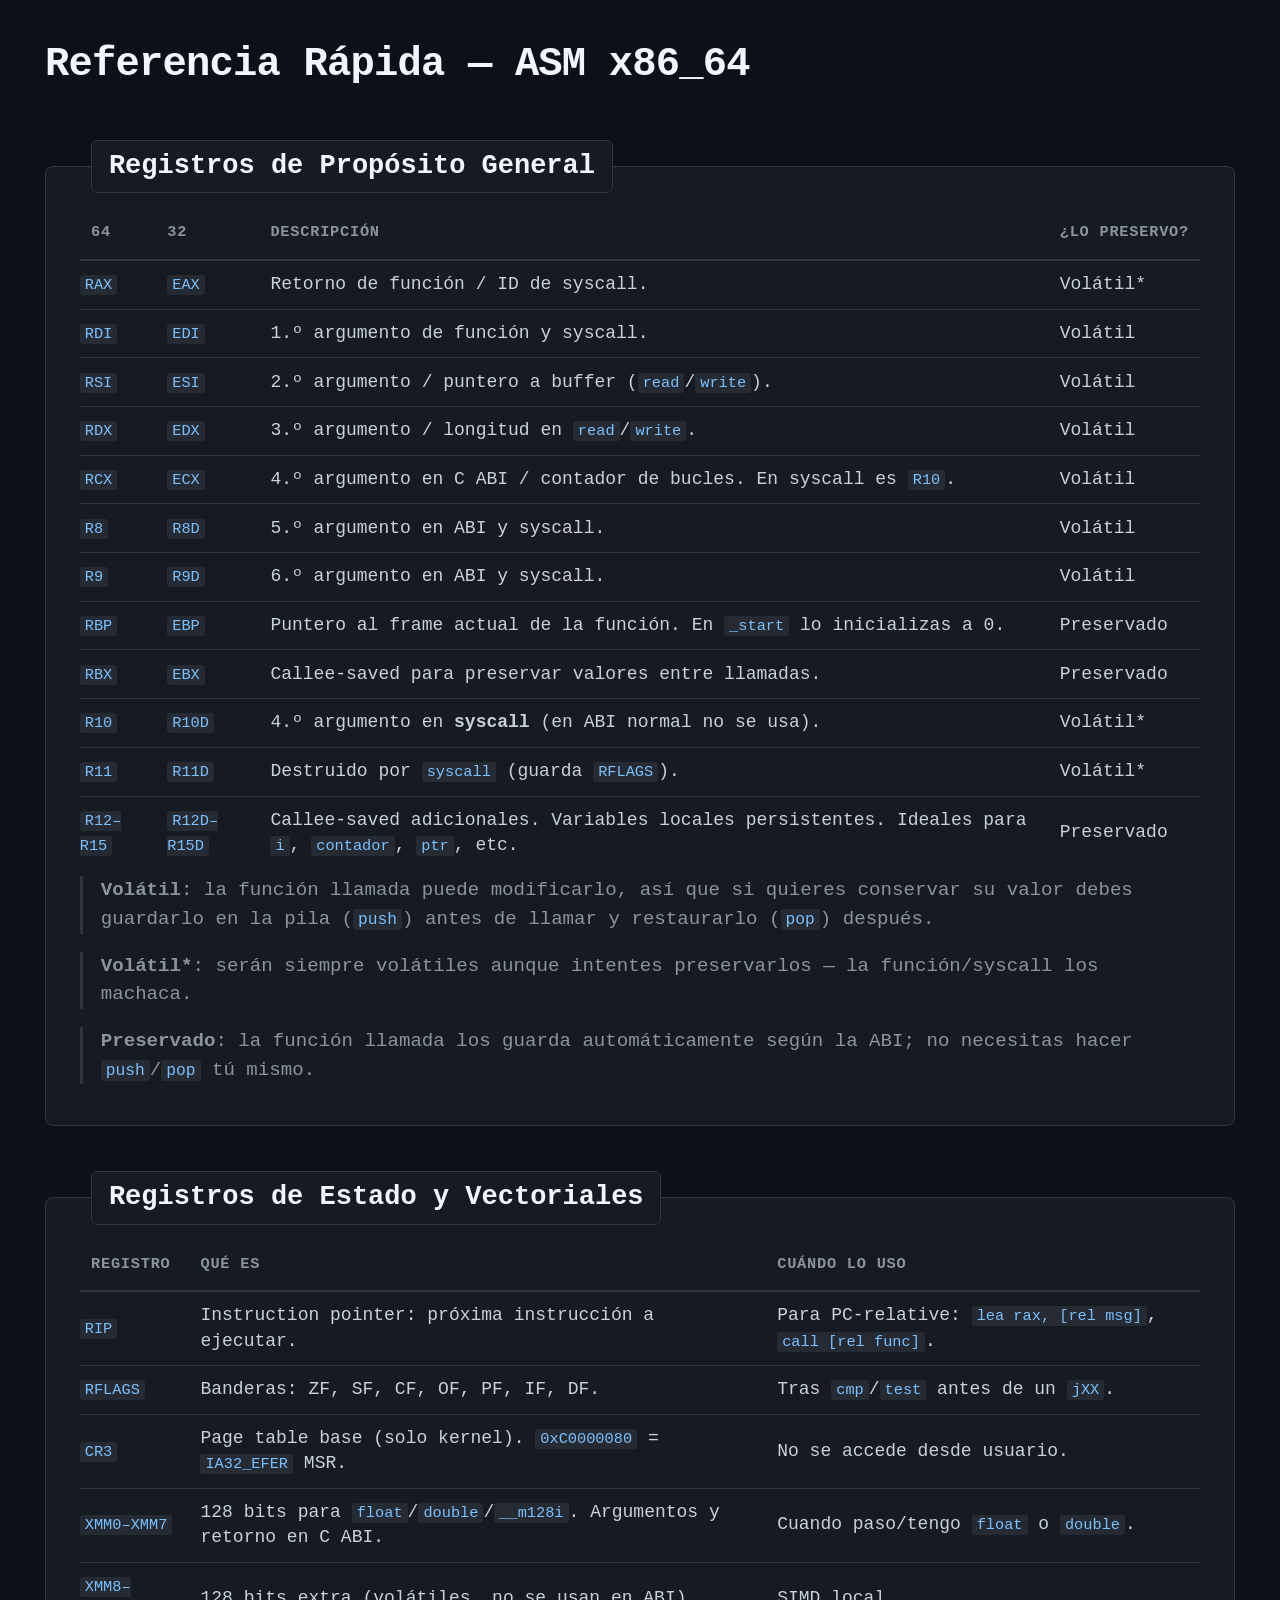
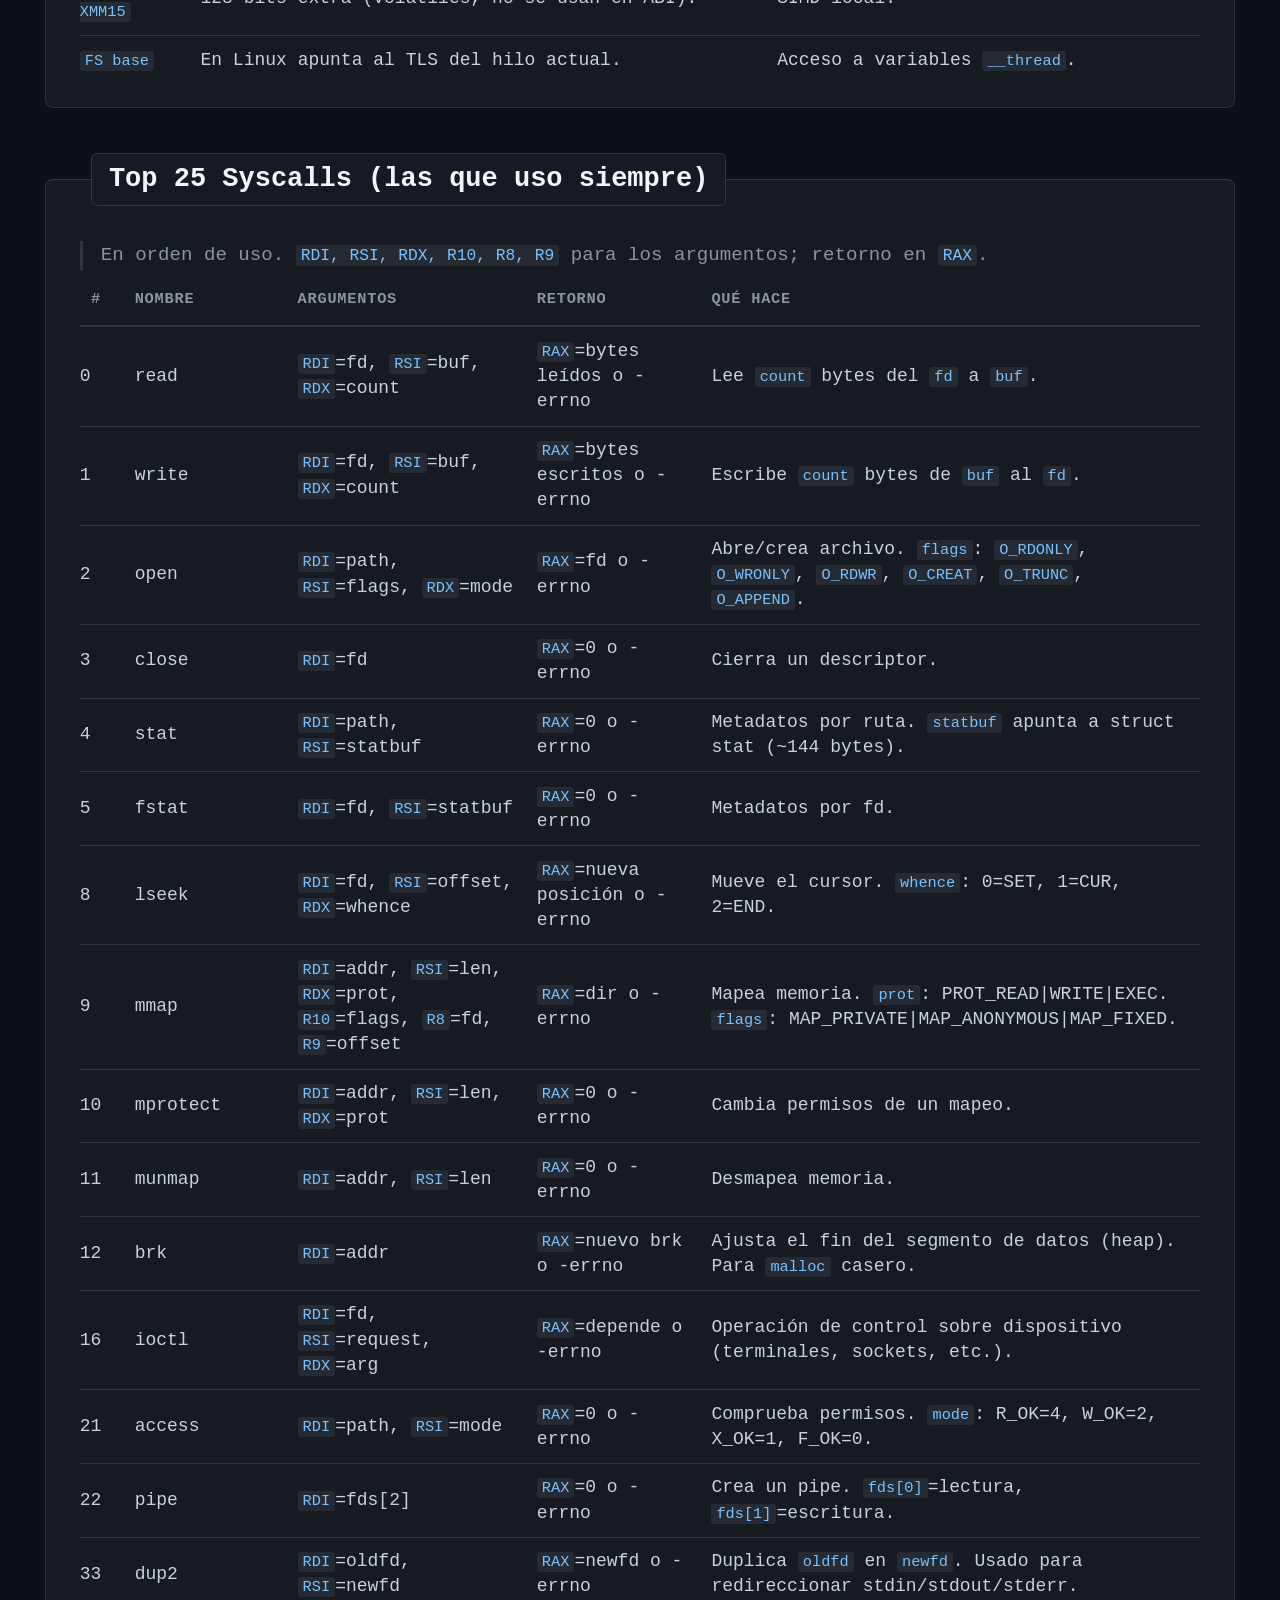
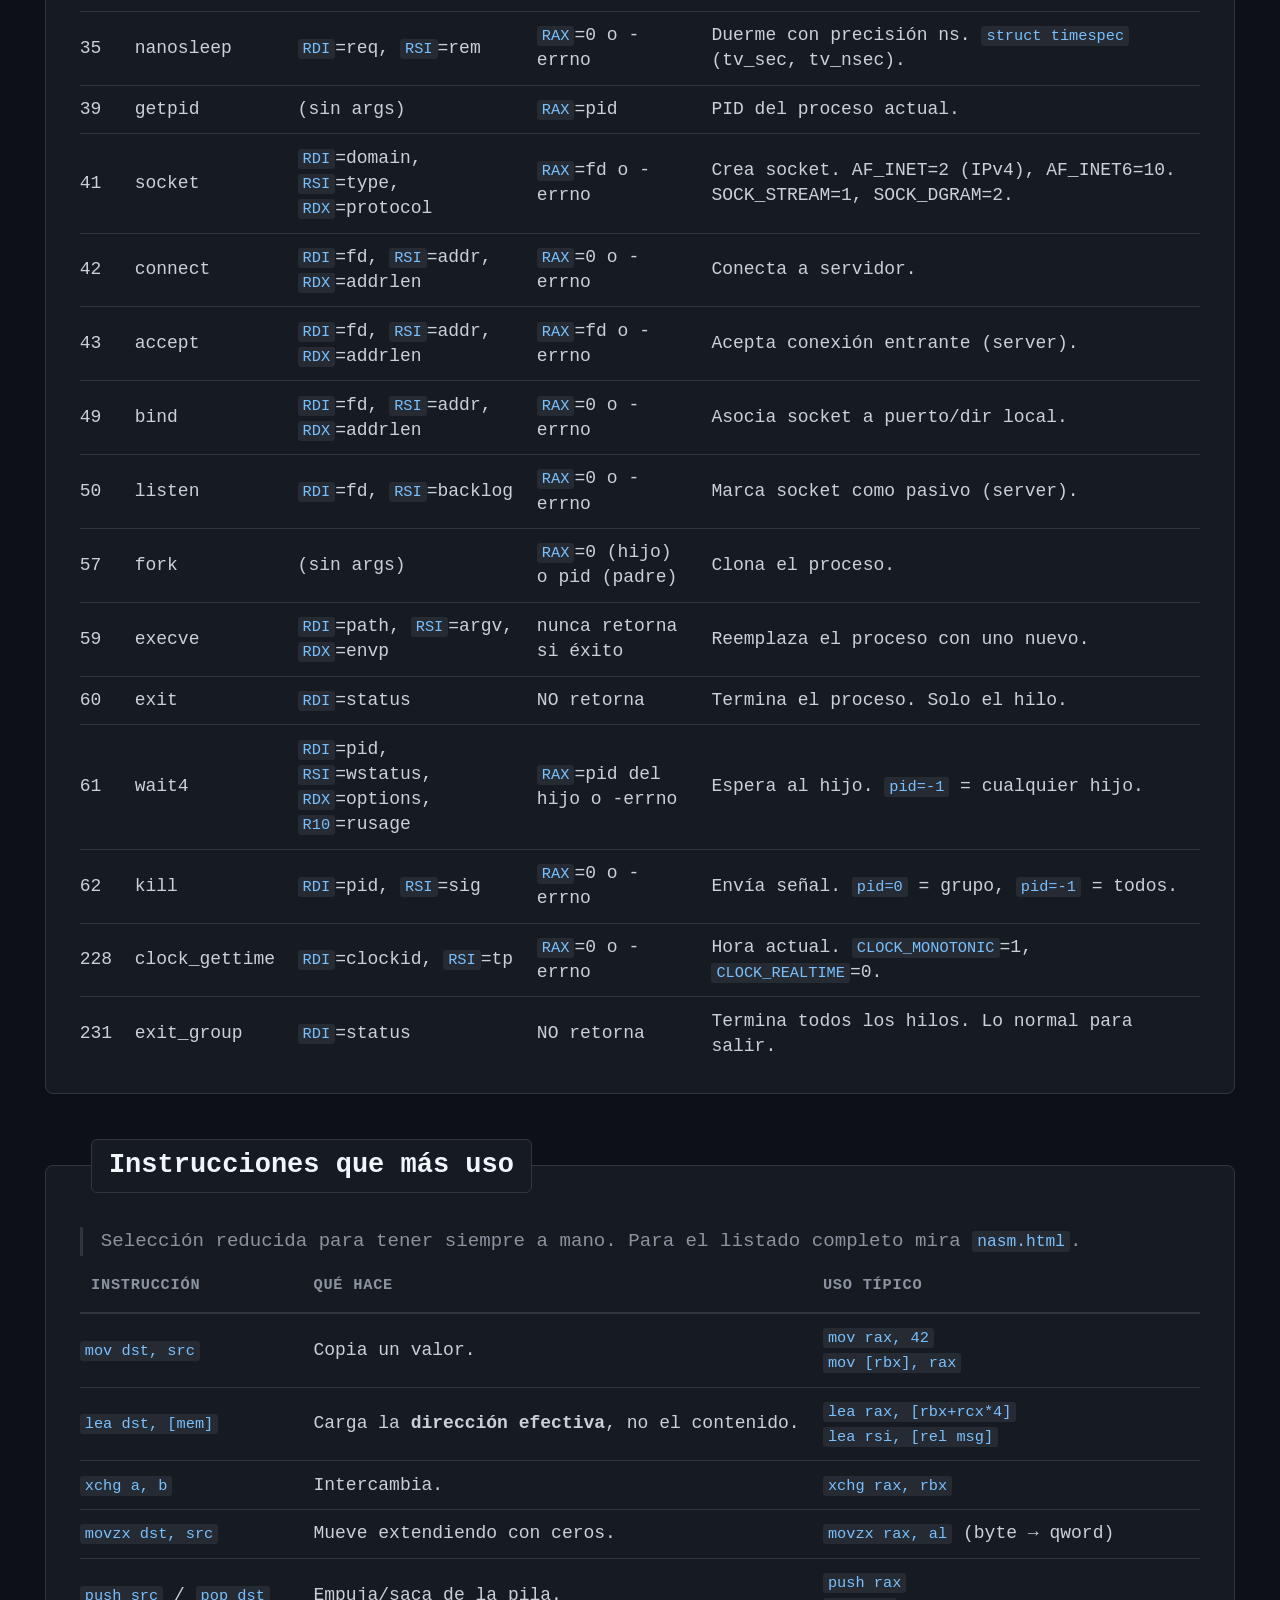
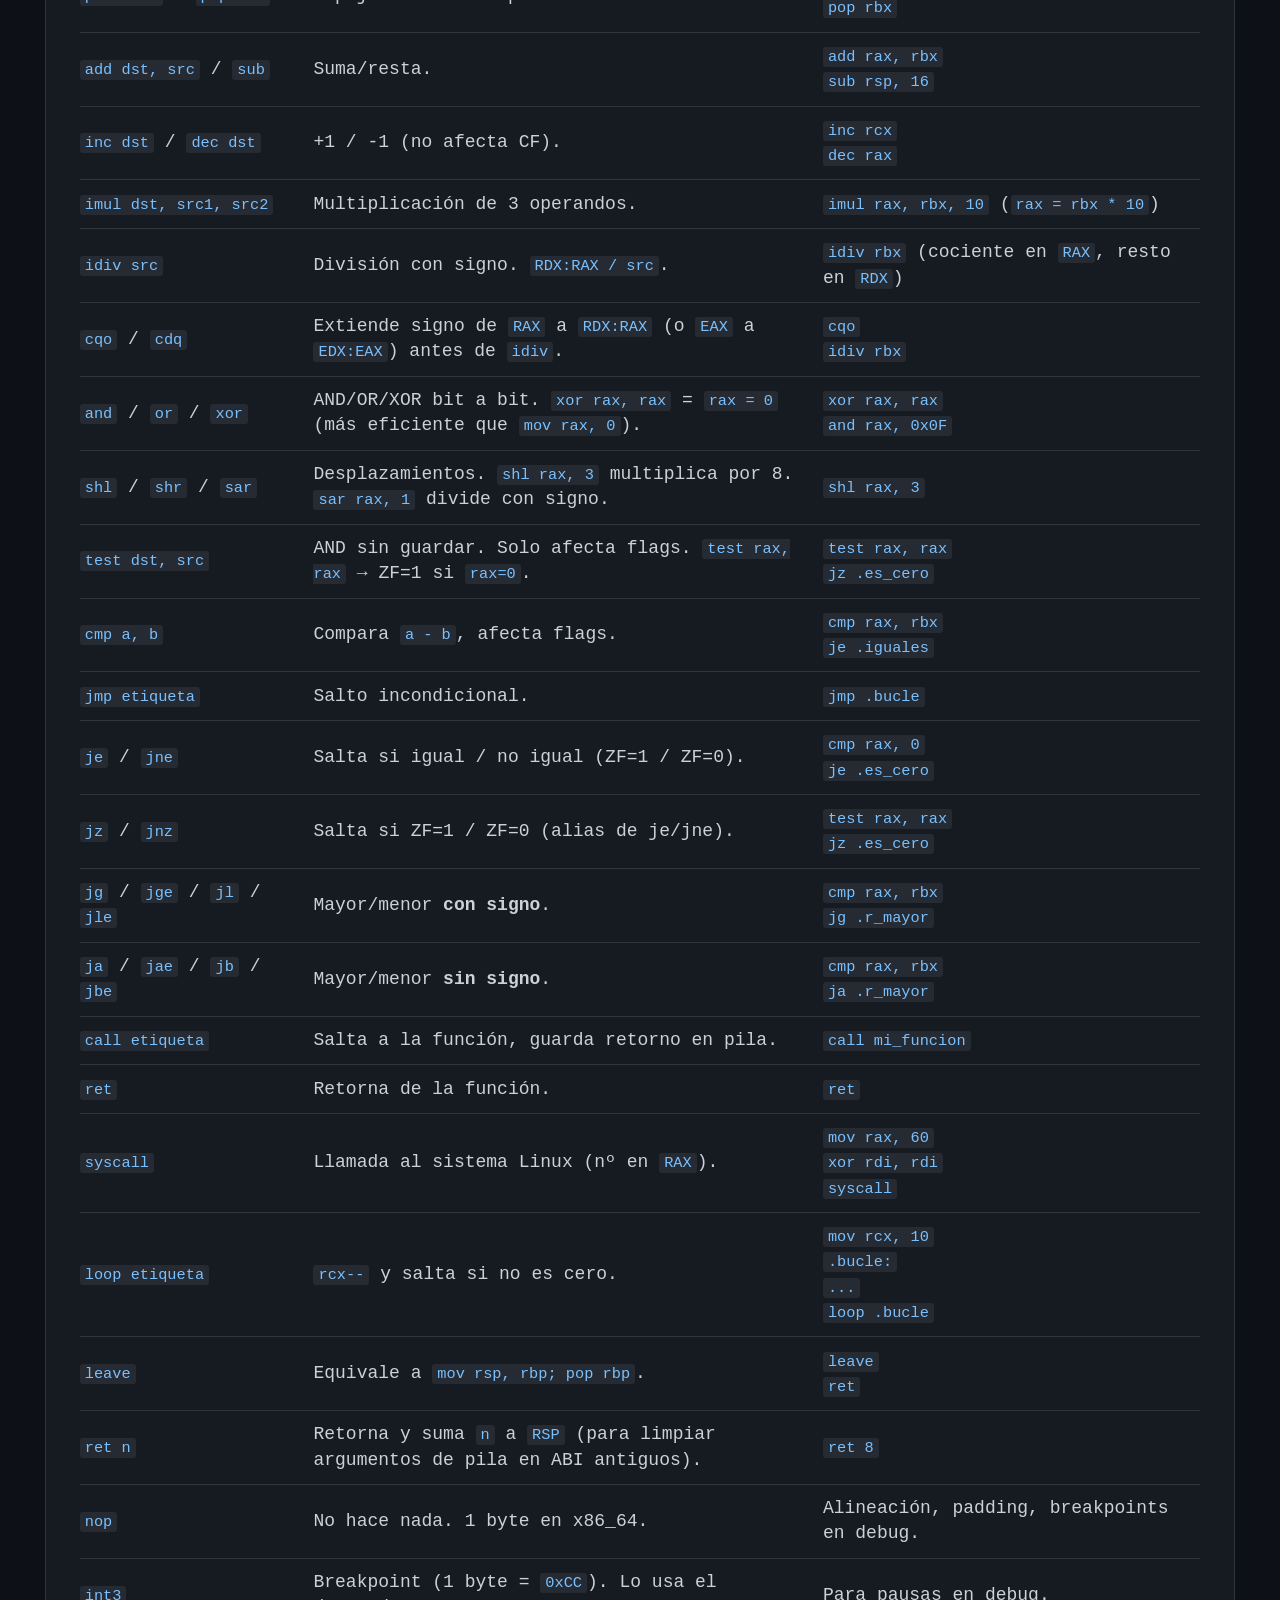
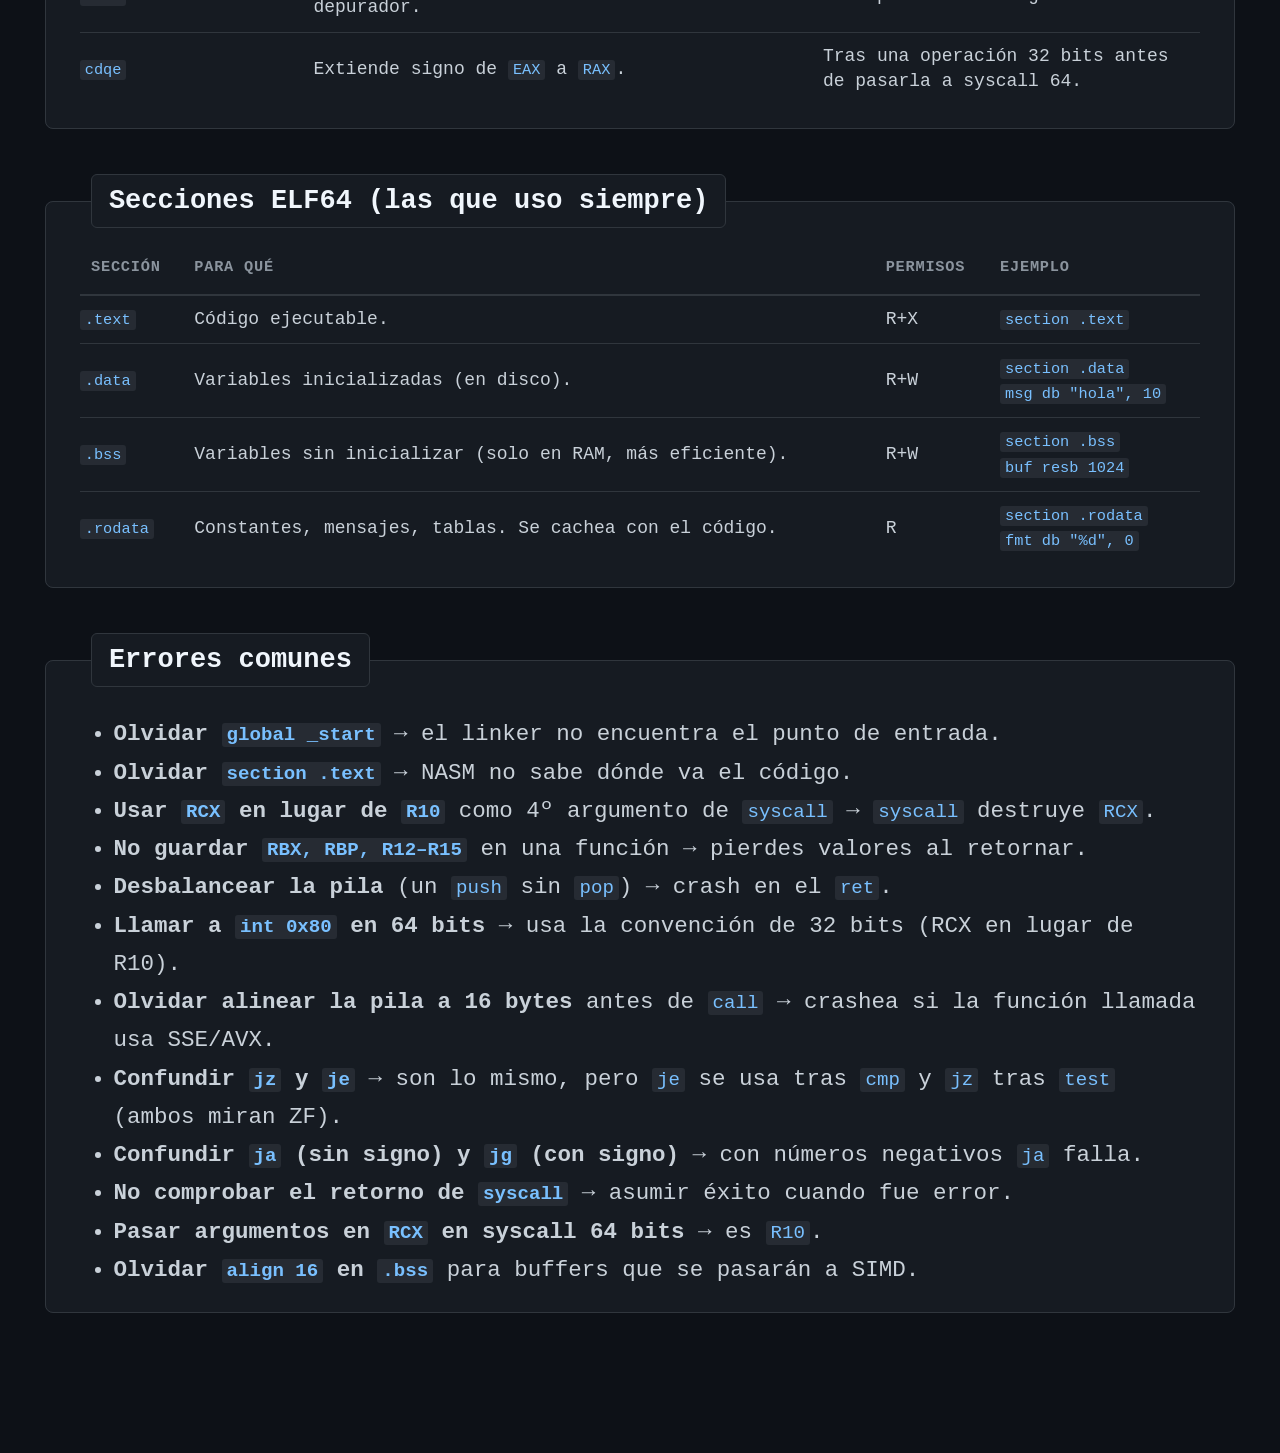
<file: common.html>
<!DOCTYPE html>
<html lang="es">
	<head>
		<meta charset="UTF-8">
		<meta name="viewport" content="width=device-width, initial-scale=1.0">
		<title>Referencia Rápida — ASM x86_64</title>
		<link rel="stylesheet" href="register_styles.css">
	</head>
	<body>

		<header id="header-main">
			<h1 id="title-main">Referencia Rápida — ASM x86_64</h1>
		</header>

		<main id="main-content">
			<fieldset id="section-regs" class="register-section">
				<legend id="legend-regs">Registros de Propósito General</legend>
				<table id="table-regs">
					<thead>
						<tr id="thead-regs">
							<th>64</th>
							<th>32</th>
							<th>Descripción</th>
							<th>¿Lo preservo?</th>
						</tr>
					</thead>
					<tbody>
						<tr><td><code>RAX</code></td><td><code>EAX</code></td><td>Retorno de función / ID de syscall.</td><td>Volátil*</td></tr>
						<tr><td><code>RDI</code></td><td><code>EDI</code></td><td>1.º argumento de función y syscall.</td><td>Volátil</td></tr>
						<tr><td><code>RSI</code></td><td><code>ESI</code></td><td>2.º argumento / puntero a buffer (<code>read</code>/<code>write</code>).</td><td>Volátil</td></tr>
						<tr><td><code>RDX</code></td><td><code>EDX</code></td><td>3.º argumento / longitud en <code>read</code>/<code>write</code>.</td><td>Volátil</td></tr>
						<tr><td><code>RCX</code></td><td><code>ECX</code></td><td>4.º argumento en C ABI / contador de bucles. En syscall es <code>R10</code>.</td><td>Volátil</td></tr>
						<tr><td><code>R8</code></td><td><code>R8D</code></td><td>5.º argumento en ABI y syscall.</td><td>Volátil</td></tr>
						<tr><td><code>R9</code></td><td><code>R9D</code></td><td>6.º argumento en ABI y syscall.</td><td>Volátil</td></tr>
						<tr><td><code>RBP</code></td><td><code>EBP</code></td><td>Puntero al frame actual de la función. En <code>_start</code> lo inicializas a 0.</td><td>Preservado</td></tr>
						<tr><td><code>RBX</code></td><td><code>EBX</code></td><td>Callee-saved para preservar valores entre llamadas.</td><td>Preservado</td></tr>
						<tr><td><code>R10</code></td><td><code>R10D</code></td><td>4.º argumento en <strong>syscall</strong> (en ABI normal no se usa).</td><td>Volátil*</td></tr>
						<tr><td><code>R11</code></td><td><code>R11D</code></td><td>Destruido por <code>syscall</code> (guarda <code>RFLAGS</code>).</td><td>Volátil*</td></tr>
						<tr><td><code>R12–R15</code></td><td><code>R12D–R15D</code></td><td>Callee-saved adicionales. Variables locales persistentes. Ideales para <code>i</code>, <code>contador</code>, <code>ptr</code>, etc.</td><td>Preservado</td></tr>
					</tbody>
				</table>
				<p class="nasm-note">
					<strong>Volátil</strong>: la función llamada puede modificarlo, así que si quieres conservar su valor debes guardarlo en la pila (<code>push</code>) antes de llamar y restaurarlo (<code>pop</code>) después.
				</p>
				<p class="nasm-note">
					<strong>Volátil*</strong>: serán siempre volátiles aunque intentes preservarlos — la función/syscall los machaca.
				</p>
				<p class="nasm-note">
					<strong>Preservado</strong>: la función llamada los guarda automáticamente según la ABI; no necesitas hacer <code>push</code>/<code>pop</code> tú mismo.
				</p>
			</fieldset>
			<fieldset id="section-special" class="register-section">
				<legend id="legend-special">Registros de Estado y Vectoriales</legend>
				<table id="table-special">
					<thead><tr><th>Registro</th><th>Qué es</th><th>Cuándo lo uso</th></tr></thead>
					<tbody>
						<tr><td><code>RIP</code></td><td>Instruction pointer: próxima instrucción a ejecutar.</td><td>Para PC-relative: <code>lea rax, [rel msg]</code>, <code>call [rel func]</code>.</td></tr>
						<tr><td><code>RFLAGS</code></td><td>Banderas: ZF, SF, CF, OF, PF, IF, DF.</td><td>Tras <code>cmp</code>/<code>test</code> antes de un <code>jXX</code>.</td></tr>
						<tr><td><code>CR3</code></td><td>Page table base (solo kernel). <code>0xC0000080</code> = <code>IA32_EFER</code> MSR.</td><td>No se accede desde usuario.</td></tr>
						<tr><td><code>XMM0–XMM7</code></td><td>128 bits para <code>float</code>/<code>double</code>/<code>__m128i</code>. Argumentos y retorno en C ABI.</td><td>Cuando paso/tengo <code>float</code> o <code>double</code>.</td></tr>
						<tr><td><code>XMM8–XMM15</code></td><td>128 bits extra (volátiles, no se usan en ABI).</td><td>SIMD local.</td></tr>
						<tr><td><code>FS base</code></td><td>En Linux apunta al TLS del hilo actual.</td><td>Acceso a variables <code>__thread</code>.</td></tr>
					</tbody>
				</table>
			</fieldset>
			<fieldset id="section-syscalls" class="register-section">
				<legend id="legend-sys">Top 25 Syscalls (las que uso siempre)</legend>
				<p class="nasm-note">En orden de uso. <code>RDI, RSI, RDX, R10, R8, R9</code> para los argumentos; retorno en <code>RAX</code>.</p>
				<table id="table-sys">
					<thead>
						<tr id="thead-sys">
							<th>#</th><th>Nombre</th><th>Argumentos</th><th>Retorno</th><th>Qué hace</th>
						</tr>
					</thead>
					<tbody>
						<tr id="sys-0"><td>0</td><td>read</td><td><code>RDI</code>=fd, <code>RSI</code>=buf, <code>RDX</code>=count</td><td><code>RAX</code>=bytes leídos o -errno</td><td>Lee <code>count</code> bytes del <code>fd</code> a <code>buf</code>.</td></tr>
						<tr id="sys-1"><td>1</td><td>write</td><td><code>RDI</code>=fd, <code>RSI</code>=buf, <code>RDX</code>=count</td><td><code>RAX</code>=bytes escritos o -errno</td><td>Escribe <code>count</code> bytes de <code>buf</code> al <code>fd</code>.</td></tr>
						<tr id="sys-2"><td>2</td><td>open</td><td><code>RDI</code>=path, <code>RSI</code>=flags, <code>RDX</code>=mode</td><td><code>RAX</code>=fd o -errno</td><td>Abre/crea archivo. <code>flags</code>: <code>O_RDONLY</code>, <code>O_WRONLY</code>, <code>O_RDWR</code>, <code>O_CREAT</code>, <code>O_TRUNC</code>, <code>O_APPEND</code>.</td></tr>
						<tr id="sys-3"><td>3</td><td>close</td><td><code>RDI</code>=fd</td><td><code>RAX</code>=0 o -errno</td><td>Cierra un descriptor.</td></tr>
						<tr id="sys-4"><td>4</td><td>stat</td><td><code>RDI</code>=path, <code>RSI</code>=statbuf</td><td><code>RAX</code>=0 o -errno</td><td>Metadatos por ruta. <code>statbuf</code> apunta a struct stat (~144 bytes).</td></tr>
						<tr id="sys-5"><td>5</td><td>fstat</td><td><code>RDI</code>=fd, <code>RSI</code>=statbuf</td><td><code>RAX</code>=0 o -errno</td><td>Metadatos por fd.</td></tr>
						<tr id="sys-8"><td>8</td><td>lseek</td><td><code>RDI</code>=fd, <code>RSI</code>=offset, <code>RDX</code>=whence</td><td><code>RAX</code>=nueva posición o -errno</td><td>Mueve el cursor. <code>whence</code>: 0=SET, 1=CUR, 2=END.</td></tr>
						<tr id="sys-9"><td>9</td><td>mmap</td><td><code>RDI</code>=addr, <code>RSI</code>=len, <code>RDX</code>=prot, <code>R10</code>=flags, <code>R8</code>=fd, <code>R9</code>=offset</td><td><code>RAX</code>=dir o -errno</td><td>Mapea memoria. <code>prot</code>: PROT_READ|WRITE|EXEC. <code>flags</code>: MAP_PRIVATE|MAP_ANONYMOUS|MAP_FIXED.</td></tr>
						<tr id="sys-10"><td>10</td><td>mprotect</td><td><code>RDI</code>=addr, <code>RSI</code>=len, <code>RDX</code>=prot</td><td><code>RAX</code>=0 o -errno</td><td>Cambia permisos de un mapeo.</td></tr>
						<tr id="sys-11"><td>11</td><td>munmap</td><td><code>RDI</code>=addr, <code>RSI</code>=len</td><td><code>RAX</code>=0 o -errno</td><td>Desmapea memoria.</td></tr>
						<tr id="sys-12"><td>12</td><td>brk</td><td><code>RDI</code>=addr</td><td><code>RAX</code>=nuevo brk o -errno</td><td>Ajusta el fin del segmento de datos (heap). Para <code>malloc</code> casero.</td></tr>
						<tr id="sys-16"><td>16</td><td>ioctl</td><td><code>RDI</code>=fd, <code>RSI</code>=request, <code>RDX</code>=arg</td><td><code>RAX</code>=depende o -errno</td><td>Operación de control sobre dispositivo (terminales, sockets, etc.).</td></tr>
						<tr id="sys-21"><td>21</td><td>access</td><td><code>RDI</code>=path, <code>RSI</code>=mode</td><td><code>RAX</code>=0 o -errno</td><td>Comprueba permisos. <code>mode</code>: R_OK=4, W_OK=2, X_OK=1, F_OK=0.</td></tr>
						<tr id="sys-22"><td>22</td><td>pipe</td><td><code>RDI</code>=fds[2]</td><td><code>RAX</code>=0 o -errno</td><td>Crea un pipe. <code>fds[0]</code>=lectura, <code>fds[1]</code>=escritura.</td></tr>
						<tr id="sys-33"><td>33</td><td>dup2</td><td><code>RDI</code>=oldfd, <code>RSI</code>=newfd</td><td><code>RAX</code>=newfd o -errno</td><td>Duplica <code>oldfd</code> en <code>newfd</code>. Usado para redireccionar stdin/stdout/stderr.</td></tr>
						<tr id="sys-35"><td>35</td><td>nanosleep</td><td><code>RDI</code>=req, <code>RSI</code>=rem</td><td><code>RAX</code>=0 o -errno</td><td>Duerme con precisión ns. <code>struct timespec</code> (tv_sec, tv_nsec).</td></tr>
						<tr id="sys-39"><td>39</td><td>getpid</td><td>(sin args)</td><td><code>RAX</code>=pid</td><td>PID del proceso actual.</td></tr>
						<tr id="sys-41"><td>41</td><td>socket</td><td><code>RDI</code>=domain, <code>RSI</code>=type, <code>RDX</code>=protocol</td><td><code>RAX</code>=fd o -errno</td><td>Crea socket. AF_INET=2 (IPv4), AF_INET6=10. SOCK_STREAM=1, SOCK_DGRAM=2.</td></tr>
						<tr id="sys-42"><td>42</td><td>connect</td><td><code>RDI</code>=fd, <code>RSI</code>=addr, <code>RDX</code>=addrlen</td><td><code>RAX</code>=0 o -errno</td><td>Conecta a servidor.</td></tr>
						<tr id="sys-43"><td>43</td><td>accept</td><td><code>RDI</code>=fd, <code>RSI</code>=addr, <code>RDX</code>=addrlen</td><td><code>RAX</code>=fd o -errno</td><td>Acepta conexión entrante (server).</td></tr>
						<tr id="sys-49"><td>49</td><td>bind</td><td><code>RDI</code>=fd, <code>RSI</code>=addr, <code>RDX</code>=addrlen</td><td><code>RAX</code>=0 o -errno</td><td>Asocia socket a puerto/dir local.</td></tr>
						<tr id="sys-50"><td>50</td><td>listen</td><td><code>RDI</code>=fd, <code>RSI</code>=backlog</td><td><code>RAX</code>=0 o -errno</td><td>Marca socket como pasivo (server).</td></tr>
						<tr id="sys-57"><td>57</td><td>fork</td><td>(sin args)</td><td><code>RAX</code>=0 (hijo) o pid (padre)</td><td>Clona el proceso.</td></tr>
						<tr id="sys-59"><td>59</td><td>execve</td><td><code>RDI</code>=path, <code>RSI</code>=argv, <code>RDX</code>=envp</td><td>nunca retorna si éxito</td><td>Reemplaza el proceso con uno nuevo.</td></tr>
						<tr id="sys-60"><td>60</td><td>exit</td><td><code>RDI</code>=status</td><td>NO retorna</td><td>Termina el proceso. Solo el hilo.</td></tr>
						<tr id="sys-61"><td>61</td><td>wait4</td><td><code>RDI</code>=pid, <code>RSI</code>=wstatus, <code>RDX</code>=options, <code>R10</code>=rusage</td><td><code>RAX</code>=pid del hijo o -errno</td><td>Espera al hijo. <code>pid=-1</code> = cualquier hijo.</td></tr>
						<tr id="sys-62"><td>62</td><td>kill</td><td><code>RDI</code>=pid, <code>RSI</code>=sig</td><td><code>RAX</code>=0 o -errno</td><td>Envía señal. <code>pid=0</code> = grupo, <code>pid=-1</code> = todos.</td></tr>
						<tr id="sys-228"><td>228</td><td>clock_gettime</td><td><code>RDI</code>=clockid, <code>RSI</code>=tp</td><td><code>RAX</code>=0 o -errno</td><td>Hora actual. <code>CLOCK_MONOTONIC</code>=1, <code>CLOCK_REALTIME</code>=0.</td></tr>
						<tr id="sys-231"><td>231</td><td>exit_group</td><td><code>RDI</code>=status</td><td>NO retorna</td><td>Termina todos los hilos. Lo normal para salir.</td></tr>
					</tbody>
				</table>
			</fieldset>
			<fieldset id="section-instr" class="register-section">
				<legend id="legend-instr">Instrucciones que más uso</legend>
				<p class="nasm-note">Selección reducida para tener siempre a mano. Para el listado completo mira <code>nasm.html</code>.</p>
				<table id="table-instr">
					<thead><tr><th>Instrucción</th><th>Qué hace</th><th>Uso típico</th></tr></thead>
					<tbody>
						<tr><td><code>mov dst, src</code></td><td>Copia un valor.</td><td><code>mov rax, 42</code><br><code>mov [rbx], rax</code></td></tr>
						<tr><td><code>lea dst, [mem]</code></td><td>Carga la <strong>dirección efectiva</strong>, no el contenido.</td><td><code>lea rax, [rbx+rcx*4]</code><br><code>lea rsi, [rel msg]</code></td></tr>
						<tr><td><code>xchg a, b</code></td><td>Intercambia.</td><td><code>xchg rax, rbx</code></td></tr>
						<tr><td><code>movzx dst, src</code></td><td>Mueve extendiendo con ceros.</td><td><code>movzx rax, al</code> (byte → qword)</td></tr>
						<tr><td><code>push src</code> / <code>pop dst</code></td><td>Empuja/saca de la pila.</td><td><code>push rax</code><br><code>pop rbx</code></td></tr>
						<tr><td><code>add dst, src</code> / <code>sub</code></td><td>Suma/resta.</td><td><code>add rax, rbx</code><br><code>sub rsp, 16</code></td></tr>
						<tr><td><code>inc dst</code> / <code>dec dst</code></td><td>+1 / -1 (no afecta CF).</td><td><code>inc rcx</code><br><code>dec rax</code></td></tr>
						<tr><td><code>imul dst, src1, src2</code></td><td>Multiplicación de 3 operandos.</td><td><code>imul rax, rbx, 10</code> (<code>rax = rbx * 10</code>)</td></tr>
						<tr><td><code>idiv src</code></td><td>División con signo. <code>RDX:RAX / src</code>.</td><td><code>idiv rbx</code> (cociente en <code>RAX</code>, resto en <code>RDX</code>)</td></tr>
						<tr><td><code>cqo</code> / <code>cdq</code></td><td>Extiende signo de <code>RAX</code> a <code>RDX:RAX</code> (o <code>EAX</code> a <code>EDX:EAX</code>) antes de <code>idiv</code>.</td><td><code>cqo</code><br><code>idiv rbx</code></td></tr>
						<tr><td><code>and</code> / <code>or</code> / <code>xor</code></td><td>AND/OR/XOR bit a bit. <code>xor rax, rax</code> = <code>rax = 0</code> (más eficiente que <code>mov rax, 0</code>).</td><td><code>xor rax, rax</code><br><code>and rax, 0x0F</code></td></tr>
						<tr><td><code>shl</code> / <code>shr</code> / <code>sar</code></td><td>Desplazamientos. <code>shl rax, 3</code> multiplica por 8. <code>sar rax, 1</code> divide con signo.</td><td><code>shl rax, 3</code></td></tr>
						<tr><td><code>test dst, src</code></td><td>AND sin guardar. Solo afecta flags. <code>test rax, rax</code> → ZF=1 si <code>rax=0</code>.</td><td><code>test rax, rax</code><br><code>jz .es_cero</code></td></tr>
						<tr><td><code>cmp a, b</code></td><td>Compara <code>a - b</code>, afecta flags.</td><td><code>cmp rax, rbx</code><br><code>je .iguales</code></td></tr>
						<tr><td><code>jmp etiqueta</code></td><td>Salto incondicional.</td><td><code>jmp .bucle</code></td></tr>
						<tr><td><code>je</code> / <code>jne</code></td><td>Salta si igual / no igual (ZF=1 / ZF=0).</td><td><code>cmp rax, 0</code><br><code>je .es_cero</code></td></tr>
						<tr><td><code>jz</code> / <code>jnz</code></td><td>Salta si ZF=1 / ZF=0 (alias de je/jne).</td><td><code>test rax, rax</code><br><code>jz .es_cero</code></td></tr>
						<tr><td><code>jg</code> / <code>jge</code> / <code>jl</code> / <code>jle</code></td><td>Mayor/menor <strong>con signo</strong>.</td><td><code>cmp rax, rbx</code><br><code>jg .r_mayor</code></td></tr>
						<tr><td><code>ja</code> / <code>jae</code> / <code>jb</code> / <code>jbe</code></td><td>Mayor/menor <strong>sin signo</strong>.</td><td><code>cmp rax, rbx</code><br><code>ja .r_mayor</code></td></tr>
						<tr><td><code>call etiqueta</code></td><td>Salta a la función, guarda retorno en pila.</td><td><code>call mi_funcion</code></td></tr>
						<tr><td><code>ret</code></td><td>Retorna de la función.</td><td><code>ret</code></td></tr>
						<tr><td><code>syscall</code></td><td>Llamada al sistema Linux (nº en <code>RAX</code>).</td><td><code>mov rax, 60</code><br><code>xor rdi, rdi</code><br><code>syscall</code></td></tr>
						<tr><td><code>loop etiqueta</code></td><td><code>rcx--</code> y salta si no es cero.</td><td><code>mov rcx, 10</code><br><code>.bucle:</code><br><code>...</code><br><code>loop .bucle</code></td></tr>
						<tr><td><code>leave</code></td><td>Equivale a <code>mov rsp, rbp; pop rbp</code>.</td><td><code>leave</code><br><code>ret</code></td></tr>
						<tr><td><code>ret n</code></td><td>Retorna y suma <code>n</code> a <code>RSP</code> (para limpiar argumentos de pila en ABI antiguos).</td><td><code>ret 8</code></td></tr>
						<tr><td><code>nop</code></td><td>No hace nada. 1 byte en x86_64.</td><td>Alineación, padding, breakpoints en debug.</td></tr>
						<tr><td><code>int3</code></td><td>Breakpoint (1 byte = <code>0xCC</code>). Lo usa el depurador.</td><td>Para pausas en debug.</td></tr>
						<tr><td><code>cdqe</code></td><td>Extiende signo de <code>EAX</code> a <code>RAX</code>.</td><td>Tras una operación 32 bits antes de pasarla a syscall 64.</td></tr>
					</tbody>
				</table>
			</fieldset>
			<fieldset id="section-elf" class="register-section">
				<legend id="legend-elf">Secciones ELF64 (las que uso siempre)</legend>
				<table id="table-elf">
					<thead><tr><th>Sección</th><th>Para qué</th><th>Permisos</th><th>Ejemplo</th></tr></thead>
					<tbody>
						<tr><td><code>.text</code></td><td>Código ejecutable.</td><td>R+X</td><td><code>section .text</code></td></tr>
						<tr><td><code>.data</code></td><td>Variables inicializadas (en disco).</td><td>R+W</td><td><code>section .data</code><br><code>msg db "hola", 10</code></td></tr>
						<tr><td><code>.bss</code></td><td>Variables sin inicializar (solo en RAM, más eficiente).</td><td>R+W</td><td><code>section .bss</code><br><code>buf resb 1024</code></td></tr>
						<tr><td><code>.rodata</code></td><td>Constantes, mensajes, tablas. Se cachea con el código.</td><td>R</td><td><code>section .rodata</code><br><code>fmt db "%d", 0</code></td></tr>
					</tbody>
				</table>
			</fieldset>
			<fieldset id="section-pit" class="register-section">
				<legend id="legend-pit">Errores comunes</legend>
				<ul style="padding-left:1.5rem;line-height:1.7">
					<li><strong>Olvidar <code>global _start</code></strong> → el linker no encuentra el punto de entrada.</li>
					<li><strong>Olvidar <code>section .text</code></strong> → NASM no sabe dónde va el código.</li>
					<li><strong>Usar <code>RCX</code> en lugar de <code>R10</code></strong> como 4º argumento de <code>syscall</code> → <code>syscall</code> destruye <code>RCX</code>.</li>
					<li><strong>No guardar <code>RBX, RBP, R12–R15</code></strong> en una función → pierdes valores al retornar.</li>
					<li><strong>Desbalancear la pila</strong> (un <code>push</code> sin <code>pop</code>) → crash en el <code>ret</code>.</li>
					<li><strong>Llamar a <code>int 0x80</code> en 64 bits</strong> → usa la convención de 32 bits (RCX en lugar de R10).</li>
					<li><strong>Olvidar alinear la pila a 16 bytes</strong> antes de <code>call</code> → crashea si la función llamada usa SSE/AVX.</li>
					<li><strong>Confundir <code>jz</code> y <code>je</code></strong> → son lo mismo, pero <code>je</code> se usa tras <code>cmp</code> y <code>jz</code> tras <code>test</code> (ambos miran ZF).</li>
					<li><strong>Confundir <code>ja</code> (sin signo) y <code>jg</code> (con signo)</strong> → con números negativos <code>ja</code> falla.</li>
					<li><strong>No comprobar el retorno de <code>syscall</code></strong> → asumir éxito cuando fue error.</li>
					<li><strong>Pasar argumentos en <code>RCX</code> en syscall 64 bits</strong> → es <code>R10</code>.</li>
					<li><strong>Olvidar <code>align 16</code> en <code>.bss</code></strong> para buffers que se pasarán a SIMD.</li>
				</ul>
			</fieldset>
		</main>
	</body>
</html>
</file>
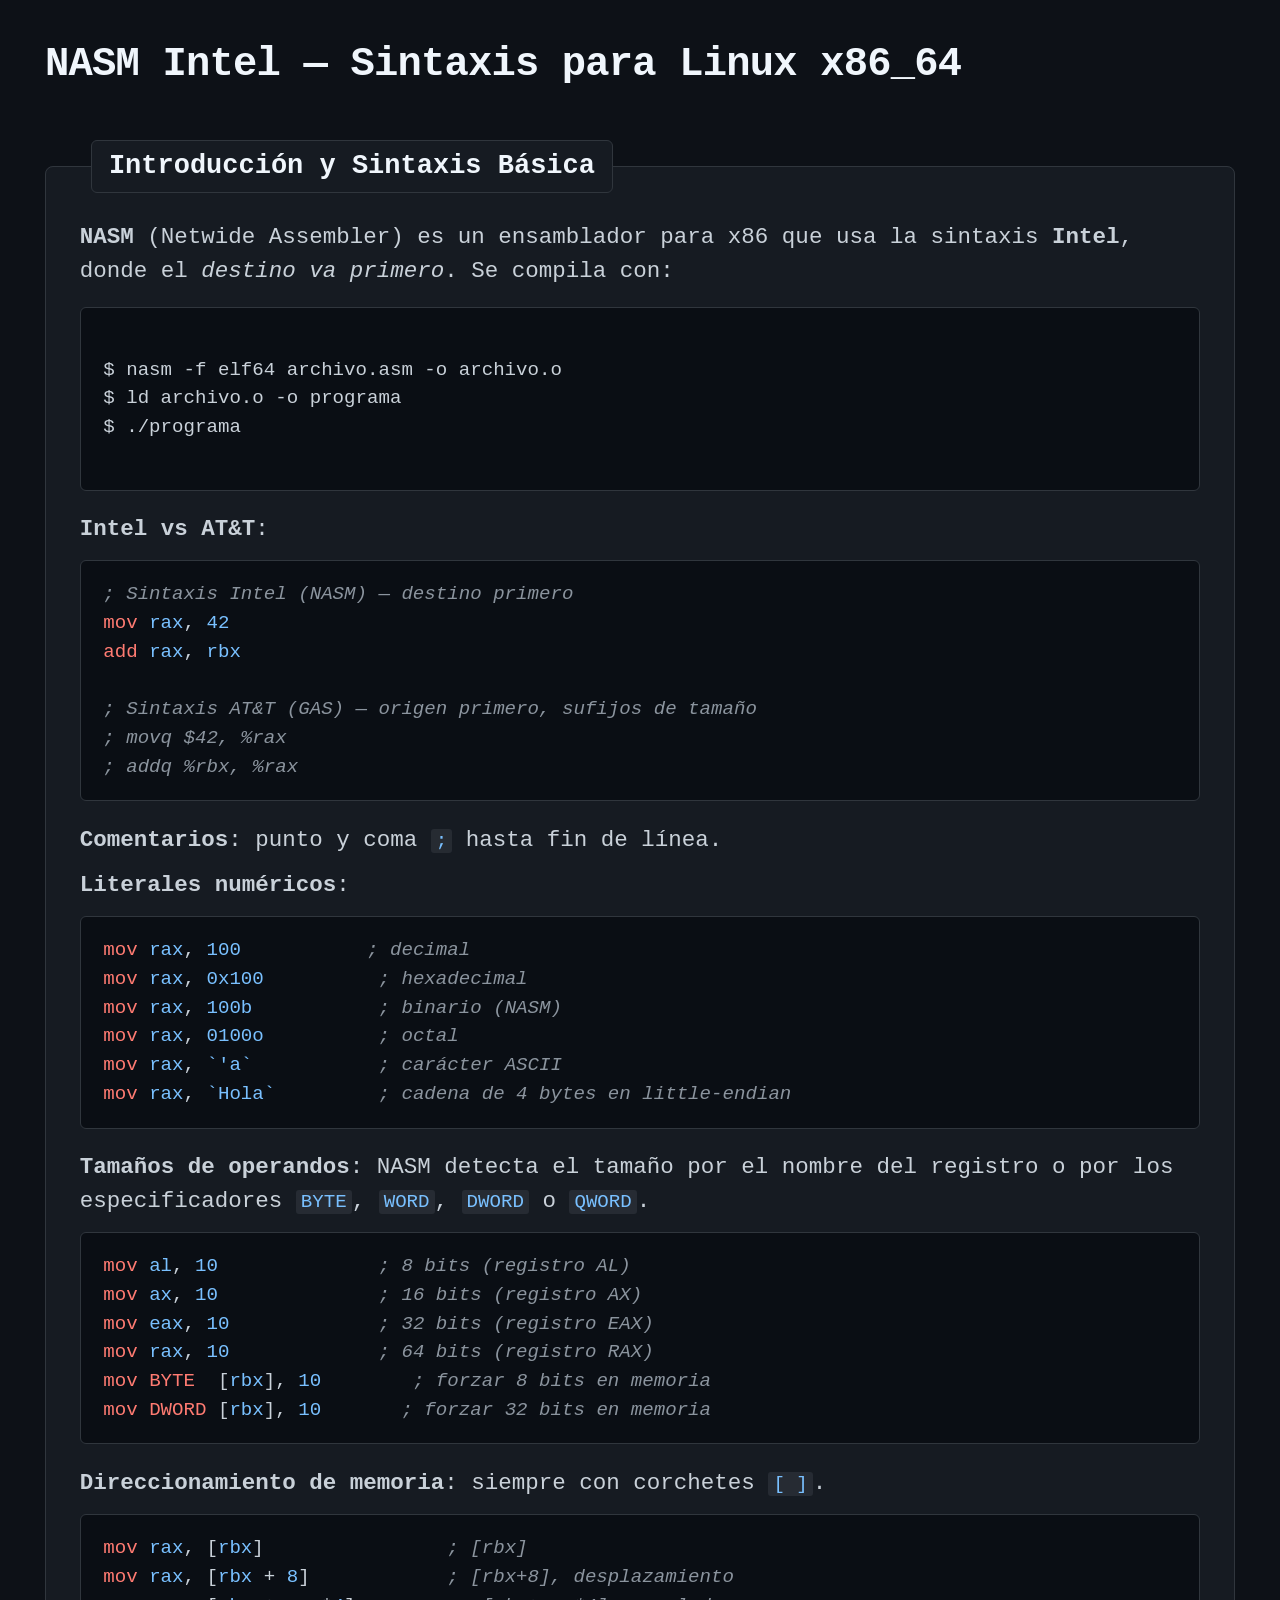
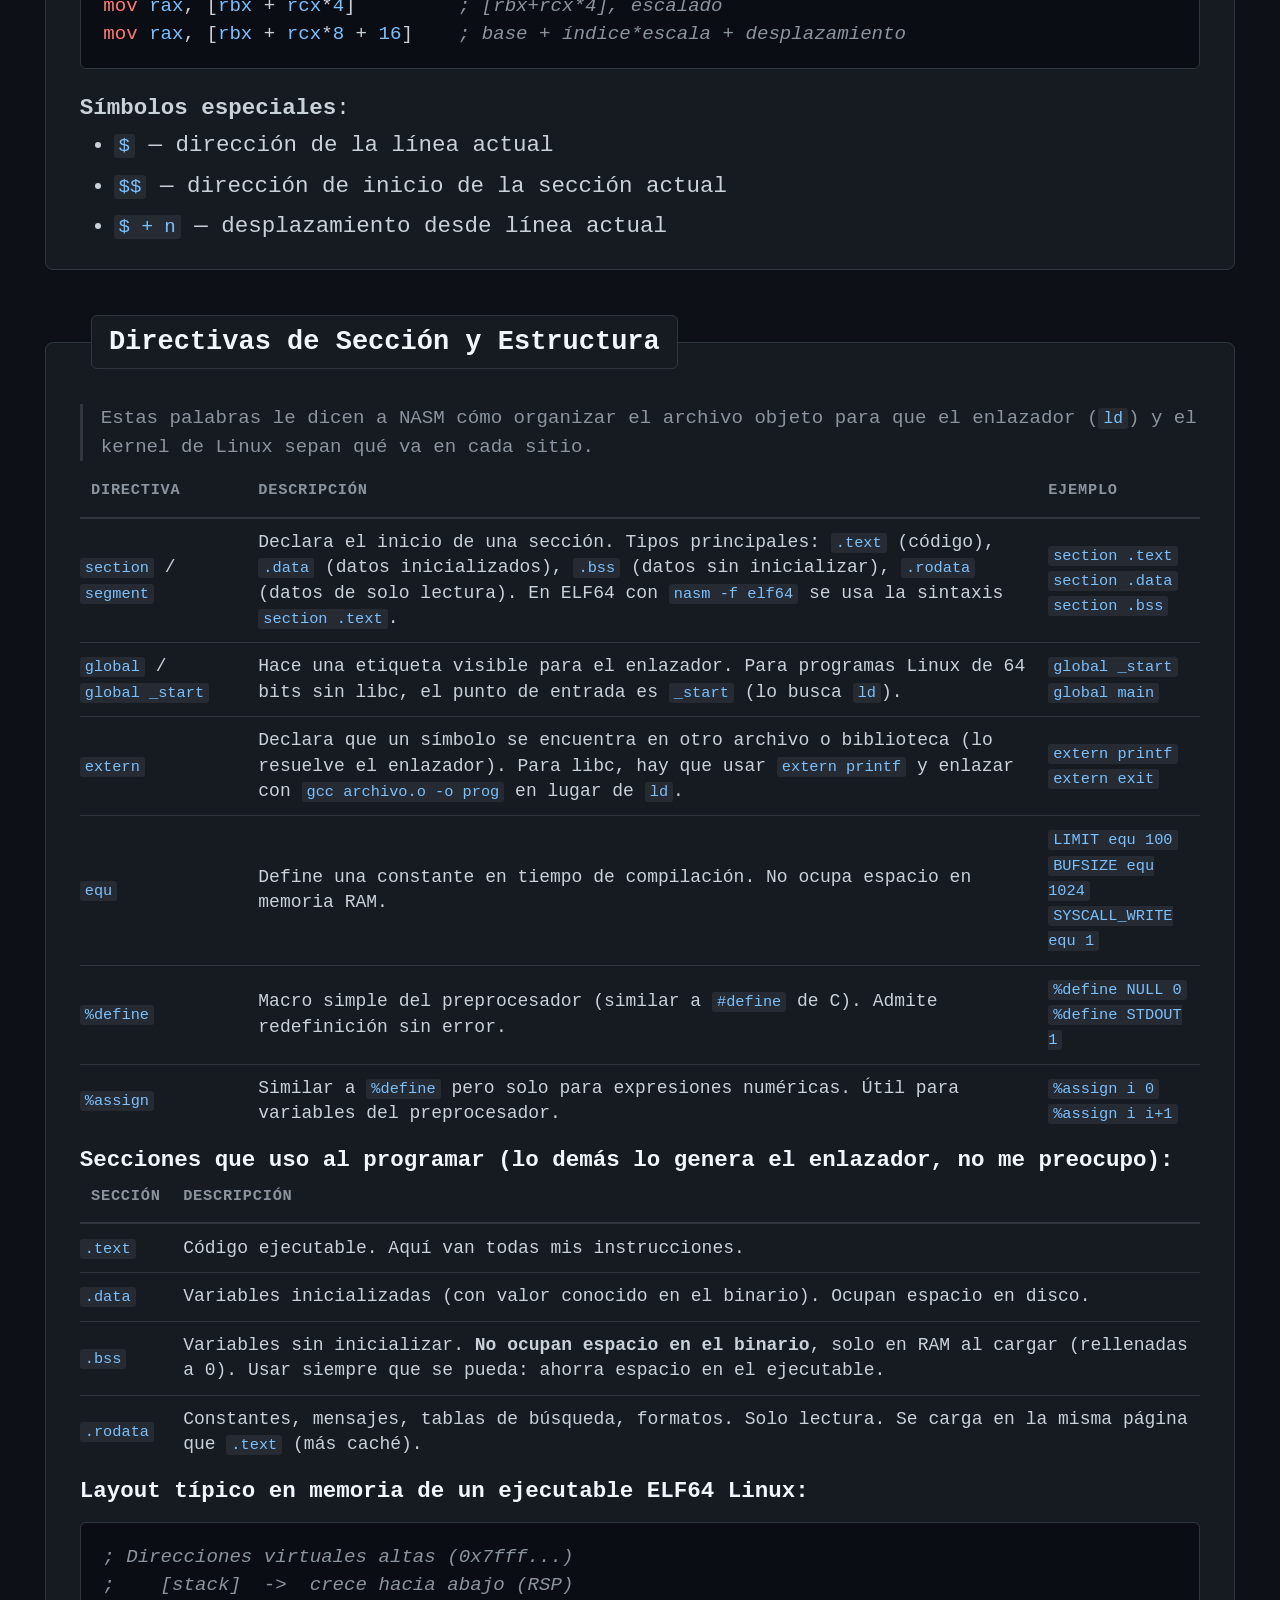
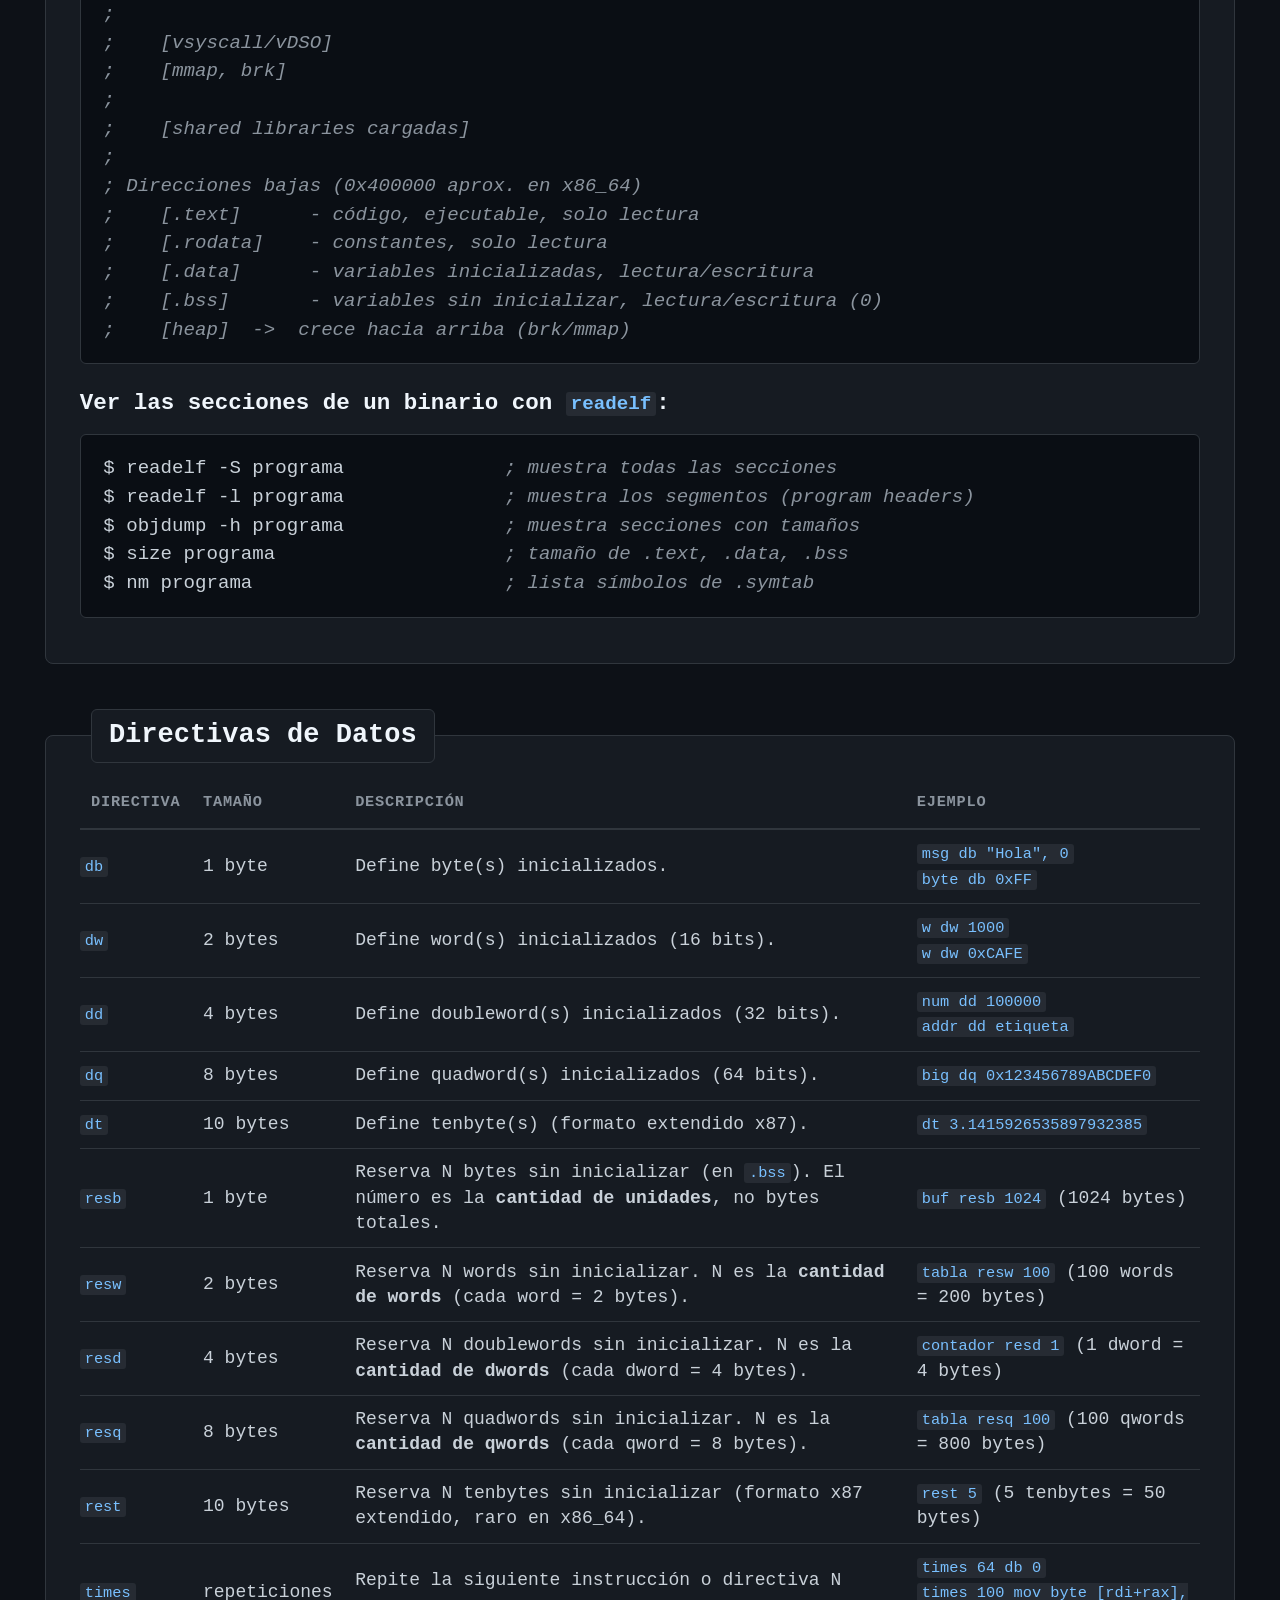
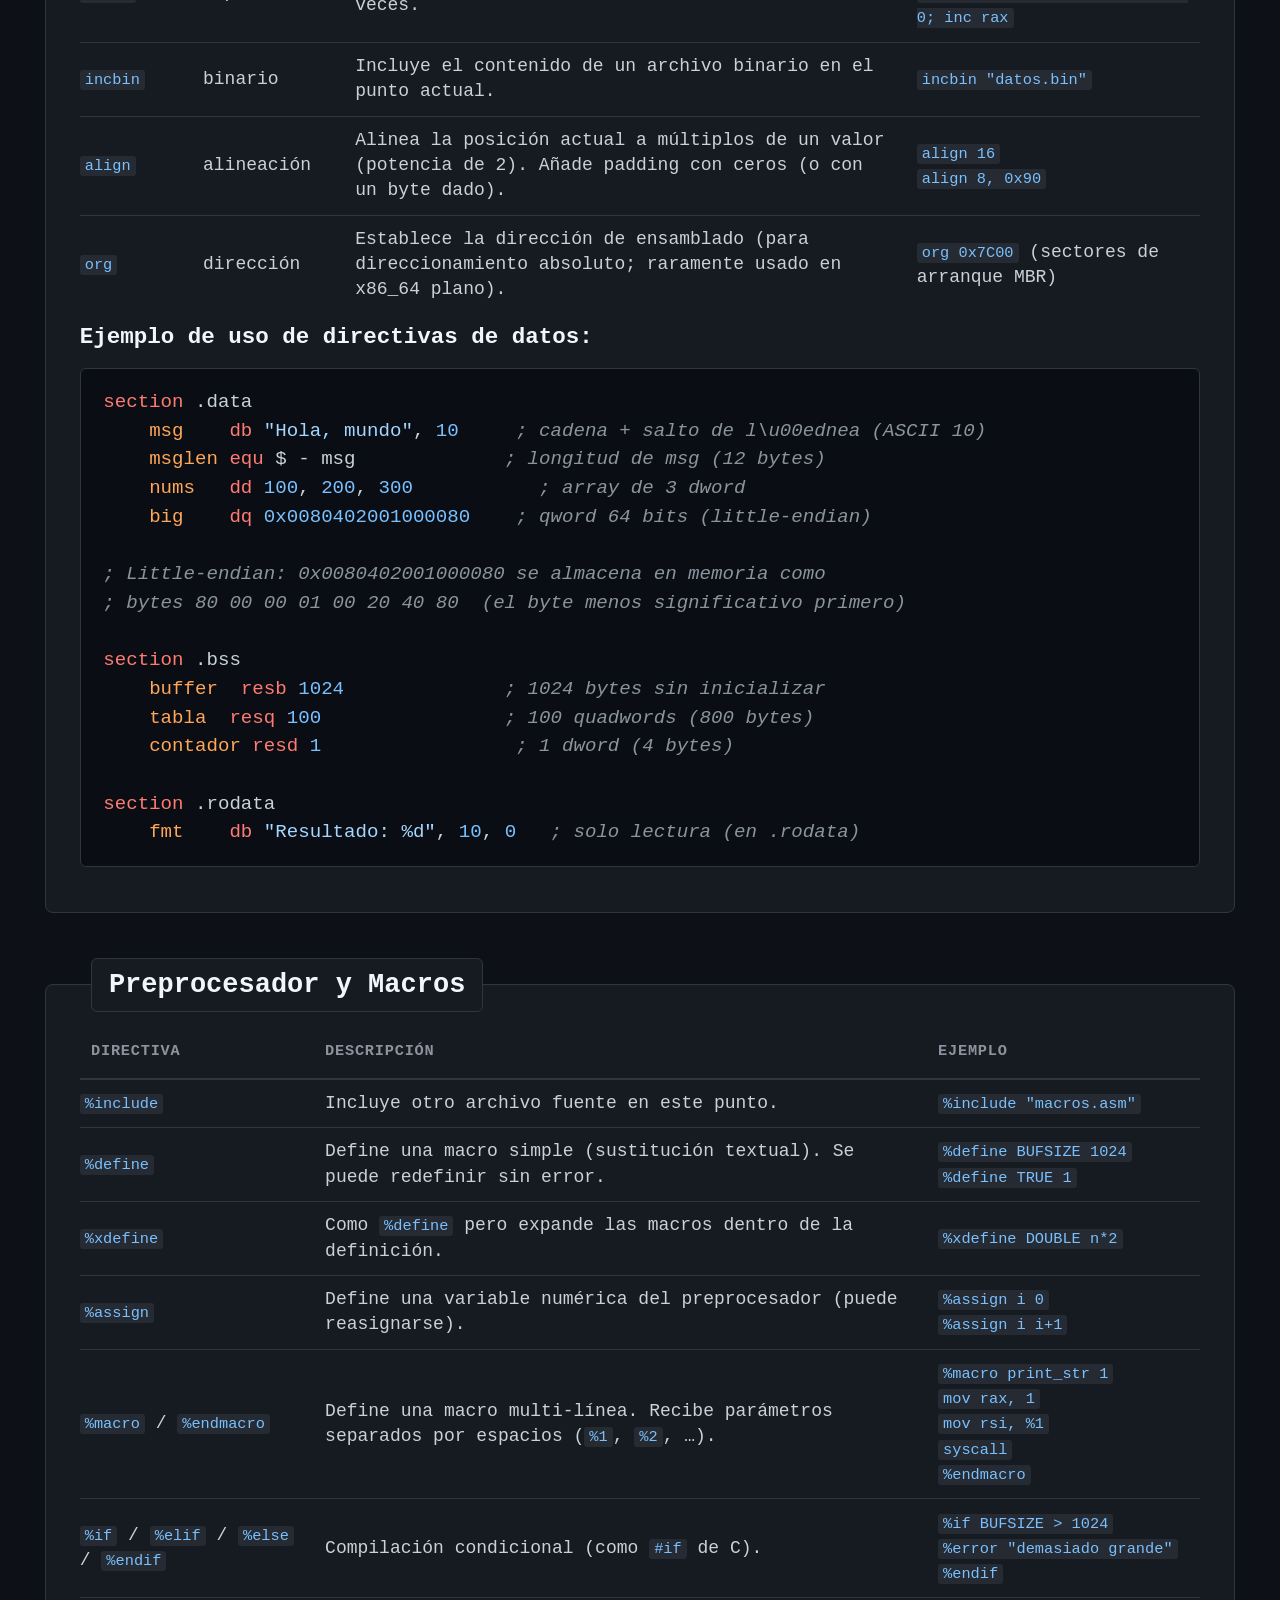
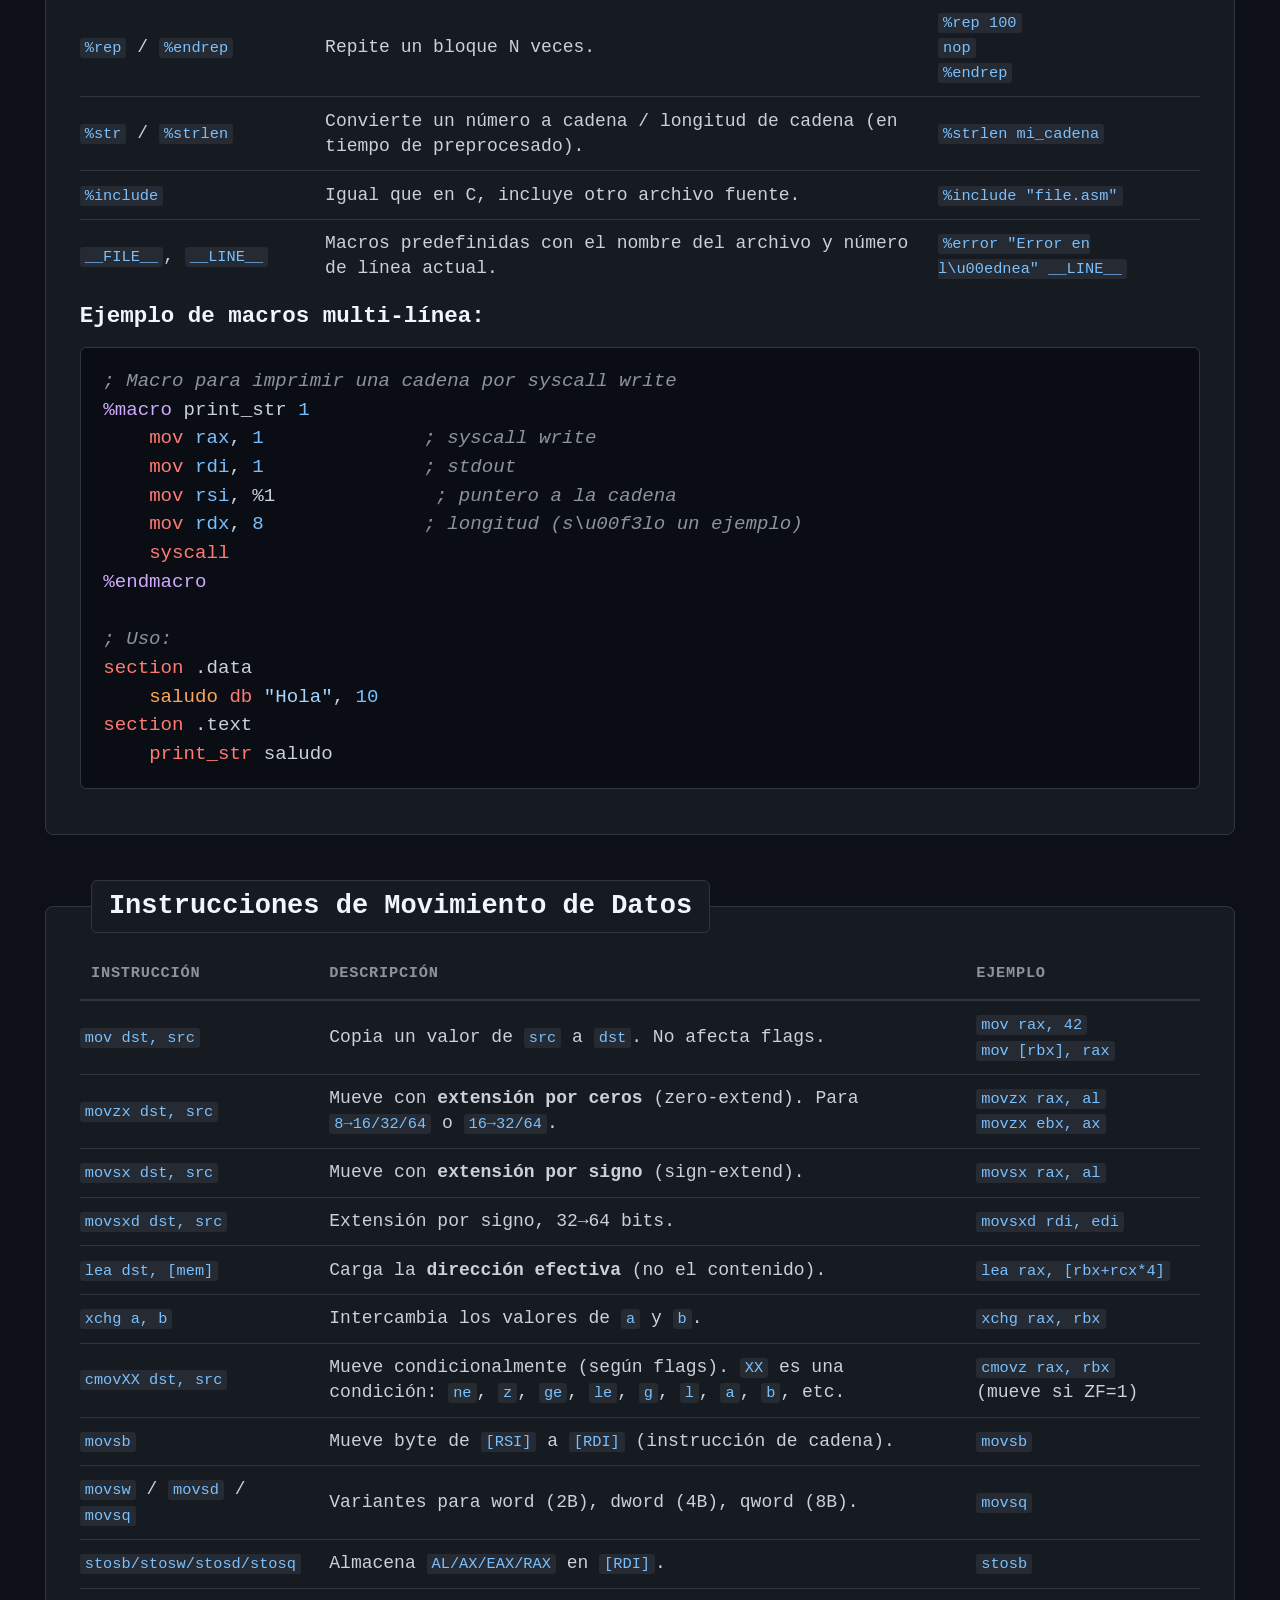
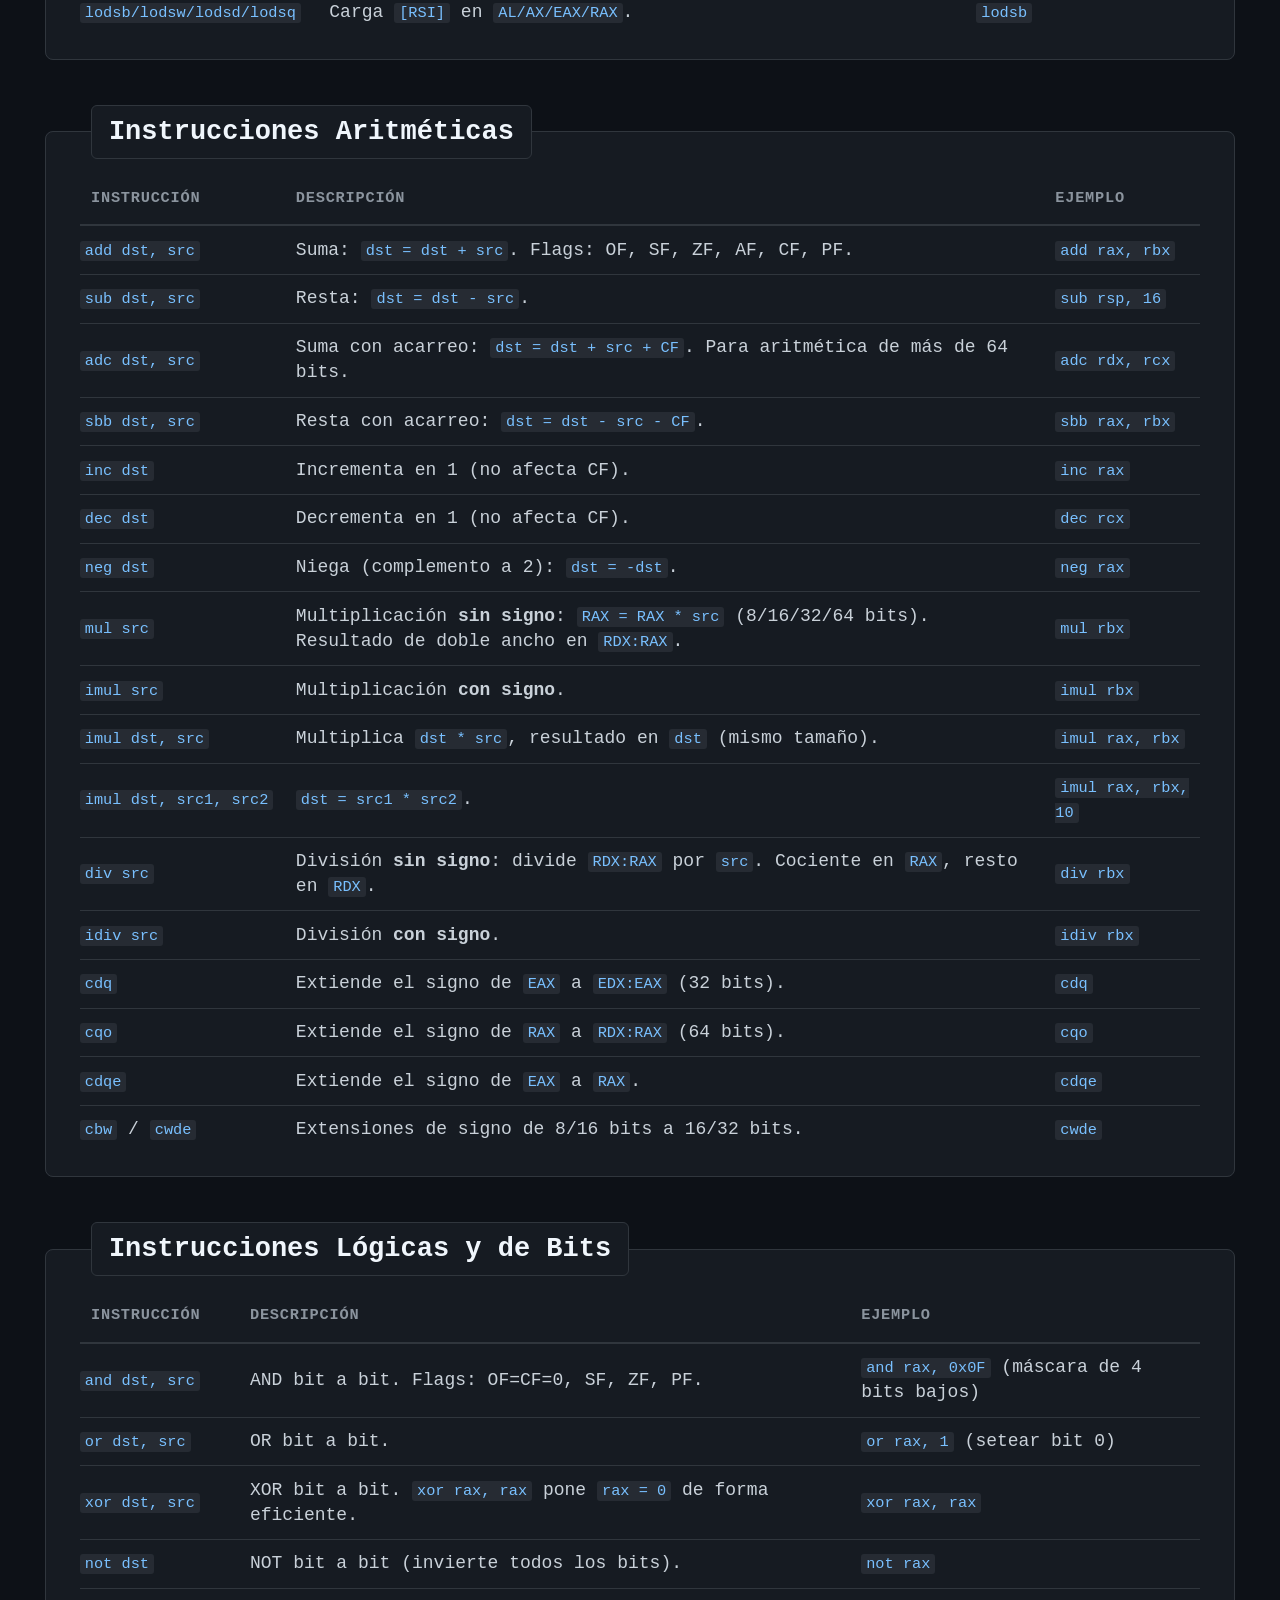
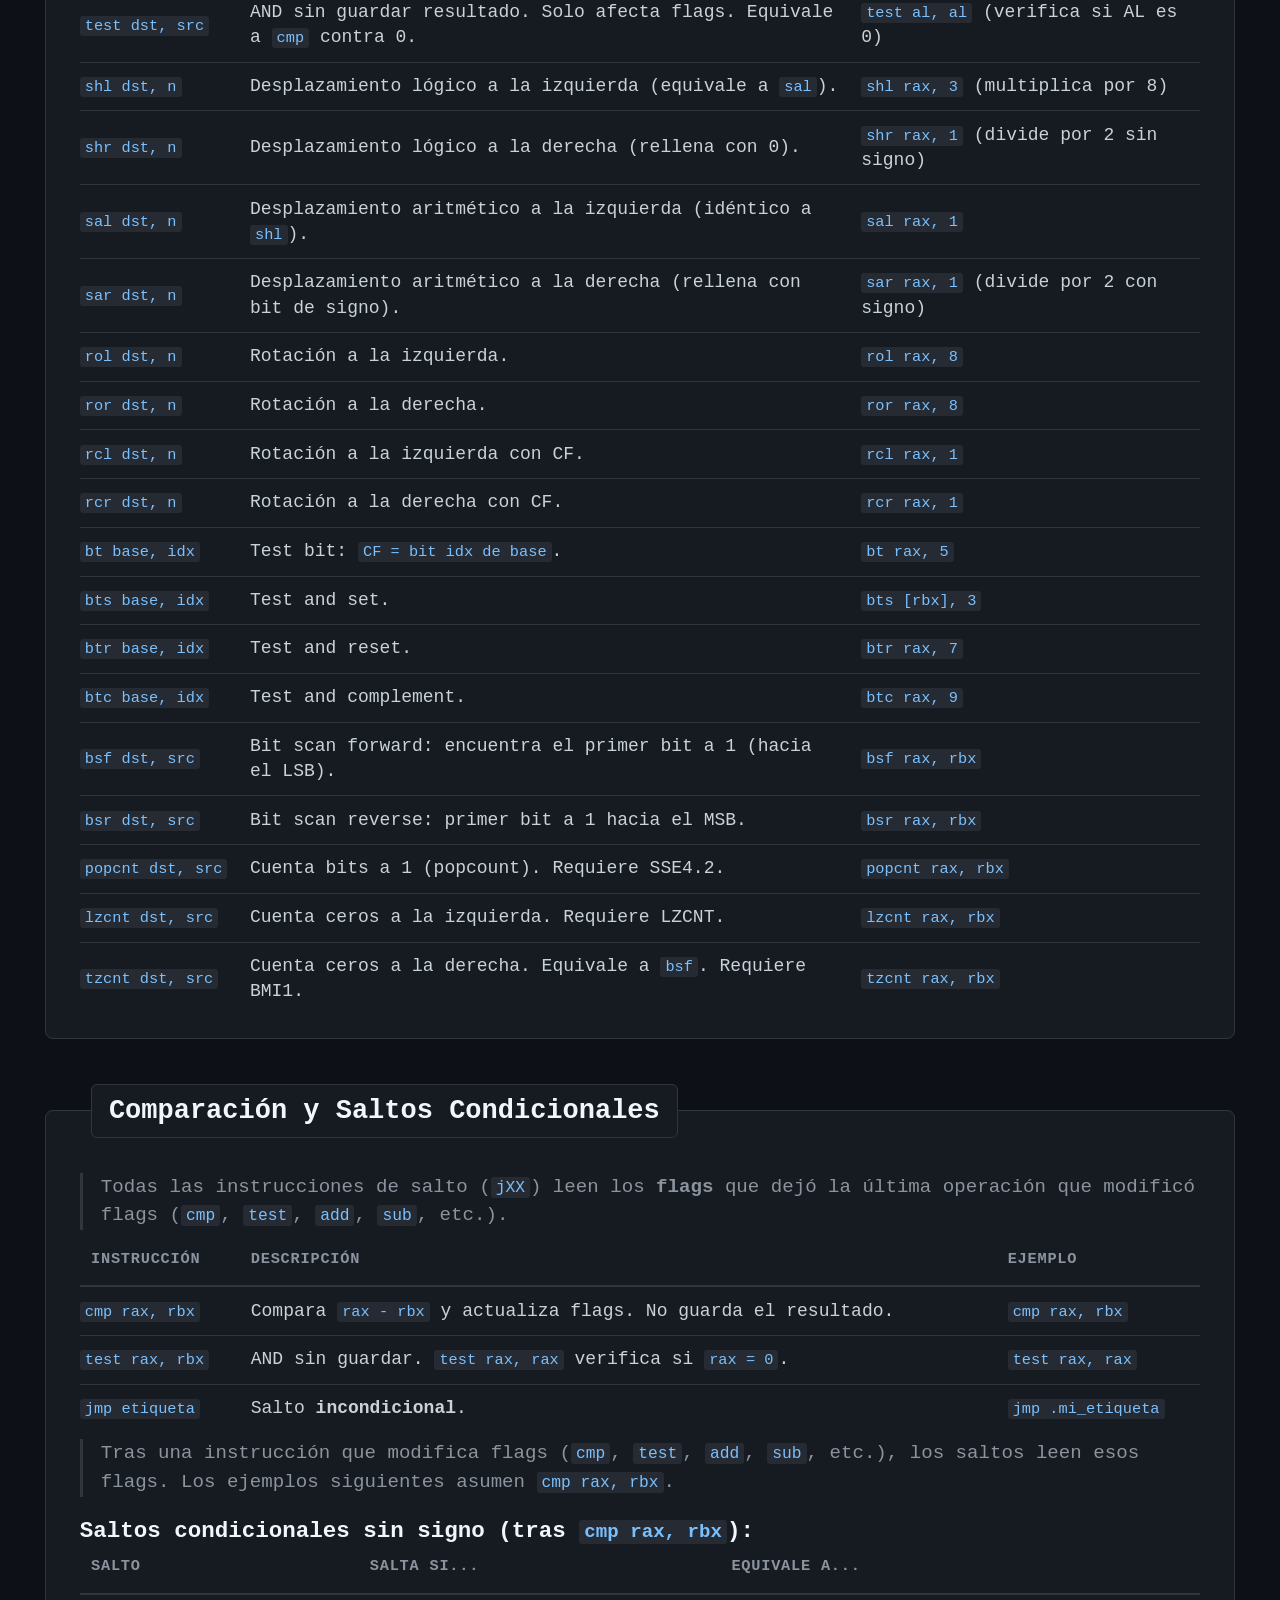
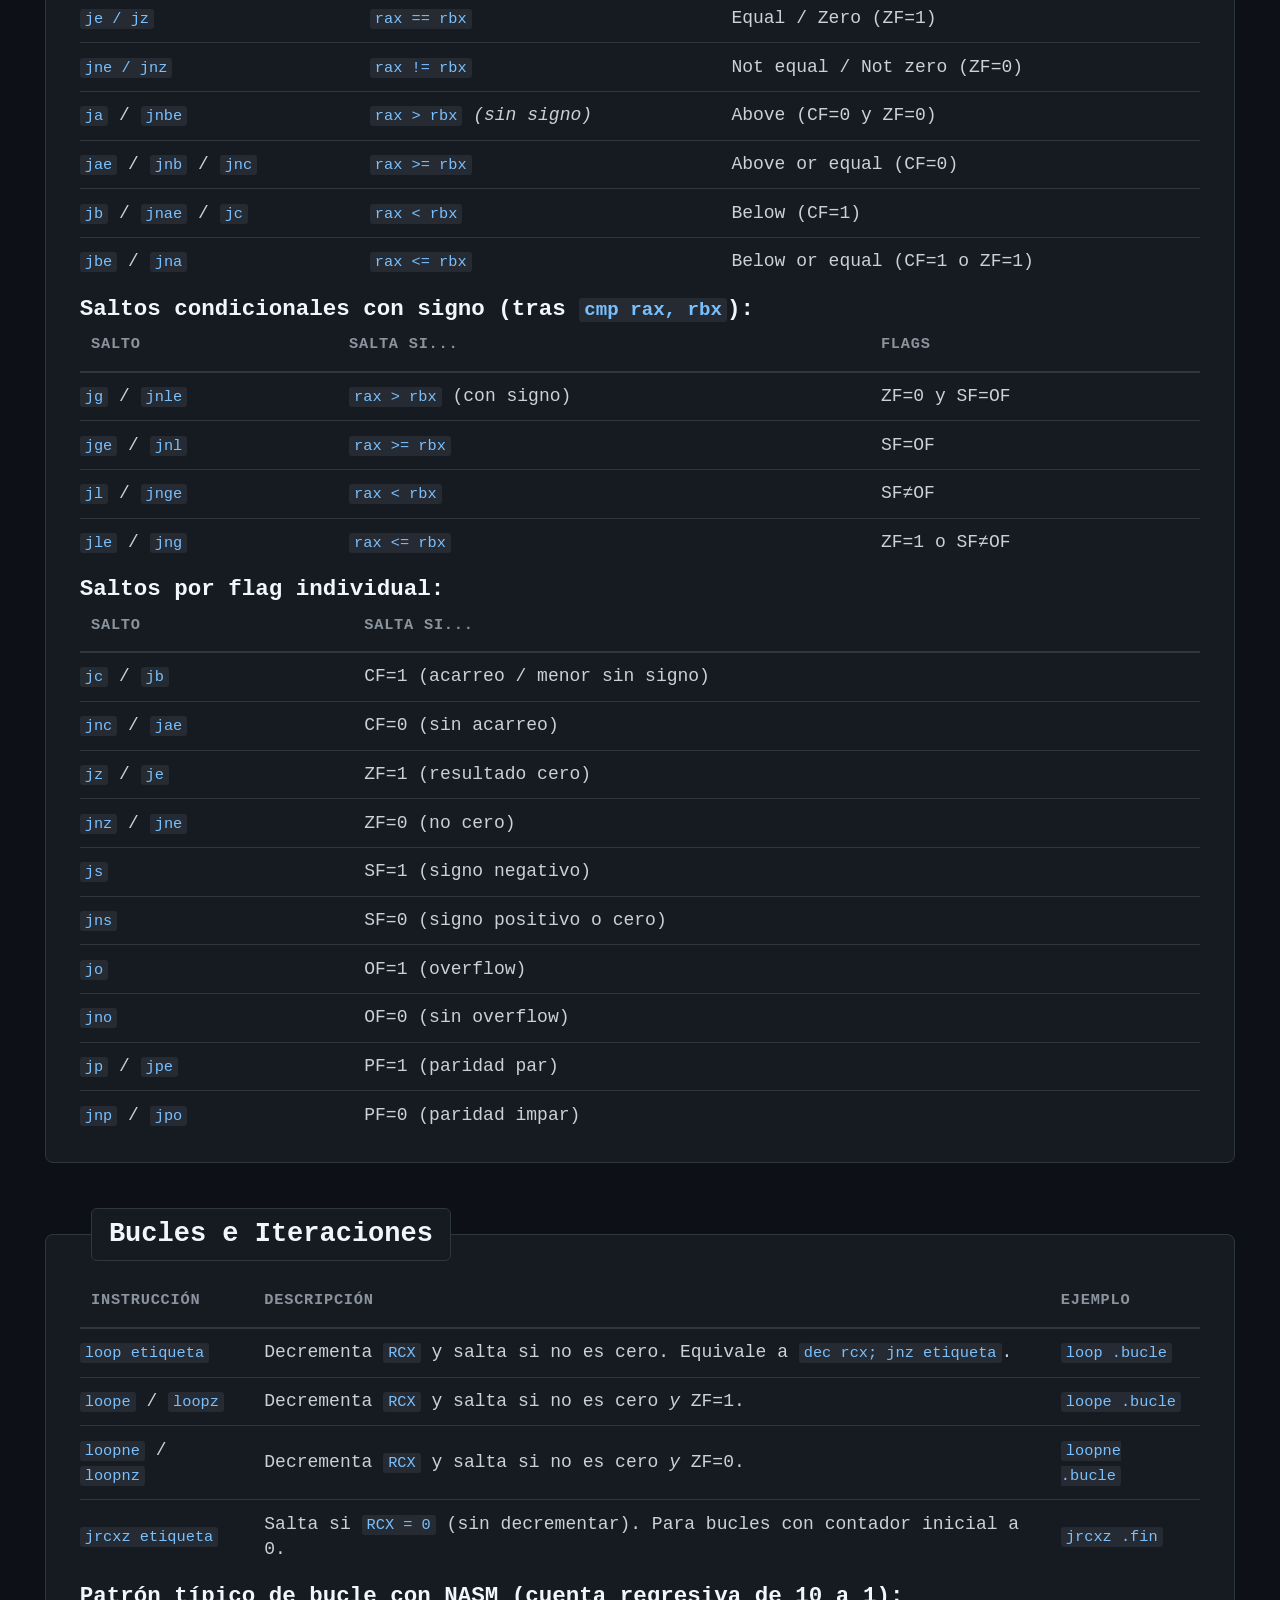
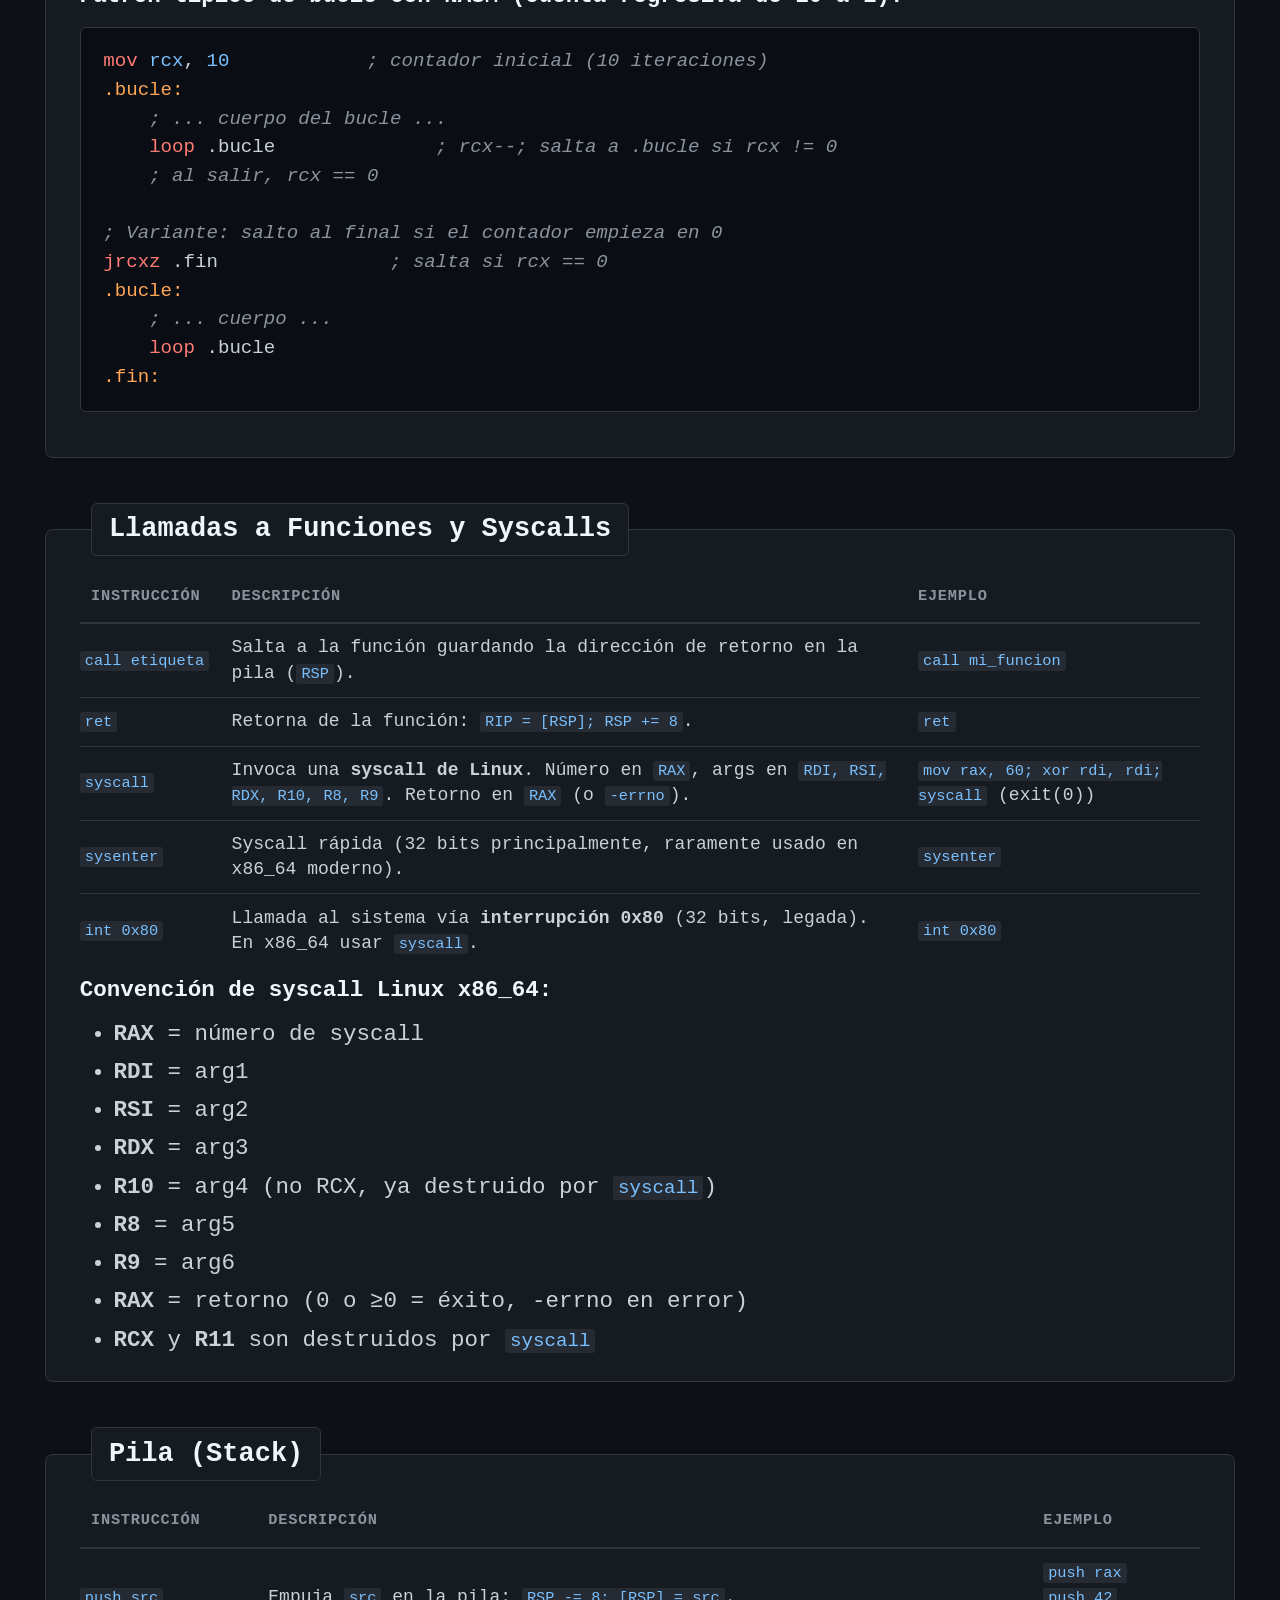
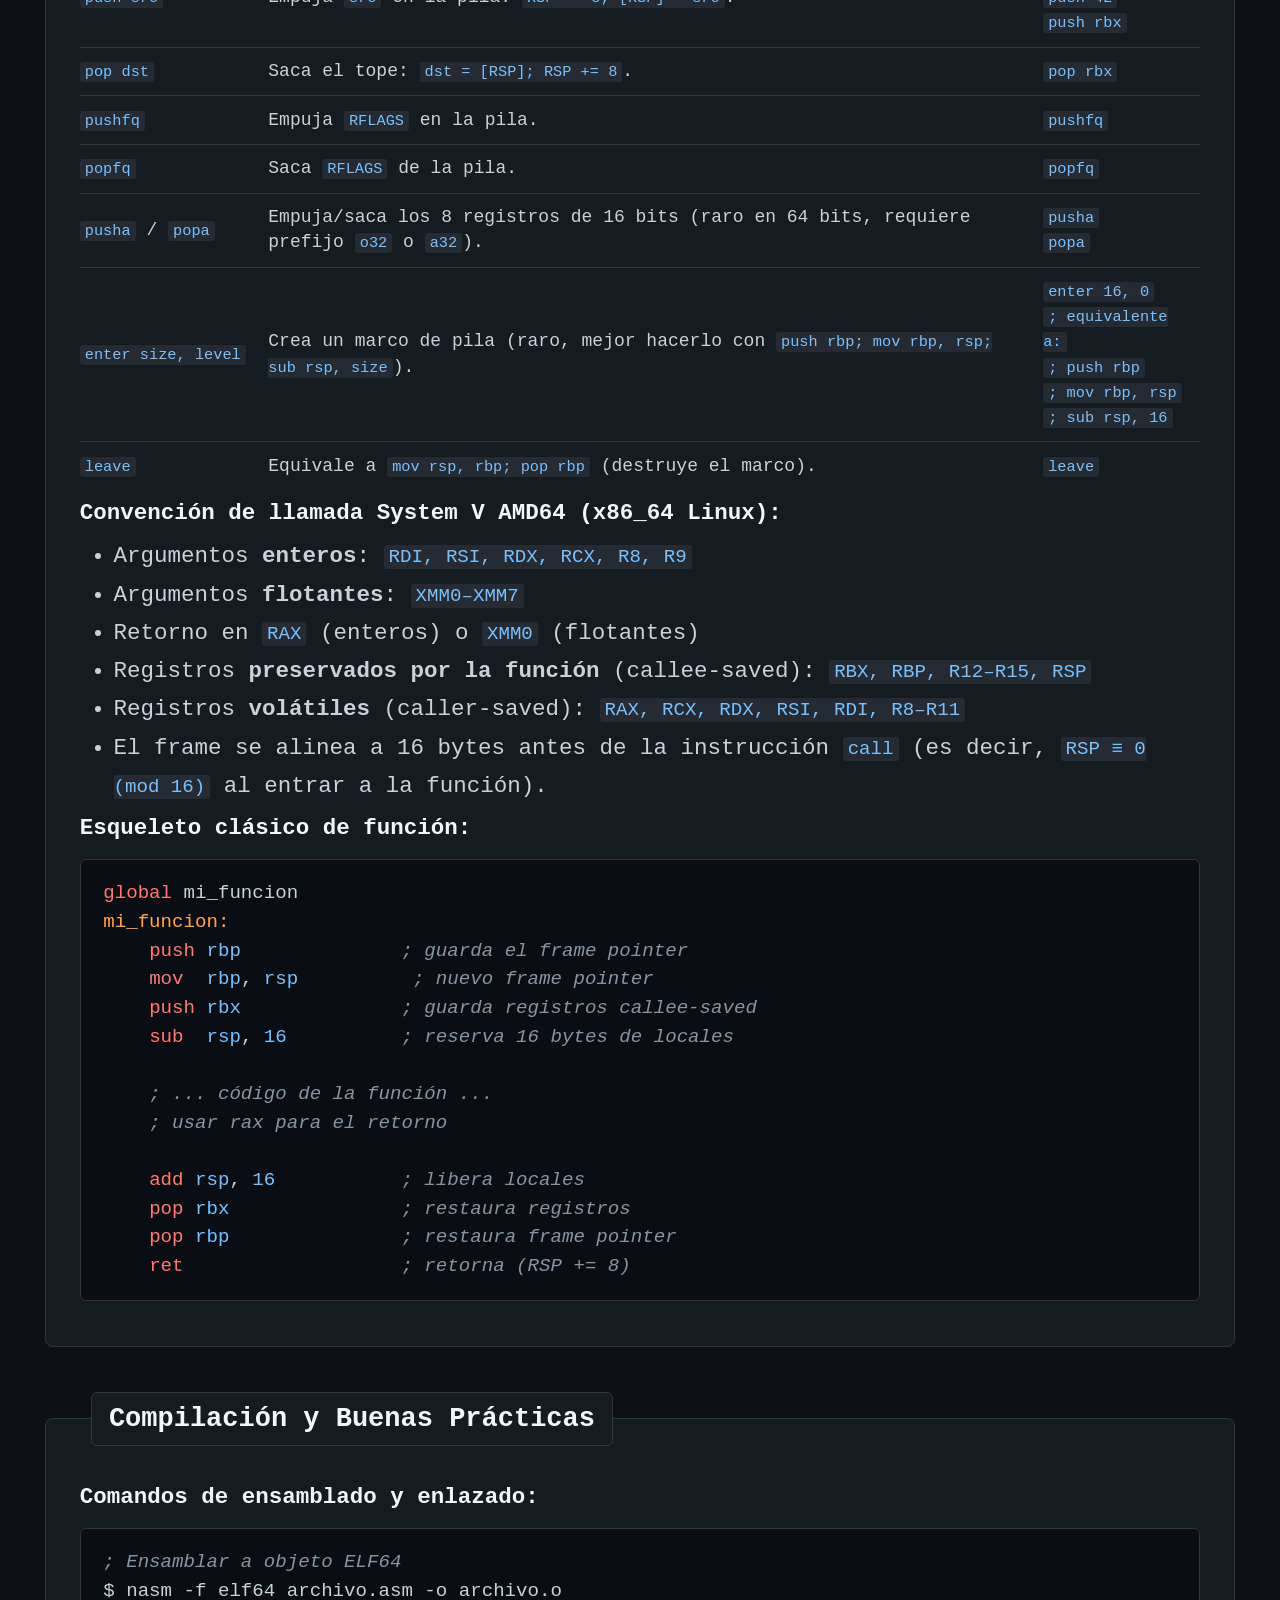
<file: nasm.html>
<!DOCTYPE html>
<html lang="es">
	<head>
		<meta charset="UTF-8">
		<meta name="viewport" content="width=device-width, initial-scale=1.0">
		<title>NASM Intel — Sintaxis para Linux x86_64</title>
		<link rel="stylesheet" href="register_styles.css">
	</head>
	<body>

		<header id="header-main">
			<h1 id="title-main">NASM Intel — Sintaxis para Linux x86_64</h1>
		</header>
		<main id="main-content">
			<fieldset id="section-intro" class="register-section">
				<legend id="legend-intro">Introducción y Sintaxis Básica</legend>
				<p style="margin-bottom:0.8rem"><strong>NASM</strong> (Netwide Assembler) es un ensamblador para x86 que usa la sintaxis <strong>Intel</strong>, donde el <em>destino va primero</em>. Se compila con:</p>
<pre>
<code>
$ nasm -f elf64 archivo.asm -o archivo.o
$ ld archivo.o -o programa
$ ./programa
</code>
</pre>

				<p style="margin-top:0.5rem"><strong>Intel vs AT&amp;T</strong>:</p>
				<pre><code><span class="cm">; Sintaxis Intel (NASM) — destino primero</span>
<span class="kw">mov</span> <span class="reg">rax</span>, <span class="num">42</span>
<span class="kw">add</span> <span class="reg">rax</span>, <span class="reg">rbx</span>

<span class="cm">; Sintaxis AT&T (GAS) — origen primero, sufijos de tamaño</span>
<span class="cm">; movq $42, %rax</span>
<span class="cm">; addq %rbx, %rax</span></code></pre>

				<p style="margin-top:0.5rem"><strong>Comentarios</strong>: punto y coma <code>;</code> hasta fin de línea.</p>
				<p style="margin-top:0.5rem"><strong>Literales numéricos</strong>:</p>
				<pre><code><span class="kw">mov</span> <span class="reg">rax</span>, <span class="num">100</span>           <span class="cm">; decimal</span>
<span class="kw">mov</span> <span class="reg">rax</span>, <span class="num">0x100</span>          <span class="cm">; hexadecimal</span>
<span class="kw">mov</span> <span class="reg">rax</span>, <span class="num">100b</span>           <span class="cm">; binario (NASM)</span>
<span class="kw">mov</span> <span class="reg">rax</span>, <span class="num">0100o</span>          <span class="cm">; octal</span>
<span class="kw">mov</span> <span class="reg">rax</span>, <span class="num">`'a`</span>           <span class="cm">; carácter ASCII</span>
<span class="kw">mov</span> <span class="reg">rax</span>, <span class="num">`Hola`</span>         <span class="cm">; cadena de 4 bytes en little-endian</span></code></pre>

				<p style="margin-top:0.5rem"><strong>Tamaños de operandos</strong>: NASM detecta el tamaño por el nombre del registro o por los especificadores <code>BYTE</code>, <code>WORD</code>, <code>DWORD</code> o <code>QWORD</code>.</p>
				<pre><code><span class="kw">mov</span> <span class="reg">al</span>, <span class="num">10</span>              <span class="cm">; 8 bits (registro AL)</span>
<span class="kw">mov</span> <span class="reg">ax</span>, <span class="num">10</span>              <span class="cm">; 16 bits (registro AX)</span>
<span class="kw">mov</span> <span class="reg">eax</span>, <span class="num">10</span>             <span class="cm">; 32 bits (registro EAX)</span>
<span class="kw">mov</span> <span class="reg">rax</span>, <span class="num">10</span>             <span class="cm">; 64 bits (registro RAX)</span>
<span class="kw">mov</span> <span class="kw">BYTE</span>  [<span class="reg">rbx</span>], <span class="num">10</span>        <span class="cm">; forzar 8 bits en memoria</span>
<span class="kw">mov</span> <span class="kw">DWORD</span> [<span class="reg">rbx</span>], <span class="num">10</span>       <span class="cm">; forzar 32 bits en memoria</span></code></pre>

				<p style="margin-top:0.5rem"><strong>Direccionamiento de memoria</strong>: siempre con corchetes <code>[ ]</code>.</p>
				<pre><code><span class="kw">mov</span> <span class="reg">rax</span>, [<span class="reg">rbx</span>]                <span class="cm">; [rbx]</span>
<span class="kw">mov</span> <span class="reg">rax</span>, [<span class="reg">rbx</span> + <span class="num">8</span>]            <span class="cm">; [rbx+8], desplazamiento</span>
<span class="kw">mov</span> <span class="reg">rax</span>, [<span class="reg">rbx</span> + <span class="reg">rcx</span>*<span class="num">4</span>]         <span class="cm">; [rbx+rcx*4], escalado</span>
<span class="kw">mov</span> <span class="reg">rax</span>, [<span class="reg">rbx</span> + <span class="reg">rcx</span>*<span class="num">8</span> + <span class="num">16</span>]    <span class="cm">; base + índice*escala + desplazamiento</span></code></pre>

				<p style="margin-top:0.5rem"><strong>Símbolos especiales</strong>:</p>
				<ul style="padding-left:1.5rem;line-height:1.8">
					<li><code>$</code> — dirección de la línea actual</li>
					<li><code>$$</code> — dirección de inicio de la sección actual</li>
					<li><code>$ + n</code> — desplazamiento desde línea actual</li>
				</ul>
			</fieldset>

			<!-- ============================================================
			SECCIÓN 2: Directivas de Sección y Estructura
			============================================================ -->
			<fieldset id="section-section" class="register-section">
				<legend id="legend-section">Directivas de Sección y Estructura</legend>

				<p class="nasm-note">Estas palabras le dicen a NASM cómo organizar el archivo objeto para que el enlazador (<code>ld</code>) y el kernel de Linux sepan qué va en cada sitio.</p>

				<table id="table-section">
					<thead><tr><th>Directiva</th><th>Descripción</th><th>Ejemplo</th></tr></thead>
					<tbody>
						<tr><td><code>section</code> / <code>segment</code></td><td>Declara el inicio de una sección. Tipos principales: <code>.text</code> (código), <code>.data</code> (datos inicializados), <code>.bss</code> (datos sin inicializar), <code>.rodata</code> (datos de solo lectura). En ELF64 con <code>nasm -f elf64</code> se usa la sintaxis <code>section .text</code>.</td><td><code>section .text</code><br><code>section .data</code><br><code>section .bss</code></td></tr>
						<tr><td><code>global</code> / <code>global _start</code></td><td>Hace una etiqueta visible para el enlazador. Para programas Linux de 64 bits sin libc, el punto de entrada es <code>_start</code> (lo busca <code>ld</code>).</td><td><code>global _start</code><br><code>global main</code></td></tr>
						<tr><td><code>extern</code></td><td>Declara que un símbolo se encuentra en otro archivo o biblioteca (lo resuelve el enlazador). Para libc, hay que usar <code>extern printf</code> y enlazar con <code>gcc archivo.o -o prog</code> en lugar de <code>ld</code>.</td><td><code>extern printf</code><br><code>extern exit</code></td></tr>
						<tr><td><code>equ</code></td><td>Define una constante en tiempo de compilación. No ocupa espacio en memoria RAM.</td><td><code>LIMIT equ 100</code><br><code>BUFSIZE equ 1024</code><br><code>SYSCALL_WRITE equ 1</code></td></tr>
						<tr><td><code>%define</code></td><td>Macro simple del preprocesador (similar a <code>#define</code> de C). Admite redefinición sin error.</td><td><code>%define NULL 0</code><br><code>%define STDOUT 1</code></td></tr>
						<tr><td><code>%assign</code></td><td>Similar a <code>%define</code> pero solo para expresiones numéricas. Útil para variables del preprocesador.</td><td><code>%assign i 0</code><br><code>%assign i i+1</code></td></tr>
					</tbody>
				</table>
				<p class="nasm-section">Secciones que uso al programar (lo demás lo genera el enlazador, no me preocupo):</p>

				<table>
					<thead><tr><th>Sección</th><th>Descripción</th></tr></thead>
					<tbody>
						<tr><td><code>.text</code></td><td>Código ejecutable. Aquí van todas mis instrucciones.</td></tr>
						<tr><td><code>.data</code></td><td>Variables inicializadas (con valor conocido en el binario). Ocupan espacio en disco.</td></tr>
						<tr><td><code>.bss</code></td><td>Variables sin inicializar. <strong>No ocupan espacio en el binario</strong>, solo en RAM al cargar (rellenadas a 0). Usar siempre que se pueda: ahorra espacio en el ejecutable.</td></tr>
						<tr><td><code>.rodata</code></td><td>Constantes, mensajes, tablas de búsqueda, formatos. Solo lectura. Se carga en la misma página que <code>.text</code> (más caché).</td></tr>
					</tbody>
				</table>
				<p class="nasm-section">Layout típico en memoria de un ejecutable ELF64 Linux:</p>
				<pre><code><span class="cm">; Direcciones virtuales altas (0x7fff...)</span>
<span class="cm">;    [stack]  -&gt;  crece hacia abajo (RSP)</span>
<span class="cm">;</span>
<span class="cm">;    [vsyscall/vDSO]</span>
<span class="cm">;    [mmap, brk]</span>
<span class="cm">;</span>
<span class="cm">;    [shared libraries cargadas]</span>
<span class="cm">;</span>
<span class="cm">; Direcciones bajas (0x400000 aprox. en x86_64)</span>
<span class="cm">;    [.text]      - código, ejecutable, solo lectura</span>
<span class="cm">;    [.rodata]    - constantes, solo lectura</span>
<span class="cm">;    [.data]      - variables inicializadas, lectura/escritura</span>
<span class="cm">;    [.bss]       - variables sin inicializar, lectura/escritura (0)</span>
<span class="cm">;    [heap]  -&gt;  crece hacia arriba (brk/mmap)</span></code></pre>

				<p class="nasm-section">Ver las secciones de un binario con <code>readelf</code>:</p>
				<pre><code>$ readelf -S programa              <span class="cm">; muestra todas las secciones</span>
$ readelf -l programa              <span class="cm">; muestra los segmentos (program headers)</span>
$ objdump -h programa              <span class="cm">; muestra secciones con tamaños</span>
$ size programa                    <span class="cm">; tamaño de .text, .data, .bss</span>
$ nm programa                      <span class="cm">; lista símbolos de .symtab</span></code></pre>
			</fieldset>

			<!-- ============================================================
			SECCIÓN 3: Directivas de Datos
			============================================================ -->
			<fieldset id="section-data" class="register-section">
				<legend id="legend-data">Directivas de Datos</legend>

				<table id="table-data">
					<thead><tr><th>Directiva</th><th>Tamaño</th><th>Descripción</th><th>Ejemplo</th></tr></thead>
					<tbody>
						<tr><td><code>db</code></td><td>1 byte</td><td>Define byte(s) inicializados.</td><td><code>msg db "Hola", 0</code><br><code>byte db 0xFF</code></td></tr>
						<tr><td><code>dw</code></td><td>2 bytes</td><td>Define word(s) inicializados (16 bits).</td><td><code>w dw 1000</code><br><code>w dw 0xCAFE</code></td></tr>
						<tr><td><code>dd</code></td><td>4 bytes</td><td>Define doubleword(s) inicializados (32 bits).</td><td><code>num dd 100000</code><br><code>addr dd etiqueta</code></td></tr>
						<tr><td><code>dq</code></td><td>8 bytes</td><td>Define quadword(s) inicializados (64 bits).</td><td><code>big dq 0x123456789ABCDEF0</code></td></tr>
						<tr><td><code>dt</code></td><td>10 bytes</td><td>Define tenbyte(s) (formato extendido x87).</td><td><code>dt 3.1415926535897932385</code></td></tr>
						<tr><td><code>resb</code></td><td>1 byte</td><td>Reserva N bytes sin inicializar (en <code>.bss</code>). El número es la <strong>cantidad de unidades</strong>, no bytes totales.</td><td><code>buf resb 1024</code> (1024 bytes)</td></tr>
						<tr><td><code>resw</code></td><td>2 bytes</td><td>Reserva N words sin inicializar. N es la <strong>cantidad de words</strong> (cada word = 2 bytes).</td><td><code>tabla resw 100</code> (100 words = 200 bytes)</td></tr>
						<tr><td><code>resd</code></td><td>4 bytes</td><td>Reserva N doublewords sin inicializar. N es la <strong>cantidad de dwords</strong> (cada dword = 4 bytes).</td><td><code>contador resd 1</code> (1 dword = 4 bytes)</td></tr>
						<tr><td><code>resq</code></td><td>8 bytes</td><td>Reserva N quadwords sin inicializar. N es la <strong>cantidad de qwords</strong> (cada qword = 8 bytes).</td><td><code>tabla resq 100</code> (100 qwords = 800 bytes)</td></tr>
						<tr><td><code>rest</code></td><td>10 bytes</td><td>Reserva N tenbytes sin inicializar (formato x87 extendido, raro en x86_64).</td><td><code>rest 5</code> (5 tenbytes = 50 bytes)</td></tr>
						<tr><td><code>times</code></td><td>repeticiones</td><td>Repite la siguiente instrucción o directiva N veces.</td><td><code>times 64 db 0</code><br><code>times 100 mov byte [rdi+rax], 0; inc rax</code></td></tr>
						<tr><td><code>incbin</code></td><td>binario</td><td>Incluye el contenido de un archivo binario en el punto actual.</td><td><code>incbin "datos.bin"</code></td></tr>
						<tr><td><code>align</code></td><td>alineación</td><td>Alinea la posición actual a múltiplos de un valor (potencia de 2). Añade padding con ceros (o con un byte dado).</td><td><code>align 16</code><br><code>align 8, 0x90</code></td></tr>
						<tr><td><code>org</code></td><td>dirección</td><td>Establece la dirección de ensamblado (para direccionamiento absoluto; raramente usado en x86_64 plano).</td><td><code>org 0x7C00</code> (sectores de arranque MBR)</td></tr>
					</tbody>
				</table>

				<p class="nasm-section">Ejemplo de uso de directivas de datos:</p>
				<pre><code><span class="kw">section</span> .data
    <span class="lab">msg</span>    <span class="kw">db</span> <span class="str">"Hola, mundo"</span>, <span class="num">10</span>     <span class="cm">; cadena + salto de l\u00ednea (ASCII 10)</span>
    <span class="lab">msglen</span> <span class="kw">equ</span> $ - msg             <span class="cm">; longitud de msg (12 bytes)</span>
    <span class="lab">nums</span>   <span class="kw">dd</span> <span class="num">100</span>, <span class="num">200</span>, <span class="num">300</span>           <span class="cm">; array de 3 dword</span>
    <span class="lab">big</span>    <span class="kw">dq</span> <span class="num">0x0080402001000080</span>    <span class="cm">; qword 64 bits (little-endian)</span>

<span class="cm">; Little-endian: 0x0080402001000080 se almacena en memoria como</span>
<span class="cm">; bytes 80 00 00 01 00 20 40 80  (el byte menos significativo primero)</span>

<span class="kw">section</span> .bss
    <span class="lab">buffer</span>  <span class="kw">resb</span> <span class="num">1024</span>              <span class="cm">; 1024 bytes sin inicializar</span>
    <span class="lab">tabla</span>  <span class="kw">resq</span> <span class="num">100</span>                <span class="cm">; 100 quadwords (800 bytes)</span>
    <span class="lab">contador</span> <span class="kw">resd</span> <span class="num">1</span>                 <span class="cm">; 1 dword (4 bytes)</span>

<span class="kw">section</span> .rodata
    <span class="lab">fmt</span>    <span class="kw">db</span> <span class="str">"Resultado: %d"</span>, <span class="num">10</span>, <span class="num">0</span>   <span class="cm">; solo lectura (en .rodata)</span></code></pre>
			</fieldset>

			<!-- ============================================================
			SECCIÓN 4: Preprocesador y Macros
			============================================================ -->
			<fieldset id="section-prep" class="register-section">
				<legend id="legend-prep">Preprocesador y Macros</legend>

				<table id="table-prep">
					<thead><tr><th>Directiva</th><th>Descripción</th><th>Ejemplo</th></tr></thead>
					<tbody>
						<tr><td><code>%include</code></td><td>Incluye otro archivo fuente en este punto.</td><td><code>%include "macros.asm"</code></td></tr>
						<tr><td><code>%define</code></td><td>Define una macro simple (sustitución textual). Se puede redefinir sin error.</td><td><code>%define BUFSIZE 1024</code><br><code>%define TRUE 1</code></td></tr>
						<tr><td><code>%xdefine</code></td><td>Como <code>%define</code> pero expande las macros dentro de la definición.</td><td><code>%xdefine DOUBLE n*2</code></td></tr>
						<tr><td><code>%assign</code></td><td>Define una variable numérica del preprocesador (puede reasignarse).</td><td><code>%assign i 0</code><br><code>%assign i i+1</code></td></tr>
						<tr><td><code>%macro</code> / <code>%endmacro</code></td><td>Define una macro multi-línea. Recibe parámetros separados por espacios (<code>%1</code>, <code>%2</code>, …).</td><td><code>%macro print_str 1</code><br><code>    mov rax, 1</code><br><code>    mov rsi, %1</code><br><code>    syscall</code><br><code>%endmacro</code></td></tr>
						<tr><td><code>%if</code> / <code>%elif</code> / <code>%else</code> / <code>%endif</code></td><td>Compilación condicional (como <code>#if</code> de C).</td><td><code>%if BUFSIZE &gt; 1024</code><br><code>    %error "demasiado grande"</code><br><code>%endif</code></td></tr>
						<tr><td><code>%rep</code> / <code>%endrep</code></td><td>Repite un bloque N veces.</td><td><code>%rep 100</code><br><code>    nop</code><br><code>%endrep</code></td></tr>
						<tr><td><code>%str</code> / <code>%strlen</code></td><td>Convierte un número a cadena / longitud de cadena (en tiempo de preprocesado).</td><td><code>%strlen mi_cadena</code></td></tr>
						<tr><td><code>%include</code></td><td>Igual que en C, incluye otro archivo fuente.</td><td><code>%include "file.asm"</code></td></tr>
						<tr><td><code>__FILE__</code>, <code>__LINE__</code></td><td>Macros predefinidas con el nombre del archivo y número de línea actual.</td><td><code>%error "Error en l\u00ednea" __LINE__</code></td></tr>
					</tbody>
				</table>

				<p class="nasm-section">Ejemplo de macros multi-línea:</p>
				<pre><code><span class="cm">; Macro para imprimir una cadena por syscall write</span>
<span class="dir">%macro</span> print_str <span class="num">1</span>
    <span class="kw">mov</span> <span class="reg">rax</span>, <span class="num">1</span>              <span class="cm">; syscall write</span>
    <span class="kw">mov</span> <span class="reg">rdi</span>, <span class="num">1</span>              <span class="cm">; stdout</span>
    <span class="kw">mov</span> <span class="reg">rsi</span>, %1              <span class="cm">; puntero a la cadena</span>
    <span class="kw">mov</span> <span class="reg">rdx</span>, <span class="num">8</span>              <span class="cm">; longitud (s\u00f3lo un ejemplo)</span>
    <span class="kw">syscall</span>
<span class="dir">%endmacro</span>

<span class="cm">; Uso:</span>
<span class="kw">section</span> .data
    <span class="lab">saludo</span> <span class="kw">db</span> <span class="str">"Hola"</span>, <span class="num">10</span>
<span class="kw">section</span> .text
    <span class="kw">print_str</span> saludo</code></pre>
			</fieldset>

			<!-- ============================================================
			SECCIÓN 5: Instrucciones de Movimiento
			============================================================ -->
			<fieldset id="section-mov" class="register-section">
				<legend id="legend-mov">Instrucciones de Movimiento de Datos</legend>

				<table id="table-mov">
					<thead><tr><th>Instrucción</th><th>Descripción</th><th>Ejemplo</th></tr></thead>
					<tbody>
						<tr><td><code>mov dst, src</code></td><td>Copia un valor de <code>src</code> a <code>dst</code>. No afecta flags.</td><td><code>mov rax, 42</code><br><code>mov [rbx], rax</code></td></tr>
						<tr><td><code>movzx dst, src</code></td><td>Mueve con <strong>extensión por ceros</strong> (zero-extend). Para <code>8→16/32/64</code> o <code>16→32/64</code>.</td><td><code>movzx rax, al</code><br><code>movzx ebx, ax</code></td></tr>
						<tr><td><code>movsx dst, src</code></td><td>Mueve con <strong>extensión por signo</strong> (sign-extend).</td><td><code>movsx rax, al</code></td></tr>
						<tr><td><code>movsxd dst, src</code></td><td>Extensión por signo, 32→64 bits.</td><td><code>movsxd rdi, edi</code></td></tr>
						<tr><td><code>lea dst, [mem]</code></td><td>Carga la <strong>dirección efectiva</strong> (no el contenido).</td><td><code>lea rax, [rbx+rcx*4]</code></td></tr>
						<tr><td><code>xchg a, b</code></td><td>Intercambia los valores de <code>a</code> y <code>b</code>.</td><td><code>xchg rax, rbx</code></td></tr>
						<tr><td><code>cmovXX dst, src</code></td><td>Mueve condicionalmente (según flags). <code>XX</code> es una condición: <code>ne</code>, <code>z</code>, <code>ge</code>, <code>le</code>, <code>g</code>, <code>l</code>, <code>a</code>, <code>b</code>, etc.</td><td><code>cmovz rax, rbx</code> (mueve si ZF=1)</td></tr>
						<tr><td><code>movsb</code></td><td>Mueve byte de <code>[RSI]</code> a <code>[RDI]</code> (instrucción de cadena).</td><td><code>movsb</code></td></tr>
						<tr><td><code>movsw</code> / <code>movsd</code> / <code>movsq</code></td><td>Variantes para word (2B), dword (4B), qword (8B).</td><td><code>movsq</code></td></tr>
						<tr><td><code>stosb/stosw/stosd/stosq</code></td><td>Almacena <code>AL/AX/EAX/RAX</code> en <code>[RDI]</code>.</td><td><code>stosb</code></td></tr>
						<tr><td><code>lodsb/lodsw/lodsd/lodsq</code></td><td>Carga <code>[RSI]</code> en <code>AL/AX/EAX/RAX</code>.</td><td><code>lodsb</code></td></tr>
					</tbody>
				</table>
			</fieldset>

			<!-- ============================================================
			SECCIÓN 6: Instrucciones Aritméticas
			============================================================ -->
			<fieldset id="section-arith" class="register-section">
				<legend id="legend-arith">Instrucciones Aritméticas</legend>

				<table id="table-arith">
					<thead><tr><th>Instrucción</th><th>Descripción</th><th>Ejemplo</th></tr></thead>
					<tbody>
						<tr><td><code>add dst, src</code></td><td>Suma: <code>dst = dst + src</code>. Flags: OF, SF, ZF, AF, CF, PF.</td><td><code>add rax, rbx</code></td></tr>
						<tr><td><code>sub dst, src</code></td><td>Resta: <code>dst = dst - src</code>.</td><td><code>sub rsp, 16</code></td></tr>
						<tr><td><code>adc dst, src</code></td><td>Suma con acarreo: <code>dst = dst + src + CF</code>. Para aritmética de más de 64 bits.</td><td><code>adc rdx, rcx</code></td></tr>
						<tr><td><code>sbb dst, src</code></td><td>Resta con acarreo: <code>dst = dst - src - CF</code>.</td><td><code>sbb rax, rbx</code></td></tr>
						<tr><td><code>inc dst</code></td><td>Incrementa en 1 (no afecta CF).</td><td><code>inc rax</code></td></tr>
						<tr><td><code>dec dst</code></td><td>Decrementa en 1 (no afecta CF).</td><td><code>dec rcx</code></td></tr>
						<tr><td><code>neg dst</code></td><td>Niega (complemento a 2): <code>dst = -dst</code>.</td><td><code>neg rax</code></td></tr>
						<tr><td><code>mul src</code></td><td>Multiplicación <strong>sin signo</strong>: <code>RAX = RAX * src</code> (8/16/32/64 bits). Resultado de doble ancho en <code>RDX:RAX</code>.</td><td><code>mul rbx</code></td></tr>
						<tr><td><code>imul src</code></td><td>Multiplicación <strong>con signo</strong>.</td><td><code>imul rbx</code></td></tr>
						<tr><td><code>imul dst, src</code></td><td>Multiplica <code>dst * src</code>, resultado en <code>dst</code> (mismo tamaño).</td><td><code>imul rax, rbx</code></td></tr>
						<tr><td><code>imul dst, src1, src2</code></td><td><code>dst = src1 * src2</code>.</td><td><code>imul rax, rbx, 10</code></td></tr>
						<tr><td><code>div src</code></td><td>División <strong>sin signo</strong>: divide <code>RDX:RAX</code> por <code>src</code>. Cociente en <code>RAX</code>, resto en <code>RDX</code>.</td><td><code>div rbx</code></td></tr>
						<tr><td><code>idiv src</code></td><td>División <strong>con signo</strong>.</td><td><code>idiv rbx</code></td></tr>
						<tr><td><code>cdq</code></td><td>Extiende el signo de <code>EAX</code> a <code>EDX:EAX</code> (32 bits).</td><td><code>cdq</code></td></tr>
						<tr><td><code>cqo</code></td><td>Extiende el signo de <code>RAX</code> a <code>RDX:RAX</code> (64 bits).</td><td><code>cqo</code></td></tr>
						<tr><td><code>cdqe</code></td><td>Extiende el signo de <code>EAX</code> a <code>RAX</code>.</td><td><code>cdqe</code></td></tr>
						<tr><td><code>cbw</code> / <code>cwde</code></td><td>Extensiones de signo de 8/16 bits a 16/32 bits.</td><td><code>cwde</code></td></tr>
					</tbody>
				</table>
			</fieldset>

			<!-- ============================================================
			SECCIÓN 7: Instrucciones Lógicas y de Bits
			============================================================ -->
			<fieldset id="section-logic" class="register-section">
				<legend id="legend-logic">Instrucciones Lógicas y de Bits</legend>

				<table id="table-logic">
					<thead><tr><th>Instrucción</th><th>Descripción</th><th>Ejemplo</th></tr></thead>
					<tbody>
						<tr><td><code>and dst, src</code></td><td>AND bit a bit. Flags: OF=CF=0, SF, ZF, PF.</td><td><code>and rax, 0x0F</code> (máscara de 4 bits bajos)</td></tr>
						<tr><td><code>or dst, src</code></td><td>OR bit a bit.</td><td><code>or rax, 1</code> (setear bit 0)</td></tr>
						<tr><td><code>xor dst, src</code></td><td>XOR bit a bit. <code>xor rax, rax</code> pone <code>rax = 0</code> de forma eficiente.</td><td><code>xor rax, rax</code></td></tr>
						<tr><td><code>not dst</code></td><td>NOT bit a bit (invierte todos los bits).</td><td><code>not rax</code></td></tr>
						<tr><td><code>test dst, src</code></td><td>AND sin guardar resultado. Solo afecta flags. Equivale a <code>cmp</code> contra 0.</td><td><code>test al, al</code> (verifica si AL es 0)</td></tr>
						<tr><td><code>shl dst, n</code></td><td>Desplazamiento lógico a la izquierda (equivale a <code>sal</code>).</td><td><code>shl rax, 3</code> (multiplica por 8)</td></tr>
						<tr><td><code>shr dst, n</code></td><td>Desplazamiento lógico a la derecha (rellena con 0).</td><td><code>shr rax, 1</code> (divide por 2 sin signo)</td></tr>
						<tr><td><code>sal dst, n</code></td><td>Desplazamiento aritmético a la izquierda (idéntico a <code>shl</code>).</td><td><code>sal rax, 1</code></td></tr>
						<tr><td><code>sar dst, n</code></td><td>Desplazamiento aritmético a la derecha (rellena con bit de signo).</td><td><code>sar rax, 1</code> (divide por 2 con signo)</td></tr>
						<tr><td><code>rol dst, n</code></td><td>Rotación a la izquierda.</td><td><code>rol rax, 8</code></td></tr>
						<tr><td><code>ror dst, n</code></td><td>Rotación a la derecha.</td><td><code>ror rax, 8</code></td></tr>
						<tr><td><code>rcl dst, n</code></td><td>Rotación a la izquierda con CF.</td><td><code>rcl rax, 1</code></td></tr>
						<tr><td><code>rcr dst, n</code></td><td>Rotación a la derecha con CF.</td><td><code>rcr rax, 1</code></td></tr>
						<tr><td><code>bt base, idx</code></td><td>Test bit: <code>CF = bit idx de base</code>.</td><td><code>bt rax, 5</code></td></tr>
						<tr><td><code>bts base, idx</code></td><td>Test and set.</td><td><code>bts [rbx], 3</code></td></tr>
						<tr><td><code>btr base, idx</code></td><td>Test and reset.</td><td><code>btr rax, 7</code></td></tr>
						<tr><td><code>btc base, idx</code></td><td>Test and complement.</td><td><code>btc rax, 9</code></td></tr>
						<tr><td><code>bsf dst, src</code></td><td>Bit scan forward: encuentra el primer bit a 1 (hacia el LSB).</td><td><code>bsf rax, rbx</code></td></tr>
						<tr><td><code>bsr dst, src</code></td><td>Bit scan reverse: primer bit a 1 hacia el MSB.</td><td><code>bsr rax, rbx</code></td></tr>
						<tr><td><code>popcnt dst, src</code></td><td>Cuenta bits a 1 (popcount). Requiere SSE4.2.</td><td><code>popcnt rax, rbx</code></td></tr>
						<tr><td><code>lzcnt dst, src</code></td><td>Cuenta ceros a la izquierda. Requiere LZCNT.</td><td><code>lzcnt rax, rbx</code></td></tr>
						<tr><td><code>tzcnt dst, src</code></td><td>Cuenta ceros a la derecha. Equivale a <code>bsf</code>. Requiere BMI1.</td><td><code>tzcnt rax, rbx</code></td></tr>
					</tbody>
				</table>
			</fieldset>

			<!-- ============================================================
			SECCIÓN 8: Comparación y Saltos Condicionales
			============================================================ -->
			<fieldset id="section-cmp" class="register-section">
				<legend id="legend-cmp">Comparación y Saltos Condicionales</legend>

				<p class="nasm-note">Todas las instrucciones de salto (<code>jXX</code>) leen los <strong>flags</strong> que dejó la última operación que modificó flags (<code>cmp</code>, <code>test</code>, <code>add</code>, <code>sub</code>, etc.).</p>

				<table id="table-cmp">
					<thead><tr><th>Instrucción</th><th>Descripción</th><th>Ejemplo</th></tr></thead>
					<tbody>
						<tr><td><code>cmp rax, rbx</code></td><td>Compara <code>rax - rbx</code> y actualiza flags. No guarda el resultado.</td><td><code>cmp rax, rbx</code></td></tr>
						<tr><td><code>test rax, rbx</code></td><td>AND sin guardar. <code>test rax, rax</code> verifica si <code>rax = 0</code>.</td><td><code>test rax, rax</code></td></tr>
						<tr><td><code>jmp etiqueta</code></td><td>Salto <strong>incondicional</strong>.</td><td><code>jmp .mi_etiqueta</code></td></tr>
					</tbody>
				</table>

				<p class="nasm-note">Tras una instrucción que modifica flags (<code>cmp</code>, <code>test</code>, <code>add</code>, <code>sub</code>, etc.), los saltos leen esos flags. Los ejemplos siguientes asumen <code>cmp rax, rbx</code>.</p>

				<p class="nasm-section">Saltos condicionales <strong>sin signo</strong> (tras <code>cmp rax, rbx</code>):</p>
				<table>
					<thead><tr><th>Salto</th><th>Salta si...</th><th>Equivale a...</th></tr></thead>
					<tbody>
						<tr><td><code>je / jz</code></td><td><code>rax == rbx</code></td><td>Equal / Zero (ZF=1)</td></tr>
						<tr><td><code>jne / jnz</code></td><td><code>rax != rbx</code></td><td>Not equal / Not zero (ZF=0)</td></tr>
						<tr><td><code>ja</code> / <code>jnbe</code></td><td><code>rax &gt; rbx</code> <em>(sin signo)</em></td><td>Above (CF=0 y ZF=0)</td></tr>
						<tr><td><code>jae</code> / <code>jnb</code> / <code>jnc</code></td><td><code>rax &gt;= rbx</code></td><td>Above or equal (CF=0)</td></tr>
						<tr><td><code>jb</code> / <code>jnae</code> / <code>jc</code></td><td><code>rax &lt; rbx</code></td><td>Below (CF=1)</td></tr>
						<tr><td><code>jbe</code> / <code>jna</code></td><td><code>rax &lt;= rbx</code></td><td>Below or equal (CF=1 o ZF=1)</td></tr>
					</tbody>
				</table>

				<p class="nasm-section">Saltos condicionales <strong>con signo</strong> (tras <code>cmp rax, rbx</code>):</p>
				<table>
					<thead><tr><th>Salto</th><th>Salta si...</th><th>Flags</th></tr></thead>
					<tbody>
						<tr><td><code>jg</code> / <code>jnle</code></td><td><code>rax &gt; rbx</code> (con signo)</td><td>ZF=0 y SF=OF</td></tr>
						<tr><td><code>jge</code> / <code>jnl</code></td><td><code>rax &gt;= rbx</code></td><td>SF=OF</td></tr>
						<tr><td><code>jl</code> / <code>jnge</code></td><td><code>rax &lt; rbx</code></td><td>SF≠OF</td></tr>
						<tr><td><code>jle</code> / <code>jng</code></td><td><code>rax &lt;= rbx</code></td><td>ZF=1 o SF≠OF</td></tr>
					</tbody>
				</table>

				<p class="nasm-section">Saltos por flag individual:</p>
				<table>
					<thead><tr><th>Salto</th><th>Salta si...</th></tr></thead>
					<tbody>
						<tr><td><code>jc</code> / <code>jb</code></td><td>CF=1 (acarreo / menor sin signo)</td></tr>
						<tr><td><code>jnc</code> / <code>jae</code></td><td>CF=0 (sin acarreo)</td></tr>
						<tr><td><code>jz</code> / <code>je</code></td><td>ZF=1 (resultado cero)</td></tr>
						<tr><td><code>jnz</code> / <code>jne</code></td><td>ZF=0 (no cero)</td></tr>
						<tr><td><code>js</code></td><td>SF=1 (signo negativo)</td></tr>
						<tr><td><code>jns</code></td><td>SF=0 (signo positivo o cero)</td></tr>
						<tr><td><code>jo</code></td><td>OF=1 (overflow)</td></tr>
						<tr><td><code>jno</code></td><td>OF=0 (sin overflow)</td></tr>
						<tr><td><code>jp</code> / <code>jpe</code></td><td>PF=1 (paridad par)</td></tr>
						<tr><td><code>jnp</code> / <code>jpo</code></td><td>PF=0 (paridad impar)</td></tr>
					</tbody>
				</table>
			</fieldset>

			<!-- ============================================================
			SECCIÓN 9: Bucles
			============================================================ -->
			<fieldset id="section-loop" class="register-section">
				<legend id="legend-loop">Bucles e Iteraciones</legend>

				<table id="table-loop">
					<thead><tr><th>Instrucción</th><th>Descripción</th><th>Ejemplo</th></tr></thead>
					<tbody>
						<tr><td><code>loop etiqueta</code></td><td>Decrementa <code>RCX</code> y salta si no es cero. Equivale a <code>dec rcx; jnz etiqueta</code>.</td><td><code>loop .bucle</code></td></tr>
						<tr><td><code>loope</code> / <code>loopz</code></td><td>Decrementa <code>RCX</code> y salta si no es cero <em>y</em> ZF=1.</td><td><code>loope .bucle</code></td></tr>
						<tr><td><code>loopne</code> / <code>loopnz</code></td><td>Decrementa <code>RCX</code> y salta si no es cero <em>y</em> ZF=0.</td><td><code>loopne .bucle</code></td></tr>
						<tr><td><code>jrcxz etiqueta</code></td><td>Salta si <code>RCX = 0</code> (sin decrementar). Para bucles con contador inicial a 0.</td><td><code>jrcxz .fin</code></td></tr>
					</tbody>
				</table>

				<p class="nasm-section">Patrón típico de bucle con NASM (cuenta regresiva de 10 a 1):</p>
				<pre><code><span class="kw">mov</span> <span class="reg">rcx</span>, <span class="num">10</span>            <span class="cm">; contador inicial (10 iteraciones)</span>
<span class="lab">.bucle:</span>
    <span class="cm">; ... cuerpo del bucle ...</span>
    <span class="kw">loop</span> .bucle              <span class="cm">; rcx--; salta a .bucle si rcx != 0</span>
    <span class="cm">; al salir, rcx == 0</span>

<span class="cm">; Variante: salto al final si el contador empieza en 0</span>
<span class="kw">jrcxz</span> .fin               <span class="cm">; salta si rcx == 0</span>
<span class="lab">.bucle:</span>
    <span class="cm">; ... cuerpo ...</span>
    <span class="kw">loop</span> .bucle
<span class="lab">.fin:</span></code></pre>
			</fieldset>

			<!-- ============================================================
			SECCIÓN 10: Llamadas a Funciones y Syscalls
			============================================================ -->
			<fieldset id="section-call" class="register-section">
				<legend id="legend-call">Llamadas a Funciones y Syscalls</legend>

				<table id="table-call">
					<thead><tr><th>Instrucción</th><th>Descripción</th><th>Ejemplo</th></tr></thead>
					<tbody>
						<tr><td><code>call etiqueta</code></td><td>Salta a la función guardando la dirección de retorno en la pila (<code>RSP</code>).</td><td><code>call mi_funcion</code></td></tr>
						<tr><td><code>ret</code></td><td>Retorna de la función: <code>RIP = [RSP]; RSP += 8</code>.</td><td><code>ret</code></td></tr>
						<tr><td><code>syscall</code></td><td>Invoca una <strong>syscall de Linux</strong>. Número en <code>RAX</code>, args en <code>RDI, RSI, RDX, R10, R8, R9</code>. Retorno en <code>RAX</code> (o <code>-errno</code>).</td><td><code>mov rax, 60; xor rdi, rdi; syscall</code> (exit(0))</td></tr>
						<tr><td><code>sysenter</code></td><td>Syscall rápida (32 bits principalmente, raramente usado en x86_64 moderno).</td><td><code>sysenter</code></td></tr>
						<tr><td><code>int 0x80</code></td><td>Llamada al sistema vía <strong>interrupción 0x80</strong> (32 bits, legada). En x86_64 usar <code>syscall</code>.</td><td><code>int 0x80</code></td></tr>
					</tbody>
				</table>

				<p class="nasm-section">Convención de syscall Linux x86_64:</p>
				<ul style="padding-left:1.5rem;line-height:1.7">
					<li><strong>RAX</strong> = número de syscall</li>
					<li><strong>RDI</strong> = arg1</li>
					<li><strong>RSI</strong> = arg2</li>
					<li><strong>RDX</strong> = arg3</li>
					<li><strong>R10</strong> = arg4 (no RCX, ya destruido por <code>syscall</code>)</li>
					<li><strong>R8</strong> = arg5</li>
					<li><strong>R9</strong> = arg6</li>
					<li><strong>RAX</strong> = retorno (0 o ≥0 = éxito, -errno en error)</li>
					<li><strong>RCX</strong> y <strong>R11</strong> son destruidos por <code>syscall</code></li>
				</ul>
			</fieldset>

			<!-- ============================================================
			SECCIÓN 11: Pila
			============================================================ -->
			<fieldset id="section-stack" class="register-section">
				<legend id="legend-stack">Pila (Stack)</legend>

				<table id="table-stack">
					<thead><tr><th>Instrucción</th><th>Descripción</th><th>Ejemplo</th></tr></thead>
					<tbody>
						<tr><td><code>push src</code></td><td>Empuja <code>src</code> en la pila: <code>RSP -= 8; [RSP] = src</code>.</td><td><code>push rax</code><br><code>push 42</code><br><code>push rbx</code></td></tr>
						<tr><td><code>pop dst</code></td><td>Saca el tope: <code>dst = [RSP]; RSP += 8</code>.</td><td><code>pop rbx</code></td></tr>
						<tr><td><code>pushfq</code></td><td>Empuja <code>RFLAGS</code> en la pila.</td><td><code>pushfq</code></td></tr>
						<tr><td><code>popfq</code></td><td>Saca <code>RFLAGS</code> de la pila.</td><td><code>popfq</code></td></tr>
						<tr><td><code>pusha</code> / <code>popa</code></td><td>Empuja/saca los 8 registros de 16 bits (raro en 64 bits, requiere prefijo <code>o32</code> o <code>a32</code>).</td><td><code>pusha</code><br><code>popa</code></td></tr>
						<tr><td><code>enter size, level</code></td><td>Crea un marco de pila (raro, mejor hacerlo con <code>push rbp; mov rbp, rsp; sub rsp, size</code>).</td><td><code>enter 16, 0</code><br><code>; equivalente a:</code><br><code>; push rbp</code><br><code>; mov rbp, rsp</code><br><code>; sub rsp, 16</code></td></tr>
						<tr><td><code>leave</code></td><td>Equivale a <code>mov rsp, rbp; pop rbp</code> (destruye el marco).</td><td><code>leave</code></td></tr>
					</tbody>
				</table>

				<p class="nasm-section">Convención de llamada System V AMD64 (x86_64 Linux):</p>
				<ul style="padding-left:1.5rem;line-height:1.7">
					<li>Argumentos <strong>enteros</strong>: <code>RDI, RSI, RDX, RCX, R8, R9</code></li>
					<li>Argumentos <strong>flotantes</strong>: <code>XMM0–XMM7</code></li>
					<li>Retorno en <code>RAX</code> (enteros) o <code>XMM0</code> (flotantes)</li>
					<li>Registros <strong>preservados por la función</strong> (callee-saved): <code>RBX, RBP, R12–R15, RSP</code></li>
					<li>Registros <strong>volátiles</strong> (caller-saved): <code>RAX, RCX, RDX, RSI, RDI, R8–R11</code></li>
					<li>El frame se alinea a 16 bytes antes de la instrucción <code>call</code> (es decir, <code>RSP ≡ 0 (mod 16)</code> al entrar a la función).</li>
				</ul>

				<p class="nasm-section">Esqueleto clásico de función:</p>
				<pre><code><span class="kw">global</span> mi_funcion
<span class="lab">mi_funcion:</span>
    <span class="kw">push</span> <span class="reg">rbp</span>              <span class="cm">; guarda el frame pointer</span>
    <span class="kw">mov</span>  <span class="reg">rbp</span>, <span class="reg">rsp</span>          <span class="cm">; nuevo frame pointer</span>
    <span class="kw">push</span> <span class="reg">rbx</span>              <span class="cm">; guarda registros callee-saved</span>
    <span class="kw">sub</span>  <span class="reg">rsp</span>, <span class="num">16</span>          <span class="cm">; reserva 16 bytes de locales</span>

    <span class="cm">; ... código de la función ...</span>
    <span class="cm">; usar rax para el retorno</span>

    <span class="kw">add</span> <span class="reg">rsp</span>, <span class="num">16</span>           <span class="cm">; libera locales</span>
    <span class="kw">pop</span> <span class="reg">rbx</span>               <span class="cm">; restaura registros</span>
    <span class="kw">pop</span> <span class="reg">rbp</span>               <span class="cm">; restaura frame pointer</span>
    <span class="kw">ret</span>                   <span class="cm">; retorna (RSP += 8)</span></code></pre>
			</fieldset>

			<!-- ============================================================
			SECCIÓN 13: Compilación y Buenas Prácticas
			============================================================ -->
			<fieldset id="section-tips" class="register-section">
				<legend id="legend-tips">Compilación y Buenas Prácticas</legend>

				<p class="nasm-section">Comandos de ensamblado y enlazado:</p>
				<pre><code><span class="cm">; Ensamblar a objeto ELF64</span>
$ nasm -f elf64 archivo.asm -o archivo.o

<span class="cm">; Enlazar a ejecutable (solo _start, sin libc)</span>
$ ld archivo.o -o programa

<span class="cm">; O con gcc (permite usar extern, printf, etc.)</span>
$ gcc archivo.o -o programa

<span class="cm">; Ensamblar, enlazar y ejecutar</span>
$ nasm -f elf64 archivo.asm -o archivo.o &amp;&amp; ld archivo.o -o prog &amp;&amp; ./prog

<span class="cm">; Debugging con GDB</span>
$ nasm -f elf64 -g archivo.asm -o archivo.o
$ ld archivo.o -o prog
$ gdb ./prog</code></pre>

				<p class="nasm-section">Buenas prácticas:</p>
				<ul style="padding-left:1.5rem;line-height:1.7">
					<li><strong>Documenta</strong> con <code>;</code> cada sección, cada syscall y cada lógica no trivial.</li>
					<li><strong>Usa <code>equ</code></strong> para números mágicos: <code>STDIN equ 0</code>, <code>STDOUT equ 1</code>, <code>SYSCALL_WRITE equ 1</code>.</li>
					<li><strong>Guarda y restaura</strong> registros callee-saved (<code>RBX, RBP, R12–R15</code>) en funciones.</li>
					<li><strong>Alinea la pila</strong> a 16 bytes antes de <code>call</code> en x86_64 System V (importante para SSE/AVX).</li>
					<li><strong>Verifica retornos</strong> de syscall: si <code>RAX</code> es negativo (≥ <code>0x8000000000000000</code>), es un error; el valor absoluto es <code>errno</code>.</li>
					<li><strong>Evita <code>int 0x80</code></strong> en x86_64; usa <code>syscall</code> (es más rápido y la convención de argumentos es <code>R10</code> en vez de <code>RCX</code>).</li>
					<li><strong><code>xor reg, reg</code></strong> es más eficiente que <code>mov reg, 0</code> (ocupa menos bytes).</li>
					<li><strong>Usa <code>syscall</code> solo en núcleo</strong>: para programas con libc, usa las funciones de C (<code>printf</code>, <code>scanf</code>, etc.) y enlaza con <code>gcc</code>.</li>
				</ul>

			</fieldset>

		</main>

	</body>
</html>
</file>
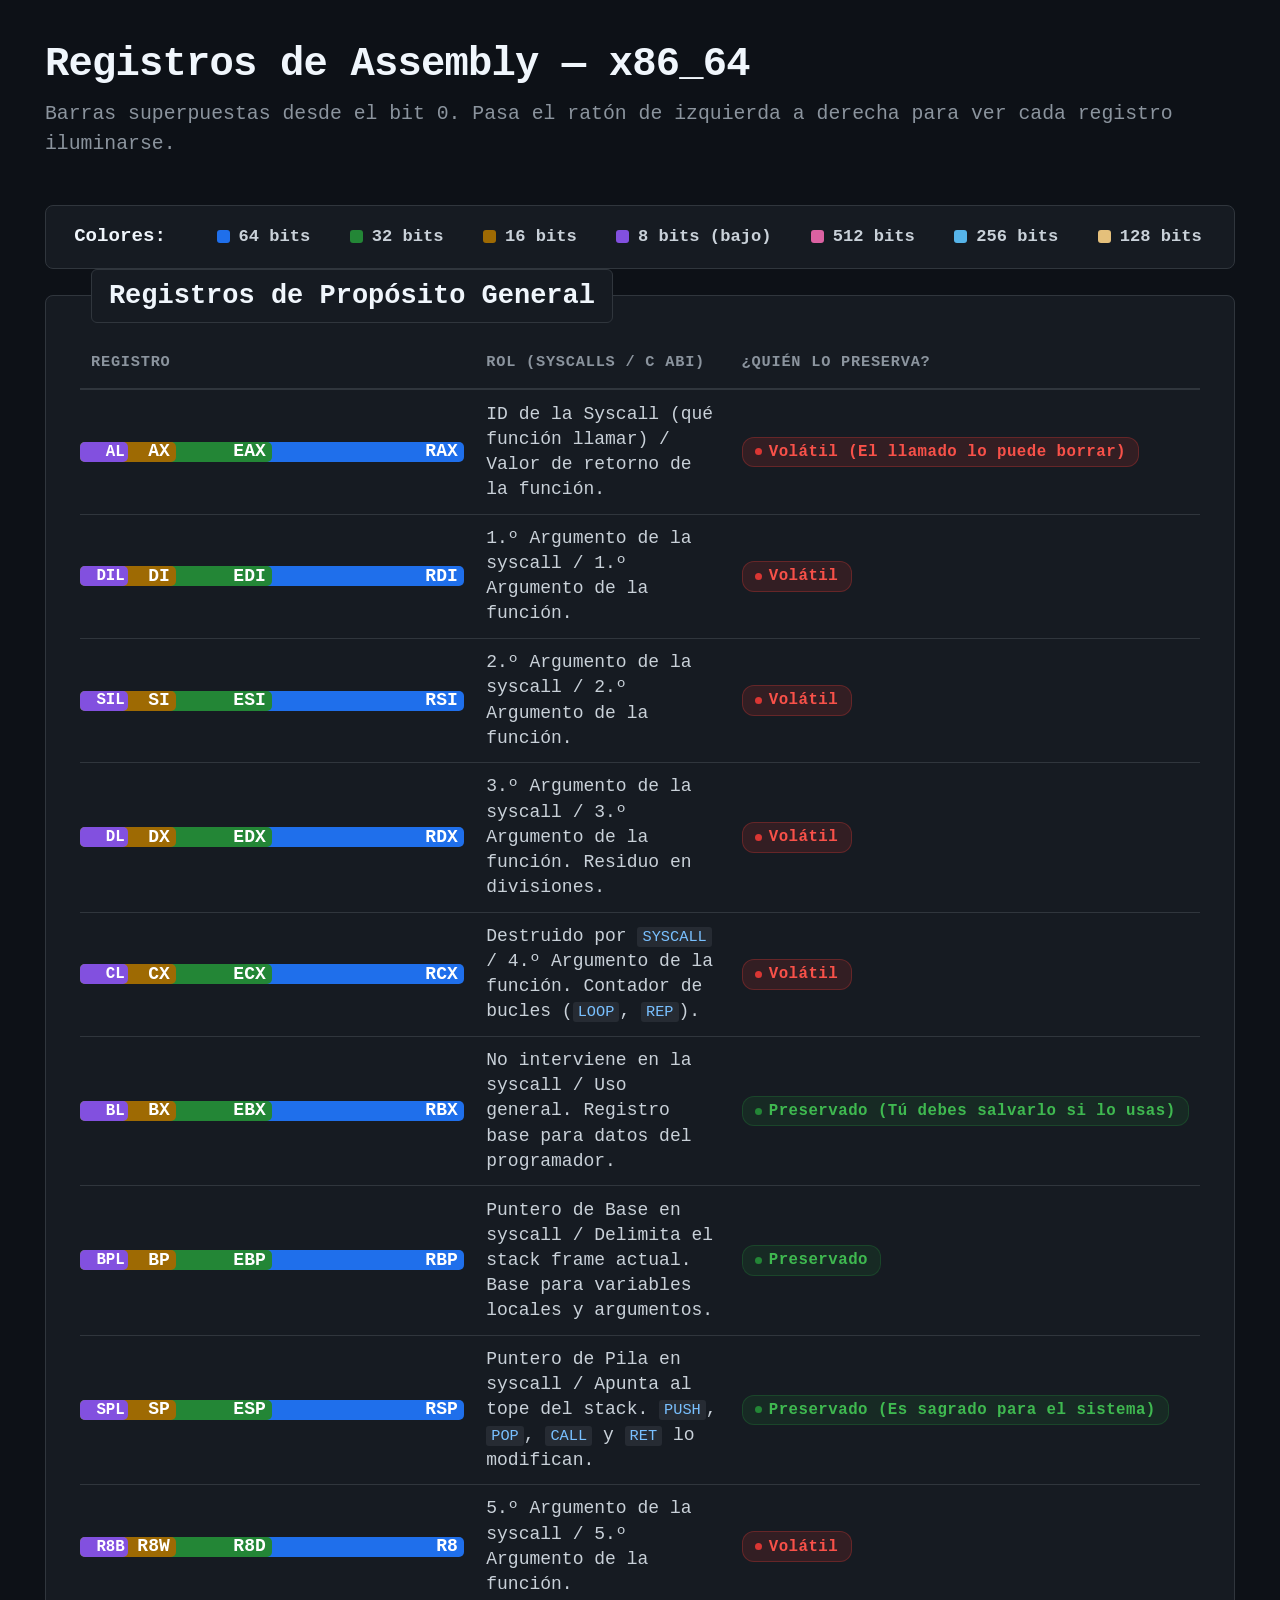
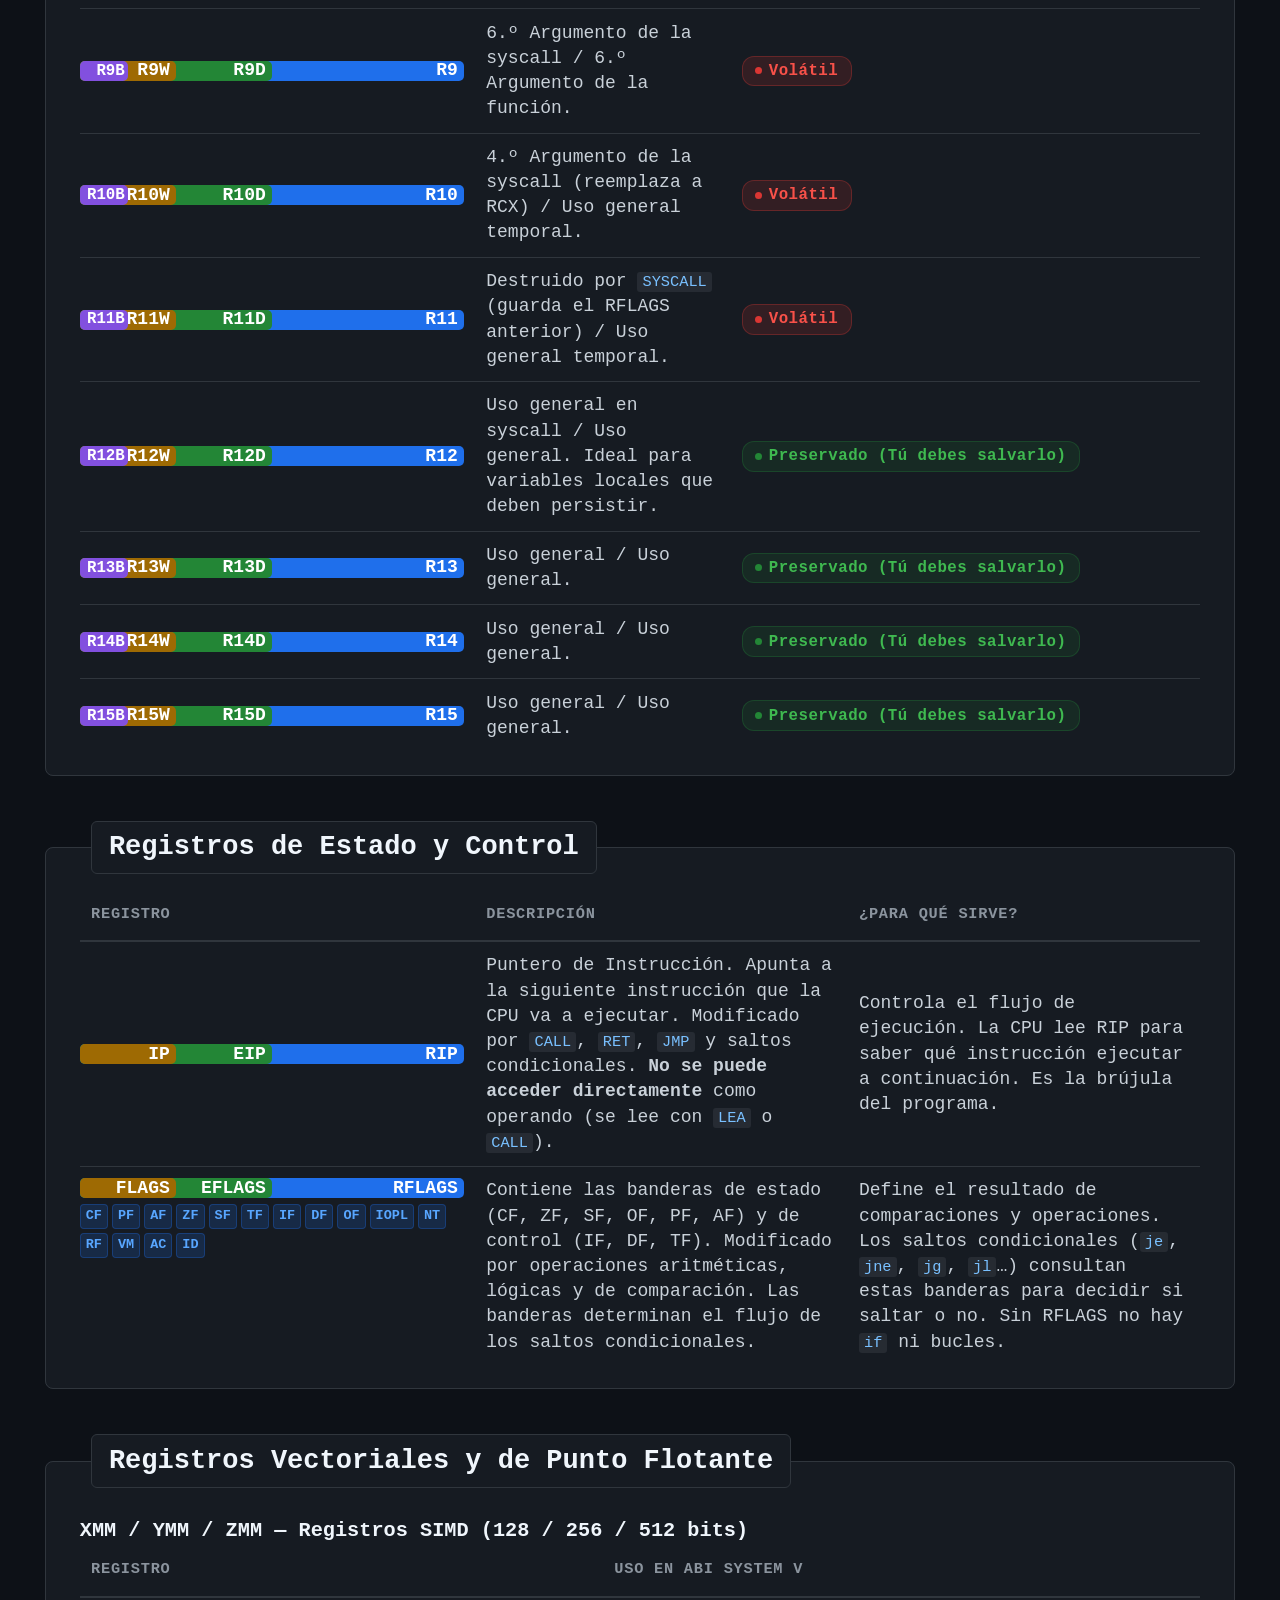
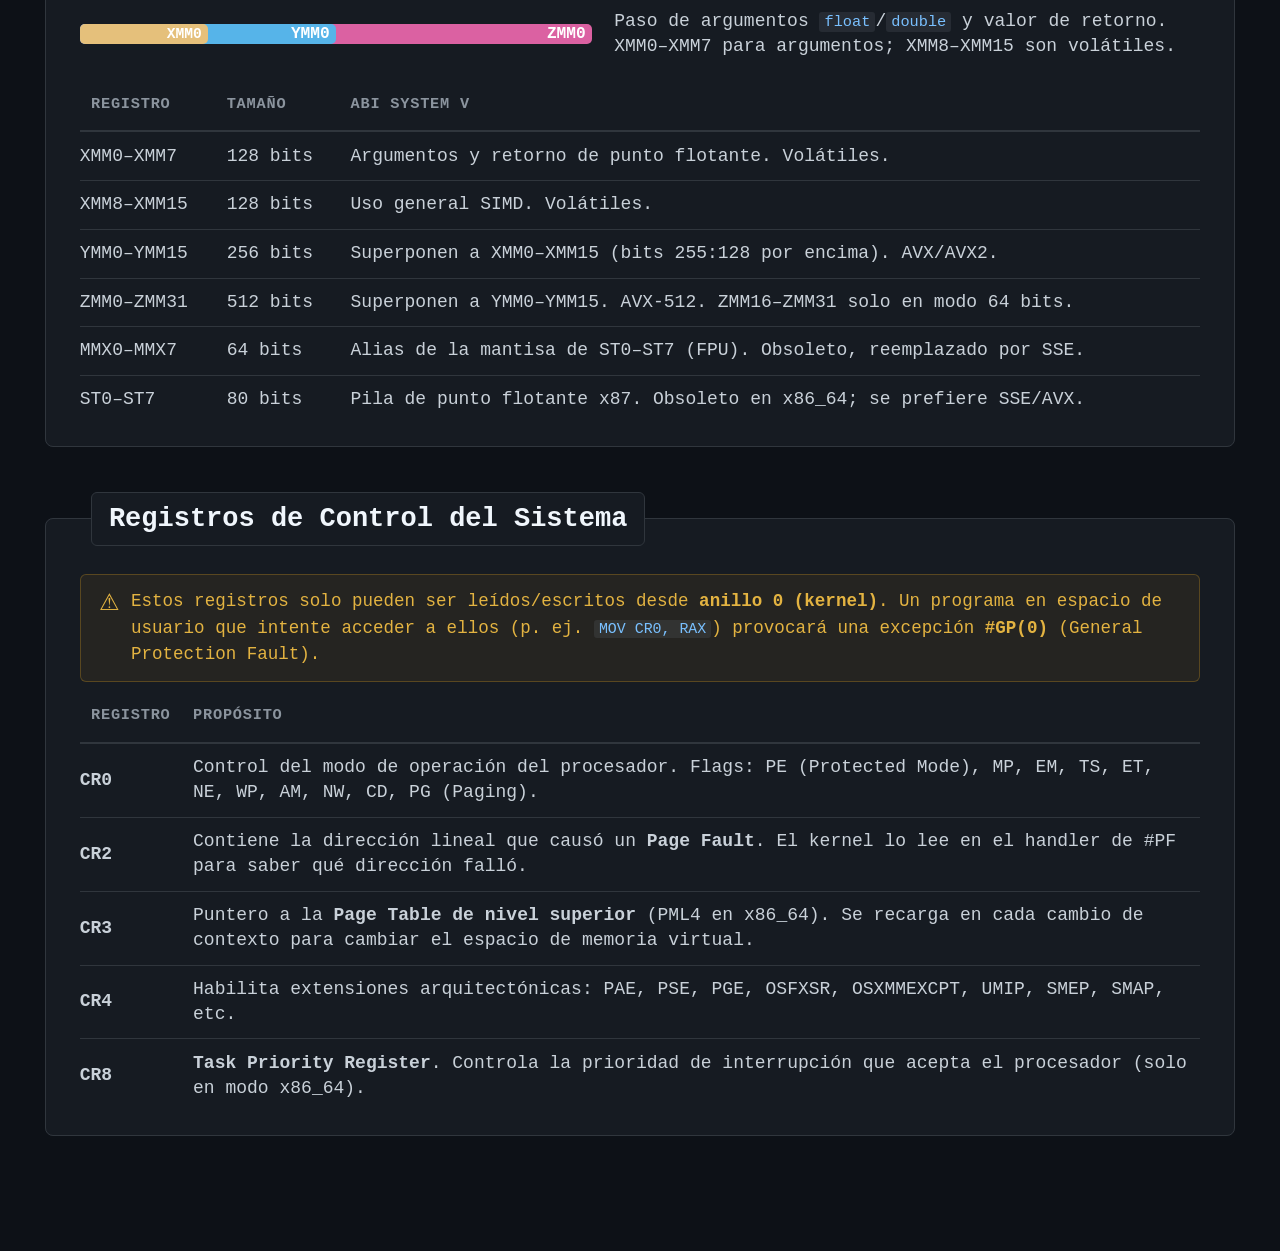
<file: registers.html>
<!DOCTYPE html>
<html lang="es">
	<head>
		<meta charset="UTF-8">
		<meta name="viewport" content="width=device-width, initial-scale=1.0">
		<title>Registros x86_64 — Assembly</title>
		<link rel="stylesheet" href="register_styles.css">
	</head>
	<body>

		<header id="header-main">
			<h1 id="title-main">Registros de Assembly — x86_64</h1>
			<p id="subtitle-main">Barras superpuestas desde el bit 0. Pasa el ratón de izquierda a derecha para ver cada registro iluminarse.</p>
		</header>

		<!-- ============================================================
		Leyenda de colores (arriba del todo)
		============================================================ -->
		<div id="leyenda-colores">
			<h3 id="leyenda-title">Colores:</h3>
			<span class="leyenda-item"><span class="leyenda-swatch c64"></span> 64 bits</span>
			<span class="leyenda-item"><span class="leyenda-swatch c32"></span> 32 bits</span>
			<span class="leyenda-item"><span class="leyenda-swatch c16"></span> 16 bits</span>
			<span class="leyenda-item"><span class="leyenda-swatch c8l"></span> 8 bits (bajo)</span>
			<span class="leyenda-item"><span class="leyenda-swatch c512"></span> 512 bits</span>
			<span class="leyenda-item"><span class="leyenda-swatch c256"></span> 256 bits</span>
			<span class="leyenda-item"><span class="leyenda-swatch c128"></span> 128 bits</span>
		</div>

		<main id="main-content">

			<!-- ============================================================
			SECCIÓN 1: Registros de Propósito General
			============================================================ -->
			<fieldset id="section-gpr" class="register-section">
				<legend id="legend-gpr">Registros de Propósito General</legend>

				<table id="table-gpr">
					<thead>
						<tr id="thead-gpr">
							<th id="th-gpr-reg">Registro</th>
							<th id="th-gpr-rol">Rol (Syscalls / C ABI)</th>
							<th id="th-gpr-preserve">¿Quién lo preserva?</th>
						</tr>
					</thead>
					<tbody>

						<!-- RAX -->
						<tr id="row-rax">
							<td id="cell-vis-rax">
								<div id="vis-rax" class="register-visual">
									<div id="rax-64" class="reg-bar reg-64" data-reg="RAX" data-bits="64">RAX</div>
									<div id="rax-32" class="reg-bar reg-32" data-reg="EAX" data-bits="32">EAX</div>
									<div id="rax-16" class="reg-bar reg-16" data-reg="AX"  data-bits="16">AX</div>
									<div id="rax-8l" class="reg-bar reg-8l" data-reg="AL"  data-bits="8">AL</div>
								</div>
							</td>
							<td>ID de la Syscall (qué función llamar) / Valor de retorno de la función.</td>
							<td><span id="preserve-rax" class="info-preserve volatil">Volátil (El llamado lo puede borrar)</span></td>
						</tr>
						<!-- RDI -->
						<tr id="row-rdi">
							<td id="cell-vis-rdi">
								<div id="vis-rdi" class="register-visual">
									<div id="rdi-64" class="reg-bar reg-64" data-reg="RDI" data-bits="64">RDI</div>
									<div id="rdi-32" class="reg-bar reg-32" data-reg="EDI" data-bits="32">EDI</div>
									<div id="rdi-16" class="reg-bar reg-16" data-reg="DI"  data-bits="16">DI</div>
									<div id="rdi-8l" class="reg-bar reg-8l" data-reg="DIL" data-bits="8">DIL</div>
								</div>
							</td>
							<td>1.º Argumento de la syscall / 1.º Argumento de la función.</td>
							<td><span id="preserve-rdi" class="info-preserve volatil">Volátil</span></td>
						</tr>
						<!-- RSI -->
						<tr id="row-rsi">
							<td id="cell-vis-rsi">
								<div id="vis-rsi" class="register-visual">
									<div id="rsi-64" class="reg-bar reg-64" data-reg="RSI" data-bits="64">RSI</div>
									<div id="rsi-32" class="reg-bar reg-32" data-reg="ESI" data-bits="32">ESI</div>
									<div id="rsi-16" class="reg-bar reg-16" data-reg="SI"  data-bits="16">SI</div>
									<div id="rsi-8l" class="reg-bar reg-8l" data-reg="SIL" data-bits="8">SIL</div>
								</div>
							</td>
							<td>2.º Argumento de la syscall / 2.º Argumento de la función.</td>
							<td><span id="preserve-rsi" class="info-preserve volatil">Volátil</span></td>
						</tr>
						<!-- RDX -->
						<tr id="row-rdx">
							<td id="cell-vis-rdx">
								<div id="vis-rdx" class="register-visual">
									<div id="rdx-64" class="reg-bar reg-64" data-reg="RDX" data-bits="64">RDX</div>
									<div id="rdx-32" class="reg-bar reg-32" data-reg="EDX" data-bits="32">EDX</div>
									<div id="rdx-16" class="reg-bar reg-16" data-reg="DX"  data-bits="16">DX</div>
									<div id="rdx-8l" class="reg-bar reg-8l" data-reg="DL"  data-bits="8">DL</div>
								</div>
							</td>
							<td>3.º Argumento de la syscall / 3.º Argumento de la función. Residuo en divisiones.</td>
							<td><span id="preserve-rdx" class="info-preserve volatil">Volátil</span></td>
						</tr>
						<!-- RCX -->
						<tr id="row-rcx">
							<td id="cell-vis-rcx">
								<div id="vis-rcx" class="register-visual">
									<div id="rcx-64" class="reg-bar reg-64" data-reg="RCX" data-bits="64">RCX</div>
									<div id="rcx-32" class="reg-bar reg-32" data-reg="ECX" data-bits="32">ECX</div>
									<div id="rcx-16" class="reg-bar reg-16" data-reg="CX"  data-bits="16">CX</div>
									<div id="rcx-8l" class="reg-bar reg-8l" data-reg="CL"  data-bits="8">CL</div>
								</div>
							</td>
							<td>Destruido por <code>SYSCALL</code> / 4.º Argumento de la función. Contador de bucles (<code>LOOP</code>, <code>REP</code>).</td>
							<td><span id="preserve-rcx" class="info-preserve volatil">Volátil</span></td>
						</tr>
						<!-- RBX -->
						<tr id="row-rbx">
							<td id="cell-vis-rbx">
								<div id="vis-rbx" class="register-visual">
									<div id="rbx-64" class="reg-bar reg-64" data-reg="RBX" data-bits="64">RBX</div>
									<div id="rbx-32" class="reg-bar reg-32" data-reg="EBX" data-bits="32">EBX</div>
									<div id="rbx-16" class="reg-bar reg-16" data-reg="BX"  data-bits="16">BX</div>
									<div id="rbx-8l" class="reg-bar reg-8l" data-reg="BL"  data-bits="8">BL</div>
								</div>
							</td>
							<td>No interviene en la syscall / Uso general. Registro base para datos del programador.</td>
							<td><span id="preserve-rbx" class="info-preserve preservado">Preservado (Tú debes salvarlo si lo usas)</span></td>
						</tr>
						<!-- RBP -->
						<tr id="row-rbp">
							<td id="cell-vis-rbp">
								<div id="vis-rbp" class="register-visual">
									<div id="rbp-64" class="reg-bar reg-64" data-reg="RBP" data-bits="64">RBP</div>
									<div id="rbp-32" class="reg-bar reg-32" data-reg="EBP" data-bits="32">EBP</div>
									<div id="rbp-16" class="reg-bar reg-16" data-reg="BP"  data-bits="16">BP</div>
									<div id="rbp-8l" class="reg-bar reg-8l" data-reg="BPL" data-bits="8">BPL</div>
								</div>
							</td>
							<td>Puntero de Base en syscall / Delimita el stack frame actual. Base para variables locales y argumentos.</td>
							<td><span id="preserve-rbp" class="info-preserve preservado">Preservado</span></td>
						</tr>
						<!-- RSP -->
						<tr id="row-rsp">
							<td id="cell-vis-rsp">
								<div id="vis-rsp" class="register-visual">
									<div id="rsp-64" class="reg-bar reg-64" data-reg="RSP" data-bits="64">RSP</div>
									<div id="rsp-32" class="reg-bar reg-32" data-reg="ESP" data-bits="32">ESP</div>
									<div id="rsp-16" class="reg-bar reg-16" data-reg="SP"  data-bits="16">SP</div>
									<div id="rsp-8l" class="reg-bar reg-8l" data-reg="SPL" data-bits="8">SPL</div>
								</div>
							</td>
							<td>Puntero de Pila en syscall / Apunta al tope del stack. <code>PUSH</code>, <code>POP</code>, <code>CALL</code> y <code>RET</code> lo modifican.</td>
							<td><span id="preserve-rsp" class="info-preserve preservado">Preservado (Es sagrado para el sistema)</span></td>
						</tr>
						<!-- R8 -->
						<tr id="row-r8">
							<td id="cell-vis-r8">
								<div id="vis-r8" class="register-visual">
									<div id="r8-64" class="reg-bar reg-64" data-reg="R8"  data-bits="64">R8</div>
									<div id="r8-32" class="reg-bar reg-32" data-reg="R8D" data-bits="32">R8D</div>
									<div id="r8-16" class="reg-bar reg-16" data-reg="R8W" data-bits="16">R8W</div>
									<div id="r8-8l" class="reg-bar reg-8l" data-reg="R8B" data-bits="8">R8B</div>
								</div>
							</td>
							<td>5.º Argumento de la syscall / 5.º Argumento de la función.</td>
							<td><span id="preserve-r8" class="info-preserve volatil">Volátil</span></td>
						</tr>
						<!-- R9 -->
						<tr id="row-r9">
							<td id="cell-vis-r9">
								<div id="vis-r9" class="register-visual">
									<div id="r9-64" class="reg-bar reg-64" data-reg="R9"  data-bits="64">R9</div>
									<div id="r9-32" class="reg-bar reg-32" data-reg="R9D" data-bits="32">R9D</div>
									<div id="r9-16" class="reg-bar reg-16" data-reg="R9W" data-bits="16">R9W</div>
									<div id="r9-8l" class="reg-bar reg-8l" data-reg="R9B" data-bits="8">R9B</div>
								</div>
							</td>
							<td>6.º Argumento de la syscall / 6.º Argumento de la función.</td>
							<td><span id="preserve-r9" class="info-preserve volatil">Volátil</span></td>
						</tr>
						<!-- R10 -->
						<tr id="row-r10">
							<td id="cell-vis-r10">
								<div id="vis-r10" class="register-visual">
									<div id="r10-64" class="reg-bar reg-64" data-reg="R10"  data-bits="64">R10</div>
									<div id="r10-32" class="reg-bar reg-32" data-reg="R10D" data-bits="32">R10D</div>
									<div id="r10-16" class="reg-bar reg-16" data-reg="R10W" data-bits="16">R10W</div>
									<div id="r10-8l" class="reg-bar reg-8l" data-reg="R10B" data-bits="8">R10B</div>
								</div>
							</td>
							<td>4.º Argumento de la syscall (reemplaza a RCX) / Uso general temporal.</td>
							<td><span id="preserve-r10" class="info-preserve volatil">Volátil</span></td>
						</tr>
						<!-- R11 -->
						<tr id="row-r11">
							<td id="cell-vis-r11">
								<div id="vis-r11" class="register-visual">
									<div id="r11-64" class="reg-bar reg-64" data-reg="R11"  data-bits="64">R11</div>
									<div id="r11-32" class="reg-bar reg-32" data-reg="R11D" data-bits="32">R11D</div>
									<div id="r11-16" class="reg-bar reg-16" data-reg="R11W" data-bits="16">R11W</div>
									<div id="r11-8l" class="reg-bar reg-8l" data-reg="R11B" data-bits="8">R11B</div>
								</div>
							</td>
							<td>Destruido por <code>SYSCALL</code> (guarda el RFLAGS anterior) / Uso general temporal.</td>
							<td><span id="preserve-r11" class="info-preserve volatil">Volátil</span></td>
						</tr>
						<!-- R12 -->
						<tr id="row-r12">
							<td id="cell-vis-r12">
								<div id="vis-r12" class="register-visual">
									<div id="r12-64" class="reg-bar reg-64" data-reg="R12"  data-bits="64">R12</div>
									<div id="r12-32" class="reg-bar reg-32" data-reg="R12D" data-bits="32">R12D</div>
									<div id="r12-16" class="reg-bar reg-16" data-reg="R12W" data-bits="16">R12W</div>
									<div id="r12-8l" class="reg-bar reg-8l" data-reg="R12B" data-bits="8">R12B</div>
								</div>
							</td>
							<td>Uso general en syscall / Uso general. Ideal para variables locales que deben persistir.</td>
							<td><span id="preserve-r12" class="info-preserve preservado">Preservado (Tú debes salvarlo)</span></td>
						</tr>
						<!-- R13 -->
						<tr id="row-r13">
							<td id="cell-vis-r13">
								<div id="vis-r13" class="register-visual">
									<div id="r13-64" class="reg-bar reg-64" data-reg="R13"  data-bits="64">R13</div>
									<div id="r13-32" class="reg-bar reg-32" data-reg="R13D" data-bits="32">R13D</div>
									<div id="r13-16" class="reg-bar reg-16" data-reg="R13W" data-bits="16">R13W</div>
									<div id="r13-8l" class="reg-bar reg-8l" data-reg="R13B" data-bits="8">R13B</div>
								</div>
							</td>
							<td>Uso general / Uso general.</td>
							<td><span id="preserve-r13" class="info-preserve preservado">Preservado (Tú debes salvarlo)</span></td>
						</tr>
						<!-- R14 -->
						<tr id="row-r14">
							<td id="cell-vis-r14">
								<div id="vis-r14" class="register-visual">
									<div id="r14-64" class="reg-bar reg-64" data-reg="R14"  data-bits="64">R14</div>
									<div id="r14-32" class="reg-bar reg-32" data-reg="R14D" data-bits="32">R14D</div>
									<div id="r14-16" class="reg-bar reg-16" data-reg="R14W" data-bits="16">R14W</div>
									<div id="r14-8l" class="reg-bar reg-8l" data-reg="R14B" data-bits="8">R14B</div>
								</div>
							</td>
							<td>Uso general / Uso general.</td>
							<td><span id="preserve-r14" class="info-preserve preservado">Preservado (Tú debes salvarlo)</span></td>
						</tr>
						<!-- R15 -->
						<tr id="row-r15">
							<td id="cell-vis-r15">
								<div id="vis-r15" class="register-visual">
									<div id="r15-64" class="reg-bar reg-64" data-reg="R15"  data-bits="64">R15</div>
									<div id="r15-32" class="reg-bar reg-32" data-reg="R15D" data-bits="32">R15D</div>
									<div id="r15-16" class="reg-bar reg-16" data-reg="R15W" data-bits="16">R15W</div>
									<div id="r15-8l" class="reg-bar reg-8l" data-reg="R15B" data-bits="8">R15B</div>
								</div>
							</td>
							<td>Uso general / Uso general.</td>
							<td><span id="preserve-r15" class="info-preserve preservado">Preservado (Tú debes salvarlo)</span></td>
						</tr>

					</tbody>
				</table>
			</fieldset>

			<!-- ============================================================
			SECCIÓN 2: Registros de Estado y Control
			============================================================ -->
			<fieldset id="section-status" class="register-section">
				<legend id="legend-status">Registros de Estado y Control</legend>

				<table id="table-status">
					<thead>
						<tr id="thead-status">
							<th id="th-status-reg">Registro</th>
							<th id="th-status-desc">Descripción</th>
							<th id="th-status-uso">¿Para qué sirve?</th>
						</tr>
					</thead>
					<tbody>

						<!-- ── RIP ── -->
						<tr id="row-rip">
							<td id="cell-vis-rip">
								<div id="vis-rip" class="register-visual">
									<div id="rip-64" class="reg-bar reg-64" data-reg="RIP" data-bits="64">RIP</div>
									<div id="rip-32" class="reg-bar reg-32" data-reg="EIP" data-bits="32">EIP</div>
									<div id="rip-16" class="reg-bar reg-16" data-reg="IP"  data-bits="16">IP</div>
								</div>
							</td>
							<td>Puntero de Instrucción. Apunta a la siguiente instrucción que la CPU va a ejecutar. Modificado por <code>CALL</code>, <code>RET</code>, <code>JMP</code> y saltos condicionales. <strong>No se puede acceder directamente</strong> como operando (se lee con <code>LEA</code> o <code>CALL</code>).</td>
							<td>Controla el flujo de ejecución. La CPU lee RIP para saber qué instrucción ejecutar a continuación. Es la brújula del programa.</td>
						</tr>

						<!-- ── RFLAGS ── -->
						<tr id="row-rflags">
							<td id="cell-vis-rflags" style="vertical-align:top">
								<div id="vis-rflags" class="register-visual vis-rf" style="margin-bottom:6px;">
									<div id="rflags-64" class="reg-bar reg-rf" data-reg="RFLAGS" data-bits="64">RFLAGS</div>
									<div id="rflags-32" class="reg-bar reg-32" data-reg="EFLAGS" data-bits="32">EFLAGS</div>
									<div id="rflags-16" class="reg-bar reg-16" data-reg="FLAGS" data-bits="16">FLAGS</div>
								</div>
								<div id="flags-strip" class="flags-strip">
									<span id="badge-cf"   class="flag-badge" data-flag="Carry — bit 0">CF</span>
									<span id="badge-pf"   class="flag-badge" data-flag="Parity — bit 2">PF</span>
									<span id="badge-af"   class="flag-badge" data-flag="Auxiliary Carry — bit 4">AF</span>
									<span id="badge-zf"   class="flag-badge" data-flag="Zero — bit 6">ZF</span>
									<span id="badge-sf"   class="flag-badge" data-flag="Sign — bit 7">SF</span>
									<span id="badge-tf"   class="flag-badge" data-flag="Trap / Single-step — bit 8">TF</span>
									<span id="badge-if"   class="flag-badge" data-flag="Interrupt Enable — bit 9">IF</span>
									<span id="badge-df"   class="flag-badge" data-flag="Direction — bit 10">DF</span>
									<span id="badge-of"   class="flag-badge" data-flag="Overflow — bit 11">OF</span>
									<span id="badge-iopl" class="flag-badge" data-flag="I/O Privilege Level — bits 12-13">IOPL</span>
									<span id="badge-nt"   class="flag-badge" data-flag="Nested Task — bit 14">NT</span>
									<span id="badge-rf"   class="flag-badge" data-flag="Resume — bit 16">RF</span>
									<span id="badge-vm"   class="flag-badge" data-flag="Virtual 8086 Mode — bit 17">VM</span>
									<span id="badge-ac"   class="flag-badge" data-flag="Alignment Check — bit 18">AC</span>
									<span id="badge-id"   class="flag-badge" data-flag="CPUID Available — bit 21">ID</span>
								</div>
							</td>
							<td>Contiene las banderas de estado (CF, ZF, SF, OF, PF, AF) y de control (IF, DF, TF). Modificado por operaciones aritméticas, lógicas y de comparación. Las banderas determinan el flujo de los saltos condicionales.</td>
							<td>Define el resultado de comparaciones y operaciones. Los saltos condicionales (<code>je</code>, <code>jne</code>, <code>jg</code>, <code>jl</code>…) consultan estas banderas para decidir si saltar o no. Sin RFLAGS no hay <code>if</code> ni bucles.</td>
						</tr>

					</tbody>
				</table>
			</fieldset>

			<!-- ============================================================
			SECCIÓN 3: Registros Vectoriales y de Punto Flotante
			============================================================ -->
			<fieldset id="section-vector" class="register-section">
				<legend id="legend-vector">Registros Vectoriales y de Punto Flotante</legend>

				<h3 id="title-ymm" style="font-size:0.9rem;color:var(--text-bright);margin-bottom:0.5rem;">XMM / YMM / ZMM — Registros SIMD (128 / 256 / 512 bits)</h3>
				<table id="table-vector-example">
					<thead>
						<tr>
							<th style="width:512px">Registro</th>
							<th>Uso en ABI System V</th>
						</tr>
					</thead>
					<tbody>
						<tr id="row-zmm0">
							<td id="cell-vis-zmm0">
								<div id="vis-zmm0" class="register-visual vis-512">
									<div id="zmm0-512" class="reg-bar reg-512" data-reg="ZMM0" data-bits="512">ZMM0</div>
									<div id="ymm0-256" class="reg-bar reg-256" data-reg="YMM0" data-bits="256">YMM0</div>
									<div id="xmm0-128" class="reg-bar reg-128" data-reg="XMM0" data-bits="128">XMM0</div>
								</div>
							</td>
							<td>Paso de argumentos <code>float</code>/<code>double</code> y valor de retorno. XMM0–XMM7 para argumentos; XMM8–XMM15 son volátiles.</td>
						</tr>
					</tbody>
				</table>

				<table id="table-vector" style="margin-top:1rem;">
					<thead>
						<tr id="thead-vector">
							<th>Registro</th>
							<th>Tamaño</th>
							<th>ABI System V</th>
						</tr>
					</thead>
					<tbody>
						<tr id="row-xmm0"><td>XMM0–XMM7</td><td>128 bits</td><td>Argumentos y retorno de punto flotante. Volátiles.</td></tr>
						<tr id="row-xmm8"><td>XMM8–XMM15</td><td>128 bits</td><td>Uso general SIMD. Volátiles.</td></tr>
						<tr id="row-ymm"><td>YMM0–YMM15</td><td>256 bits</td><td>Superponen a XMM0–XMM15 (bits 255:128 por encima). AVX/AVX2.</td></tr>
						<tr id="row-zmm"><td>ZMM0–ZMM31</td><td>512 bits</td><td>Superponen a YMM0–YMM15. AVX-512. ZMM16–ZMM31 solo en modo 64 bits.</td></tr>
						<tr id="row-mmx"><td>MMX0–MMX7</td><td>64 bits</td><td>Alias de la mantisa de ST0–ST7 (FPU). Obsoleto, reemplazado por SSE.</td></tr>
						<tr id="row-fpu"><td>ST0–ST7</td><td>80 bits</td><td>Pila de punto flotante x87. Obsoleto en x86_64; se prefiere SSE/AVX.</td></tr>
					</tbody>
				</table>
			</fieldset>

			<!-- ============================================================
			SECCIÓN 4: Registros de Control del Sistema
			============================================================ -->
			<fieldset id="section-cr" class="register-section">
				<legend id="legend-cr">Registros de Control del Sistema</legend>

				<div id="note-kernel" class="section-note">
					<span>Estos registros solo pueden ser leídos/escritos desde <strong>anillo 0 (kernel)</strong>. Un programa en espacio de usuario que intente acceder a ellos (p. ej. <code>MOV CR0, RAX</code>) provocará una excepción <strong>#GP(0)</strong> (General Protection Fault).</span>
				</div>

				<table id="table-cr">
					<thead>
						<tr id="thead-cr">
							<th>Registro</th>
							<th>Propósito</th>
						</tr>
					</thead>
					<tbody>
						<tr id="row-cr0">
							<td style="font-family:monospace;font-weight:700">CR0</td>
							<td>Control del modo de operación del procesador. Flags: PE (Protected Mode), MP, EM, TS, ET, NE, WP, AM, NW, CD, PG (Paging).</td>
						</tr>
						<tr id="row-cr2">
							<td style="font-family:monospace;font-weight:700">CR2</td>
							<td>Contiene la dirección lineal que causó un <strong>Page Fault</strong>. El kernel lo lee en el handler de #PF para saber qué dirección falló.</td>
						</tr>
						<tr id="row-cr3">
							<td style="font-family:monospace;font-weight:700">CR3</td>
							<td>Puntero a la <strong>Page Table de nivel superior</strong> (PML4 en x86_64). Se recarga en cada cambio de contexto para cambiar el espacio de memoria virtual.</td>
						</tr>
						<tr id="row-cr4">
							<td style="font-family:monospace;font-weight:700">CR4</td>
							<td>Habilita extensiones arquitectónicas: PAE, PSE, PGE, OSFXSR, OSXMMEXCPT, UMIP, SMEP, SMAP, etc.</td>
						</tr>
						<tr id="row-cr8">
							<td style="font-family:monospace;font-weight:700">CR8</td>
							<td><strong>Task Priority Register</strong>. Controla la prioridad de interrupción que acepta el procesador (solo en modo x86_64).</td>
						</tr>
					</tbody>
				</table>
			</fieldset>

		</main>

	</body>
</html>
</file>
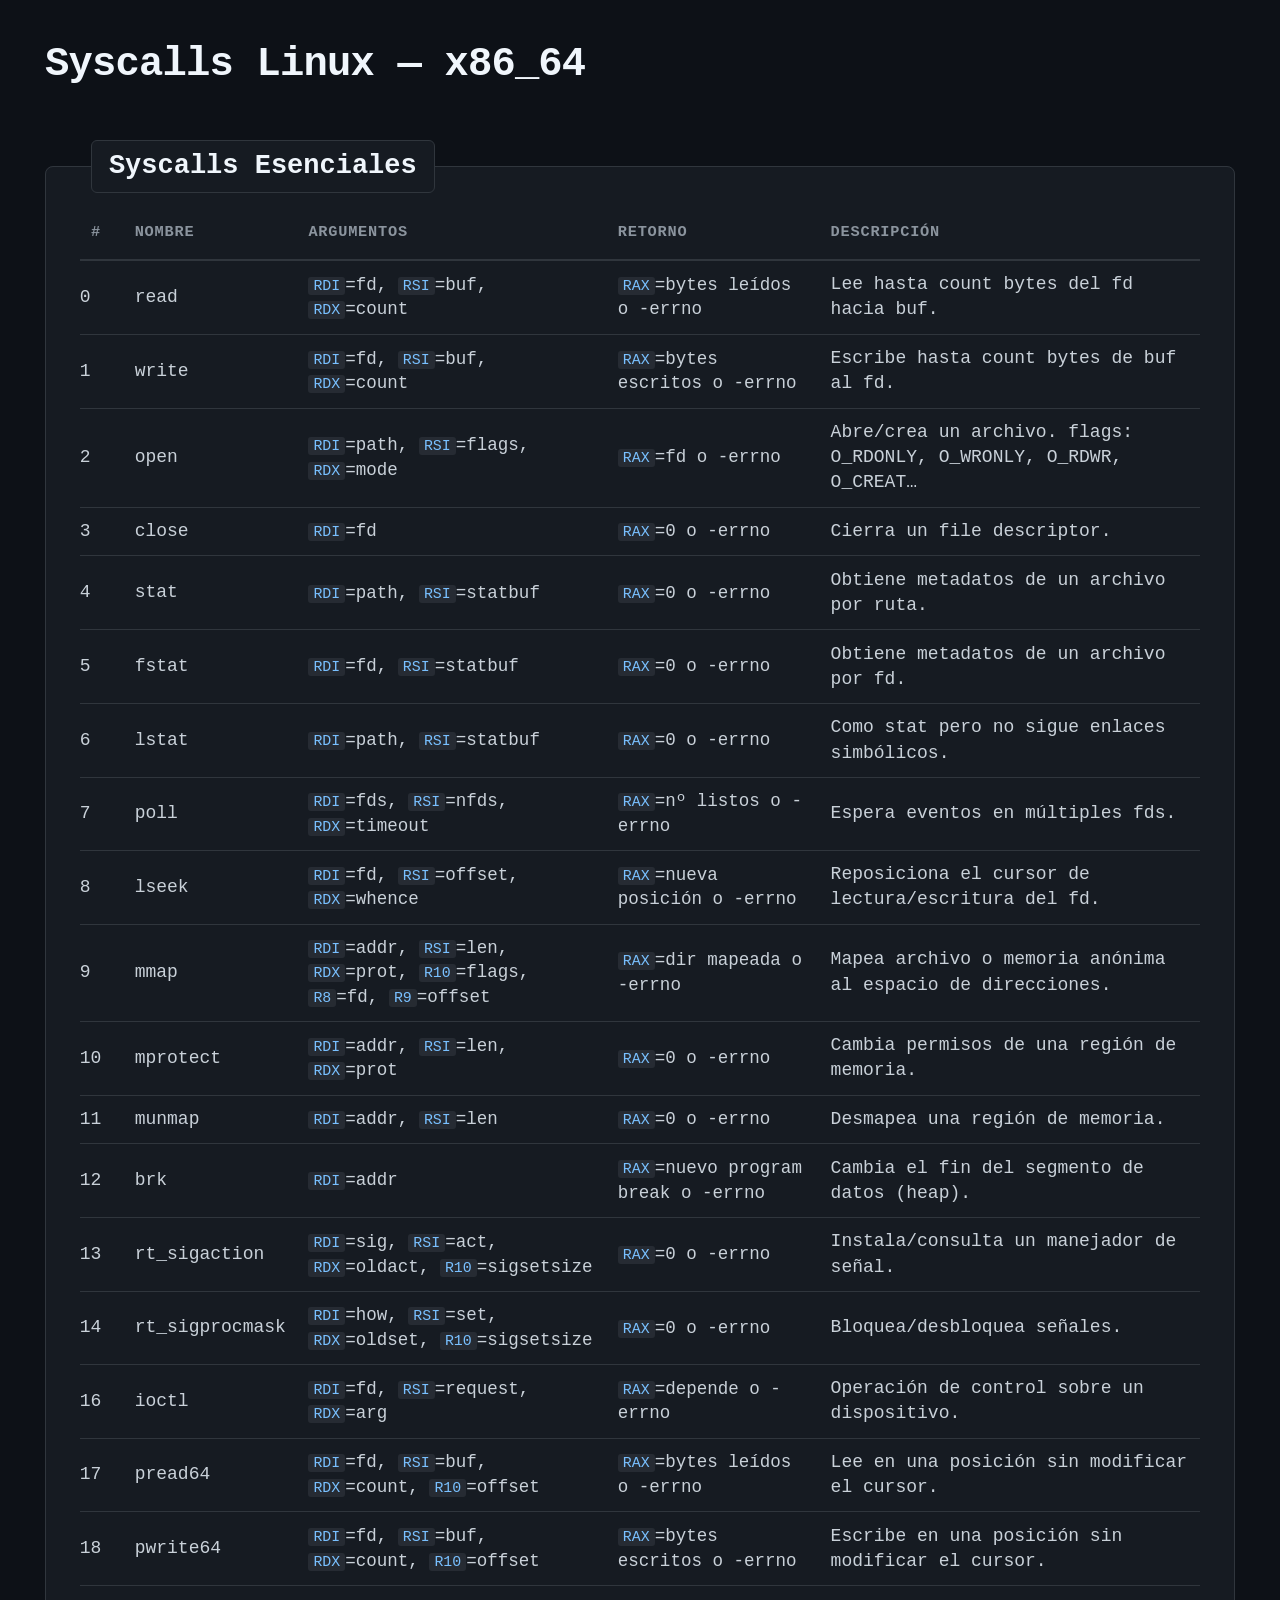
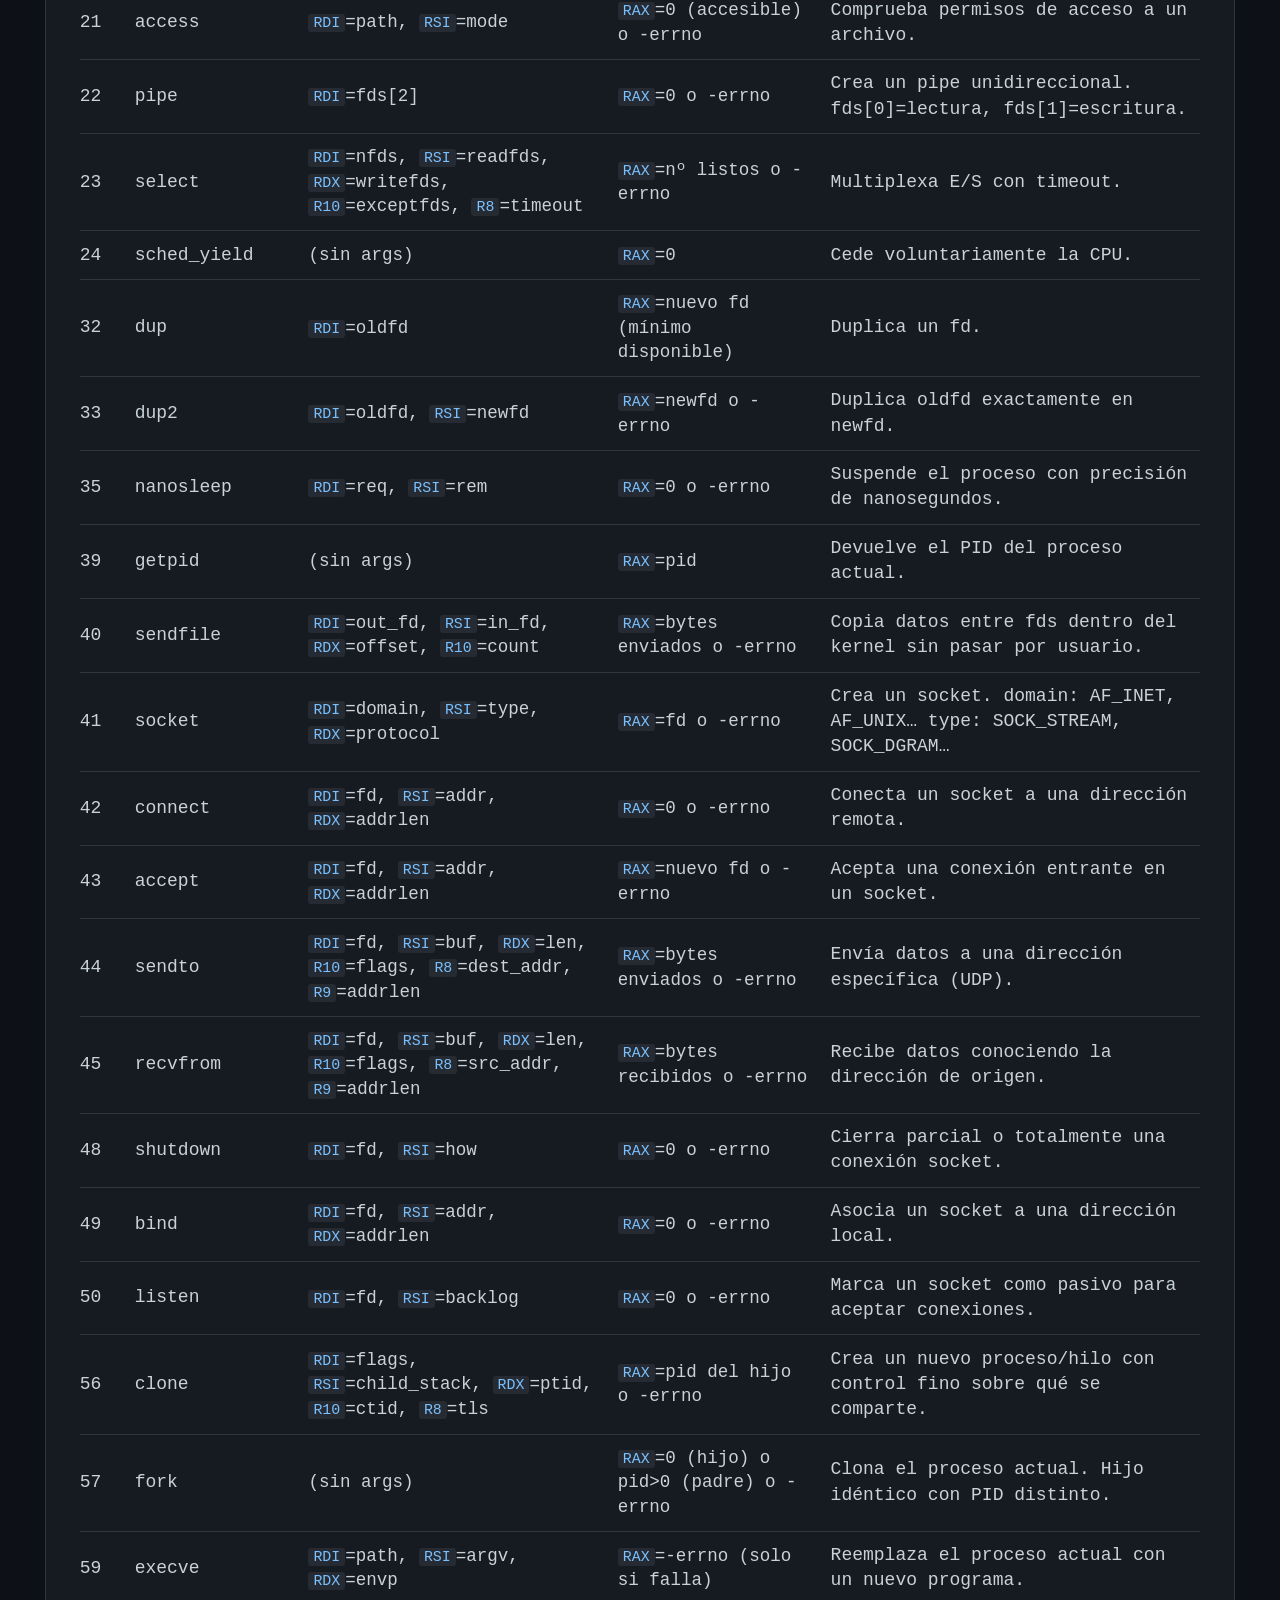
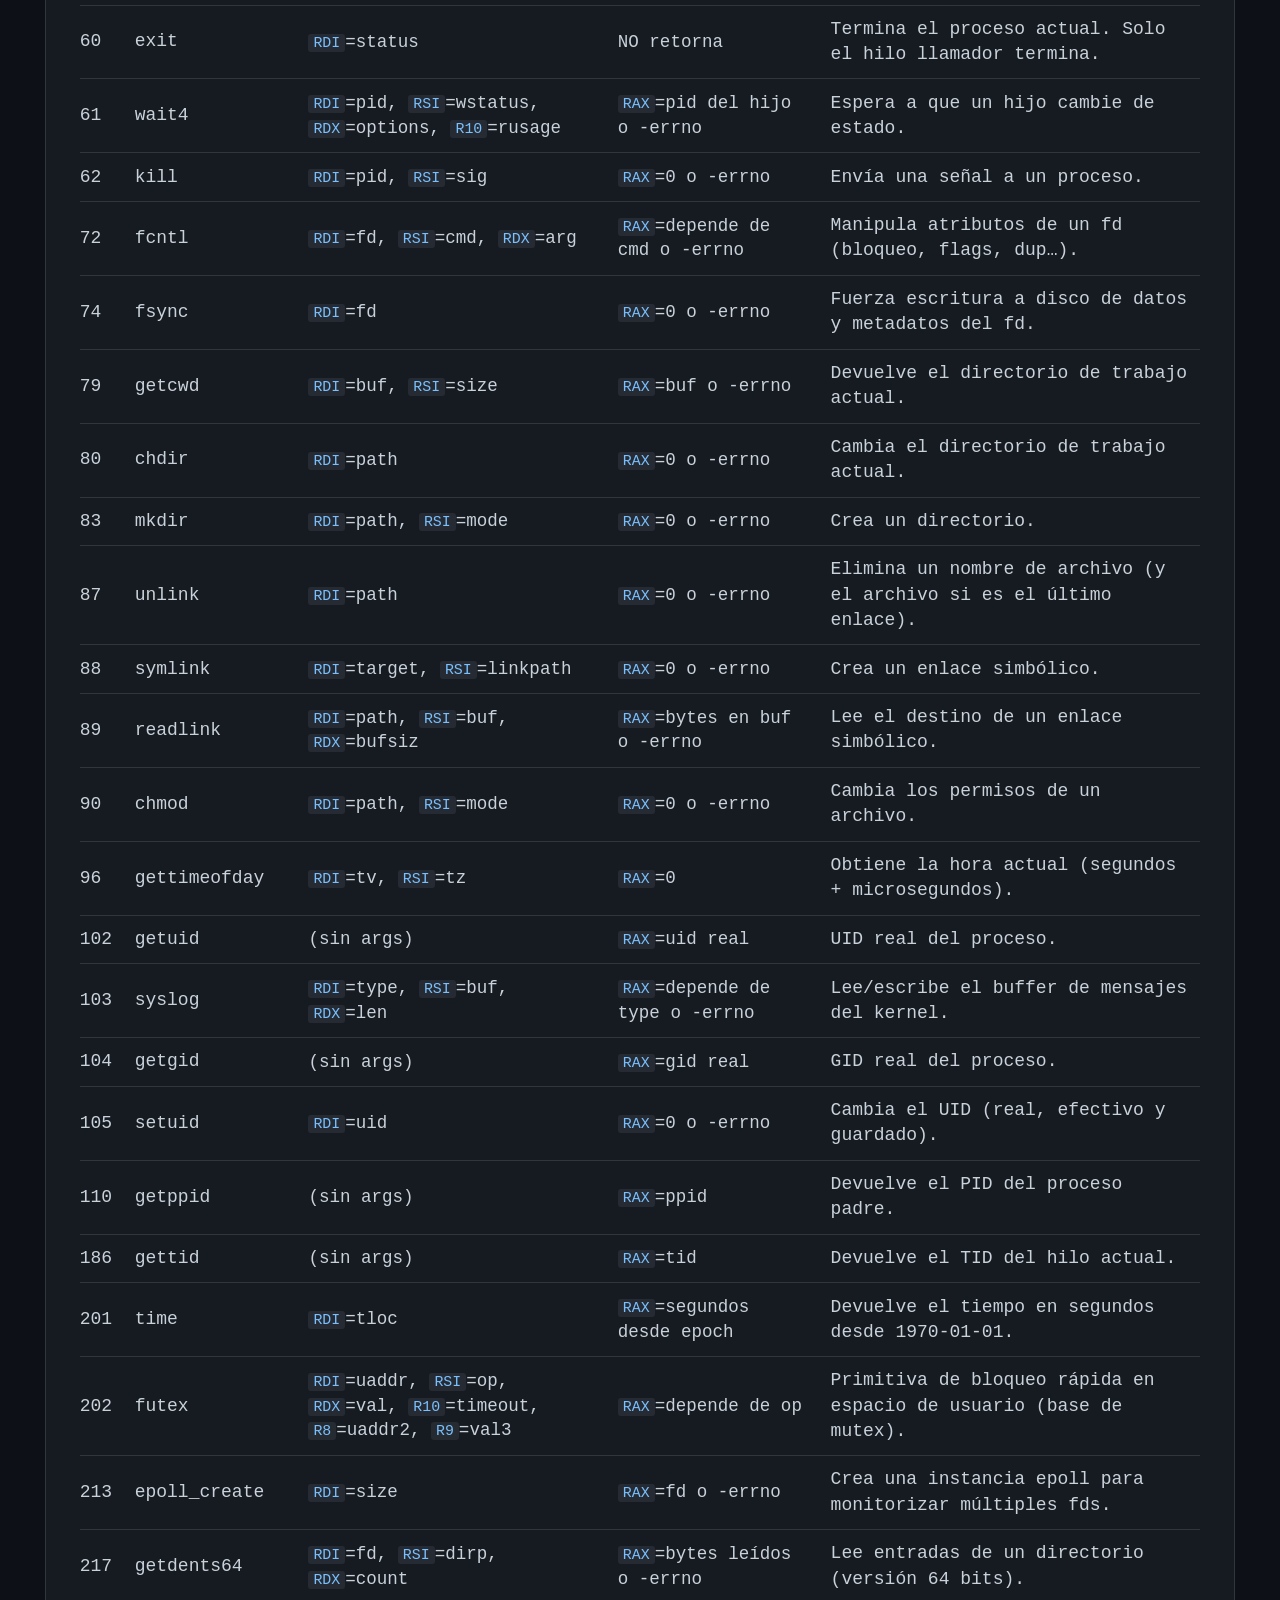
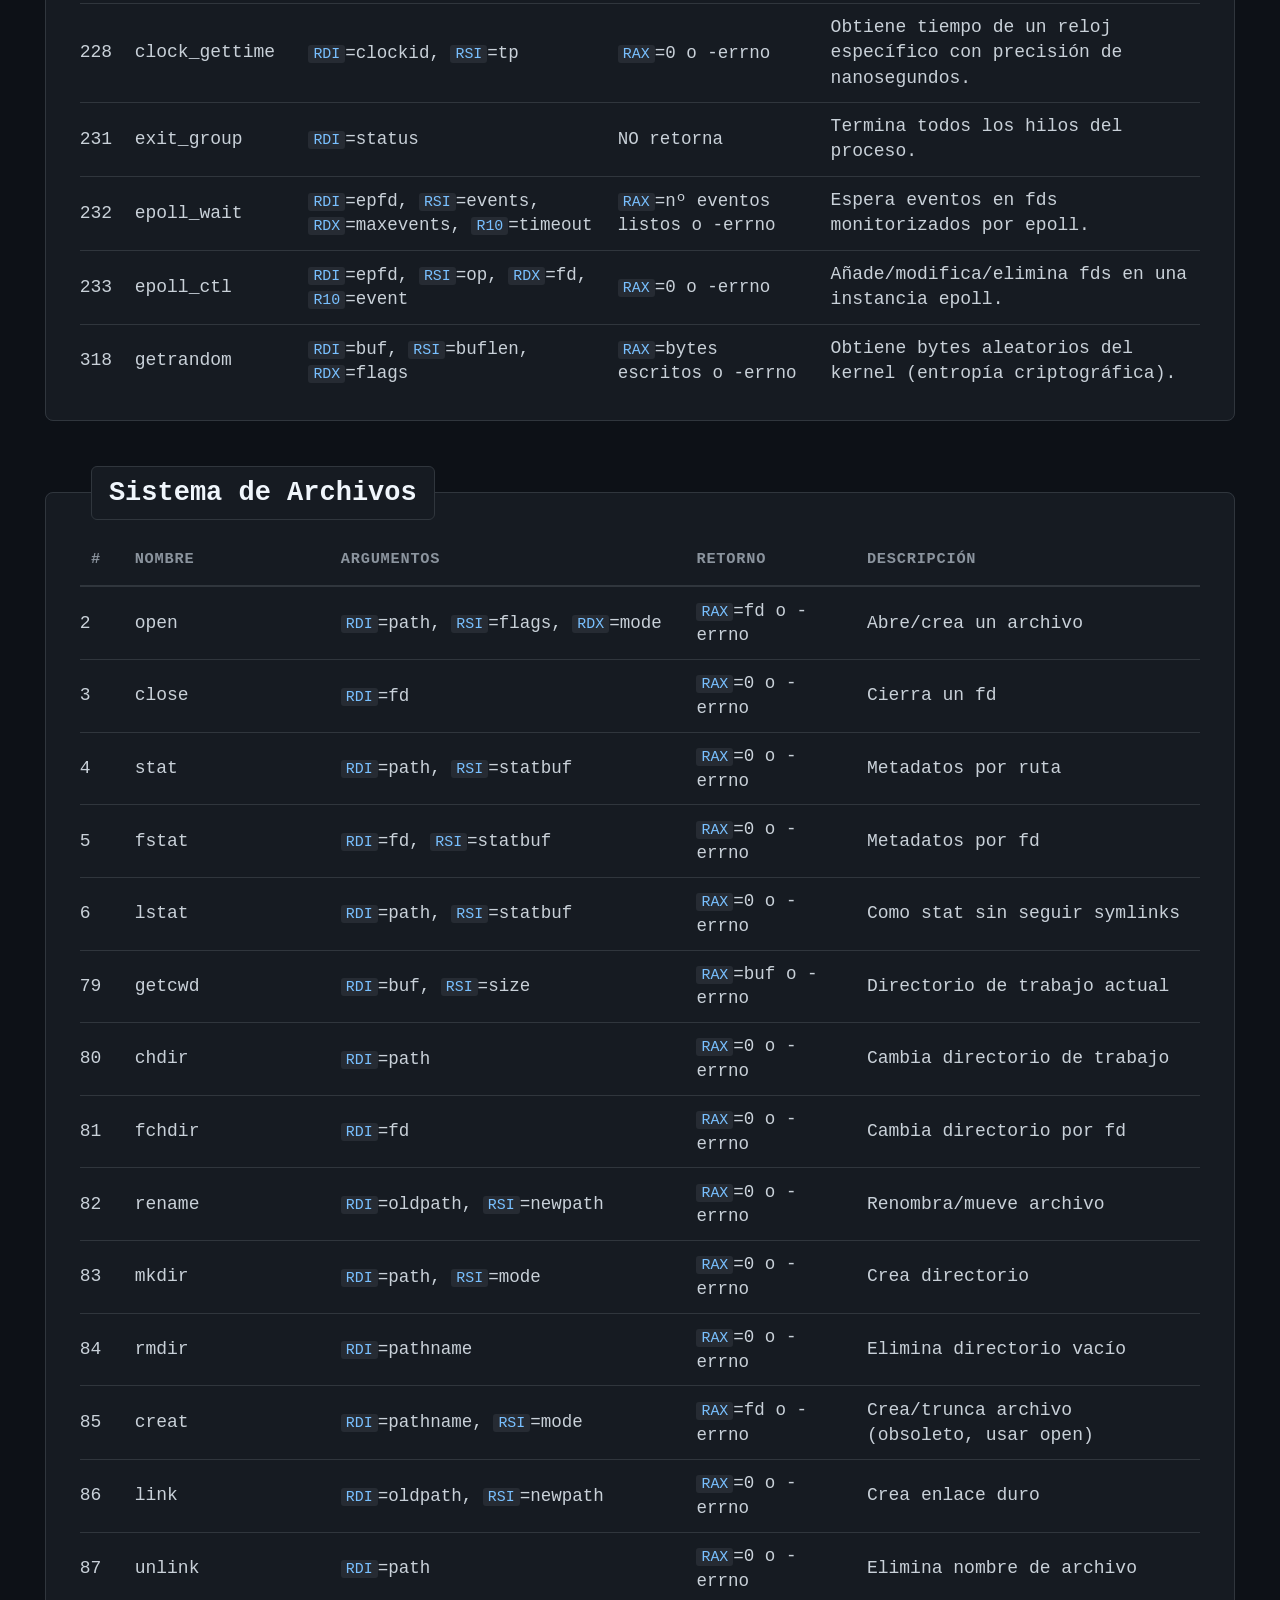
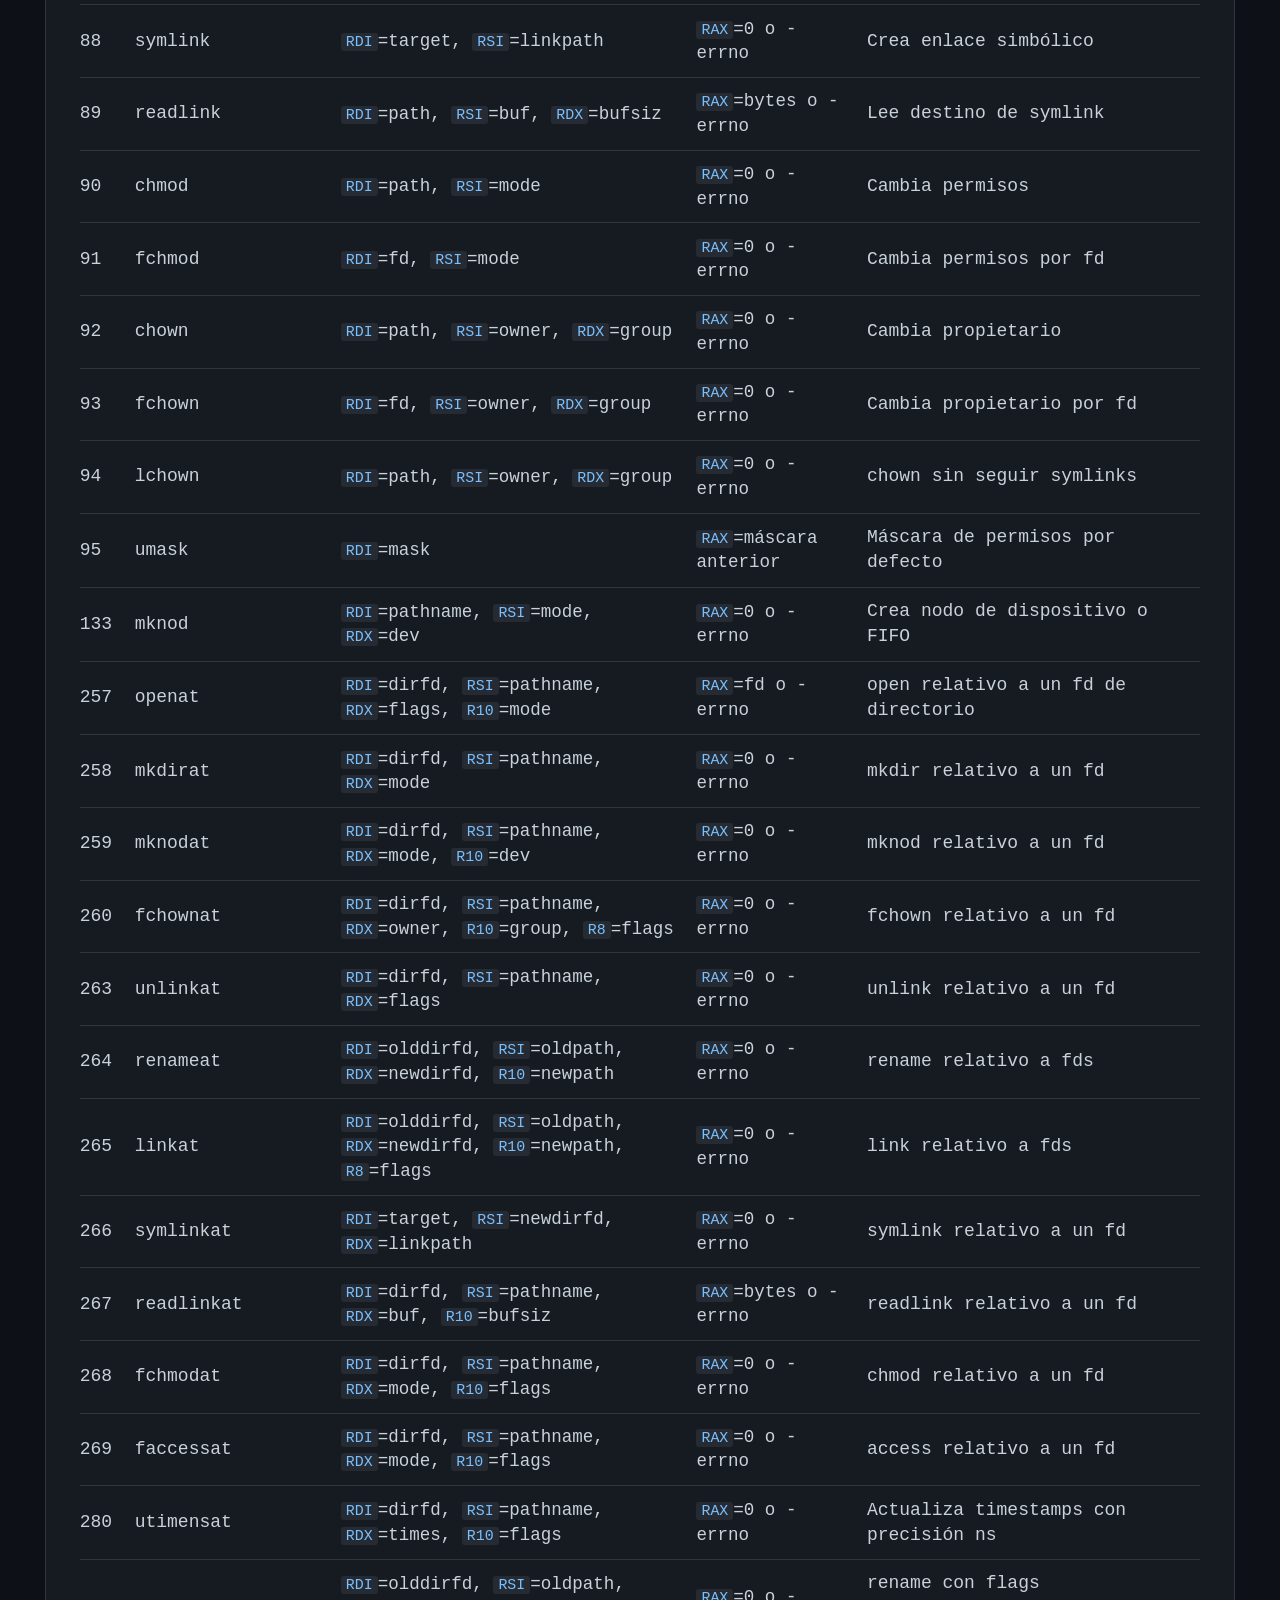
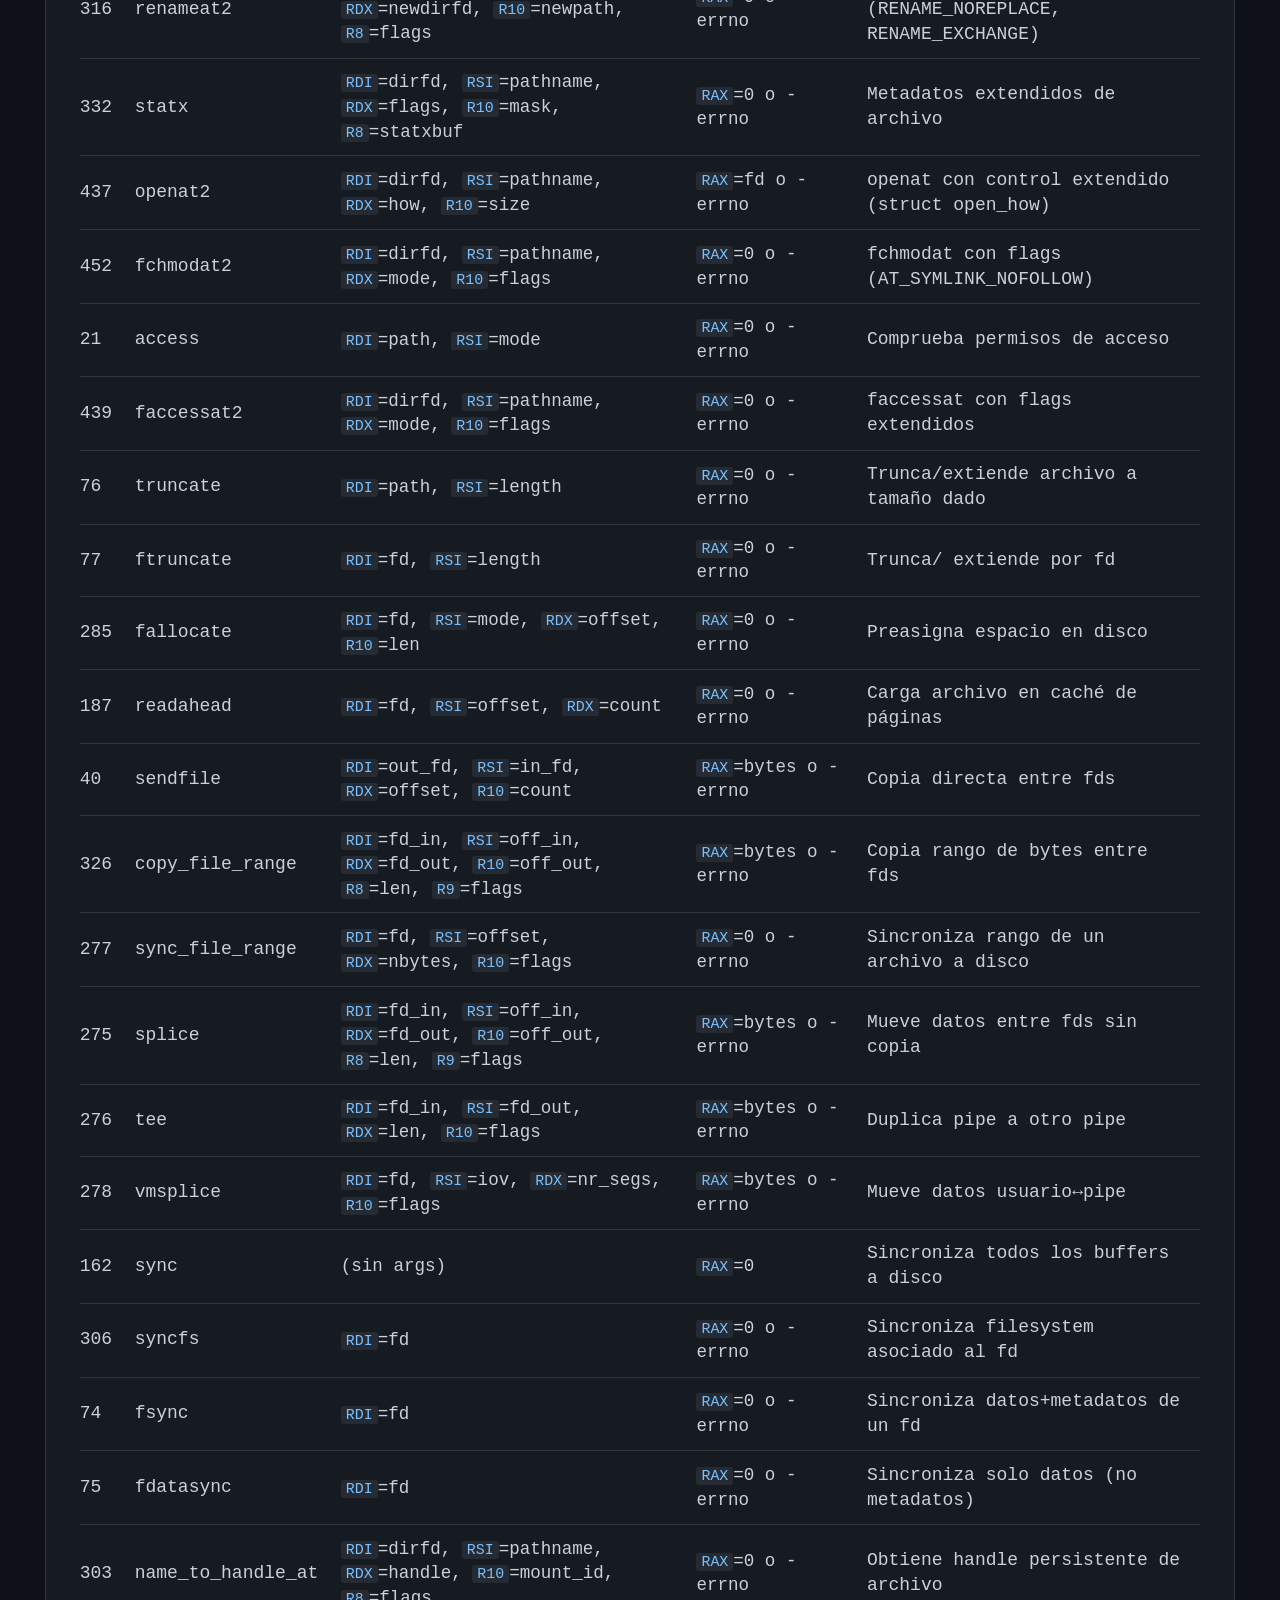
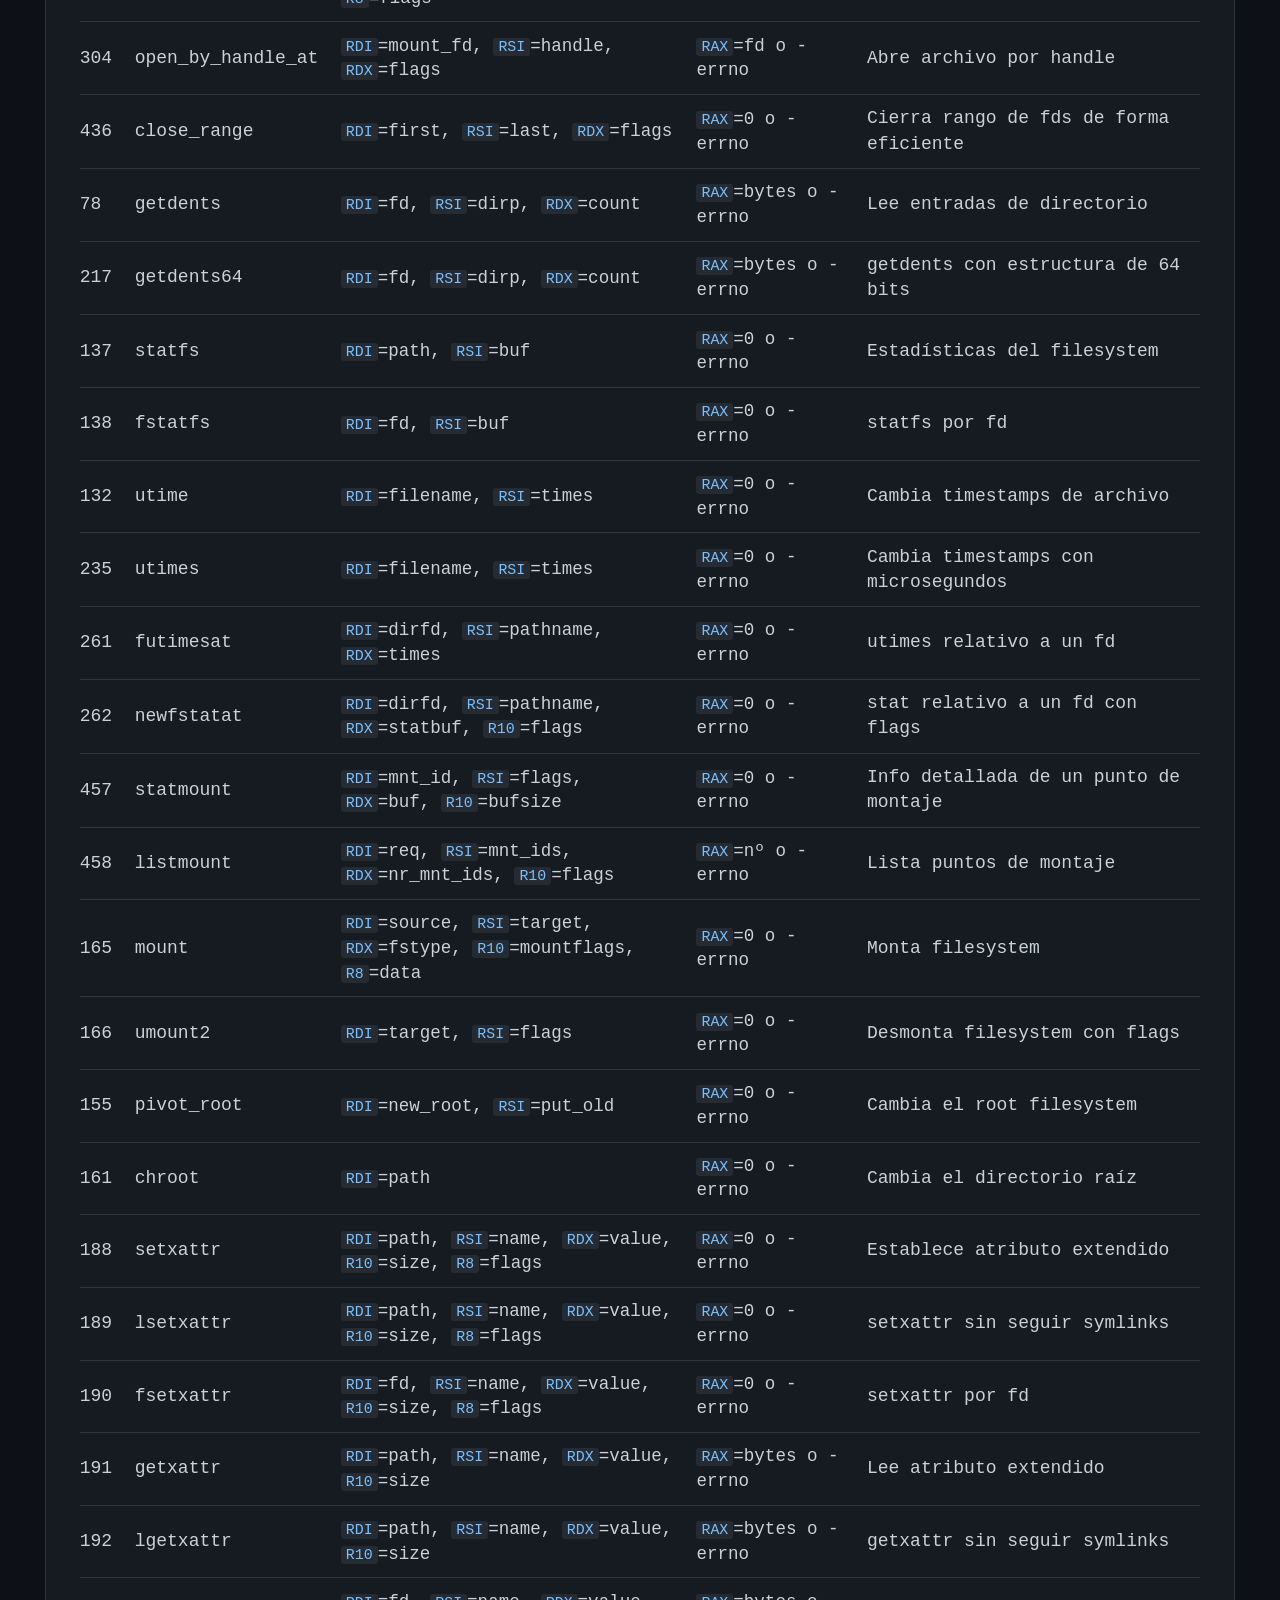
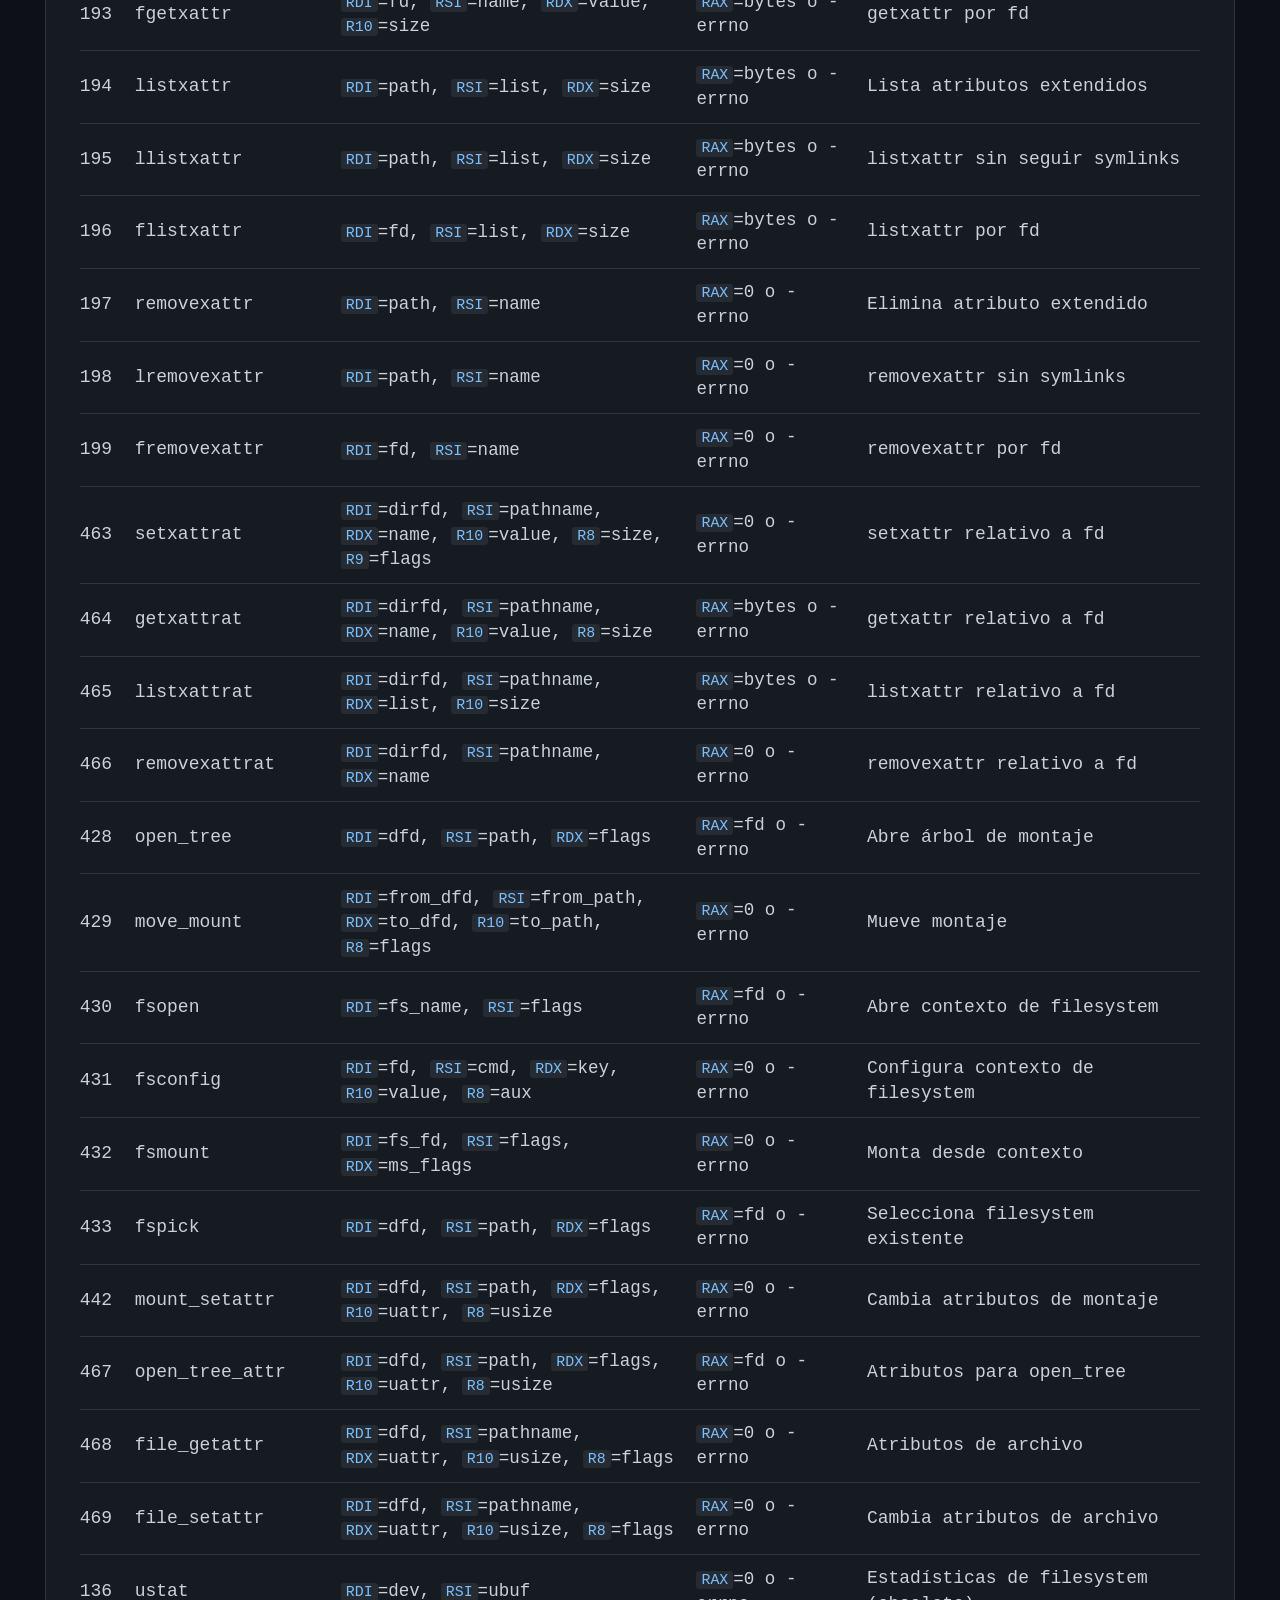
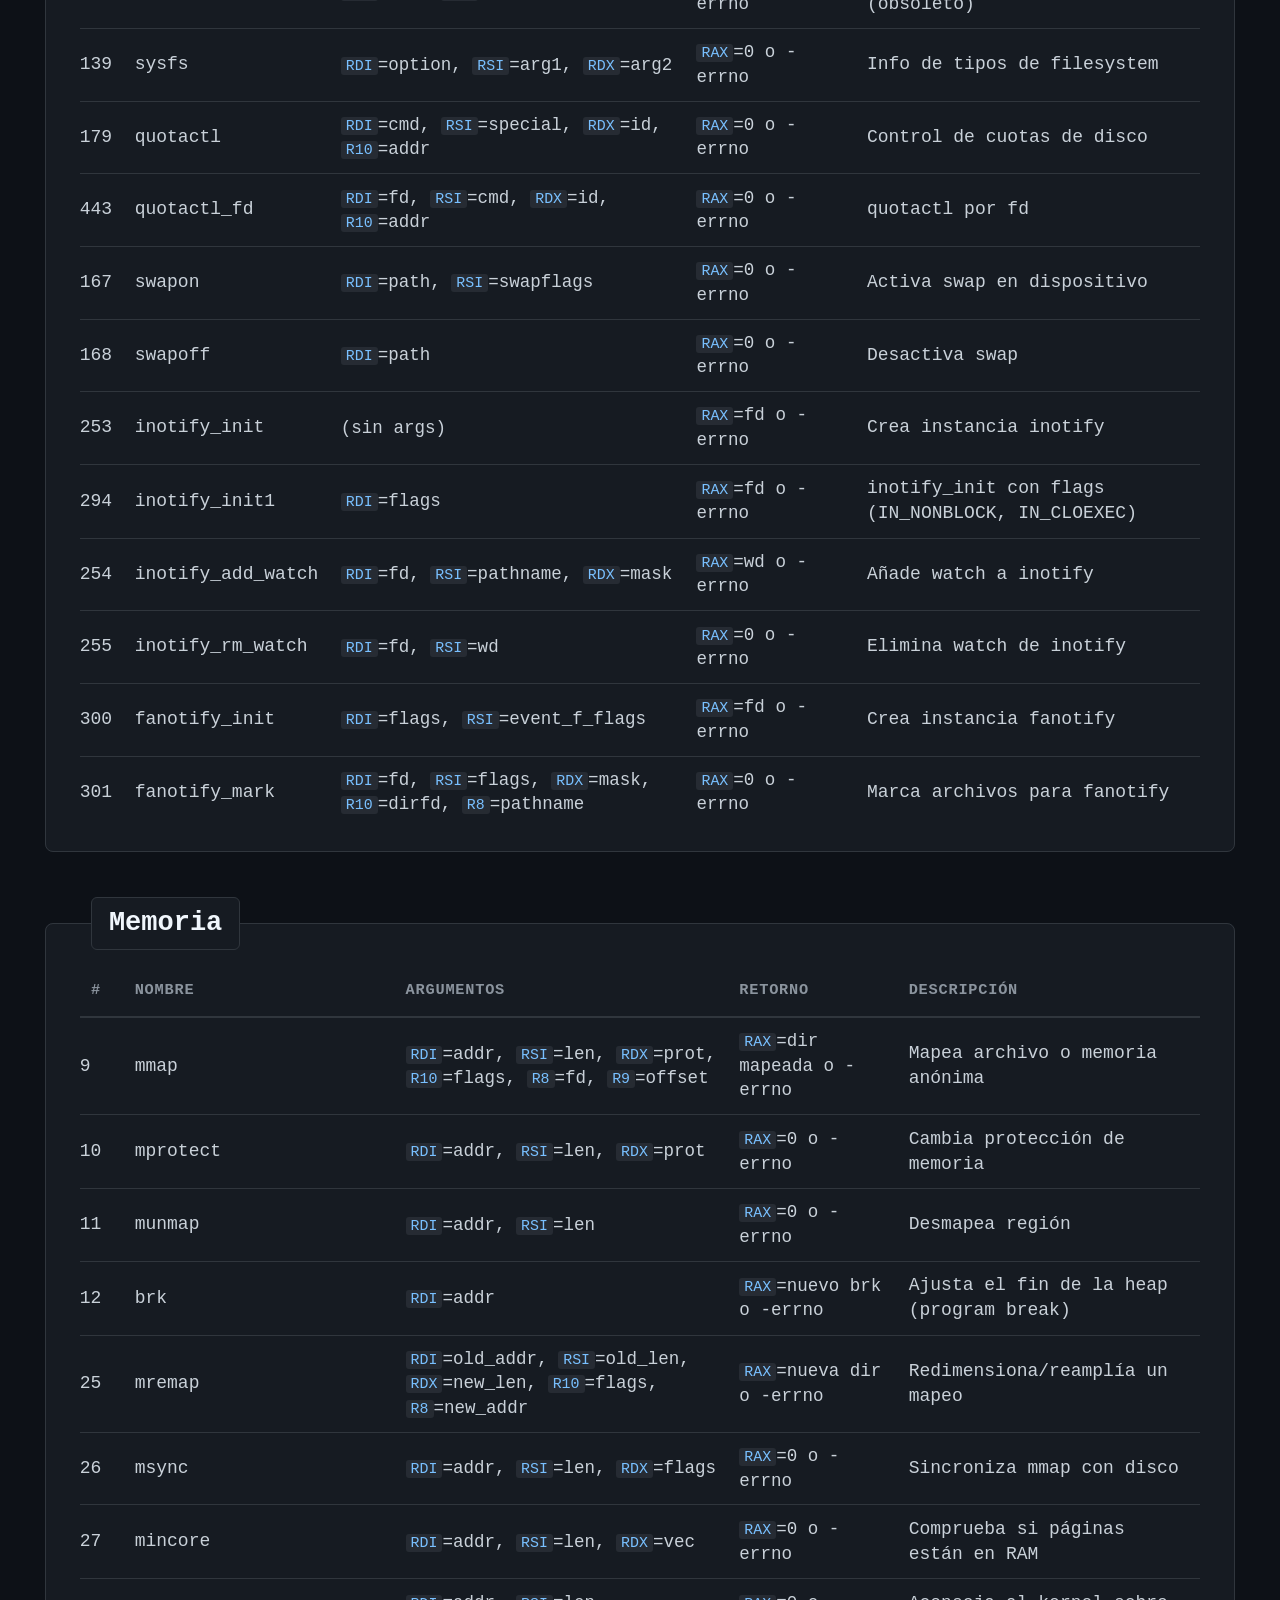
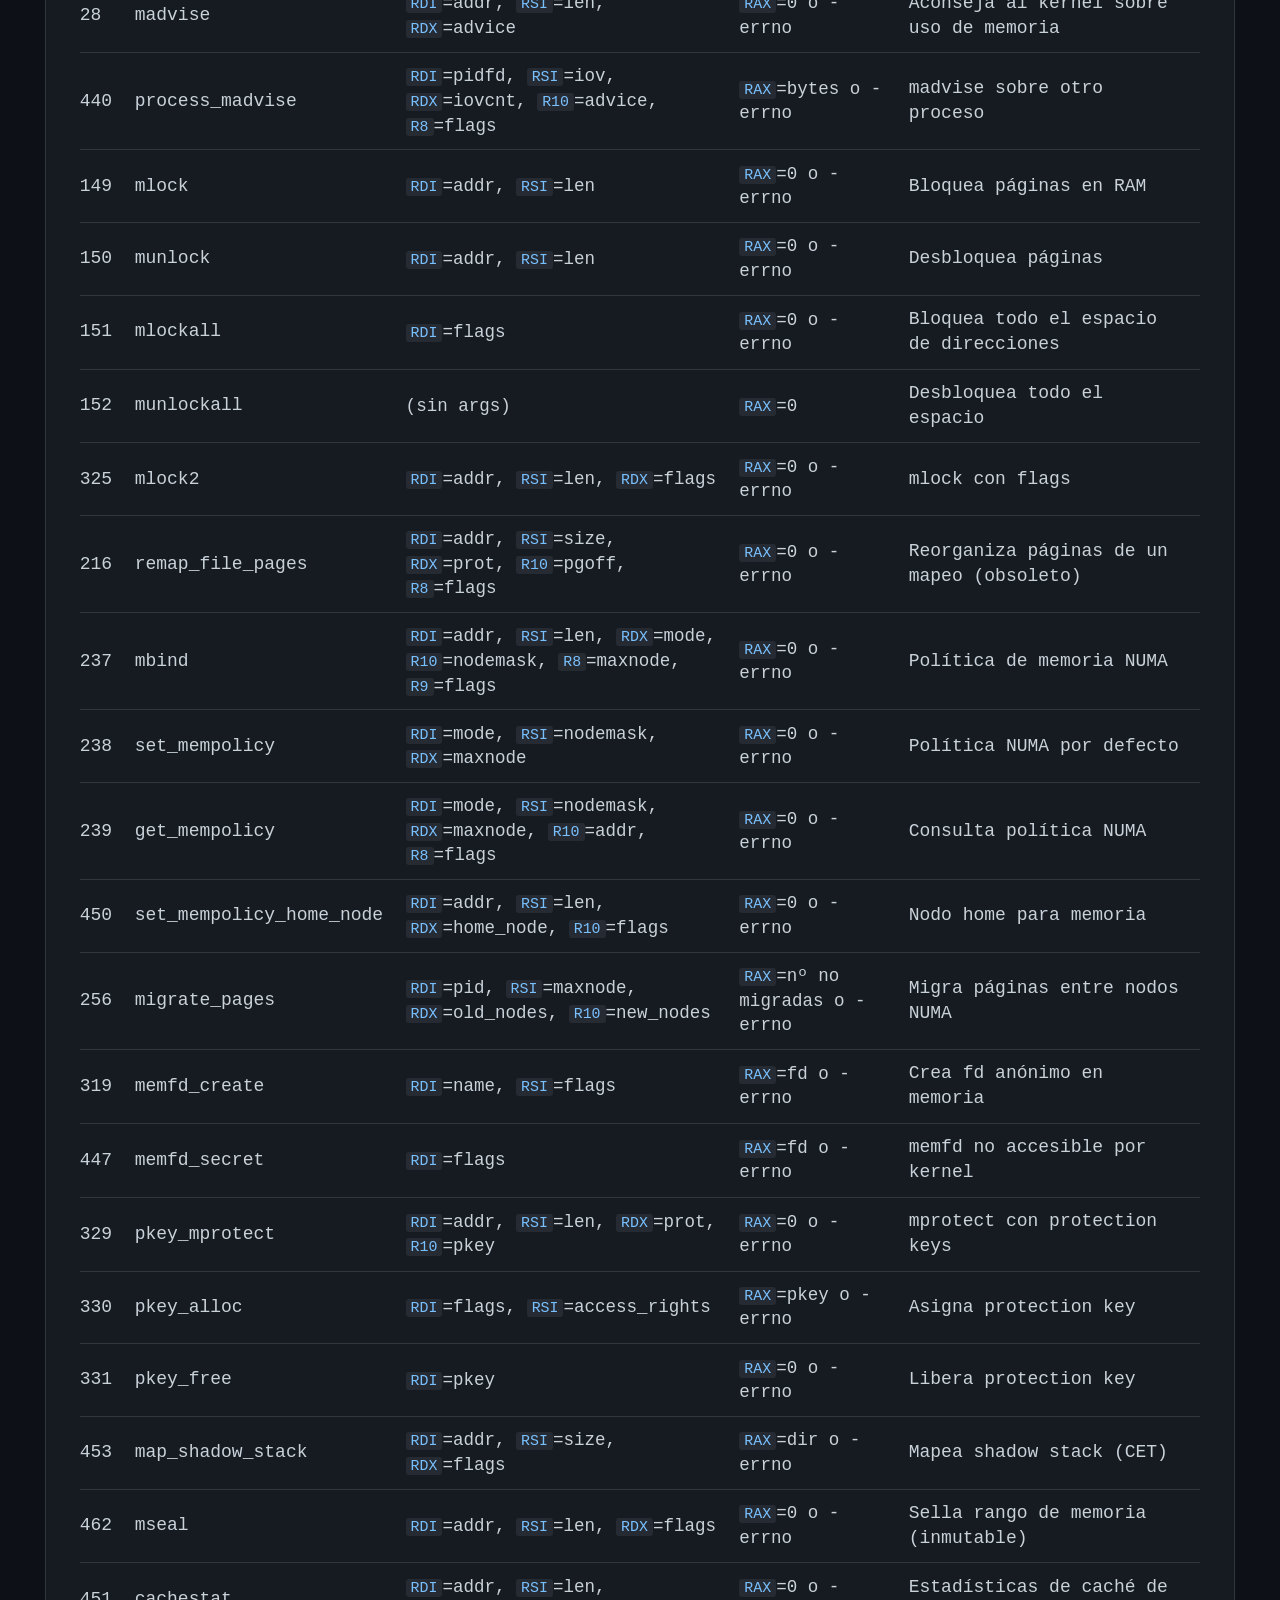
<file: syscalls.html>
<!DOCTYPE html>
<html lang="es">
	<head>
		<meta charset="UTF-8">
		<meta name="viewport" content="width=device-width, initial-scale=1.0">
		<title>Syscalls Linux — x86_64</title>
		<link rel="stylesheet" href="register_styles.css">
	</head>
	<body>
		<header id="header-main">
			<h1 id="title-main">Syscalls Linux — x86_64</h1>
		</header>

		<main id="main-content">
			<fieldset id="section-essential" class="register-section">
				<legend id="legend-essential">Syscalls Esenciales</legend>
				<table id="table-essential">
					<thead><tr><th>#</th><th>Nombre</th><th>Argumentos</th><th>Retorno</th><th>Descripción</th></tr></thead>
					<tbody>
						<tr id="sys-0"><td>0</td><td>read</td><td style="font-size:0.78rem"><code>RDI</code>=fd, <code>RSI</code>=buf, <code>RDX</code>=count</td><td style="font-size:0.78rem"><code>RAX</code>=bytes leídos o -errno</td><td>Lee hasta count bytes del fd hacia buf.</td></tr>
						<tr id="sys-1"><td>1</td><td>write</td><td style="font-size:0.78rem"><code>RDI</code>=fd, <code>RSI</code>=buf, <code>RDX</code>=count</td><td style="font-size:0.78rem"><code>RAX</code>=bytes escritos o -errno</td><td>Escribe hasta count bytes de buf al fd.</td></tr>
						<tr id="sys-2"><td>2</td><td>open</td><td style="font-size:0.78rem"><code>RDI</code>=path, <code>RSI</code>=flags, <code>RDX</code>=mode</td><td style="font-size:0.78rem"><code>RAX</code>=fd o -errno</td><td>Abre/crea un archivo. flags: O_RDONLY, O_WRONLY, O_RDWR, O_CREAT…</td></tr>
						<tr id="sys-3"><td>3</td><td>close</td><td style="font-size:0.78rem"><code>RDI</code>=fd</td><td style="font-size:0.78rem"><code>RAX</code>=0 o -errno</td><td>Cierra un file descriptor.</td></tr>
						<tr id="sys-4"><td>4</td><td>stat</td><td style="font-size:0.78rem"><code>RDI</code>=path, <code>RSI</code>=statbuf</td><td style="font-size:0.78rem"><code>RAX</code>=0 o -errno</td><td>Obtiene metadatos de un archivo por ruta.</td></tr>
						<tr id="sys-5"><td>5</td><td>fstat</td><td style="font-size:0.78rem"><code>RDI</code>=fd, <code>RSI</code>=statbuf</td><td style="font-size:0.78rem"><code>RAX</code>=0 o -errno</td><td>Obtiene metadatos de un archivo por fd.</td></tr>
						<tr id="sys-6"><td>6</td><td>lstat</td><td style="font-size:0.78rem"><code>RDI</code>=path, <code>RSI</code>=statbuf</td><td style="font-size:0.78rem"><code>RAX</code>=0 o -errno</td><td>Como stat pero no sigue enlaces simbólicos.</td></tr>
						<tr id="sys-7"><td>7</td><td>poll</td><td style="font-size:0.78rem"><code>RDI</code>=fds, <code>RSI</code>=nfds, <code>RDX</code>=timeout</td><td style="font-size:0.78rem"><code>RAX</code>=nº listos o -errno</td><td>Espera eventos en múltiples fds.</td></tr>
						<tr id="sys-8"><td>8</td><td>lseek</td><td style="font-size:0.78rem"><code>RDI</code>=fd, <code>RSI</code>=offset, <code>RDX</code>=whence</td><td style="font-size:0.78rem"><code>RAX</code>=nueva posición o -errno</td><td>Reposiciona el cursor de lectura/escritura del fd.</td></tr>
						<tr id="sys-9"><td>9</td><td>mmap</td><td style="font-size:0.78rem"><code>RDI</code>=addr, <code>RSI</code>=len, <code>RDX</code>=prot, <code>R10</code>=flags, <code>R8</code>=fd, <code>R9</code>=offset</td><td style="font-size:0.78rem"><code>RAX</code>=dir mapeada o -errno</td><td>Mapea archivo o memoria anónima al espacio de direcciones.</td></tr>
						<tr id="sys-10"><td>10</td><td>mprotect</td><td style="font-size:0.78rem"><code>RDI</code>=addr, <code>RSI</code>=len, <code>RDX</code>=prot</td><td style="font-size:0.78rem"><code>RAX</code>=0 o -errno</td><td>Cambia permisos de una región de memoria.</td></tr>
						<tr id="sys-11"><td>11</td><td>munmap</td><td style="font-size:0.78rem"><code>RDI</code>=addr, <code>RSI</code>=len</td><td style="font-size:0.78rem"><code>RAX</code>=0 o -errno</td><td>Desmapea una región de memoria.</td></tr>
						<tr id="sys-12"><td>12</td><td>brk</td><td style="font-size:0.78rem"><code>RDI</code>=addr</td><td style="font-size:0.78rem"><code>RAX</code>=nuevo program break o -errno</td><td>Cambia el fin del segmento de datos (heap).</td></tr>
						<tr id="sys-13"><td>13</td><td>rt_sigaction</td><td style="font-size:0.78rem"><code>RDI</code>=sig, <code>RSI</code>=act, <code>RDX</code>=oldact, <code>R10</code>=sigsetsize</td><td style="font-size:0.78rem"><code>RAX</code>=0 o -errno</td><td>Instala/consulta un manejador de señal.</td></tr>
						<tr id="sys-14"><td>14</td><td>rt_sigprocmask</td><td style="font-size:0.78rem"><code>RDI</code>=how, <code>RSI</code>=set, <code>RDX</code>=oldset, <code>R10</code>=sigsetsize</td><td style="font-size:0.78rem"><code>RAX</code>=0 o -errno</td><td>Bloquea/desbloquea señales.</td></tr>
						<tr id="sys-16"><td>16</td><td>ioctl</td><td style="font-size:0.78rem"><code>RDI</code>=fd, <code>RSI</code>=request, <code>RDX</code>=arg</td><td style="font-size:0.78rem"><code>RAX</code>=depende o -errno</td><td>Operación de control sobre un dispositivo.</td></tr>
						<tr id="sys-17"><td>17</td><td>pread64</td><td style="font-size:0.78rem"><code>RDI</code>=fd, <code>RSI</code>=buf, <code>RDX</code>=count, <code>R10</code>=offset</td><td style="font-size:0.78rem"><code>RAX</code>=bytes leídos o -errno</td><td>Lee en una posición sin modificar el cursor.</td></tr>
						<tr id="sys-18"><td>18</td><td>pwrite64</td><td style="font-size:0.78rem"><code>RDI</code>=fd, <code>RSI</code>=buf, <code>RDX</code>=count, <code>R10</code>=offset</td><td style="font-size:0.78rem"><code>RAX</code>=bytes escritos o -errno</td><td>Escribe en una posición sin modificar el cursor.</td></tr>
						<tr id="sys-21"><td>21</td><td>access</td><td style="font-size:0.78rem"><code>RDI</code>=path, <code>RSI</code>=mode</td><td style="font-size:0.78rem"><code>RAX</code>=0 (accesible) o -errno</td><td>Comprueba permisos de acceso a un archivo.</td></tr>
						<tr id="sys-22"><td>22</td><td>pipe</td><td style="font-size:0.78rem"><code>RDI</code>=fds[2]</td><td style="font-size:0.78rem"><code>RAX</code>=0 o -errno</td><td>Crea un pipe unidireccional. fds[0]=lectura, fds[1]=escritura.</td></tr>
						<tr id="sys-23"><td>23</td><td>select</td><td style="font-size:0.78rem"><code>RDI</code>=nfds, <code>RSI</code>=readfds, <code>RDX</code>=writefds, <code>R10</code>=exceptfds, <code>R8</code>=timeout</td><td style="font-size:0.78rem"><code>RAX</code>=nº listos o -errno</td><td>Multiplexa E/S con timeout.</td></tr>
						<tr id="sys-24"><td>24</td><td>sched_yield</td><td style="font-size:0.78rem">(sin args)</td><td style="font-size:0.78rem"><code>RAX</code>=0</td><td>Cede voluntariamente la CPU.</td></tr>
						<tr id="sys-32"><td>32</td><td>dup</td><td style="font-size:0.78rem"><code>RDI</code>=oldfd</td><td style="font-size:0.78rem"><code>RAX</code>=nuevo fd (mínimo disponible)</td><td>Duplica un fd.</td></tr>
						<tr id="sys-33"><td>33</td><td>dup2</td><td style="font-size:0.78rem"><code>RDI</code>=oldfd, <code>RSI</code>=newfd</td><td style="font-size:0.78rem"><code>RAX</code>=newfd o -errno</td><td>Duplica oldfd exactamente en newfd.</td></tr>
						<tr id="sys-35"><td>35</td><td>nanosleep</td><td style="font-size:0.78rem"><code>RDI</code>=req, <code>RSI</code>=rem</td><td style="font-size:0.78rem"><code>RAX</code>=0 o -errno</td><td>Suspende el proceso con precisión de nanosegundos.</td></tr>
						<tr id="sys-39"><td>39</td><td>getpid</td><td style="font-size:0.78rem">(sin args)</td><td style="font-size:0.78rem"><code>RAX</code>=pid</td><td>Devuelve el PID del proceso actual.</td></tr>
						<tr id="sys-40"><td>40</td><td>sendfile</td><td style="font-size:0.78rem"><code>RDI</code>=out_fd, <code>RSI</code>=in_fd, <code>RDX</code>=offset, <code>R10</code>=count</td><td style="font-size:0.78rem"><code>RAX</code>=bytes enviados o -errno</td><td>Copia datos entre fds dentro del kernel sin pasar por usuario.</td></tr>
						<tr id="sys-41"><td>41</td><td>socket</td><td style="font-size:0.78rem"><code>RDI</code>=domain, <code>RSI</code>=type, <code>RDX</code>=protocol</td><td style="font-size:0.78rem"><code>RAX</code>=fd o -errno</td><td>Crea un socket. domain: AF_INET, AF_UNIX… type: SOCK_STREAM, SOCK_DGRAM…</td></tr>
						<tr id="sys-42"><td>42</td><td>connect</td><td style="font-size:0.78rem"><code>RDI</code>=fd, <code>RSI</code>=addr, <code>RDX</code>=addrlen</td><td style="font-size:0.78rem"><code>RAX</code>=0 o -errno</td><td>Conecta un socket a una dirección remota.</td></tr>
						<tr id="sys-43"><td>43</td><td>accept</td><td style="font-size:0.78rem"><code>RDI</code>=fd, <code>RSI</code>=addr, <code>RDX</code>=addrlen</td><td style="font-size:0.78rem"><code>RAX</code>=nuevo fd o -errno</td><td>Acepta una conexión entrante en un socket.</td></tr>
						<tr id="sys-44"><td>44</td><td>sendto</td><td style="font-size:0.78rem"><code>RDI</code>=fd, <code>RSI</code>=buf, <code>RDX</code>=len, <code>R10</code>=flags, <code>R8</code>=dest_addr, <code>R9</code>=addrlen</td><td style="font-size:0.78rem"><code>RAX</code>=bytes enviados o -errno</td><td>Envía datos a una dirección específica (UDP).</td></tr>
						<tr id="sys-45"><td>45</td><td>recvfrom</td><td style="font-size:0.78rem"><code>RDI</code>=fd, <code>RSI</code>=buf, <code>RDX</code>=len, <code>R10</code>=flags, <code>R8</code>=src_addr, <code>R9</code>=addrlen</td><td style="font-size:0.78rem"><code>RAX</code>=bytes recibidos o -errno</td><td>Recibe datos conociendo la dirección de origen.</td></tr>
						<tr id="sys-48"><td>48</td><td>shutdown</td><td style="font-size:0.78rem"><code>RDI</code>=fd, <code>RSI</code>=how</td><td style="font-size:0.78rem"><code>RAX</code>=0 o -errno</td><td>Cierra parcial o totalmente una conexión socket.</td></tr>
						<tr id="sys-49"><td>49</td><td>bind</td><td style="font-size:0.78rem"><code>RDI</code>=fd, <code>RSI</code>=addr, <code>RDX</code>=addrlen</td><td style="font-size:0.78rem"><code>RAX</code>=0 o -errno</td><td>Asocia un socket a una dirección local.</td></tr>
						<tr id="sys-50"><td>50</td><td>listen</td><td style="font-size:0.78rem"><code>RDI</code>=fd, <code>RSI</code>=backlog</td><td style="font-size:0.78rem"><code>RAX</code>=0 o -errno</td><td>Marca un socket como pasivo para aceptar conexiones.</td></tr>
						<tr id="sys-56"><td>56</td><td>clone</td><td style="font-size:0.78rem"><code>RDI</code>=flags, <code>RSI</code>=child_stack, <code>RDX</code>=ptid, <code>R10</code>=ctid, <code>R8</code>=tls</td><td style="font-size:0.78rem"><code>RAX</code>=pid del hijo o -errno</td><td>Crea un nuevo proceso/hilo con control fino sobre qué se comparte.</td></tr>
						<tr id="sys-57"><td>57</td><td>fork</td><td style="font-size:0.78rem">(sin args)</td><td style="font-size:0.78rem"><code>RAX</code>=0 (hijo) o pid&gt;0 (padre) o -errno</td><td>Clona el proceso actual. Hijo idéntico con PID distinto.</td></tr>
						<tr id="sys-59"><td>59</td><td>execve</td><td style="font-size:0.78rem"><code>RDI</code>=path, <code>RSI</code>=argv, <code>RDX</code>=envp</td><td style="font-size:0.78rem"><code>RAX</code>=-errno (solo si falla)</td><td>Reemplaza el proceso actual con un nuevo programa.</td></tr>
						<tr id="sys-60"><td>60</td><td>exit</td><td style="font-size:0.78rem"><code>RDI</code>=status</td><td style="font-size:0.78rem">NO retorna</td><td>Termina el proceso actual. Solo el hilo llamador termina.</td></tr>
						<tr id="sys-61"><td>61</td><td>wait4</td><td style="font-size:0.78rem"><code>RDI</code>=pid, <code>RSI</code>=wstatus, <code>RDX</code>=options, <code>R10</code>=rusage</td><td style="font-size:0.78rem"><code>RAX</code>=pid del hijo o -errno</td><td>Espera a que un hijo cambie de estado.</td></tr>
						<tr id="sys-62"><td>62</td><td>kill</td><td style="font-size:0.78rem"><code>RDI</code>=pid, <code>RSI</code>=sig</td><td style="font-size:0.78rem"><code>RAX</code>=0 o -errno</td><td>Envía una señal a un proceso.</td></tr>
						<tr id="sys-72"><td>72</td><td>fcntl</td><td style="font-size:0.78rem"><code>RDI</code>=fd, <code>RSI</code>=cmd, <code>RDX</code>=arg</td><td style="font-size:0.78rem"><code>RAX</code>=depende de cmd o -errno</td><td>Manipula atributos de un fd (bloqueo, flags, dup…).</td></tr>
						<tr id="sys-74"><td>74</td><td>fsync</td><td style="font-size:0.78rem"><code>RDI</code>=fd</td><td style="font-size:0.78rem"><code>RAX</code>=0 o -errno</td><td>Fuerza escritura a disco de datos y metadatos del fd.</td></tr>
						<tr id="sys-79"><td>79</td><td>getcwd</td><td style="font-size:0.78rem"><code>RDI</code>=buf, <code>RSI</code>=size</td><td style="font-size:0.78rem"><code>RAX</code>=buf o -errno</td><td>Devuelve el directorio de trabajo actual.</td></tr>
						<tr id="sys-80"><td>80</td><td>chdir</td><td style="font-size:0.78rem"><code>RDI</code>=path</td><td style="font-size:0.78rem"><code>RAX</code>=0 o -errno</td><td>Cambia el directorio de trabajo actual.</td></tr>
						<tr id="sys-83"><td>83</td><td>mkdir</td><td style="font-size:0.78rem"><code>RDI</code>=path, <code>RSI</code>=mode</td><td style="font-size:0.78rem"><code>RAX</code>=0 o -errno</td><td>Crea un directorio.</td></tr>
						<tr id="sys-87"><td>87</td><td>unlink</td><td style="font-size:0.78rem"><code>RDI</code>=path</td><td style="font-size:0.78rem"><code>RAX</code>=0 o -errno</td><td>Elimina un nombre de archivo (y el archivo si es el último enlace).</td></tr>
						<tr id="sys-88"><td>88</td><td>symlink</td><td style="font-size:0.78rem"><code>RDI</code>=target, <code>RSI</code>=linkpath</td><td style="font-size:0.78rem"><code>RAX</code>=0 o -errno</td><td>Crea un enlace simbólico.</td></tr>
						<tr id="sys-89"><td>89</td><td>readlink</td><td style="font-size:0.78rem"><code>RDI</code>=path, <code>RSI</code>=buf, <code>RDX</code>=bufsiz</td><td style="font-size:0.78rem"><code>RAX</code>=bytes en buf o -errno</td><td>Lee el destino de un enlace simbólico.</td></tr>
						<tr id="sys-90"><td>90</td><td>chmod</td><td style="font-size:0.78rem"><code>RDI</code>=path, <code>RSI</code>=mode</td><td style="font-size:0.78rem"><code>RAX</code>=0 o -errno</td><td>Cambia los permisos de un archivo.</td></tr>
						<tr id="sys-96"><td>96</td><td>gettimeofday</td><td style="font-size:0.78rem"><code>RDI</code>=tv, <code>RSI</code>=tz</td><td style="font-size:0.78rem"><code>RAX</code>=0</td><td>Obtiene la hora actual (segundos + microsegundos).</td></tr>
						<tr id="sys-102"><td>102</td><td>getuid</td><td style="font-size:0.78rem">(sin args)</td><td style="font-size:0.78rem"><code>RAX</code>=uid real</td><td>UID real del proceso.</td></tr>
						<tr id="sys-103"><td>103</td><td>syslog</td><td style="font-size:0.78rem"><code>RDI</code>=type, <code>RSI</code>=buf, <code>RDX</code>=len</td><td style="font-size:0.78rem"><code>RAX</code>=depende de type o -errno</td><td>Lee/escribe el buffer de mensajes del kernel.</td></tr>
						<tr id="sys-104"><td>104</td><td>getgid</td><td style="font-size:0.78rem">(sin args)</td><td style="font-size:0.78rem"><code>RAX</code>=gid real</td><td>GID real del proceso.</td></tr>
						<tr id="sys-105"><td>105</td><td>setuid</td><td style="font-size:0.78rem"><code>RDI</code>=uid</td><td style="font-size:0.78rem"><code>RAX</code>=0 o -errno</td><td>Cambia el UID (real, efectivo y guardado).</td></tr>
						<tr id="sys-110"><td>110</td><td>getppid</td><td style="font-size:0.78rem">(sin args)</td><td style="font-size:0.78rem"><code>RAX</code>=ppid</td><td>Devuelve el PID del proceso padre.</td></tr>
						<tr id="sys-186"><td>186</td><td>gettid</td><td style="font-size:0.78rem">(sin args)</td><td style="font-size:0.78rem"><code>RAX</code>=tid</td><td>Devuelve el TID del hilo actual.</td></tr>
						<tr id="sys-201"><td>201</td><td>time</td><td style="font-size:0.78rem"><code>RDI</code>=tloc</td><td style="font-size:0.78rem"><code>RAX</code>=segundos desde epoch</td><td>Devuelve el tiempo en segundos desde 1970-01-01.</td></tr>
						<tr id="sys-202"><td>202</td><td>futex</td><td style="font-size:0.78rem"><code>RDI</code>=uaddr, <code>RSI</code>=op, <code>RDX</code>=val, <code>R10</code>=timeout, <code>R8</code>=uaddr2, <code>R9</code>=val3</td><td style="font-size:0.78rem"><code>RAX</code>=depende de op</td><td>Primitiva de bloqueo rápida en espacio de usuario (base de mutex).</td></tr>
						<tr id="sys-213"><td>213</td><td>epoll_create</td><td style="font-size:0.78rem"><code>RDI</code>=size</td><td style="font-size:0.78rem"><code>RAX</code>=fd o -errno</td><td>Crea una instancia epoll para monitorizar múltiples fds.</td></tr>
						<tr id="sys-217"><td>217</td><td>getdents64</td><td style="font-size:0.78rem"><code>RDI</code>=fd, <code>RSI</code>=dirp, <code>RDX</code>=count</td><td style="font-size:0.78rem"><code>RAX</code>=bytes leídos o -errno</td><td>Lee entradas de un directorio (versión 64 bits).</td></tr>
						<tr id="sys-228"><td>228</td><td>clock_gettime</td><td style="font-size:0.78rem"><code>RDI</code>=clockid, <code>RSI</code>=tp</td><td style="font-size:0.78rem"><code>RAX</code>=0 o -errno</td><td>Obtiene tiempo de un reloj específico con precisión de nanosegundos.</td></tr>
						<tr id="sys-231"><td>231</td><td>exit_group</td><td style="font-size:0.78rem"><code>RDI</code>=status</td><td style="font-size:0.78rem">NO retorna</td><td>Termina todos los hilos del proceso.</td></tr>
						<tr id="sys-232"><td>232</td><td>epoll_wait</td><td style="font-size:0.78rem"><code>RDI</code>=epfd, <code>RSI</code>=events, <code>RDX</code>=maxevents, <code>R10</code>=timeout</td><td style="font-size:0.78rem"><code>RAX</code>=nº eventos listos o -errno</td><td>Espera eventos en fds monitorizados por epoll.</td></tr>
						<tr id="sys-233"><td>233</td><td>epoll_ctl</td><td style="font-size:0.78rem"><code>RDI</code>=epfd, <code>RSI</code>=op, <code>RDX</code>=fd, <code>R10</code>=event</td><td style="font-size:0.78rem"><code>RAX</code>=0 o -errno</td><td>Añade/modifica/elimina fds en una instancia epoll.</td></tr>
						<tr id="sys-318"><td>318</td><td>getrandom</td><td style="font-size:0.78rem"><code>RDI</code>=buf, <code>RSI</code>=buflen, <code>RDX</code>=flags</td><td style="font-size:0.78rem"><code>RAX</code>=bytes escritos o -errno</td><td>Obtiene bytes aleatorios del kernel (entropía criptográfica).</td></tr>
					</tbody>
				</table>
			</fieldset>
			<fieldset id="section-fs" class="register-section">
				<legend id="legend-fs">Sistema de Archivos</legend>
				<table id="table-fs">
					<thead><tr><th>#</th><th>Nombre</th><th>Argumentos</th><th>Retorno</th><th>Descripción</th></tr></thead>
					<tbody>
						<tr id="sys-2"><td>2</td><td>open</td><td style="font-size:0.78rem"><code>RDI</code>=path, <code>RSI</code>=flags, <code>RDX</code>=mode</td><td style="font-size:0.78rem"><code>RAX</code>=fd o -errno</td><td>Abre/crea un archivo</td></tr>
						<tr id="sys-3"><td>3</td><td>close</td><td style="font-size:0.78rem"><code>RDI</code>=fd</td><td style="font-size:0.78rem"><code>RAX</code>=0 o -errno</td><td>Cierra un fd</td></tr>
						<tr id="sys-4"><td>4</td><td>stat</td><td style="font-size:0.78rem"><code>RDI</code>=path, <code>RSI</code>=statbuf</td><td style="font-size:0.78rem"><code>RAX</code>=0 o -errno</td><td>Metadatos por ruta</td></tr>
						<tr id="sys-5"><td>5</td><td>fstat</td><td style="font-size:0.78rem"><code>RDI</code>=fd, <code>RSI</code>=statbuf</td><td style="font-size:0.78rem"><code>RAX</code>=0 o -errno</td><td>Metadatos por fd</td></tr>
						<tr id="sys-6"><td>6</td><td>lstat</td><td style="font-size:0.78rem"><code>RDI</code>=path, <code>RSI</code>=statbuf</td><td style="font-size:0.78rem"><code>RAX</code>=0 o -errno</td><td>Como stat sin seguir symlinks</td></tr>
						<tr id="sys-79"><td>79</td><td>getcwd</td><td style="font-size:0.78rem"><code>RDI</code>=buf, <code>RSI</code>=size</td><td style="font-size:0.78rem"><code>RAX</code>=buf o -errno</td><td>Directorio de trabajo actual</td></tr>
						<tr id="sys-80"><td>80</td><td>chdir</td><td style="font-size:0.78rem"><code>RDI</code>=path</td><td style="font-size:0.78rem"><code>RAX</code>=0 o -errno</td><td>Cambia directorio de trabajo</td></tr>
						<tr id="sys-81"><td>81</td><td>fchdir</td><td style="font-size:0.78rem"><code>RDI</code>=fd</td><td style="font-size:0.78rem"><code>RAX</code>=0 o -errno</td><td>Cambia directorio por fd</td></tr>
						<tr id="sys-82"><td>82</td><td>rename</td><td style="font-size:0.78rem"><code>RDI</code>=oldpath, <code>RSI</code>=newpath</td><td style="font-size:0.78rem"><code>RAX</code>=0 o -errno</td><td>Renombra/mueve archivo</td></tr>
						<tr id="sys-83"><td>83</td><td>mkdir</td><td style="font-size:0.78rem"><code>RDI</code>=path, <code>RSI</code>=mode</td><td style="font-size:0.78rem"><code>RAX</code>=0 o -errno</td><td>Crea directorio</td></tr>
						<tr id="sys-84"><td>84</td><td>rmdir</td><td style="font-size:0.78rem"><code>RDI</code>=pathname</td><td style="font-size:0.78rem"><code>RAX</code>=0 o -errno</td><td>Elimina directorio vacío</td></tr>
						<tr id="sys-85"><td>85</td><td>creat</td><td style="font-size:0.78rem"><code>RDI</code>=pathname, <code>RSI</code>=mode</td><td style="font-size:0.78rem"><code>RAX</code>=fd o -errno</td><td>Crea/trunca archivo (obsoleto, usar open)</td></tr>
						<tr id="sys-86"><td>86</td><td>link</td><td style="font-size:0.78rem"><code>RDI</code>=oldpath, <code>RSI</code>=newpath</td><td style="font-size:0.78rem"><code>RAX</code>=0 o -errno</td><td>Crea enlace duro</td></tr>
						<tr id="sys-87"><td>87</td><td>unlink</td><td style="font-size:0.78rem"><code>RDI</code>=path</td><td style="font-size:0.78rem"><code>RAX</code>=0 o -errno</td><td>Elimina nombre de archivo</td></tr>
						<tr id="sys-88"><td>88</td><td>symlink</td><td style="font-size:0.78rem"><code>RDI</code>=target, <code>RSI</code>=linkpath</td><td style="font-size:0.78rem"><code>RAX</code>=0 o -errno</td><td>Crea enlace simbólico</td></tr>
						<tr id="sys-89"><td>89</td><td>readlink</td><td style="font-size:0.78rem"><code>RDI</code>=path, <code>RSI</code>=buf, <code>RDX</code>=bufsiz</td><td style="font-size:0.78rem"><code>RAX</code>=bytes o -errno</td><td>Lee destino de symlink</td></tr>
						<tr id="sys-90"><td>90</td><td>chmod</td><td style="font-size:0.78rem"><code>RDI</code>=path, <code>RSI</code>=mode</td><td style="font-size:0.78rem"><code>RAX</code>=0 o -errno</td><td>Cambia permisos</td></tr>
						<tr id="sys-91"><td>91</td><td>fchmod</td><td style="font-size:0.78rem"><code>RDI</code>=fd, <code>RSI</code>=mode</td><td style="font-size:0.78rem"><code>RAX</code>=0 o -errno</td><td>Cambia permisos por fd</td></tr>
						<tr id="sys-92"><td>92</td><td>chown</td><td style="font-size:0.78rem"><code>RDI</code>=path, <code>RSI</code>=owner, <code>RDX</code>=group</td><td style="font-size:0.78rem"><code>RAX</code>=0 o -errno</td><td>Cambia propietario</td></tr>
						<tr id="sys-93"><td>93</td><td>fchown</td><td style="font-size:0.78rem"><code>RDI</code>=fd, <code>RSI</code>=owner, <code>RDX</code>=group</td><td style="font-size:0.78rem"><code>RAX</code>=0 o -errno</td><td>Cambia propietario por fd</td></tr>
						<tr id="sys-94"><td>94</td><td>lchown</td><td style="font-size:0.78rem"><code>RDI</code>=path, <code>RSI</code>=owner, <code>RDX</code>=group</td><td style="font-size:0.78rem"><code>RAX</code>=0 o -errno</td><td>chown sin seguir symlinks</td></tr>
						<tr id="sys-95"><td>95</td><td>umask</td><td style="font-size:0.78rem"><code>RDI</code>=mask</td><td style="font-size:0.78rem"><code>RAX</code>=máscara anterior</td><td>Máscara de permisos por defecto</td></tr>
						<tr id="sys-133"><td>133</td><td>mknod</td><td style="font-size:0.78rem"><code>RDI</code>=pathname, <code>RSI</code>=mode, <code>RDX</code>=dev</td><td style="font-size:0.78rem"><code>RAX</code>=0 o -errno</td><td>Crea nodo de dispositivo o FIFO</td></tr>
						<tr id="sys-257"><td>257</td><td>openat</td><td style="font-size:0.78rem"><code>RDI</code>=dirfd, <code>RSI</code>=pathname, <code>RDX</code>=flags, <code>R10</code>=mode</td><td style="font-size:0.78rem"><code>RAX</code>=fd o -errno</td><td>open relativo a un fd de directorio</td></tr>
						<tr id="sys-258"><td>258</td><td>mkdirat</td><td style="font-size:0.78rem"><code>RDI</code>=dirfd, <code>RSI</code>=pathname, <code>RDX</code>=mode</td><td style="font-size:0.78rem"><code>RAX</code>=0 o -errno</td><td>mkdir relativo a un fd</td></tr>
						<tr id="sys-259"><td>259</td><td>mknodat</td><td style="font-size:0.78rem"><code>RDI</code>=dirfd, <code>RSI</code>=pathname, <code>RDX</code>=mode, <code>R10</code>=dev</td><td style="font-size:0.78rem"><code>RAX</code>=0 o -errno</td><td>mknod relativo a un fd</td></tr>
						<tr id="sys-260"><td>260</td><td>fchownat</td><td style="font-size:0.78rem"><code>RDI</code>=dirfd, <code>RSI</code>=pathname, <code>RDX</code>=owner, <code>R10</code>=group, <code>R8</code>=flags</td><td style="font-size:0.78rem"><code>RAX</code>=0 o -errno</td><td>fchown relativo a un fd</td></tr>
						<tr id="sys-263"><td>263</td><td>unlinkat</td><td style="font-size:0.78rem"><code>RDI</code>=dirfd, <code>RSI</code>=pathname, <code>RDX</code>=flags</td><td style="font-size:0.78rem"><code>RAX</code>=0 o -errno</td><td>unlink relativo a un fd</td></tr>
						<tr id="sys-264"><td>264</td><td>renameat</td><td style="font-size:0.78rem"><code>RDI</code>=olddirfd, <code>RSI</code>=oldpath, <code>RDX</code>=newdirfd, <code>R10</code>=newpath</td><td style="font-size:0.78rem"><code>RAX</code>=0 o -errno</td><td>rename relativo a fds</td></tr>
						<tr id="sys-265"><td>265</td><td>linkat</td><td style="font-size:0.78rem"><code>RDI</code>=olddirfd, <code>RSI</code>=oldpath, <code>RDX</code>=newdirfd, <code>R10</code>=newpath, <code>R8</code>=flags</td><td style="font-size:0.78rem"><code>RAX</code>=0 o -errno</td><td>link relativo a fds</td></tr>
						<tr id="sys-266"><td>266</td><td>symlinkat</td><td style="font-size:0.78rem"><code>RDI</code>=target, <code>RSI</code>=newdirfd, <code>RDX</code>=linkpath</td><td style="font-size:0.78rem"><code>RAX</code>=0 o -errno</td><td>symlink relativo a un fd</td></tr>
						<tr id="sys-267"><td>267</td><td>readlinkat</td><td style="font-size:0.78rem"><code>RDI</code>=dirfd, <code>RSI</code>=pathname, <code>RDX</code>=buf, <code>R10</code>=bufsiz</td><td style="font-size:0.78rem"><code>RAX</code>=bytes o -errno</td><td>readlink relativo a un fd</td></tr>
						<tr id="sys-268"><td>268</td><td>fchmodat</td><td style="font-size:0.78rem"><code>RDI</code>=dirfd, <code>RSI</code>=pathname, <code>RDX</code>=mode, <code>R10</code>=flags</td><td style="font-size:0.78rem"><code>RAX</code>=0 o -errno</td><td>chmod relativo a un fd</td></tr>
						<tr id="sys-269"><td>269</td><td>faccessat</td><td style="font-size:0.78rem"><code>RDI</code>=dirfd, <code>RSI</code>=pathname, <code>RDX</code>=mode, <code>R10</code>=flags</td><td style="font-size:0.78rem"><code>RAX</code>=0 o -errno</td><td>access relativo a un fd</td></tr>
						<tr id="sys-280"><td>280</td><td>utimensat</td><td style="font-size:0.78rem"><code>RDI</code>=dirfd, <code>RSI</code>=pathname, <code>RDX</code>=times, <code>R10</code>=flags</td><td style="font-size:0.78rem"><code>RAX</code>=0 o -errno</td><td>Actualiza timestamps con precisión ns</td></tr>
						<tr id="sys-316"><td>316</td><td>renameat2</td><td style="font-size:0.78rem"><code>RDI</code>=olddirfd, <code>RSI</code>=oldpath, <code>RDX</code>=newdirfd, <code>R10</code>=newpath, <code>R8</code>=flags</td><td style="font-size:0.78rem"><code>RAX</code>=0 o -errno</td><td>rename con flags (RENAME_NOREPLACE, RENAME_EXCHANGE)</td></tr>
						<tr id="sys-332"><td>332</td><td>statx</td><td style="font-size:0.78rem"><code>RDI</code>=dirfd, <code>RSI</code>=pathname, <code>RDX</code>=flags, <code>R10</code>=mask, <code>R8</code>=statxbuf</td><td style="font-size:0.78rem"><code>RAX</code>=0 o -errno</td><td>Metadatos extendidos de archivo</td></tr>
						<tr id="sys-437"><td>437</td><td>openat2</td><td style="font-size:0.78rem"><code>RDI</code>=dirfd, <code>RSI</code>=pathname, <code>RDX</code>=how, <code>R10</code>=size</td><td style="font-size:0.78rem"><code>RAX</code>=fd o -errno</td><td>openat con control extendido (struct open_how)</td></tr>
						<tr id="sys-452"><td>452</td><td>fchmodat2</td><td style="font-size:0.78rem"><code>RDI</code>=dirfd, <code>RSI</code>=pathname, <code>RDX</code>=mode, <code>R10</code>=flags</td><td style="font-size:0.78rem"><code>RAX</code>=0 o -errno</td><td>fchmodat con flags (AT_SYMLINK_NOFOLLOW)</td></tr>
						<tr id="sys-21"><td>21</td><td>access</td><td style="font-size:0.78rem"><code>RDI</code>=path, <code>RSI</code>=mode</td><td style="font-size:0.78rem"><code>RAX</code>=0 o -errno</td><td>Comprueba permisos de acceso</td></tr>
						<tr id="sys-439"><td>439</td><td>faccessat2</td><td style="font-size:0.78rem"><code>RDI</code>=dirfd, <code>RSI</code>=pathname, <code>RDX</code>=mode, <code>R10</code>=flags</td><td style="font-size:0.78rem"><code>RAX</code>=0 o -errno</td><td>faccessat con flags extendidos</td></tr>
						<tr id="sys-76"><td>76</td><td>truncate</td><td style="font-size:0.78rem"><code>RDI</code>=path, <code>RSI</code>=length</td><td style="font-size:0.78rem"><code>RAX</code>=0 o -errno</td><td>Trunca/extiende archivo a tamaño dado</td></tr>
						<tr id="sys-77"><td>77</td><td>ftruncate</td><td style="font-size:0.78rem"><code>RDI</code>=fd, <code>RSI</code>=length</td><td style="font-size:0.78rem"><code>RAX</code>=0 o -errno</td><td>Trunca/ extiende por fd</td></tr>
						<tr id="sys-285"><td>285</td><td>fallocate</td><td style="font-size:0.78rem"><code>RDI</code>=fd, <code>RSI</code>=mode, <code>RDX</code>=offset, <code>R10</code>=len</td><td style="font-size:0.78rem"><code>RAX</code>=0 o -errno</td><td>Preasigna espacio en disco</td></tr>
						<tr id="sys-187"><td>187</td><td>readahead</td><td style="font-size:0.78rem"><code>RDI</code>=fd, <code>RSI</code>=offset, <code>RDX</code>=count</td><td style="font-size:0.78rem"><code>RAX</code>=0 o -errno</td><td>Carga archivo en caché de páginas</td></tr>
						<tr id="sys-40"><td>40</td><td>sendfile</td><td style="font-size:0.78rem"><code>RDI</code>=out_fd, <code>RSI</code>=in_fd, <code>RDX</code>=offset, <code>R10</code>=count</td><td style="font-size:0.78rem"><code>RAX</code>=bytes o -errno</td><td>Copia directa entre fds</td></tr>
						<tr id="sys-326"><td>326</td><td>copy_file_range</td><td style="font-size:0.78rem"><code>RDI</code>=fd_in, <code>RSI</code>=off_in, <code>RDX</code>=fd_out, <code>R10</code>=off_out, <code>R8</code>=len, <code>R9</code>=flags</td><td style="font-size:0.78rem"><code>RAX</code>=bytes o -errno</td><td>Copia rango de bytes entre fds</td></tr>
						<tr id="sys-277"><td>277</td><td>sync_file_range</td><td style="font-size:0.78rem"><code>RDI</code>=fd, <code>RSI</code>=offset, <code>RDX</code>=nbytes, <code>R10</code>=flags</td><td style="font-size:0.78rem"><code>RAX</code>=0 o -errno</td><td>Sincroniza rango de un archivo a disco</td></tr>
						<tr id="sys-275"><td>275</td><td>splice</td><td style="font-size:0.78rem"><code>RDI</code>=fd_in, <code>RSI</code>=off_in, <code>RDX</code>=fd_out, <code>R10</code>=off_out, <code>R8</code>=len, <code>R9</code>=flags</td><td style="font-size:0.78rem"><code>RAX</code>=bytes o -errno</td><td>Mueve datos entre fds sin copia</td></tr>
						<tr id="sys-276"><td>276</td><td>tee</td><td style="font-size:0.78rem"><code>RDI</code>=fd_in, <code>RSI</code>=fd_out, <code>RDX</code>=len, <code>R10</code>=flags</td><td style="font-size:0.78rem"><code>RAX</code>=bytes o -errno</td><td>Duplica pipe a otro pipe</td></tr>
						<tr id="sys-278"><td>278</td><td>vmsplice</td><td style="font-size:0.78rem"><code>RDI</code>=fd, <code>RSI</code>=iov, <code>RDX</code>=nr_segs, <code>R10</code>=flags</td><td style="font-size:0.78rem"><code>RAX</code>=bytes o -errno</td><td>Mueve datos usuario↔pipe</td></tr>
						<tr id="sys-162"><td>162</td><td>sync</td><td style="font-size:0.78rem">(sin args)</td><td style="font-size:0.78rem"><code>RAX</code>=0</td><td>Sincroniza todos los buffers a disco</td></tr>
						<tr id="sys-306"><td>306</td><td>syncfs</td><td style="font-size:0.78rem"><code>RDI</code>=fd</td><td style="font-size:0.78rem"><code>RAX</code>=0 o -errno</td><td>Sincroniza filesystem asociado al fd</td></tr>
						<tr id="sys-74"><td>74</td><td>fsync</td><td style="font-size:0.78rem"><code>RDI</code>=fd</td><td style="font-size:0.78rem"><code>RAX</code>=0 o -errno</td><td>Sincroniza datos+metadatos de un fd</td></tr>
						<tr id="sys-75"><td>75</td><td>fdatasync</td><td style="font-size:0.78rem"><code>RDI</code>=fd</td><td style="font-size:0.78rem"><code>RAX</code>=0 o -errno</td><td>Sincroniza solo datos (no metadatos)</td></tr>
						<tr id="sys-303"><td>303</td><td>name_to_handle_at</td><td style="font-size:0.78rem"><code>RDI</code>=dirfd, <code>RSI</code>=pathname, <code>RDX</code>=handle, <code>R10</code>=mount_id, <code>R8</code>=flags</td><td style="font-size:0.78rem"><code>RAX</code>=0 o -errno</td><td>Obtiene handle persistente de archivo</td></tr>
						<tr id="sys-304"><td>304</td><td>open_by_handle_at</td><td style="font-size:0.78rem"><code>RDI</code>=mount_fd, <code>RSI</code>=handle, <code>RDX</code>=flags</td><td style="font-size:0.78rem"><code>RAX</code>=fd o -errno</td><td>Abre archivo por handle</td></tr>
						<tr id="sys-436"><td>436</td><td>close_range</td><td style="font-size:0.78rem"><code>RDI</code>=first, <code>RSI</code>=last, <code>RDX</code>=flags</td><td style="font-size:0.78rem"><code>RAX</code>=0 o -errno</td><td>Cierra rango de fds de forma eficiente</td></tr>
						<tr id="sys-78"><td>78</td><td>getdents</td><td style="font-size:0.78rem"><code>RDI</code>=fd, <code>RSI</code>=dirp, <code>RDX</code>=count</td><td style="font-size:0.78rem"><code>RAX</code>=bytes o -errno</td><td>Lee entradas de directorio</td></tr>
						<tr id="sys-217"><td>217</td><td>getdents64</td><td style="font-size:0.78rem"><code>RDI</code>=fd, <code>RSI</code>=dirp, <code>RDX</code>=count</td><td style="font-size:0.78rem"><code>RAX</code>=bytes o -errno</td><td>getdents con estructura de 64 bits</td></tr>
						<tr id="sys-137"><td>137</td><td>statfs</td><td style="font-size:0.78rem"><code>RDI</code>=path, <code>RSI</code>=buf</td><td style="font-size:0.78rem"><code>RAX</code>=0 o -errno</td><td>Estadísticas del filesystem</td></tr>
						<tr id="sys-138"><td>138</td><td>fstatfs</td><td style="font-size:0.78rem"><code>RDI</code>=fd, <code>RSI</code>=buf</td><td style="font-size:0.78rem"><code>RAX</code>=0 o -errno</td><td>statfs por fd</td></tr>
						<tr id="sys-132"><td>132</td><td>utime</td><td style="font-size:0.78rem"><code>RDI</code>=filename, <code>RSI</code>=times</td><td style="font-size:0.78rem"><code>RAX</code>=0 o -errno</td><td>Cambia timestamps de archivo</td></tr>
						<tr id="sys-235"><td>235</td><td>utimes</td><td style="font-size:0.78rem"><code>RDI</code>=filename, <code>RSI</code>=times</td><td style="font-size:0.78rem"><code>RAX</code>=0 o -errno</td><td>Cambia timestamps con microsegundos</td></tr>
						<tr id="sys-261"><td>261</td><td>futimesat</td><td style="font-size:0.78rem"><code>RDI</code>=dirfd, <code>RSI</code>=pathname, <code>RDX</code>=times</td><td style="font-size:0.78rem"><code>RAX</code>=0 o -errno</td><td>utimes relativo a un fd</td></tr>
						<tr id="sys-262"><td>262</td><td>newfstatat</td><td style="font-size:0.78rem"><code>RDI</code>=dirfd, <code>RSI</code>=pathname, <code>RDX</code>=statbuf, <code>R10</code>=flags</td><td style="font-size:0.78rem"><code>RAX</code>=0 o -errno</td><td>stat relativo a un fd con flags</td></tr>
						<tr id="sys-457"><td>457</td><td>statmount</td><td style="font-size:0.78rem"><code>RDI</code>=mnt_id, <code>RSI</code>=flags, <code>RDX</code>=buf, <code>R10</code>=bufsize</td><td style="font-size:0.78rem"><code>RAX</code>=0 o -errno</td><td>Info detallada de un punto de montaje</td></tr>
						<tr id="sys-458"><td>458</td><td>listmount</td><td style="font-size:0.78rem"><code>RDI</code>=req, <code>RSI</code>=mnt_ids, <code>RDX</code>=nr_mnt_ids, <code>R10</code>=flags</td><td style="font-size:0.78rem"><code>RAX</code>=nº o -errno</td><td>Lista puntos de montaje</td></tr>
						<tr id="sys-165"><td>165</td><td>mount</td><td style="font-size:0.78rem"><code>RDI</code>=source, <code>RSI</code>=target, <code>RDX</code>=fstype, <code>R10</code>=mountflags, <code>R8</code>=data</td><td style="font-size:0.78rem"><code>RAX</code>=0 o -errno</td><td>Monta filesystem</td></tr>
						<tr id="sys-166"><td>166</td><td>umount2</td><td style="font-size:0.78rem"><code>RDI</code>=target, <code>RSI</code>=flags</td><td style="font-size:0.78rem"><code>RAX</code>=0 o -errno</td><td>Desmonta filesystem con flags</td></tr>
						<tr id="sys-155"><td>155</td><td>pivot_root</td><td style="font-size:0.78rem"><code>RDI</code>=new_root, <code>RSI</code>=put_old</td><td style="font-size:0.78rem"><code>RAX</code>=0 o -errno</td><td>Cambia el root filesystem</td></tr>
						<tr id="sys-161"><td>161</td><td>chroot</td><td style="font-size:0.78rem"><code>RDI</code>=path</td><td style="font-size:0.78rem"><code>RAX</code>=0 o -errno</td><td>Cambia el directorio raíz</td></tr>
						<tr id="sys-188"><td>188</td><td>setxattr</td><td style="font-size:0.78rem"><code>RDI</code>=path, <code>RSI</code>=name, <code>RDX</code>=value, <code>R10</code>=size, <code>R8</code>=flags</td><td style="font-size:0.78rem"><code>RAX</code>=0 o -errno</td><td>Establece atributo extendido</td></tr>
						<tr id="sys-189"><td>189</td><td>lsetxattr</td><td style="font-size:0.78rem"><code>RDI</code>=path, <code>RSI</code>=name, <code>RDX</code>=value, <code>R10</code>=size, <code>R8</code>=flags</td><td style="font-size:0.78rem"><code>RAX</code>=0 o -errno</td><td>setxattr sin seguir symlinks</td></tr>
						<tr id="sys-190"><td>190</td><td>fsetxattr</td><td style="font-size:0.78rem"><code>RDI</code>=fd, <code>RSI</code>=name, <code>RDX</code>=value, <code>R10</code>=size, <code>R8</code>=flags</td><td style="font-size:0.78rem"><code>RAX</code>=0 o -errno</td><td>setxattr por fd</td></tr>
						<tr id="sys-191"><td>191</td><td>getxattr</td><td style="font-size:0.78rem"><code>RDI</code>=path, <code>RSI</code>=name, <code>RDX</code>=value, <code>R10</code>=size</td><td style="font-size:0.78rem"><code>RAX</code>=bytes o -errno</td><td>Lee atributo extendido</td></tr>
						<tr id="sys-192"><td>192</td><td>lgetxattr</td><td style="font-size:0.78rem"><code>RDI</code>=path, <code>RSI</code>=name, <code>RDX</code>=value, <code>R10</code>=size</td><td style="font-size:0.78rem"><code>RAX</code>=bytes o -errno</td><td>getxattr sin seguir symlinks</td></tr>
						<tr id="sys-193"><td>193</td><td>fgetxattr</td><td style="font-size:0.78rem"><code>RDI</code>=fd, <code>RSI</code>=name, <code>RDX</code>=value, <code>R10</code>=size</td><td style="font-size:0.78rem"><code>RAX</code>=bytes o -errno</td><td>getxattr por fd</td></tr>
						<tr id="sys-194"><td>194</td><td>listxattr</td><td style="font-size:0.78rem"><code>RDI</code>=path, <code>RSI</code>=list, <code>RDX</code>=size</td><td style="font-size:0.78rem"><code>RAX</code>=bytes o -errno</td><td>Lista atributos extendidos</td></tr>
						<tr id="sys-195"><td>195</td><td>llistxattr</td><td style="font-size:0.78rem"><code>RDI</code>=path, <code>RSI</code>=list, <code>RDX</code>=size</td><td style="font-size:0.78rem"><code>RAX</code>=bytes o -errno</td><td>listxattr sin seguir symlinks</td></tr>
						<tr id="sys-196"><td>196</td><td>flistxattr</td><td style="font-size:0.78rem"><code>RDI</code>=fd, <code>RSI</code>=list, <code>RDX</code>=size</td><td style="font-size:0.78rem"><code>RAX</code>=bytes o -errno</td><td>listxattr por fd</td></tr>
						<tr id="sys-197"><td>197</td><td>removexattr</td><td style="font-size:0.78rem"><code>RDI</code>=path, <code>RSI</code>=name</td><td style="font-size:0.78rem"><code>RAX</code>=0 o -errno</td><td>Elimina atributo extendido</td></tr>
						<tr id="sys-198"><td>198</td><td>lremovexattr</td><td style="font-size:0.78rem"><code>RDI</code>=path, <code>RSI</code>=name</td><td style="font-size:0.78rem"><code>RAX</code>=0 o -errno</td><td>removexattr sin symlinks</td></tr>
						<tr id="sys-199"><td>199</td><td>fremovexattr</td><td style="font-size:0.78rem"><code>RDI</code>=fd, <code>RSI</code>=name</td><td style="font-size:0.78rem"><code>RAX</code>=0 o -errno</td><td>removexattr por fd</td></tr>
						<tr id="sys-463"><td>463</td><td>setxattrat</td><td style="font-size:0.78rem"><code>RDI</code>=dirfd, <code>RSI</code>=pathname, <code>RDX</code>=name, <code>R10</code>=value, <code>R8</code>=size, <code>R9</code>=flags</td><td style="font-size:0.78rem"><code>RAX</code>=0 o -errno</td><td>setxattr relativo a fd</td></tr>
						<tr id="sys-464"><td>464</td><td>getxattrat</td><td style="font-size:0.78rem"><code>RDI</code>=dirfd, <code>RSI</code>=pathname, <code>RDX</code>=name, <code>R10</code>=value, <code>R8</code>=size</td><td style="font-size:0.78rem"><code>RAX</code>=bytes o -errno</td><td>getxattr relativo a fd</td></tr>
						<tr id="sys-465"><td>465</td><td>listxattrat</td><td style="font-size:0.78rem"><code>RDI</code>=dirfd, <code>RSI</code>=pathname, <code>RDX</code>=list, <code>R10</code>=size</td><td style="font-size:0.78rem"><code>RAX</code>=bytes o -errno</td><td>listxattr relativo a fd</td></tr>
						<tr id="sys-466"><td>466</td><td>removexattrat</td><td style="font-size:0.78rem"><code>RDI</code>=dirfd, <code>RSI</code>=pathname, <code>RDX</code>=name</td><td style="font-size:0.78rem"><code>RAX</code>=0 o -errno</td><td>removexattr relativo a fd</td></tr>
						<tr id="sys-428"><td>428</td><td>open_tree</td><td style="font-size:0.78rem"><code>RDI</code>=dfd, <code>RSI</code>=path, <code>RDX</code>=flags</td><td style="font-size:0.78rem"><code>RAX</code>=fd o -errno</td><td>Abre árbol de montaje</td></tr>
						<tr id="sys-429"><td>429</td><td>move_mount</td><td style="font-size:0.78rem"><code>RDI</code>=from_dfd, <code>RSI</code>=from_path, <code>RDX</code>=to_dfd, <code>R10</code>=to_path, <code>R8</code>=flags</td><td style="font-size:0.78rem"><code>RAX</code>=0 o -errno</td><td>Mueve montaje</td></tr>
						<tr id="sys-430"><td>430</td><td>fsopen</td><td style="font-size:0.78rem"><code>RDI</code>=fs_name, <code>RSI</code>=flags</td><td style="font-size:0.78rem"><code>RAX</code>=fd o -errno</td><td>Abre contexto de filesystem</td></tr>
						<tr id="sys-431"><td>431</td><td>fsconfig</td><td style="font-size:0.78rem"><code>RDI</code>=fd, <code>RSI</code>=cmd, <code>RDX</code>=key, <code>R10</code>=value, <code>R8</code>=aux</td><td style="font-size:0.78rem"><code>RAX</code>=0 o -errno</td><td>Configura contexto de filesystem</td></tr>
						<tr id="sys-432"><td>432</td><td>fsmount</td><td style="font-size:0.78rem"><code>RDI</code>=fs_fd, <code>RSI</code>=flags, <code>RDX</code>=ms_flags</td><td style="font-size:0.78rem"><code>RAX</code>=0 o -errno</td><td>Monta desde contexto</td></tr>
						<tr id="sys-433"><td>433</td><td>fspick</td><td style="font-size:0.78rem"><code>RDI</code>=dfd, <code>RSI</code>=path, <code>RDX</code>=flags</td><td style="font-size:0.78rem"><code>RAX</code>=fd o -errno</td><td>Selecciona filesystem existente</td></tr>
						<tr id="sys-442"><td>442</td><td>mount_setattr</td><td style="font-size:0.78rem"><code>RDI</code>=dfd, <code>RSI</code>=path, <code>RDX</code>=flags, <code>R10</code>=uattr, <code>R8</code>=usize</td><td style="font-size:0.78rem"><code>RAX</code>=0 o -errno</td><td>Cambia atributos de montaje</td></tr>
						<tr id="sys-467"><td>467</td><td>open_tree_attr</td><td style="font-size:0.78rem"><code>RDI</code>=dfd, <code>RSI</code>=path, <code>RDX</code>=flags, <code>R10</code>=uattr, <code>R8</code>=usize</td><td style="font-size:0.78rem"><code>RAX</code>=fd o -errno</td><td>Atributos para open_tree</td></tr>
						<tr id="sys-468"><td>468</td><td>file_getattr</td><td style="font-size:0.78rem"><code>RDI</code>=dfd, <code>RSI</code>=pathname, <code>RDX</code>=uattr, <code>R10</code>=usize, <code>R8</code>=flags</td><td style="font-size:0.78rem"><code>RAX</code>=0 o -errno</td><td>Atributos de archivo</td></tr>
						<tr id="sys-469"><td>469</td><td>file_setattr</td><td style="font-size:0.78rem"><code>RDI</code>=dfd, <code>RSI</code>=pathname, <code>RDX</code>=uattr, <code>R10</code>=usize, <code>R8</code>=flags</td><td style="font-size:0.78rem"><code>RAX</code>=0 o -errno</td><td>Cambia atributos de archivo</td></tr>
						<tr id="sys-136"><td>136</td><td>ustat</td><td style="font-size:0.78rem"><code>RDI</code>=dev, <code>RSI</code>=ubuf</td><td style="font-size:0.78rem"><code>RAX</code>=0 o -errno</td><td>Estadísticas de filesystem (obsoleto)</td></tr>
						<tr id="sys-139"><td>139</td><td>sysfs</td><td style="font-size:0.78rem"><code>RDI</code>=option, <code>RSI</code>=arg1, <code>RDX</code>=arg2</td><td style="font-size:0.78rem"><code>RAX</code>=0 o -errno</td><td>Info de tipos de filesystem</td></tr>
						<tr id="sys-179"><td>179</td><td>quotactl</td><td style="font-size:0.78rem"><code>RDI</code>=cmd, <code>RSI</code>=special, <code>RDX</code>=id, <code>R10</code>=addr</td><td style="font-size:0.78rem"><code>RAX</code>=0 o -errno</td><td>Control de cuotas de disco</td></tr>
						<tr id="sys-443"><td>443</td><td>quotactl_fd</td><td style="font-size:0.78rem"><code>RDI</code>=fd, <code>RSI</code>=cmd, <code>RDX</code>=id, <code>R10</code>=addr</td><td style="font-size:0.78rem"><code>RAX</code>=0 o -errno</td><td>quotactl por fd</td></tr>
						<tr id="sys-167"><td>167</td><td>swapon</td><td style="font-size:0.78rem"><code>RDI</code>=path, <code>RSI</code>=swapflags</td><td style="font-size:0.78rem"><code>RAX</code>=0 o -errno</td><td>Activa swap en dispositivo</td></tr>
						<tr id="sys-168"><td>168</td><td>swapoff</td><td style="font-size:0.78rem"><code>RDI</code>=path</td><td style="font-size:0.78rem"><code>RAX</code>=0 o -errno</td><td>Desactiva swap</td></tr>
						<tr id="sys-253"><td>253</td><td>inotify_init</td><td style="font-size:0.78rem">(sin args)</td><td style="font-size:0.78rem"><code>RAX</code>=fd o -errno</td><td>Crea instancia inotify</td></tr>
						<tr id="sys-294"><td>294</td><td>inotify_init1</td><td style="font-size:0.78rem"><code>RDI</code>=flags</td><td style="font-size:0.78rem"><code>RAX</code>=fd o -errno</td><td>inotify_init con flags (IN_NONBLOCK, IN_CLOEXEC)</td></tr>
						<tr id="sys-254"><td>254</td><td>inotify_add_watch</td><td style="font-size:0.78rem"><code>RDI</code>=fd, <code>RSI</code>=pathname, <code>RDX</code>=mask</td><td style="font-size:0.78rem"><code>RAX</code>=wd o -errno</td><td>Añade watch a inotify</td></tr>
						<tr id="sys-255"><td>255</td><td>inotify_rm_watch</td><td style="font-size:0.78rem"><code>RDI</code>=fd, <code>RSI</code>=wd</td><td style="font-size:0.78rem"><code>RAX</code>=0 o -errno</td><td>Elimina watch de inotify</td></tr>
						<tr id="sys-300"><td>300</td><td>fanotify_init</td><td style="font-size:0.78rem"><code>RDI</code>=flags, <code>RSI</code>=event_f_flags</td><td style="font-size:0.78rem"><code>RAX</code>=fd o -errno</td><td>Crea instancia fanotify</td></tr>
						<tr id="sys-301"><td>301</td><td>fanotify_mark</td><td style="font-size:0.78rem"><code>RDI</code>=fd, <code>RSI</code>=flags, <code>RDX</code>=mask, <code>R10</code>=dirfd, <code>R8</code>=pathname</td><td style="font-size:0.78rem"><code>RAX</code>=0 o -errno</td><td>Marca archivos para fanotify</td></tr>
					</tbody>
				</table>
			</fieldset>
			<fieldset id="section-mem" class="register-section">
				<legend id="legend-mem">Memoria</legend>
				<table id="table-mem">
					<thead><tr><th>#</th><th>Nombre</th><th>Argumentos</th><th>Retorno</th><th>Descripción</th></tr></thead>
					<tbody>
						<tr id="sys-9"><td>9</td><td>mmap</td><td style="font-size:0.78rem"><code>RDI</code>=addr, <code>RSI</code>=len, <code>RDX</code>=prot, <code>R10</code>=flags, <code>R8</code>=fd, <code>R9</code>=offset</td><td style="font-size:0.78rem"><code>RAX</code>=dir mapeada o -errno</td><td>Mapea archivo o memoria anónima</td></tr>
						<tr id="sys-10"><td>10</td><td>mprotect</td><td style="font-size:0.78rem"><code>RDI</code>=addr, <code>RSI</code>=len, <code>RDX</code>=prot</td><td style="font-size:0.78rem"><code>RAX</code>=0 o -errno</td><td>Cambia protección de memoria</td></tr>
						<tr id="sys-11"><td>11</td><td>munmap</td><td style="font-size:0.78rem"><code>RDI</code>=addr, <code>RSI</code>=len</td><td style="font-size:0.78rem"><code>RAX</code>=0 o -errno</td><td>Desmapea región</td></tr>
						<tr id="sys-12"><td>12</td><td>brk</td><td style="font-size:0.78rem"><code>RDI</code>=addr</td><td style="font-size:0.78rem"><code>RAX</code>=nuevo brk o -errno</td><td>Ajusta el fin de la heap (program break)</td></tr>
						<tr id="sys-25"><td>25</td><td>mremap</td><td style="font-size:0.78rem"><code>RDI</code>=old_addr, <code>RSI</code>=old_len, <code>RDX</code>=new_len, <code>R10</code>=flags, <code>R8</code>=new_addr</td><td style="font-size:0.78rem"><code>RAX</code>=nueva dir o -errno</td><td>Redimensiona/reamplía un mapeo</td></tr>
						<tr id="sys-26"><td>26</td><td>msync</td><td style="font-size:0.78rem"><code>RDI</code>=addr, <code>RSI</code>=len, <code>RDX</code>=flags</td><td style="font-size:0.78rem"><code>RAX</code>=0 o -errno</td><td>Sincroniza mmap con disco</td></tr>
						<tr id="sys-27"><td>27</td><td>mincore</td><td style="font-size:0.78rem"><code>RDI</code>=addr, <code>RSI</code>=len, <code>RDX</code>=vec</td><td style="font-size:0.78rem"><code>RAX</code>=0 o -errno</td><td>Comprueba si páginas están en RAM</td></tr>
						<tr id="sys-28"><td>28</td><td>madvise</td><td style="font-size:0.78rem"><code>RDI</code>=addr, <code>RSI</code>=len, <code>RDX</code>=advice</td><td style="font-size:0.78rem"><code>RAX</code>=0 o -errno</td><td>Aconseja al kernel sobre uso de memoria</td></tr>
						<tr id="sys-440"><td>440</td><td>process_madvise</td><td style="font-size:0.78rem"><code>RDI</code>=pidfd, <code>RSI</code>=iov, <code>RDX</code>=iovcnt, <code>R10</code>=advice, <code>R8</code>=flags</td><td style="font-size:0.78rem"><code>RAX</code>=bytes o -errno</td><td>madvise sobre otro proceso</td></tr>
						<tr id="sys-149"><td>149</td><td>mlock</td><td style="font-size:0.78rem"><code>RDI</code>=addr, <code>RSI</code>=len</td><td style="font-size:0.78rem"><code>RAX</code>=0 o -errno</td><td>Bloquea páginas en RAM</td></tr>
						<tr id="sys-150"><td>150</td><td>munlock</td><td style="font-size:0.78rem"><code>RDI</code>=addr, <code>RSI</code>=len</td><td style="font-size:0.78rem"><code>RAX</code>=0 o -errno</td><td>Desbloquea páginas</td></tr>
						<tr id="sys-151"><td>151</td><td>mlockall</td><td style="font-size:0.78rem"><code>RDI</code>=flags</td><td style="font-size:0.78rem"><code>RAX</code>=0 o -errno</td><td>Bloquea todo el espacio de direcciones</td></tr>
						<tr id="sys-152"><td>152</td><td>munlockall</td><td style="font-size:0.78rem">(sin args)</td><td style="font-size:0.78rem"><code>RAX</code>=0</td><td>Desbloquea todo el espacio</td></tr>
						<tr id="sys-325"><td>325</td><td>mlock2</td><td style="font-size:0.78rem"><code>RDI</code>=addr, <code>RSI</code>=len, <code>RDX</code>=flags</td><td style="font-size:0.78rem"><code>RAX</code>=0 o -errno</td><td>mlock con flags</td></tr>
						<tr id="sys-216"><td>216</td><td>remap_file_pages</td><td style="font-size:0.78rem"><code>RDI</code>=addr, <code>RSI</code>=size, <code>RDX</code>=prot, <code>R10</code>=pgoff, <code>R8</code>=flags</td><td style="font-size:0.78rem"><code>RAX</code>=0 o -errno</td><td>Reorganiza páginas de un mapeo (obsoleto)</td></tr>
						<tr id="sys-237"><td>237</td><td>mbind</td><td style="font-size:0.78rem"><code>RDI</code>=addr, <code>RSI</code>=len, <code>RDX</code>=mode, <code>R10</code>=nodemask, <code>R8</code>=maxnode, <code>R9</code>=flags</td><td style="font-size:0.78rem"><code>RAX</code>=0 o -errno</td><td>Política de memoria NUMA</td></tr>
						<tr id="sys-238"><td>238</td><td>set_mempolicy</td><td style="font-size:0.78rem"><code>RDI</code>=mode, <code>RSI</code>=nodemask, <code>RDX</code>=maxnode</td><td style="font-size:0.78rem"><code>RAX</code>=0 o -errno</td><td>Política NUMA por defecto</td></tr>
						<tr id="sys-239"><td>239</td><td>get_mempolicy</td><td style="font-size:0.78rem"><code>RDI</code>=mode, <code>RSI</code>=nodemask, <code>RDX</code>=maxnode, <code>R10</code>=addr, <code>R8</code>=flags</td><td style="font-size:0.78rem"><code>RAX</code>=0 o -errno</td><td>Consulta política NUMA</td></tr>
						<tr id="sys-450"><td>450</td><td>set_mempolicy_home_node</td><td style="font-size:0.78rem"><code>RDI</code>=addr, <code>RSI</code>=len, <code>RDX</code>=home_node, <code>R10</code>=flags</td><td style="font-size:0.78rem"><code>RAX</code>=0 o -errno</td><td>Nodo home para memoria</td></tr>
						<tr id="sys-256"><td>256</td><td>migrate_pages</td><td style="font-size:0.78rem"><code>RDI</code>=pid, <code>RSI</code>=maxnode, <code>RDX</code>=old_nodes, <code>R10</code>=new_nodes</td><td style="font-size:0.78rem"><code>RAX</code>=nº no migradas o -errno</td><td>Migra páginas entre nodos NUMA</td></tr>
						<tr id="sys-319"><td>319</td><td>memfd_create</td><td style="font-size:0.78rem"><code>RDI</code>=name, <code>RSI</code>=flags</td><td style="font-size:0.78rem"><code>RAX</code>=fd o -errno</td><td>Crea fd anónimo en memoria</td></tr>
						<tr id="sys-447"><td>447</td><td>memfd_secret</td><td style="font-size:0.78rem"><code>RDI</code>=flags</td><td style="font-size:0.78rem"><code>RAX</code>=fd o -errno</td><td>memfd no accesible por kernel</td></tr>
						<tr id="sys-329"><td>329</td><td>pkey_mprotect</td><td style="font-size:0.78rem"><code>RDI</code>=addr, <code>RSI</code>=len, <code>RDX</code>=prot, <code>R10</code>=pkey</td><td style="font-size:0.78rem"><code>RAX</code>=0 o -errno</td><td>mprotect con protection keys</td></tr>
						<tr id="sys-330"><td>330</td><td>pkey_alloc</td><td style="font-size:0.78rem"><code>RDI</code>=flags, <code>RSI</code>=access_rights</td><td style="font-size:0.78rem"><code>RAX</code>=pkey o -errno</td><td>Asigna protection key</td></tr>
						<tr id="sys-331"><td>331</td><td>pkey_free</td><td style="font-size:0.78rem"><code>RDI</code>=pkey</td><td style="font-size:0.78rem"><code>RAX</code>=0 o -errno</td><td>Libera protection key</td></tr>
						<tr id="sys-453"><td>453</td><td>map_shadow_stack</td><td style="font-size:0.78rem"><code>RDI</code>=addr, <code>RSI</code>=size, <code>RDX</code>=flags</td><td style="font-size:0.78rem"><code>RAX</code>=dir o -errno</td><td>Mapea shadow stack (CET)</td></tr>
						<tr id="sys-462"><td>462</td><td>mseal</td><td style="font-size:0.78rem"><code>RDI</code>=addr, <code>RSI</code>=len, <code>RDX</code>=flags</td><td style="font-size:0.78rem"><code>RAX</code>=0 o -errno</td><td>Sella rango de memoria (inmutable)</td></tr>
						<tr id="sys-451"><td>451</td><td>cachestat</td><td style="font-size:0.78rem"><code>RDI</code>=addr, <code>RSI</code>=len, <code>RDX</code>=flags, <code>R10</code>=cstat</td><td style="font-size:0.78rem"><code>RAX</code>=0 o -errno</td><td>Estadísticas de caché de páginas</td></tr>
					</tbody>
				</table>
			</fieldset>
			<fieldset id="section-proc" class="register-section">
				<legend id="legend-proc">Procesos e Hilos</legend>
				<table id="table-proc">
					<thead><tr><th>#</th><th>Nombre</th><th>Argumentos</th><th>Retorno</th><th>Descripción</th></tr></thead>
					<tbody>
						<tr id="sys-39"><td>39</td><td>getpid</td><td style="font-size:0.78rem">(sin args)</td><td style="font-size:0.78rem"><code>RAX</code>=pid</td><td>PID del proceso</td></tr>
						<tr id="sys-110"><td>110</td><td>getppid</td><td style="font-size:0.78rem">(sin args)</td><td style="font-size:0.78rem"><code>RAX</code>=ppid</td><td>PID del padre</td></tr>
						<tr id="sys-186"><td>186</td><td>gettid</td><td style="font-size:0.78rem">(sin args)</td><td style="font-size:0.78rem"><code>RAX</code>=tid</td><td>TID del hilo actual</td></tr>
						<tr id="sys-56"><td>56</td><td>clone</td><td style="font-size:0.78rem"><code>RDI</code>=flags, <code>RSI</code>=child_stack, <code>RDX</code>=ptid, <code>R10</code>=ctid, <code>R8</code>=tls</td><td style="font-size:0.78rem"><code>RAX</code>=pid o -errno</td><td>Crea proceso/hilo (flags: CLONE_VM, CLONE_FS...)</td></tr>
						<tr id="sys-435"><td>435</td><td>clone3</td><td style="font-size:0.78rem"><code>RDI</code>=cl_args, <code>RSI</code>=size</td><td style="font-size:0.78rem"><code>RAX</code>=pid o -errno</td><td>clone con estructura extendida</td></tr>
						<tr id="sys-57"><td>57</td><td>fork</td><td style="font-size:0.78rem">(sin args)</td><td style="font-size:0.78rem"><code>RAX</code>=0 o pid o -errno</td><td>Clona el proceso (copia todo)</td></tr>
						<tr id="sys-58"><td>58</td><td>vfork</td><td style="font-size:0.78rem">(sin args)</td><td style="font-size:0.78rem"><code>RAX</code>=0 o pid o -errno</td><td>fork con memoria compartida (obsoleto)</td></tr>
						<tr id="sys-59"><td>59</td><td>execve</td><td style="font-size:0.78rem"><code>RDI</code>=path, <code>RSI</code>=argv, <code>RDX</code>=envp</td><td style="font-size:0.78rem"><code>RAX</code>=-errno si falla</td><td>Ejecuta nuevo programa</td></tr>
						<tr id="sys-322"><td>322</td><td>execveat</td><td style="font-size:0.78rem"><code>RDI</code>=dirfd, <code>RSI</code>=pathname, <code>RDX</code>=argv, <code>R10</code>=envp, <code>R8</code>=flags</td><td style="font-size:0.78rem"><code>RAX</code>=-errno si falla</td><td>execve relativo a fd de directorio</td></tr>
						<tr id="sys-60"><td>60</td><td>exit</td><td style="font-size:0.78rem"><code>RDI</code>=status</td><td style="font-size:0.78rem">NO retorna</td><td>Termina el hilo actual</td></tr>
						<tr id="sys-231"><td>231</td><td>exit_group</td><td style="font-size:0.78rem"><code>RDI</code>=status</td><td style="font-size:0.78rem">NO retorna</td><td>Termina todos los hilos del proceso</td></tr>
						<tr id="sys-61"><td>61</td><td>wait4</td><td style="font-size:0.78rem"><code>RDI</code>=pid, <code>RSI</code>=wstatus, <code>RDX</code>=options, <code>R10</code>=rusage</td><td style="font-size:0.78rem"><code>RAX</code>=pid o -errno</td><td>Espera cambio de estado de un hijo</td></tr>
						<tr id="sys-247"><td>247</td><td>waitid</td><td style="font-size:0.78rem"><code>RDI</code>=idtype, <code>RSI</code>=id, <code>RDX</code>=infop, <code>R10</code>=options</td><td style="font-size:0.78rem"><code>RAX</code>=0 o -errno</td><td>wait con más opciones</td></tr>
						<tr id="sys-62"><td>62</td><td>kill</td><td style="font-size:0.78rem"><code>RDI</code>=pid, <code>RSI</code>=sig</td><td style="font-size:0.78rem"><code>RAX</code>=0 o -errno</td><td>Envía señal a proceso</td></tr>
						<tr id="sys-200"><td>200</td><td>tkill</td><td style="font-size:0.78rem"><code>RDI</code>=tid, <code>RSI</code>=sig</td><td style="font-size:0.78rem"><code>RAX</code>=0 o -errno</td><td>Envía señal a un hilo específico</td></tr>
						<tr id="sys-234"><td>234</td><td>tgkill</td><td style="font-size:0.78rem"><code>RDI</code>=tgid, <code>RSI</code>=tid, <code>RDX</code>=sig</td><td style="font-size:0.78rem"><code>RAX</code>=0 o -errno</td><td>Envía señal a hilo de un thread group</td></tr>
						<tr id="sys-157"><td>157</td><td>prctl</td><td style="font-size:0.78rem"><code>RDI</code>=option, <code>RSI</code>=arg2, <code>RDX</code>=arg3, <code>R10</code>=arg4, <code>R8</code>=arg5</td><td style="font-size:0.78rem"><code>RAX</code>=depende o -errno</td><td>Control de atributos del proceso</td></tr>
						<tr id="sys-158"><td>158</td><td>arch_prctl</td><td style="font-size:0.78rem"><code>RDI</code>=code, <code>RSI</code>=addr</td><td style="font-size:0.78rem"><code>RAX</code>=0 o -errno</td><td>Control de estado arquitectónico (FSBASE, GS...)</td></tr>
						<tr id="sys-135"><td>135</td><td>personality</td><td style="font-size:0.78rem"><code>RDI</code>=persona</td><td style="font-size:0.78rem"><code>RAX</code>=anterior o -errno</td><td>Cambia dominio de ejecución</td></tr>
						<tr id="sys-218"><td>218</td><td>set_tid_address</td><td style="font-size:0.78rem"><code>RDI</code>=tidptr</td><td style="font-size:0.78rem"><code>RAX</code>=tid</td><td>Dirección para notificar tid al hacer exit</td></tr>
						<tr id="sys-272"><td>272</td><td>unshare</td><td style="font-size:0.78rem"><code>RDI</code>=flags</td><td style="font-size:0.78rem"><code>RAX</code>=0 o -errno</td><td>Descomparte namespaces</td></tr>
						<tr id="sys-308"><td>308</td><td>setns</td><td style="font-size:0.78rem"><code>RDI</code>=fd, <code>RSI</code>=nstype</td><td style="font-size:0.78rem"><code>RAX</code>=0 o -errno</td><td>Entra en un namespace existente</td></tr>
						<tr id="sys-470"><td>470</td><td>listns</td><td style="font-size:0.78rem"><code>RDI</code>=req, <code>RSI</code>=nr_nsid, <code>RDX</code>=nsid, <code>R10</code>=flags</td><td style="font-size:0.78rem"><code>RAX</code>=0 o -errno</td><td>Lista namespaces</td></tr>
						<tr id="sys-309"><td>309</td><td>getcpu</td><td style="font-size:0.78rem"><code>RDI</code>=cpu, <code>RSI</code>=node, <code>RDX</code>=tcache</td><td style="font-size:0.78rem"><code>RAX</code>=0</td><td>CPU y nodo NUMA actual</td></tr>
						<tr id="sys-24"><td>24</td><td>sched_yield</td><td style="font-size:0.78rem">(sin args)</td><td style="font-size:0.78rem"><code>RAX</code>=0</td><td>Cede la CPU</td></tr>
						<tr id="sys-219"><td>219</td><td>restart_syscall</td><td style="font-size:0.78rem">(sin args)</td><td style="font-size:0.78rem"><code>RAX</code>=resultado</td><td>Reinicia syscall interrumpida (interno)</td></tr>
						<tr id="sys-334"><td>334</td><td>rseq</td><td style="font-size:0.78rem"><code>RDI</code>=rseq, <code>RSI</code>=rseq_len, <code>RDX</code>=flags, <code>R10</code>=sig</td><td style="font-size:0.78rem"><code>RAX</code>=0 o -errno</td><td>Restartable sequences (operaciones atómicas por CPU)</td></tr>
						<tr id="sys-471"><td>471</td><td>rseq_slice_yield</td><td style="font-size:0.78rem"><code>RDI</code>=rseq, <code>RSI</code>=rseq_len</td><td style="font-size:0.78rem"><code>RAX</code>=0 o -errno</td><td>Cede slice en rseq</td></tr>
						<tr id="sys-324"><td>324</td><td>membarrier</td><td style="font-size:0.78rem"><code>RDI</code>=cmd, <code>RSI</code>=flags, <code>RDX</code>=cpu_id</td><td style="font-size:0.78rem"><code>RAX</code>=0 o -errno</td><td>Barrera de memoria entre hilos</td></tr>
					</tbody>
				</table>
			</fieldset>
			<fieldset id="section-net" class="register-section">
				<legend id="legend-net">Red – Sockets</legend>
				<table id="table-net">
					<thead><tr><th>#</th><th>Nombre</th><th>Argumentos</th><th>Retorno</th><th>Descripción</th></tr></thead>
					<tbody>
						<tr id="sys-41"><td>41</td><td>socket</td><td style="font-size:0.78rem"><code>RDI</code>=domain, <code>RSI</code>=type, <code>RDX</code>=protocol</td><td style="font-size:0.78rem"><code>RAX</code>=fd o -errno</td><td>Crea un socket</td></tr>
						<tr id="sys-53"><td>53</td><td>socketpair</td><td style="font-size:0.78rem"><code>RDI</code>=domain, <code>RSI</code>=type, <code>RDX</code>=protocol, <code>R10</code>=fds[2]</td><td style="font-size:0.78rem"><code>RAX</code>=0 o -errno</td><td>Crea par de sockets conectados</td></tr>
						<tr id="sys-42"><td>42</td><td>connect</td><td style="font-size:0.78rem"><code>RDI</code>=fd, <code>RSI</code>=addr, <code>RDX</code>=addrlen</td><td style="font-size:0.78rem"><code>RAX</code>=0 o -errno</td><td>Conecta a dirección remota</td></tr>
						<tr id="sys-43"><td>43</td><td>accept</td><td style="font-size:0.78rem"><code>RDI</code>=fd, <code>RSI</code>=addr, <code>RDX</code>=addrlen</td><td style="font-size:0.78rem"><code>RAX</code>=fd o -errno</td><td>Acepta conexión entrante</td></tr>
						<tr id="sys-288"><td>288</td><td>accept4</td><td style="font-size:0.78rem"><code>RDI</code>=fd, <code>RSI</code>=addr, <code>RDX</code>=addrlen, <code>R10</code>=flags</td><td style="font-size:0.78rem"><code>RAX</code>=fd o -errno</td><td>accept con flags (SOCK_NONBLOCK, SOCK_CLOEXEC)</td></tr>
						<tr id="sys-49"><td>49</td><td>bind</td><td style="font-size:0.78rem"><code>RDI</code>=fd, <code>RSI</code>=addr, <code>RDX</code>=addrlen</td><td style="font-size:0.78rem"><code>RAX</code>=0 o -errno</td><td>Asocia socket a dirección local</td></tr>
						<tr id="sys-50"><td>50</td><td>listen</td><td style="font-size:0.78rem"><code>RDI</code>=fd, <code>RSI</code>=backlog</td><td style="font-size:0.78rem"><code>RAX</code>=0 o -errno</td><td>Pone socket en modo pasivo</td></tr>
						<tr id="sys-44"><td>44</td><td>sendto</td><td style="font-size:0.78rem"><code>RDI</code>=fd, <code>RSI</code>=buf, <code>RDX</code>=len, <code>R10</code>=flags, <code>R8</code>=dest_addr, <code>R9</code>=addrlen</td><td style="font-size:0.78rem"><code>RAX</code>=bytes o -errno</td><td>Envía datos a dirección</td></tr>
						<tr id="sys-46"><td>46</td><td>sendmsg</td><td style="font-size:0.78rem"><code>RDI</code>=fd, <code>RSI</code>=msg, <code>RDX</code>=flags</td><td style="font-size:0.78rem"><code>RAX</code>=bytes o -errno</td><td>Envía datos con múltiples buffers</td></tr>
						<tr id="sys-307"><td>307</td><td>sendmmsg</td><td style="font-size:0.78rem"><code>RDI</code>=fd, <code>RSI</code>=msgvec, <code>RDX</code>=vlen, <code>R10</code>=flags</td><td style="font-size:0.78rem"><code>RAX</code>=nº o -errno</td><td>Envía múltiples mensajes en una llamada</td></tr>
						<tr id="sys-45"><td>45</td><td>recvfrom</td><td style="font-size:0.78rem"><code>RDI</code>=fd, <code>RSI</code>=buf, <code>RDX</code>=len, <code>R10</code>=flags, <code>R8</code>=src_addr, <code>R9</code>=addrlen</td><td style="font-size:0.78rem"><code>RAX</code>=bytes o -errno</td><td>Recibe datos con dirección de origen</td></tr>
						<tr id="sys-47"><td>47</td><td>recvmsg</td><td style="font-size:0.78rem"><code>RDI</code>=fd, <code>RSI</code>=msg, <code>RDX</code>=flags</td><td style="font-size:0.78rem"><code>RAX</code>=bytes o -errno</td><td>Recibe datos en múltiples buffers</td></tr>
						<tr id="sys-299"><td>299</td><td>recvmmsg</td><td style="font-size:0.78rem"><code>RDI</code>=fd, <code>RSI</code>=msgvec, <code>RDX</code>=vlen, <code>R10</code>=flags, <code>R8</code>=timeout</td><td style="font-size:0.78rem"><code>RAX</code>=nº o -errno</td><td>Recibe múltiples mensajes en una llamada</td></tr>
						<tr id="sys-48"><td>48</td><td>shutdown</td><td style="font-size:0.78rem"><code>RDI</code>=fd, <code>RSI</code>=how</td><td style="font-size:0.78rem"><code>RAX</code>=0 o -errno</td><td>Cierra parcial/totalmente la conexión</td></tr>
						<tr id="sys-51"><td>51</td><td>getsockname</td><td style="font-size:0.78rem"><code>RDI</code>=fd, <code>RSI</code>=addr, <code>RDX</code>=addrlen</td><td style="font-size:0.78rem"><code>RAX</code>=0 o -errno</td><td>Dirección local del socket</td></tr>
						<tr id="sys-52"><td>52</td><td>getpeername</td><td style="font-size:0.78rem"><code>RDI</code>=fd, <code>RSI</code>=addr, <code>RDX</code>=addrlen</td><td style="font-size:0.78rem"><code>RAX</code>=0 o -errno</td><td>Dirección remota del socket</td></tr>
						<tr id="sys-54"><td>54</td><td>setsockopt</td><td style="font-size:0.78rem"><code>RDI</code>=fd, <code>RSI</code>=level, <code>RDX</code>=optname, <code>R10</code>=optval, <code>R8</code>=optlen</td><td style="font-size:0.78rem"><code>RAX</code>=0 o -errno</td><td>Configura opciones de socket</td></tr>
						<tr id="sys-55"><td>55</td><td>getsockopt</td><td style="font-size:0.78rem"><code>RDI</code>=fd, <code>RSI</code>=level, <code>RDX</code>=optname, <code>R10</code>=optval, <code>R8</code>=optlen</td><td style="font-size:0.78rem"><code>RAX</code>=0 o -errno</td><td>Consulta opciones de socket</td></tr>
					</tbody>
				</table>
			</fieldset>
			<fieldset id="section-sig" class="register-section">
				<legend id="legend-sig">Señales</legend>
				<table id="table-sig">
					<thead><tr><th>#</th><th>Nombre</th><th>Argumentos</th><th>Retorno</th><th>Descripción</th></tr></thead>
					<tbody>
						<tr id="sys-13"><td>13</td><td>rt_sigaction</td><td style="font-size:0.78rem"><code>RDI</code>=sig, <code>RSI</code>=act, <code>RDX</code>=oldact, <code>R10</code>=sigsetsize</td><td style="font-size:0.78rem"><code>RAX</code>=0 o -errno</td><td>Instala/consulta manejador de señal</td></tr>
						<tr id="sys-14"><td>14</td><td>rt_sigprocmask</td><td style="font-size:0.78rem"><code>RDI</code>=how, <code>RSI</code>=set, <code>RDX</code>=oldset, <code>R10</code>=sigsetsize</td><td style="font-size:0.78rem"><code>RAX</code>=0 o -errno</td><td>Bloquea/desbloquea señales</td></tr>
						<tr id="sys-15"><td>15</td><td>rt_sigreturn</td><td style="font-size:0.78rem">(sin args)</td><td style="font-size:0.78rem">NO retorna</td><td>Retorna de manejador de señal (interno)</td></tr>
						<tr id="sys-127"><td>127</td><td>rt_sigpending</td><td style="font-size:0.78rem"><code>RDI</code>=set, <code>RSI</code>=sigsetsize</td><td style="font-size:0.78rem"><code>RAX</code>=0 o -errno</td><td>Señales pendientes</td></tr>
						<tr id="sys-128"><td>128</td><td>rt_sigtimedwait</td><td style="font-size:0.78rem"><code>RDI</code>=set, <code>RSI</code>=info, <code>RDX</code>=timeout, <code>R10</code>=sigsetsize</td><td style="font-size:0.78rem"><code>RAX</code>=sig o -errno</td><td>Espera señal con timeout</td></tr>
						<tr id="sys-129"><td>129</td><td>rt_sigqueueinfo</td><td style="font-size:0.78rem"><code>RDI</code>=tgid, <code>RSI</code>=sig, <code>RDX</code>=info</td><td style="font-size:0.78rem"><code>RAX</code>=0 o -errno</td><td>Envía señal con datos</td></tr>
						<tr id="sys-297"><td>297</td><td>rt_tgsigqueueinfo</td><td style="font-size:0.78rem"><code>RDI</code>=tgid, <code>RSI</code>=tid, <code>RDX</code>=sig, <code>R10</code>=info</td><td style="font-size:0.78rem"><code>RAX</code>=0 o -errno</td><td>rt_sigqueueinfo a hilo específico</td></tr>
						<tr id="sys-130"><td>130</td><td>rt_sigsuspend</td><td style="font-size:0.78rem"><code>RDI</code>=set, <code>RSI</code>=sigsetsize</td><td style="font-size:0.78rem"><code>RAX</code>=-errno</td><td>Suspende proceso hasta señal</td></tr>
						<tr id="sys-131"><td>131</td><td>sigaltstack</td><td style="font-size:0.78rem"><code>RDI</code>=ss, <code>RSI</code>=old_ss</td><td style="font-size:0.78rem"><code>RAX</code>=0 o -errno</td><td>Define pila alternativa para señales</td></tr>
						<tr id="sys-62"><td>62</td><td>kill</td><td style="font-size:0.78rem"><code>RDI</code>=pid, <code>RSI</code>=sig</td><td style="font-size:0.78rem"><code>RAX</code>=0 o -errno</td><td>Envía señal a proceso</td></tr>
						<tr id="sys-200"><td>200</td><td>tkill</td><td style="font-size:0.78rem"><code>RDI</code>=tid, <code>RSI</code>=sig</td><td style="font-size:0.78rem"><code>RAX</code>=0 o -errno</td><td>Envía señal a hilo</td></tr>
						<tr id="sys-234"><td>234</td><td>tgkill</td><td style="font-size:0.78rem"><code>RDI</code>=tgid, <code>RSI</code>=tid, <code>RDX</code>=sig</td><td style="font-size:0.78rem"><code>RAX</code>=0 o -errno</td><td>Envía señal a hilo de thread group</td></tr>
						<tr id="sys-282"><td>282</td><td>signalfd</td><td style="font-size:0.78rem"><code>RDI</code>=fd, <code>RSI</code>=mask, <code>RDX</code>=sigsetsize, <code>R10</code>=flags</td><td style="font-size:0.78rem"><code>RAX</code>=fd o -errno</td><td>Crea fd para recibir señales</td></tr>
						<tr id="sys-289"><td>289</td><td>signalfd4</td><td style="font-size:0.78rem"><code>RDI</code>=fd, <code>RSI</code>=mask, <code>RDX</code>=sigsetsize, <code>R10</code>=flags</td><td style="font-size:0.78rem"><code>RAX</code>=fd o -errno</td><td>signalfd con flags</td></tr>
						<tr id="sys-34"><td>34</td><td>pause</td><td style="font-size:0.78rem">(sin args)</td><td style="font-size:0.78rem"><code>RAX</code>=-errno</td><td>Espera cualquier señal</td></tr>
					</tbody>
				</table>
			</fieldset>
			<fieldset id="section-time" class="register-section">
				<legend id="legend-time">Tiempo y Temporizadores</legend>
				<table id="table-time">
					<thead><tr><th>#</th><th>Nombre</th><th>Argumentos</th><th>Retorno</th><th>Descripción</th></tr></thead>
					<tbody>
						<tr id="sys-35"><td>35</td><td>nanosleep</td><td style="font-size:0.78rem"><code>RDI</code>=req, <code>RSI</code>=rem</td><td style="font-size:0.78rem"><code>RAX</code>=0 o -errno</td><td>Suspende con precisión ns</td></tr>
						<tr id="sys-230"><td>230</td><td>clock_nanosleep</td><td style="font-size:0.78rem"><code>RDI</code>=clockid, <code>RSI</code>=flags, <code>RDX</code>=request, <code>R10</code>=remain</td><td style="font-size:0.78rem"><code>RAX</code>=0 o -errno</td><td>nanosleep usando un clockid</td></tr>
						<tr id="sys-96"><td>96</td><td>gettimeofday</td><td style="font-size:0.78rem"><code>RDI</code>=tv, <code>RSI</code>=tz</td><td style="font-size:0.78rem"><code>RAX</code>=0 o -errno</td><td>Hora actual (s + us)</td></tr>
						<tr id="sys-164"><td>164</td><td>settimeofday</td><td style="font-size:0.78rem"><code>RDI</code>=tv, <code>RSI</code>=tz</td><td style="font-size:0.78rem"><code>RAX</code>=0 o -errno</td><td>Cambia la hora del sistema (root)</td></tr>
						<tr id="sys-228"><td>228</td><td>clock_gettime</td><td style="font-size:0.78rem"><code>RDI</code>=clockid, <code>RSI</code>=tp</td><td style="font-size:0.78rem"><code>RAX</code>=0 o -errno</td><td>Tiempo de un reloj con precisión ns</td></tr>
						<tr id="sys-227"><td>227</td><td>clock_settime</td><td style="font-size:0.78rem"><code>RDI</code>=clockid, <code>RSI</code>=tp</td><td style="font-size:0.78rem"><code>RAX</code>=0 o -errno</td><td>Ajusta un reloj (root)</td></tr>
						<tr id="sys-229"><td>229</td><td>clock_getres</td><td style="font-size:0.78rem"><code>RDI</code>=clockid, <code>RSI</code>=res</td><td style="font-size:0.78rem"><code>RAX</code>=0 o -errno</td><td>Resolución de un reloj</td></tr>
						<tr id="sys-305"><td>305</td><td>clock_adjtime</td><td style="font-size:0.78rem"><code>RDI</code>=clockid, <code>RSI</code>=tmx</td><td style="font-size:0.78rem"><code>RAX</code>=estado o -errno</td><td>Ajusta dinámicamente reloj (NTP)</td></tr>
						<tr id="sys-201"><td>201</td><td>time</td><td style="font-size:0.78rem"><code>RDI</code>=tloc</td><td style="font-size:0.78rem"><code>RAX</code>=segundos desde epoch</td><td>Tiempo en segundos desde epoch</td></tr>
						<tr id="sys-100"><td>100</td><td>times</td><td style="font-size:0.78rem"><code>RDI</code>=tms</td><td style="font-size:0.78rem"><code>RAX</code>=clock ticks o -errno</td><td>Tiempos de CPU del proceso</td></tr>
						<tr id="sys-36"><td>36</td><td>getitimer</td><td style="font-size:0.78rem"><code>RDI</code>=which, <code>RSI</code>=value</td><td style="font-size:0.78rem"><code>RAX</code>=0 o -errno</td><td>Valor de un temporizador de intervalo</td></tr>
						<tr id="sys-38"><td>38</td><td>setitimer</td><td style="font-size:0.78rem"><code>RDI</code>=which, <code>RSI</code>=new, <code>RDX</code>=old</td><td style="font-size:0.78rem"><code>RAX</code>=0 o -errno</td><td>Configura temporizador de intervalo</td></tr>
						<tr id="sys-37"><td>37</td><td>alarm</td><td style="font-size:0.78rem"><code>RDI</code>=seconds</td><td style="font-size:0.78rem"><code>RAX</code>=segundos restantes</td><td>Programa SIGALRM en segundos</td></tr>
						<tr id="sys-222"><td>222</td><td>timer_create</td><td style="font-size:0.78rem"><code>RDI</code>=clockid, <code>RSI</code>=evp, <code>RDX</code>=timerid</td><td style="font-size:0.78rem"><code>RAX</code>=0 o -errno</td><td>Crea temporizador POSIX</td></tr>
						<tr id="sys-223"><td>223</td><td>timer_settime</td><td style="font-size:0.78rem"><code>RDI</code>=timerid, <code>RSI</code>=flags, <code>RDX</code>=new_value, <code>R10</code>=old_value</td><td style="font-size:0.78rem"><code>RAX</code>=0 o -errno</td><td>Arma/desarma temporizador</td></tr>
						<tr id="sys-224"><td>224</td><td>timer_gettime</td><td style="font-size:0.78rem"><code>RDI</code>=timerid, <code>RSI</code>=curr_value</td><td style="font-size:0.78rem"><code>RAX</code>=0 o -errno</td><td>Consulta tiempo restante</td></tr>
						<tr id="sys-225"><td>225</td><td>timer_getoverrun</td><td style="font-size:0.78rem"><code>RDI</code>=timerid</td><td style="font-size:0.78rem"><code>RAX</code>=overrun o -errno</td><td>Nº de expiraciones perdidas</td></tr>
						<tr id="sys-226"><td>226</td><td>timer_delete</td><td style="font-size:0.78rem"><code>RDI</code>=timerid</td><td style="font-size:0.78rem"><code>RAX</code>=0 o -errno</td><td>Elimina temporizador</td></tr>
						<tr id="sys-283"><td>283</td><td>timerfd_create</td><td style="font-size:0.78rem"><code>RDI</code>=clockid, <code>RSI</code>=flags</td><td style="font-size:0.78rem"><code>RAX</code>=fd o -errno</td><td>Crea fd de temporizador</td></tr>
						<tr id="sys-286"><td>286</td><td>timerfd_settime</td><td style="font-size:0.78rem"><code>RDI</code>=fd, <code>RSI</code>=flags, <code>RDX</code>=new_value, <code>R10</code>=old_value</td><td style="font-size:0.78rem"><code>RAX</code>=0 o -errno</td><td>Arma temporizador fd</td></tr>
						<tr id="sys-287"><td>287</td><td>timerfd_gettime</td><td style="font-size:0.78rem"><code>RDI</code>=fd, <code>RSI</code>=curr_value</td><td style="font-size:0.78rem"><code>RAX</code>=0 o -errno</td><td>Consulta temporizador fd</td></tr>
						<tr id="sys-159"><td>159</td><td>adjtimex</td><td style="font-size:0.78rem"><code>RDI</code>=tmx</td><td style="font-size:0.78rem"><code>RAX</code>=estado o -errno</td><td>Ajuste fino del reloj del kernel</td></tr>
					</tbody>
				</table>
			</fieldset>
			<fieldset id="section-ug" class="register-section">
				<legend id="legend-ug">Usuarios, Grupos y Seguridad</legend>
				<table id="table-ug">
					<thead><tr><th>#</th><th>Nombre</th><th>Argumentos</th><th>Retorno</th><th>Descripción</th></tr></thead>
					<tbody>
						<tr id="sys-102"><td>102</td><td>getuid</td><td style="font-size:0.78rem">(sin args)</td><td style="font-size:0.78rem"><code>RAX</code>=uid</td><td>UID real</td></tr>
						<tr id="sys-104"><td>104</td><td>getgid</td><td style="font-size:0.78rem">(sin args)</td><td style="font-size:0.78rem"><code>RAX</code>=gid</td><td>GID real</td></tr>
						<tr id="sys-107"><td>107</td><td>geteuid</td><td style="font-size:0.78rem">(sin args)</td><td style="font-size:0.78rem"><code>RAX</code>=euid</td><td>UID efectivo</td></tr>
						<tr id="sys-108"><td>108</td><td>getegid</td><td style="font-size:0.78rem">(sin args)</td><td style="font-size:0.78rem"><code>RAX</code>=egid</td><td>GID efectivo</td></tr>
						<tr id="sys-105"><td>105</td><td>setuid</td><td style="font-size:0.78rem"><code>RDI</code>=uid</td><td style="font-size:0.78rem"><code>RAX</code>=0 o -errno</td><td>Cambia UID (real, efectivo, guardado)</td></tr>
						<tr id="sys-106"><td>106</td><td>setgid</td><td style="font-size:0.78rem"><code>RDI</code>=gid</td><td style="font-size:0.78rem"><code>RAX</code>=0 o -errno</td><td>Cambia GID</td></tr>
						<tr id="sys-113"><td>113</td><td>setreuid</td><td style="font-size:0.78rem"><code>RDI</code>=ruid, <code>RSI</code>=euid</td><td style="font-size:0.78rem"><code>RAX</code>=0 o -errno</td><td>Cambia UID real y efectivo</td></tr>
						<tr id="sys-114"><td>114</td><td>setregid</td><td style="font-size:0.78rem"><code>RDI</code>=rgid, <code>RSI</code>=egid</td><td style="font-size:0.78rem"><code>RAX</code>=0 o -errno</td><td>Cambia GID real y efectivo</td></tr>
						<tr id="sys-117"><td>117</td><td>setresuid</td><td style="font-size:0.78rem"><code>RDI</code>=ruid, <code>RSI</code>=euid, <code>RDX</code>=suid</td><td style="font-size:0.78rem"><code>RAX</code>=0 o -errno</td><td>Cambia UID real, efectivo y guardado</td></tr>
						<tr id="sys-118"><td>118</td><td>getresuid</td><td style="font-size:0.78rem"><code>RDI</code>=ruid, <code>RSI</code>=euid, <code>RDX</code>=suid</td><td style="font-size:0.78rem"><code>RAX</code>=0 o -errno</td><td>Obtiene UID real, efectivo y guardado</td></tr>
						<tr id="sys-119"><td>119</td><td>setresgid</td><td style="font-size:0.78rem"><code>RDI</code>=rgid, <code>RSI</code>=egid, <code>RDX</code>=sgid</td><td style="font-size:0.78rem"><code>RAX</code>=0 o -errno</td><td>Cambia GID real, efectivo y guardado</td></tr>
						<tr id="sys-120"><td>120</td><td>getresgid</td><td style="font-size:0.78rem"><code>RDI</code>=rgid, <code>RSI</code>=egid, <code>RDX</code>=sgid</td><td style="font-size:0.78rem"><code>RAX</code>=0 o -errno</td><td>Obtiene GID real, efectivo y guardado</td></tr>
						<tr id="sys-122"><td>122</td><td>setfsuid</td><td style="font-size:0.78rem"><code>RDI</code>=fsuid</td><td style="font-size:0.78rem"><code>RAX</code>=uid anterior</td><td>Cambia UID para filesystem</td></tr>
						<tr id="sys-123"><td>123</td><td>setfsgid</td><td style="font-size:0.78rem"><code>RDI</code>=fsgid</td><td style="font-size:0.78rem"><code>RAX</code>=gid anterior</td><td>Cambia GID para filesystem</td></tr>
						<tr id="sys-115"><td>115</td><td>getgroups</td><td style="font-size:0.78rem"><code>RDI</code>=size, <code>RSI</code>=list</td><td style="font-size:0.78rem"><code>RAX</code>=nº o -errno</td><td>Lista grupos suplementarios</td></tr>
						<tr id="sys-116"><td>116</td><td>setgroups</td><td style="font-size:0.78rem"><code>RDI</code>=size, <code>RSI</code>=list</td><td style="font-size:0.78rem"><code>RAX</code>=0 o -errno</td><td>Cambia grupos suplementarios</td></tr>
						<tr id="sys-121"><td>121</td><td>getpgid</td><td style="font-size:0.78rem"><code>RDI</code>=pid</td><td style="font-size:0.78rem"><code>RAX</code>=pgid o -errno</td><td>PGID de un proceso</td></tr>
						<tr id="sys-109"><td>109</td><td>setpgid</td><td style="font-size:0.78rem"><code>RDI</code>=pid, <code>RSI</code>=pgid</td><td style="font-size:0.78rem"><code>RAX</code>=0 o -errno</td><td>Cambia PGID</td></tr>
						<tr id="sys-111"><td>111</td><td>getpgrp</td><td style="font-size:0.78rem">(sin args)</td><td style="font-size:0.78rem"><code>RAX</code>=pgid</td><td>PGID del proceso actual</td></tr>
						<tr id="sys-124"><td>124</td><td>getsid</td><td style="font-size:0.78rem"><code>RDI</code>=pid</td><td style="font-size:0.78rem"><code>RAX</code>=sid o -errno</td><td>SID de un proceso</td></tr>
						<tr id="sys-112"><td>112</td><td>setsid</td><td style="font-size:0.78rem">(sin args)</td><td style="font-size:0.78rem"><code>RAX</code>=sid o -errno</td><td>Crea nueva sesión</td></tr>
						<tr id="sys-125"><td>125</td><td>capget</td><td style="font-size:0.78rem"><code>RDI</code>=hdrp, <code>RSI</code>=datap</td><td style="font-size:0.78rem"><code>RAX</code>=0 o -errno</td><td>Obtiene capacidades POSIX</td></tr>
						<tr id="sys-126"><td>126</td><td>capset</td><td style="font-size:0.78rem"><code>RDI</code>=hdrp, <code>RSI</code>=datap</td><td style="font-size:0.78rem"><code>RAX</code>=0 o -errno</td><td>Cambia capacidades POSIX</td></tr>
						<tr id="sys-317"><td>317</td><td>seccomp</td><td style="font-size:0.78rem"><code>RDI</code>=operation, <code>RSI</code>=flags, <code>RDX</code>=args</td><td style="font-size:0.78rem"><code>RAX</code>=0 o -errno</td><td>Filtro de syscalls (sandbox, SECCOMP-BPF)</td></tr>
						<tr id="sys-250"><td>250</td><td>keyctl</td><td style="font-size:0.78rem"><code>RDI</code>=operation, <code>RSI</code>=arg2, <code>RDX</code>=arg3, <code>R10</code>=arg4, <code>R8</code>=arg5</td><td style="font-size:0.78rem"><code>RAX</code>=depende o -errno</td><td>Control de claves del kernel</td></tr>
						<tr id="sys-248"><td>248</td><td>add_key</td><td style="font-size:0.78rem"><code>RDI</code>=type, <code>RSI</code>=description, <code>RDX</code>=payload, <code>R10</code>=plen, <code>R8</code>=keyring</td><td style="font-size:0.78rem"><code>RAX</code>=serial o -errno</td><td>Añade clave al keyring</td></tr>
						<tr id="sys-249"><td>249</td><td>request_key</td><td style="font-size:0.78rem"><code>RDI</code>=type, <code>RSI</code>=description, <code>RDX</code>=callout_info, <code>R10</code>=dest_keyring</td><td style="font-size:0.78rem"><code>RAX</code>=serial o -errno</td><td>Solicita clave del keyring</td></tr>
						<tr id="sys-444"><td>444</td><td>landlock_create_ruleset</td><td style="font-size:0.78rem"><code>RDI</code>=attr, <code>RSI</code>=size, <code>RDX</code>=flags</td><td style="font-size:0.78rem"><code>RAX</code>=fd o -errno</td><td>Crea ruleset Landlock</td></tr>
						<tr id="sys-445"><td>445</td><td>landlock_add_rule</td><td style="font-size:0.78rem"><code>RDI</code>=ruleset_fd, <code>RSI</code>=rule_type, <code>RDX</code>=rule_attr, <code>R10</code>=flags</td><td style="font-size:0.78rem"><code>RAX</code>=0 o -errno</td><td>Añade regla Landlock</td></tr>
						<tr id="sys-446"><td>446</td><td>landlock_restrict_self</td><td style="font-size:0.78rem"><code>RDI</code>=ruleset_fd, <code>RSI</code>=flags</td><td style="font-size:0.78rem"><code>RAX</code>=0 o -errno</td><td>Aplica restricción Landlock</td></tr>
						<tr id="sys-459"><td>459</td><td>lsm_get_self_attr</td><td style="font-size:0.78rem"><code>RDI</code>=name, <code>RSI</code>=value, <code>RDX</code>=size, <code>R10</code>=flags</td><td style="font-size:0.78rem"><code>RAX</code>=0 o -errno</td><td>Atributos LSM del proceso</td></tr>
						<tr id="sys-460"><td>460</td><td>lsm_set_self_attr</td><td style="font-size:0.78rem"><code>RDI</code>=name, <code>RSI</code>=value, <code>RDX</code>=size, <code>R10</code>=flags</td><td style="font-size:0.78rem"><code>RAX</code>=0 o -errno</td><td>Cambia atributos LSM</td></tr>
						<tr id="sys-461"><td>461</td><td>lsm_list_modules</td><td style="font-size:0.78rem"><code>RDI</code>=ids, <code>RSI</code>=size, <code>RDX</code>=flags</td><td style="font-size:0.78rem"><code>RAX</code>=0 o -errno</td><td>Lista módulos LSM activos</td></tr>
					</tbody>
				</table>
			</fieldset>
			<fieldset id="section-ipc" class="register-section">
				<legend id="legend-ipc">IPC y Sincronización</legend>
				<table id="table-ipc">
					<thead><tr><th>#</th><th>Nombre</th><th>Argumentos</th><th>Retorno</th><th>Descripción</th></tr></thead>
					<tbody>
						<tr id="sys-22"><td>22</td><td>pipe</td><td style="font-size:0.78rem"><code>RDI</code>=fds[2]</td><td style="font-size:0.78rem"><code>RAX</code>=0 o -errno</td><td>Crea pipe unidireccional</td></tr>
						<tr id="sys-293"><td>293</td><td>pipe2</td><td style="font-size:0.78rem"><code>RDI</code>=fds[2], <code>RSI</code>=flags</td><td style="font-size:0.78rem"><code>RAX</code>=0 o -errno</td><td>pipe con flags (O_NONBLOCK, O_CLOEXEC)</td></tr>
						<tr id="sys-284"><td>284</td><td>eventfd</td><td style="font-size:0.78rem"><code>RDI</code>=initval</td><td style="font-size:0.78rem"><code>RAX</code>=fd o -errno</td><td>Crea fd de evento (contador)</td></tr>
						<tr id="sys-290"><td>290</td><td>eventfd2</td><td style="font-size:0.78rem"><code>RDI</code>=initval, <code>RSI</code>=flags</td><td style="font-size:0.78rem"><code>RAX</code>=fd o -errno</td><td>eventfd con flags</td></tr>
						<tr id="sys-64"><td>64</td><td>semget</td><td style="font-size:0.78rem"><code>RDI</code>=key, <code>RSI</code>=nsems, <code>RDX</code>=semflg</td><td style="font-size:0.78rem"><code>RAX</code>=semid o -errno</td><td>Crea/obtiene conjunto de semáforos</td></tr>
						<tr id="sys-65"><td>65</td><td>semop</td><td style="font-size:0.78rem"><code>RDI</code>=semid, <code>RSI</code>=sops, <code>RDX</code>=nsops</td><td style="font-size:0.78rem"><code>RAX</code>=0 o -errno</td><td>Opera sobre semáforos</td></tr>
						<tr id="sys-66"><td>66</td><td>semctl</td><td style="font-size:0.78rem"><code>RDI</code>=semid, <code>RSI</code>=semnum, <code>RDX</code>=cmd, <code>R10</code>=arg</td><td style="font-size:0.78rem"><code>RAX</code>=depende o -errno</td><td>Control de semáforos</td></tr>
						<tr id="sys-220"><td>220</td><td>semtimedop</td><td style="font-size:0.78rem"><code>RDI</code>=semid, <code>RSI</code>=sops, <code>RDX</code>=nsops, <code>R10</code>=timeout</td><td style="font-size:0.78rem"><code>RAX</code>=0 o -errno</td><td>semop con timeout</td></tr>
						<tr id="sys-29"><td>29</td><td>shmget</td><td style="font-size:0.78rem"><code>RDI</code>=key, <code>RSI</code>=size, <code>RDX</code>=shmflg</td><td style="font-size:0.78rem"><code>RAX</code>=shmid o -errno</td><td>Crea/obtiene segmento de memoria compartida</td></tr>
						<tr id="sys-30"><td>30</td><td>shmat</td><td style="font-size:0.78rem"><code>RDI</code>=shmid, <code>RSI</code>=shmaddr, <code>RDX</code>=shmflg</td><td style="font-size:0.78rem"><code>RAX</code>=dir o -errno</td><td>Adjunta segmento de memoria compartida</td></tr>
						<tr id="sys-67"><td>67</td><td>shmdt</td><td style="font-size:0.78rem"><code>RDI</code>=shmaddr</td><td style="font-size:0.78rem"><code>RAX</code>=0 o -errno</td><td>Desadjunta segmento</td></tr>
						<tr id="sys-31"><td>31</td><td>shmctl</td><td style="font-size:0.78rem"><code>RDI</code>=shmid, <code>RSI</code>=cmd, <code>RDX</code>=buf</td><td style="font-size:0.78rem"><code>RAX</code>=0 o -errno</td><td>Control de memoria compartida</td></tr>
						<tr id="sys-68"><td>68</td><td>msgget</td><td style="font-size:0.78rem"><code>RDI</code>=key, <code>RSI</code>=msgflg</td><td style="font-size:0.78rem"><code>RAX</code>=msqid o -errno</td><td>Crea/obtiene cola de mensajes</td></tr>
						<tr id="sys-69"><td>69</td><td>msgsnd</td><td style="font-size:0.78rem"><code>RDI</code>=msqid, <code>RSI</code>=msgp, <code>RDX</code>=msgsz, <code>R10</code>=msgflg</td><td style="font-size:0.78rem"><code>RAX</code>=0 o -errno</td><td>Envía mensaje</td></tr>
						<tr id="sys-70"><td>70</td><td>msgrcv</td><td style="font-size:0.78rem"><code>RDI</code>=msqid, <code>RSI</code>=msgp, <code>RDX</code>=msgsz, <code>R10</code>=msgtyp, <code>R8</code>=msgflg</td><td style="font-size:0.78rem"><code>RAX</code>=bytes o -errno</td><td>Recibe mensaje</td></tr>
						<tr id="sys-71"><td>71</td><td>msgctl</td><td style="font-size:0.78rem"><code>RDI</code>=msqid, <code>RSI</code>=cmd, <code>RDX</code>=buf</td><td style="font-size:0.78rem"><code>RAX</code>=0 o -errno</td><td>Control de cola de mensajes</td></tr>
						<tr id="sys-240"><td>240</td><td>mq_open</td><td style="font-size:0.78rem"><code>RDI</code>=name, <code>RSI</code>=oflag, <code>RDX</code>=mode, <code>R10</code>=attr</td><td style="font-size:0.78rem"><code>RAX</code>=mqdes o -errno</td><td>Abre cola de mensajes POSIX</td></tr>
						<tr id="sys-241"><td>241</td><td>mq_unlink</td><td style="font-size:0.78rem"><code>RDI</code>=name</td><td style="font-size:0.78rem"><code>RAX</code>=0 o -errno</td><td>Elimina cola de mensajes</td></tr>
						<tr id="sys-242"><td>242</td><td>mq_timedsend</td><td style="font-size:0.78rem"><code>RDI</code>=mqdes, <code>RSI</code>=msg_ptr, <code>RDX</code>=msg_len, <code>R10</code>=msg_prio, <code>R8</code>=abs_timeout</td><td style="font-size:0.78rem"><code>RAX</code>=0 o -errno</td><td>Envía mensaje con timeout</td></tr>
						<tr id="sys-243"><td>243</td><td>mq_timedreceive</td><td style="font-size:0.78rem"><code>RDI</code>=mqdes, <code>RSI</code>=msg_ptr, <code>RDX</code>=msg_len, <code>R10</code>=msg_prio, <code>R8</code>=abs_timeout</td><td style="font-size:0.78rem"><code>RAX</code>=bytes o -errno</td><td>Recibe mensaje con timeout</td></tr>
						<tr id="sys-244"><td>244</td><td>mq_notify</td><td style="font-size:0.78rem"><code>RDI</code>=mqdes, <code>RSI</code>=notification</td><td style="font-size:0.78rem"><code>RAX</code>=0 o -errno</td><td>Notificación de mensaje</td></tr>
						<tr id="sys-245"><td>245</td><td>mq_getsetattr</td><td style="font-size:0.78rem"><code>RDI</code>=mqdes, <code>RSI</code>=newattr, <code>RDX</code>=oldattr</td><td style="font-size:0.78rem"><code>RAX</code>=0 o -errno</td><td>Atributos de cola de mensajes</td></tr>
						<tr id="sys-202"><td>202</td><td>futex</td><td style="font-size:0.78rem"><code>RDI</code>=uaddr, <code>RSI</code>=op, <code>RDX</code>=val, <code>R10</code>=timeout, <code>R8</code>=uaddr2, <code>R9</code>=val3</td><td style="font-size:0.78rem"><code>RAX</code>=depende de op</td><td>Espera/despierta en dirección de usuario (mutex)</td></tr>
						<tr id="sys-449"><td>449</td><td>futex_waitv</td><td style="font-size:0.78rem"><code>RDI</code>=waiters, <code>RSI</code>=nr_waiters, <code>RDX</code>=flags, <code>R10</code>=timeout, <code>R8</code>=clockid</td><td style="font-size:0.78rem"><code>RAX</code>=nº o -errno</td><td>Espera en múltiples futexes</td></tr>
						<tr id="sys-454"><td>454</td><td>futex_wake</td><td style="font-size:0.78rem"><code>RDI</code>=uaddr, <code>RSI</code>=mask, <code>RDX</code>=nr, <code>R10</code>=flags</td><td style="font-size:0.78rem"><code>RAX</code>=nº o -errno</td><td>Despierta waiters de futex</td></tr>
						<tr id="sys-455"><td>455</td><td>futex_wait</td><td style="font-size:0.78rem"><code>RDI</code>=uaddr, <code>RSI</code>=val, <code>RDX</code>=mask, <code>R10</code>=flags, <code>R8</code>=timeout, <code>R9</code>=clockid</td><td style="font-size:0.78rem"><code>RAX</code>=0 o -errno</td><td>Espera en futex</td></tr>
						<tr id="sys-456"><td>456</td><td>futex_requeue</td><td style="font-size:0.78rem"><code>RDI</code>=uaddr, <code>RSI</code>=mask, <code>RDX</code>=uaddr2, <code>R10</code>=nr_wake, <code>R8</code>=nr_requeue</td><td style="font-size:0.78rem"><code>RAX</code>=0 o -errno</td><td>Reencola waiters entre futexes</td></tr>
						<tr id="sys-270"><td>270</td><td>pselect6</td><td style="font-size:0.78rem"><code>RDI</code>=nfds, <code>RSI</code>=readfds, <code>RDX</code>=writefds, <code>R10</code>=exceptfds, <code>R8</code>=timeout, <code>R9</code>=sigmask</td><td style="font-size:0.78rem"><code>RAX</code>=nº o -errno</td><td>select con máscara de señales</td></tr>
						<tr id="sys-271"><td>271</td><td>ppoll</td><td style="font-size:0.78rem"><code>RDI</code>=fds, <code>RSI</code>=nfds, <code>RDX</code>=timeout, <code>R10</code>=sigmask, <code>R8</code>=sigsetsize</td><td style="font-size:0.78rem"><code>RAX</code>=nº o -errno</td><td>poll con máscara de señales</td></tr>
						<tr id="sys-213"><td>213</td><td>epoll_create</td><td style="font-size:0.78rem"><code>RDI</code>=size</td><td style="font-size:0.78rem"><code>RAX</code>=fd o -errno</td><td>Crea instancia epoll</td></tr>
						<tr id="sys-291"><td>291</td><td>epoll_create1</td><td style="font-size:0.78rem"><code>RDI</code>=flags</td><td style="font-size:0.78rem"><code>RAX</code>=fd o -errno</td><td>epoll_create con flags</td></tr>
						<tr id="sys-233"><td>233</td><td>epoll_ctl</td><td style="font-size:0.78rem"><code>RDI</code>=epfd, <code>RSI</code>=op, <code>RDX</code>=fd, <code>R10</code>=event</td><td style="font-size:0.78rem"><code>RAX</code>=0 o -errno</td><td>Gestiona fds en epoll</td></tr>
						<tr id="sys-232"><td>232</td><td>epoll_wait</td><td style="font-size:0.78rem"><code>RDI</code>=epfd, <code>RSI</code>=events, <code>RDX</code>=maxevents, <code>R10</code>=timeout</td><td style="font-size:0.78rem"><code>RAX</code>=nº o -errno</td><td>Espera eventos epoll</td></tr>
						<tr id="sys-281"><td>281</td><td>epoll_pwait</td><td style="font-size:0.78rem"><code>RDI</code>=epfd, <code>RSI</code>=events, <code>RDX</code>=maxevents, <code>R10</code>=timeout, <code>R8</code>=sigmask, <code>R9</code>=sigsetsize</td><td style="font-size:0.78rem"><code>RAX</code>=nº o -errno</td><td>epoll_wait con máscara de señales</td></tr>
						<tr id="sys-441"><td>441</td><td>epoll_pwait2</td><td style="font-size:0.78rem"><code>RDI</code>=epfd, <code>RSI</code>=events, <code>RDX</code>=maxevents, <code>R10</code>=timeout, <code>R8</code>=sigmask, <code>R9</code>=sigsetsize</td><td style="font-size:0.78rem"><code>RAX</code>=nº o -errno</td><td>epoll_pwait con timeout ns</td></tr>
						<tr id="sys-23"><td>23</td><td>select</td><td style="font-size:0.78rem"><code>RDI</code>=nfds, <code>RSI</code>=readfds, <code>RDX</code>=writefds, <code>R10</code>=exceptfds, <code>R8</code>=timeout</td><td style="font-size:0.78rem"><code>RAX</code>=nº o -errno</td><td>Multiplexor de E/S</td></tr>
						<tr id="sys-7"><td>7</td><td>poll</td><td style="font-size:0.78rem"><code>RDI</code>=fds, <code>RSI</code>=nfds, <code>RDX</code>=timeout</td><td style="font-size:0.78rem"><code>RAX</code>=nº o -errno</td><td>Espera eventos en fds</td></tr>
					</tbody>
				</table>
			</fieldset>
			<fieldset id="section-aio" class="register-section">
				<legend id="legend-aio">E/S Asíncrona e io_uring</legend>
				<table id="table-aio">
					<thead><tr><th>#</th><th>Nombre</th><th>Argumentos</th><th>Retorno</th><th>Descripción</th></tr></thead>
					<tbody>
						<tr id="sys-206"><td>206</td><td>io_setup</td><td style="font-size:0.78rem"><code>RDI</code>=nr_events, <code>RSI</code>=ctx_idp</td><td style="font-size:0.78rem"><code>RAX</code>=0 o -errno</td><td>Crea contexto AIO</td></tr>
						<tr id="sys-207"><td>207</td><td>io_destroy</td><td style="font-size:0.78rem"><code>RDI</code>=ctx_id</td><td style="font-size:0.78rem"><code>RAX</code>=0 o -errno</td><td>Destruye contexto AIO</td></tr>
						<tr id="sys-208"><td>208</td><td>io_getevents</td><td style="font-size:0.78rem"><code>RDI</code>=ctx_id, <code>RSI</code>=min_nr, <code>RDX</code>=nr, <code>R10</code>=events, <code>R8</code>=timeout</td><td style="font-size:0.78rem"><code>RAX</code>=nº o -errno</td><td>Espera completados AIO</td></tr>
						<tr id="sys-209"><td>209</td><td>io_submit</td><td style="font-size:0.78rem"><code>RDI</code>=ctx_id, <code>RSI</code>=nr, <code>RDX</code>=iocbpp</td><td style="font-size:0.78rem"><code>RAX</code>=nº o -errno</td><td>Envía operaciones AIO</td></tr>
						<tr id="sys-210"><td>210</td><td>io_cancel</td><td style="font-size:0.78rem"><code>RDI</code>=ctx_id, <code>RSI</code>=iocb, <code>RDX</code>=result</td><td style="font-size:0.78rem"><code>RAX</code>=0 o -errno</td><td>Cancela operación AIO</td></tr>
						<tr id="sys-333"><td>333</td><td>io_pgetevents</td><td style="font-size:0.78rem"><code>RDI</code>=ctx_id, <code>RSI</code>=min_nr, <code>RDX</code>=nr, <code>R10</code>=events, <code>R8</code>=timeout, <code>R9</code>=sigmask</td><td style="font-size:0.78rem"><code>RAX</code>=nº o -errno</td><td>io_getevents con máscara de señales</td></tr>
						<tr id="sys-425"><td>425</td><td>io_uring_setup</td><td style="font-size:0.78rem"><code>RDI</code>=entries, <code>RSI</code>=params</td><td style="font-size:0.78rem"><code>RAX</code>=fd o -errno</td><td>Crea instancia io_uring (cola circular compartida)</td></tr>
						<tr id="sys-426"><td>426</td><td>io_uring_enter</td><td style="font-size:0.78rem"><code>RDI</code>=fd, <code>RSI</code>=to_submit, <code>RDX</code>=min_complete, <code>R10</code>=flags, <code>R8</code>=sig</td><td style="font-size:0.78rem"><code>RAX</code>=nº o -errno</td><td>Envía/espera operaciones io_uring</td></tr>
						<tr id="sys-427"><td>427</td><td>io_uring_register</td><td style="font-size:0.78rem"><code>RDI</code>=fd, <code>RSI</code>=opcode, <code>RDX</code>=arg, <code>R10</code>=nr_args</td><td style="font-size:0.78rem"><code>RAX</code>=0 o -errno</td><td>Registra buffers/fds para io_uring</td></tr>
					</tbody>
				</table>
			</fieldset>
			<fieldset id="section-misc" class="register-section">
				<legend id="legend-misc">Varios / Sistema</legend>
				<table id="table-misc">
					<thead><tr><th>#</th><th>Nombre</th><th>Argumentos</th><th>Retorno</th><th>Descripción</th></tr></thead>
					<tbody>
						<tr id="sys-63"><td>63</td><td>uname</td><td style="font-size:0.78rem"><code>RDI</code>=buf</td><td style="font-size:0.78rem"><code>RAX</code>=0 o -errno</td><td>Información del sistema (kernel, hostname...)</td></tr>
						<tr id="sys-99"><td>99</td><td>sysinfo</td><td style="font-size:0.78rem"><code>RDI</code>=info</td><td style="font-size:0.78rem"><code>RAX</code>=0 o -errno</td><td>Estadísticas del sistema (RAM, swap, carga...)</td></tr>
						<tr id="sys-103"><td>103</td><td>syslog</td><td style="font-size:0.78rem"><code>RDI</code>=type, <code>RSI</code>=buf, <code>RDX</code>=len</td><td style="font-size:0.78rem"><code>RAX</code>=depende o -errno</td><td>Buffer de mensajes del kernel (dmesg)</td></tr>
						<tr id="sys-97"><td>97</td><td>getrlimit</td><td style="font-size:0.78rem"><code>RDI</code>=resource, <code>RSI</code>=rlim</td><td style="font-size:0.78rem"><code>RAX</code>=0 o -errno</td><td>Límites de recursos del proceso</td></tr>
						<tr id="sys-160"><td>160</td><td>setrlimit</td><td style="font-size:0.78rem"><code>RDI</code>=resource, <code>RSI</code>=rlim</td><td style="font-size:0.78rem"><code>RAX</code>=0 o -errno</td><td>Cambia límites de recursos</td></tr>
						<tr id="sys-302"><td>302</td><td>prlimit64</td><td style="font-size:0.78rem"><code>RDI</code>=pid, <code>RSI</code>=resource, <code>RDX</code>=new_limit, <code>R10</code>=old_limit</td><td style="font-size:0.78rem"><code>RAX</code>=0 o -errno</td><td>get/set rlimit de otro proceso</td></tr>
						<tr id="sys-98"><td>98</td><td>getrusage</td><td style="font-size:0.78rem"><code>RDI</code>=who, <code>RSI</code>=usage</td><td style="font-size:0.78rem"><code>RAX</code>=0 o -errno</td><td>Uso de recursos del proceso</td></tr>
						<tr id="sys-318"><td>318</td><td>getrandom</td><td style="font-size:0.78rem"><code>RDI</code>=buf, <code>RSI</code>=buflen, <code>RDX</code>=flags</td><td style="font-size:0.78rem"><code>RAX</code>=bytes o -errno</td><td>Bytes aleatorios del kernel (entropía)</td></tr>
						<tr id="sys-101"><td>101</td><td>ptrace</td><td style="font-size:0.78rem"><code>RDI</code>=request, <code>RSI</code>=pid, <code>RDX</code>=addr, <code>R10</code>=data</td><td style="font-size:0.78rem"><code>RAX</code>=depende o -errno</td><td>Depuración/traceo de otro proceso</td></tr>
						<tr id="sys-298"><td>298</td><td>perf_event_open</td><td style="font-size:0.78rem"><code>RDI</code>=attr, <code>RSI</code>=pid, <code>RDX</code>=cpu, <code>R10</code>=group_fd, <code>R8</code>=flags</td><td style="font-size:0.78rem"><code>RAX</code>=fd o -errno</td><td>Monitorización de rendimiento hardware/software</td></tr>
						<tr id="sys-321"><td>321</td><td>bpf</td><td style="font-size:0.78rem"><code>RDI</code>=cmd, <code>RSI</code>=attr, <code>RDX</code>=size</td><td style="font-size:0.78rem"><code>RAX</code>=depende o -errno</td><td>Berkeley Packet Filter (programas en el kernel)</td></tr>
						<tr id="sys-169"><td>169</td><td>reboot</td><td style="font-size:0.78rem"><code>RDI</code>=cmd, <code>RSI</code>=arg</td><td style="font-size:0.78rem"><code>RAX</code>=0 o -errno</td><td>Reinicia el sistema</td></tr>
						<tr id="sys-246"><td>246</td><td>kexec_load</td><td style="font-size:0.78rem"><code>RDI</code>=entry, <code>RSI</code>=nr_segments, <code>RDX</code>=segments, <code>R10</code>=flags</td><td style="font-size:0.78rem"><code>RAX</code>=0 o -errno</td><td>Carga kernel para kexec</td></tr>
						<tr id="sys-320"><td>320</td><td>kexec_file_load</td><td style="font-size:0.78rem"><code>RDI</code>=kernel_fd, <code>RSI</code>=initrd_fd, <code>RDX</code>=cmdline_len, <code>R10</code>=cmdline, <code>R8</code>=flags</td><td style="font-size:0.78rem"><code>RAX</code>=0 o -errno</td><td>kexec desde fd</td></tr>
						<tr id="sys-172"><td>172</td><td>iopl</td><td style="font-size:0.78rem"><code>RDI</code>=level</td><td style="font-size:0.78rem"><code>RAX</code>=0 o -errno</td><td>Cambia nivel de privilegio E/S</td></tr>
						<tr id="sys-173"><td>173</td><td>ioperm</td><td style="font-size:0.78rem"><code>RDI</code>=from, <code>RSI</code>=num, <code>RDX</code>=turn_on</td><td style="font-size:0.78rem"><code>RAX</code>=0 o -errno</td><td>Permisos de puerto E/S</td></tr>
						<tr id="sys-153"><td>153</td><td>vhangup</td><td style="font-size:0.78rem">(sin args)</td><td style="font-size:0.78rem"><code>RAX</code>=0</td><td>Cuelga terminal virtual</td></tr>
						<tr id="sys-154"><td>154</td><td>modify_ldt</td><td style="font-size:0.78rem"><code>RDI</code>=func, <code>RSI</code>=ptr, <code>RDX</code>=bytecount</td><td style="font-size:0.78rem"><code>RAX</code>=0 o -errno</td><td>Modifica LDT (tabla de descriptores local)</td></tr>
						<tr id="sys-163"><td>163</td><td>acct</td><td style="font-size:0.78rem"><code>RDI</code>=filename</td><td style="font-size:0.78rem"><code>RAX</code>=0 o -errno</td><td>Activa/desactiva contabilidad de procesos</td></tr>
						<tr id="sys-170"><td>170</td><td>sethostname</td><td style="font-size:0.78rem"><code>RDI</code>=name, <code>RSI</code>=len</td><td style="font-size:0.78rem"><code>RAX</code>=0 o -errno</td><td>Cambia el hostname</td></tr>
						<tr id="sys-171"><td>171</td><td>setdomainname</td><td style="font-size:0.78rem"><code>RDI</code>=name, <code>RSI</code>=len</td><td style="font-size:0.78rem"><code>RAX</code>=0 o -errno</td><td>Cambia el nombre de dominio NIS</td></tr>
						<tr id="sys-296"><td>296</td><td>pwritev</td><td style="font-size:0.78rem"><code>RDI</code>=fd, <code>RSI</code>=iov, <code>RDX</code>=iovcnt, <code>R10</code>=offset</td><td style="font-size:0.78rem"><code>RAX</code>=bytes o -errno</td><td>writev con offset (scatter/gather)</td></tr>
						<tr id="sys-295"><td>295</td><td>preadv</td><td style="font-size:0.78rem"><code>RDI</code>=fd, <code>RSI</code>=iov, <code>RDX</code>=iovcnt, <code>R10</code>=offset</td><td style="font-size:0.78rem"><code>RAX</code>=bytes o -errno</td><td>readv con offset</td></tr>
						<tr id="sys-19"><td>19</td><td>readv</td><td style="font-size:0.78rem"><code>RDI</code>=fd, <code>RSI</code>=iov, <code>RDX</code>=iovcnt</td><td style="font-size:0.78rem"><code>RAX</code>=bytes o -errno</td><td>Lee en múltiples buffers (scatter)</td></tr>
						<tr id="sys-20"><td>20</td><td>writev</td><td style="font-size:0.78rem"><code>RDI</code>=fd, <code>RSI</code>=iov, <code>RDX</code>=iovcnt</td><td style="font-size:0.78rem"><code>RAX</code>=bytes o -errno</td><td>Escribe desde múltiples buffers (gather)</td></tr>
						<tr id="sys-327"><td>327</td><td>preadv2</td><td style="font-size:0.78rem"><code>RDI</code>=fd, <code>RSI</code>=iov, <code>RDX</code>=iovcnt, <code>R10</code>=offset, <code>R8</code>=flags</td><td style="font-size:0.78rem"><code>RAX</code>=bytes o -errno</td><td>preadv con flags</td></tr>
						<tr id="sys-328"><td>328</td><td>pwritev2</td><td style="font-size:0.78rem"><code>RDI</code>=fd, <code>RSI</code>=iov, <code>RDX</code>=iovcnt, <code>R10</code>=offset, <code>R8</code>=flags</td><td style="font-size:0.78rem"><code>RAX</code>=bytes o -errno</td><td>pwritev con flags</td></tr>
						<tr id="sys-73"><td>73</td><td>flock</td><td style="font-size:0.78rem"><code>RDI</code>=fd, <code>RSI</code>=operation</td><td style="font-size:0.78rem"><code>RAX</code>=0 o -errno</td><td>Bloqueo consultivo de archivo</td></tr>
						<tr id="sys-134"><td>134</td><td>uselib</td><td style="font-size:0.78rem"><code>RDI</code>=library</td><td style="font-size:0.78rem"><code>RAX</code>=0 o -errno</td><td>Carga librería compartida (obsoleto)</td></tr>
						<tr id="sys-95"><td>95</td><td>umask</td><td style="font-size:0.78rem"><code>RDI</code>=mask</td><td style="font-size:0.78rem"><code>RAX</code>=máscara anterior</td><td>Máscara de creación de archivos</td></tr>
						<tr id="sys-310"><td>310</td><td>process_vm_readv</td><td style="font-size:0.78rem"><code>RDI</code>=pid, <code>RSI</code>=local_iov, <code>RDX</code>=liovcnt, <code>R10</code>=remote_iov, <code>R8</code>=riovcnt, <code>R9</code>=flags</td><td style="font-size:0.78rem"><code>RAX</code>=bytes o -errno</td><td>Lee memoria de otro proceso</td></tr>
						<tr id="sys-311"><td>311</td><td>process_vm_writev</td><td style="font-size:0.78rem"><code>RDI</code>=pid, <code>RSI</code>=local_iov, <code>RDX</code>=liovcnt, <code>R10</code>=remote_iov, <code>R8</code>=riovcnt, <code>R9</code>=flags</td><td style="font-size:0.78rem"><code>RAX</code>=bytes o -errno</td><td>Escribe memoria en otro proceso</td></tr>
						<tr id="sys-312"><td>312</td><td>kcmp</td><td style="font-size:0.78rem"><code>RDI</code>=pid1, <code>RSI</code>=pid2, <code>RDX</code>=type, <code>R10</code>=idx1, <code>R8</code>=idx2</td><td style="font-size:0.78rem"><code>RAX</code>=resultado o -errno</td><td>Compara recursos del kernel entre procesos</td></tr>
						<tr id="sys-323"><td>323</td><td>userfaultfd</td><td style="font-size:0.78rem"><code>RDI</code>=flags</td><td style="font-size:0.78rem"><code>RAX</code>=fd o -errno</td><td>Page faults manejados en espacio de usuario</td></tr>
						<tr id="sys-434"><td>434</td><td>pidfd_open</td><td style="font-size:0.78rem"><code>RDI</code>=pid, <code>RSI</code>=flags</td><td style="font-size:0.78rem"><code>RAX</code>=fd o -errno</td><td>Abre fd apuntando a un proceso</td></tr>
						<tr id="sys-424"><td>424</td><td>pidfd_send_signal</td><td style="font-size:0.78rem"><code>RDI</code>=pidfd, <code>RSI</code>=sig, <code>RDX</code>=info, <code>R10</code>=flags</td><td style="font-size:0.78rem"><code>RAX</code>=0 o -errno</td><td>Envía señal a través de pidfd</td></tr>
						<tr id="sys-438"><td>438</td><td>pidfd_getfd</td><td style="font-size:0.78rem"><code>RDI</code>=pidfd, <code>RSI</code>=targetfd, <code>RDX</code>=flags</td><td style="font-size:0.78rem"><code>RAX</code>=fd o -errno</td><td>Obtiene fd de otro proceso vía pidfd</td></tr>
						<tr id="sys-448"><td>448</td><td>process_mrelease</td><td style="font-size:0.78rem"><code>RDI</code>=pidfd, <code>RSI</code>=flags</td><td style="font-size:0.78rem"><code>RAX</code>=0 o -errno</td><td>Libera memoria de proceso muerto</td></tr>
						<tr id="sys-156"><td>156</td><td>_sysctl</td><td style="font-size:0.78rem"><code>RDI</code>=args</td><td style="font-size:0.78rem"><code>RAX</code>=0 o -errno</td><td>Sysctl (obsoleto, usar /proc/sys)</td></tr>
						<tr id="sys-174"><td>174</td><td>create_module</td><td style="font-size:0.78rem"><code>RDI</code>=name, <code>RSI</code>=size</td><td style="font-size:0.78rem"><code>RAX</code>=0 o -errno</td><td>Crear módulo de kernel (obsoleto)</td></tr>
						<tr id="sys-175"><td>175</td><td>init_module</td><td style="font-size:0.78rem"><code>RDI</code>=module_image, <code>RSI</code>=len, <code>RDX</code>=param_values</td><td style="font-size:0.78rem"><code>RAX</code>=0 o -errno</td><td>Carga módulo de kernel</td></tr>
						<tr id="sys-313"><td>313</td><td>finit_module</td><td style="font-size:0.78rem"><code>RDI</code>=fd, <code>RSI</code>=param_values, <code>RDX</code>=flags</td><td style="font-size:0.78rem"><code>RAX</code>=0 o -errno</td><td>Carga módulo desde fd</td></tr>
						<tr id="sys-176"><td>176</td><td>delete_module</td><td style="font-size:0.78rem"><code>RDI</code>=name, <code>RSI</code>=flags</td><td style="font-size:0.78rem"><code>RAX</code>=0 o -errno</td><td>Descarga módulo de kernel</td></tr>
						<tr id="sys-177"><td>177</td><td>get_kernel_syms</td><td style="font-size:0.78rem"><code>RDI</code>=table</td><td style="font-size:0.78rem"><code>RAX</code>=nº o -errno</td><td>Símbolos del kernel (obsoleto)</td></tr>
						<tr id="sys-178"><td>178</td><td>query_module</td><td style="font-size:0.78rem"><code>RDI</code>=name, <code>RSI</code>=which, <code>RDX</code>=buf, <code>R10</code>=ret</td><td style="font-size:0.78rem"><code>RAX</code>=0 o -errno</td><td>Info de módulo (obsoleto)</td></tr>
						<tr id="sys-180"><td>180</td><td>nfsservctl</td><td style="font-size:0.78rem"><code>RDI</code>=cmd, <code>RSI</code>=argp, <code>RDX</code>=resp</td><td style="font-size:0.78rem"><code>RAX</code>=0 o -errno</td><td>Control NFS (obsoleto)</td></tr>
						<tr id="sys-236"><td>236</td><td>vserver</td><td style="font-size:0.78rem">(sin args)</td><td style="font-size:0.78rem"><code>RAX</code>=-errno</td><td>Virtual server (obsoleto)</td></tr>
						<tr id="sys-181"><td>181</td><td>getpmsg</td><td style="font-size:0.78rem"><code>RDI</code>=fd, <code>RSI</code>=ctrl, <code>RDX</code>=bandp, <code>R10</code>=bandd, <code>R8</code>=maxband</td><td style="font-size:0.78rem"><code>RAX</code>=0 o -errno</td><td>Mensaje STREAMS (obsoleto)</td></tr>
						<tr id="sys-182"><td>182</td><td>putpmsg</td><td style="font-size:0.78rem"><code>RDI</code>=fd, <code>RSI</code>=ctrl, <code>RDX</code>=bandp, <code>R10</code>=bandd, <code>R8</code>=maxband</td><td style="font-size:0.78rem"><code>RAX</code>=0 o -errno</td><td>Mensaje STREAMS (obsoleto)</td></tr>
						<tr id="sys-183"><td>183</td><td>afs_syscall</td><td style="font-size:0.78rem">(sin args)</td><td style="font-size:0.78rem"><code>RAX</code>=-errno</td><td>AFS filesystem (obsoleto)</td></tr>
						<tr id="sys-184"><td>184</td><td>tuxcall</td><td style="font-size:0.78rem">(sin args)</td><td style="font-size:0.78rem"><code>RAX</code>=-errno</td><td>TUX web server (obsoleto)</td></tr>
						<tr id="sys-185"><td>185</td><td>security</td><td style="font-size:0.78rem">(sin args)</td><td style="font-size:0.78rem"><code>RAX</code>=-errno</td><td>Security (obsoleto)</td></tr>
						<tr id="sys-205"><td>205</td><td>set_thread_area</td><td style="font-size:0.78rem"><code>RDI</code>=u_info</td><td style="font-size:0.78rem"><code>RAX</code>=0 o -errno</td><td>Área TLS de hilo</td></tr>
						<tr id="sys-211"><td>211</td><td>get_thread_area</td><td style="font-size:0.78rem"><code>RDI</code>=u_info</td><td style="font-size:0.78rem"><code>RAX</code>=0 o -errno</td><td>Área TLS de hilo</td></tr>
						<tr id="sys-212"><td>212</td><td>lookup_dcookie</td><td style="font-size:0.78rem"><code>RDI</code>=cookie64, <code>RSI</code>=buf, <code>RDX</code>=len</td><td style="font-size:0.78rem"><code>RAX</code>=bytes o -errno</td><td>Busca cookie de directorio</td></tr>
						<tr id="sys-273"><td>273</td><td>set_robust_list</td><td style="font-size:0.78rem"><code>RDI</code>=head, <code>RSI</code>=len</td><td style="font-size:0.78rem"><code>RAX</code>=0 o -errno</td><td>Lista de futexes robustos al hacer exit</td></tr>
						<tr id="sys-274"><td>274</td><td>get_robust_list</td><td style="font-size:0.78rem"><code>RDI</code>=pid, <code>RSI</code>=head_ptr, <code>RDX</code>=len_ptr</td><td style="font-size:0.78rem"><code>RAX</code>=0 o -errno</td><td>Consulta lista robusta</td></tr>
						<tr id="sys-203"><td>203</td><td>sched_setaffinity</td><td style="font-size:0.78rem"><code>RDI</code>=pid, <code>RSI</code>=cpusetsize, <code>RDX</code>=mask</td><td style="font-size:0.78rem"><code>RAX</code>=0 o -errno</td><td>CPU affinity de un hilo</td></tr>
						<tr id="sys-204"><td>204</td><td>sched_getaffinity</td><td style="font-size:0.78rem"><code>RDI</code>=pid, <code>RSI</code>=cpusetsize, <code>RDX</code>=mask</td><td style="font-size:0.78rem"><code>RAX</code>=0 o -errno</td><td>Consulta CPU affinity</td></tr>
						<tr id="sys-142"><td>142</td><td>sched_setparam</td><td style="font-size:0.78rem"><code>RDI</code>=pid, <code>RSI</code>=param</td><td style="font-size:0.78rem"><code>RAX</code>=0 o -errno</td><td>Prioridad estática</td></tr>
						<tr id="sys-143"><td>143</td><td>sched_getparam</td><td style="font-size:0.78rem"><code>RDI</code>=pid, <code>RSI</code>=param</td><td style="font-size:0.78rem"><code>RAX</code>=0 o -errno</td><td>Consulta prioridad</td></tr>
						<tr id="sys-144"><td>144</td><td>sched_setscheduler</td><td style="font-size:0.78rem"><code>RDI</code>=pid, <code>RSI</code>=policy, <code>RDX</code>=param</td><td style="font-size:0.78rem"><code>RAX</code>=0 o -errno</td><td>Política de planificación</td></tr>
						<tr id="sys-145"><td>145</td><td>sched_getscheduler</td><td style="font-size:0.78rem"><code>RDI</code>=pid</td><td style="font-size:0.78rem"><code>RAX</code>=policy o -errno</td><td>Consulta política</td></tr>
						<tr id="sys-146"><td>146</td><td>sched_get_priority_max</td><td style="font-size:0.78rem"><code>RDI</code>=policy</td><td style="font-size:0.78rem"><code>RAX</code>=prioridad máx o -errno</td><td>Prioridad máxima</td></tr>
						<tr id="sys-147"><td>147</td><td>sched_get_priority_min</td><td style="font-size:0.78rem"><code>RDI</code>=policy</td><td style="font-size:0.78rem"><code>RAX</code>=prioridad mín o -errno</td><td>Prioridad mínima</td></tr>
						<tr id="sys-148"><td>148</td><td>sched_rr_get_interval</td><td style="font-size:0.78rem"><code>RDI</code>=pid, <code>RSI</code>=tp</td><td style="font-size:0.78rem"><code>RAX</code>=0 o -errno</td><td>Quantum de RR</td></tr>
						<tr id="sys-314"><td>314</td><td>sched_setattr</td><td style="font-size:0.78rem"><code>RDI</code>=pid, <code>RSI</code>=attr, <code>RDX</code>=flags</td><td style="font-size:0.78rem"><code>RAX</code>=0 o -errno</td><td>Planificador con atributos extendidos</td></tr>
						<tr id="sys-315"><td>315</td><td>sched_getattr</td><td style="font-size:0.78rem"><code>RDI</code>=pid, <code>RSI</code>=attr, <code>RDX</code>=size, <code>R10</code>=flags</td><td style="font-size:0.78rem"><code>RAX</code>=0 o -errno</td><td>Consulta atributos extendidos</td></tr>
						<tr id="sys-251"><td>251</td><td>ioprio_set</td><td style="font-size:0.78rem"><code>RDI</code>=which, <code>RSI</code>=who, <code>RDX</code>=ioprio</td><td style="font-size:0.78rem"><code>RAX</code>=0 o -errno</td><td>Prioridad de E/S</td></tr>
						<tr id="sys-252"><td>252</td><td>ioprio_get</td><td style="font-size:0.78rem"><code>RDI</code>=which, <code>RSI</code>=who</td><td style="font-size:0.78rem"><code>RAX</code>=ioprio o -errno</td><td>Consulta prioridad de E/S</td></tr>
						<tr id="sys-279"><td>279</td><td>move_pages</td><td style="font-size:0.78rem"><code>RDI</code>=pid, <code>RSI</code>=nr_pages, <code>RDX</code>=pages, <code>R10</code>=nodes, <code>R8</code>=status, <code>R9</code>=flags</td><td style="font-size:0.78rem"><code>RAX</code>=nº migradas o -errno</td><td>Migra páginas entre nodos NUMA</td></tr>
						<tr id="sys-140"><td>140</td><td>getpriority</td><td style="font-size:0.78rem"><code>RDI</code>=which, <code>RSI</code>=who</td><td style="font-size:0.78rem"><code>RAX</code>=prioridad o -errno</td><td>Prioridad nice de un proceso</td></tr>
						<tr id="sys-141"><td>141</td><td>setpriority</td><td style="font-size:0.78rem"><code>RDI</code>=which, <code>RSI</code>=who, <code>RDX</code>=prio</td><td style="font-size:0.78rem"><code>RAX</code>=0 o -errno</td><td>Cambia prioridad nice</td></tr>
						<tr id="sys-335"><td>335</td><td>uretprobe</td><td style="font-size:0.78rem"><code>RDI</code>=which, <code>RSI</code>=arg2, <code>RDX</code>=arg3, <code>R10</code>=arg4</td><td style="font-size:0.78rem"><code>RAX</code>=0 o -errno</td><td>probe de retorno en espacio de usuario</td></tr>
						<tr id="sys-336"><td>336</td><td>uprobe</td><td style="font-size:0.78rem"><code>RDI</code>=arg1</td><td style="font-size:0.78rem"><code>RAX</code>=0 o -errno</td><td>probe en espacio de usuario</td></tr>
						<tr id="sys-16"><td>16</td><td>ioctl</td><td style="font-size:0.78rem"><code>RDI</code>=fd, <code>RSI</code>=request, <code>RDX</code>=arg</td><td style="font-size:0.78rem"><code>RAX</code>=depende o -errno</td><td>Control de dispositivo</td></tr>
					</tbody>
				</table>
			</fieldset>
		</main>
	</body>
</html>
</file>
<file: register_styles.css>
/* ============================================================
   register_styles.css — Registros x86_64 Assembly
   Barras superpuestas, layout tabla, tema oscuro, CSS3
   ============================================================ */

:root {
  --bg-primary:   #0d1117;
  --bg-surface:   #161b22;
  --border:       #30363d;
  --text-primary: #c9d1d9;
  --text-muted:   #8b949e;
  --text-bright:  #f0f6fc;

  --color-64:     #1f6feb;
  --color-32:     #238636;
  --color-16:     #9e6a03;
  --color-8l:     #8250df;
  --color-512:    #db61a2;
  --color-256:    #56b4e9;
  --color-128:    #e5c07b;
  --color-rf:     #1f6feb;

  --color-volatil:    #da3633;
  --color-preservado: #238636;
  --color-kernel:     #d29922;

  --bit-px:       6px;
  --bar-height:   20px;
  --border-radius:5px;
}

*, *::before, *::after { margin:0; padding:0; box-sizing:border-box; }

html {
  font-family:'Segoe UI','Cascadia Code','Fira Code','Consolas',monospace;
  font-size:22.5px; line-height:1.5;
  color:var(--text-primary); background:var(--bg-primary);
}

body { min-height:100vh; padding:1.5rem 2rem 3rem; }

#header-main { margin-bottom:2rem; }
#title-main {
  font-size:1.8rem; font-weight:700; color:var(--text-bright); letter-spacing:-0.02em;
}
#subtitle-main { font-size:0.88rem; color:var(--text-muted); margin-top:0.25rem; }
#main-content { width:100%; }

/* --- Fieldset --- */
.register-section {
  border:1px solid var(--border); border-radius:8px;
  padding:1.25rem 1.5rem 1rem; margin:0 0 2rem; background:var(--bg-surface);
}
.register-section legend {
  font-size:1.2rem; font-weight:700; color:var(--text-bright);
  padding:0.25rem 0.75rem; margin-left:0.5rem;
  background:var(--bg-surface); border:1px solid var(--border); border-radius:6px;
}

/* ============================================================
   Tables (genéricas para cualquier section)
   ============================================================ */
.register-section table { width:100%; border-collapse:collapse; }
.register-section thead th {
  text-align:left; font-size:0.68rem; font-weight:600; color:var(--text-muted);
  text-transform:uppercase; letter-spacing:0.05em;
  padding:0 0.5rem 0.65rem; white-space:nowrap;
  border-bottom:2px solid var(--border);
}
.register-section td {
  padding:0.5rem 0.5rem; vertical-align:middle;
  border-bottom:1px solid var(--border);
  font-size:0.8rem; color:var(--text-primary); line-height:1.4;
}
.register-section tbody tr:last-child td { border-bottom:none; }
.register-section td:first-child { padding-left:0; }

/* ============================================================
   Visual Register Bar — superpuestas, mismo origen (bit 0)
   ============================================================ */
.register-visual {
  position:relative; height:var(--bar-height);
  border-radius:var(--border-radius);
}
/* Por defecto: 64 bits */
.register-visual:not(.vis-512):not(.vis-rf) {
  width:calc(64*var(--bit-px));
}
.vis-512 { width:calc(512*var(--bit-px)); }
.vis-rf  { width:calc(64*var(--bit-px)); }

.reg-bar {
  position:absolute; left:0; top:0; height:100%;
  display:flex; align-items:center; justify-content:flex-end; padding:0 6px;
  font-family:'Cascadia Code','Fira Code','Consolas',monospace;
  font-weight:700; font-size:0.8rem; color:#fff;
  border-radius:var(--border-radius);
  cursor:default; user-select:none; white-space:nowrap; overflow:hidden;
  transition:filter 0.15s ease, box-shadow 0.15s ease;
}

/* GPR: 64 / 32 / 16 / 8 */
.reg-64 { z-index:1; width:calc(64*var(--bit-px)); background:var(--color-64); }
.reg-32 { z-index:2; width:calc(32*var(--bit-px)); background:var(--color-32); }
.reg-16 { z-index:3; width:calc(16*var(--bit-px)); background:var(--color-16); }
.reg-8l { z-index:4; width:calc(8 *var(--bit-px)); background:var(--color-8l);
          font-size:0.7rem; padding:0 3px; }

/* Vector: 512 / 256 / 128 */
.reg-512 { z-index:1; width:calc(512*var(--bit-px)); background:var(--color-512); }
.reg-256 { z-index:2; width:calc(256*var(--bit-px)); background:var(--color-256); }
.reg-128 { z-index:3; width:calc(128*var(--bit-px)); background:var(--color-128); }

/* RFLAGS bar (64-bit único, sin overlay) */
.reg-rf { z-index:1; width:calc(64*var(--bit-px)); background:var(--color-rf); }

/* ============================================================
   Hover — sin cambiar z-index
   ============================================================ */
.reg-bar:hover {
  filter:brightness(1.6);
  box-shadow:0 0 0 2px rgba(255,255,255,0.85), 0 0 18px currentColor;
}
.reg-bar:hover::after {
  content:attr(data-reg) " — " attr(data-bits) " bits";
  position:absolute; bottom:calc(100% + 5px); left:50%; transform:translateX(-50%);
  background:#1c2128; color:var(--text-bright); border:1px solid var(--border);
  border-radius:4px; padding:2px 7px; font-size:0.64rem; font-weight:600;
  white-space:nowrap; z-index:1000; pointer-events:none;
  box-shadow:0 3px 10px rgba(0,0,0,0.6);
}

/* ============================================================
   Flag badges — chips visibles para cada bandera de RFLAGS
   ============================================================ */
.flags-strip {
  display:flex; flex-wrap:wrap; gap:4px;
  max-width:calc(64*var(--bit-px));
}
.flag-badge {
  display:inline-flex; align-items:center; justify-content:center;
  min-width:28px; padding:2px 5px;
  border-radius:4px; cursor:default;
  font-family:'Cascadia Code','Fira Code','Consolas',monospace;
  font-size:0.6rem; font-weight:700;
  background:rgba(31,111,235,0.18); color:#58a6ff;
  border:1px solid rgba(31,111,235,0.3);
  transition:background 0.15s, border-color 0.15s, box-shadow 0.15s;
}
.flag-badge:hover {
  background:rgba(31,111,235,0.4); border-color:#58a6ff;
  box-shadow:0 0 10px rgba(31,111,235,0.4);
}
.flag-badge:hover::after {
  content:attr(data-flag);
  position:absolute; bottom:calc(100% + 5px); left:50%; transform:translateX(-50%);
  background:#1c2128; color:var(--text-bright); border:1px solid var(--border);
  border-radius:4px; padding:2px 7px; font-size:0.6rem; font-weight:600;
  white-space:nowrap; z-index:1000; pointer-events:none;
  box-shadow:0 3px 10px rgba(0,0,0,0.6);
}

/* ============================================================
   Badges
   ============================================================ */
.info-preserve {
  display:inline-flex; align-items:center; gap:0.3rem;
  padding:0.15rem 0.55rem; border-radius:12px;
  font-size:0.7rem; font-weight:700; letter-spacing:0.03em; white-space:nowrap;
}
.info-preserve::before {
  content:""; width:7px; height:7px; border-radius:50%; flex-shrink:0;
}
.info-preserve.volatil {
  background:rgba(218,54,51,0.15); color:#f85149; border:1px solid rgba(218,54,51,0.3);
}
.info-preserve.volatil::before { background:var(--color-volatil); }
.info-preserve.preservado {
  background:rgba(35,134,54,0.15); color:#3fb950; border:1px solid rgba(35,134,54,0.3);
}
.info-preserve.preservado::before { background:var(--color-preservado); }

/* Nota / advertencia */
.section-note {
  display:flex; align-items:flex-start; gap:0.5rem;
  margin-bottom:1rem; padding:0.6rem 0.8rem;
  border:1px solid rgba(210,153,34,0.3); border-radius:6px;
  background:rgba(210,153,34,0.08);
  font-size:0.78rem; color:#e3b341; line-height:1.5;
}
.section-note::before {
  content:"⚠"; font-size:1rem; flex-shrink:0;
}

/* --- Scoped bit-px for vector section --- */
#section-vector            { --bit-px: 1px; }
#section-vector .reg-bar   { font-size:0.72rem; }
#section-vector .reg-128   { font-size:0.65rem; }

/* ============================================================
   Code blocks
   ============================================================ */
code {
  font-family:'Cascadia Code','Fira Code','Consolas','Monaco',monospace;
  font-size:0.85em;
  background:rgba(110,118,129,0.18);
  padding:1px 5px;
  border-radius:3px;
  color:#79c0ff;
}
pre {
  background:#0a0e14;
  border:1px solid var(--border);
  border-radius:6px;
  padding:0.85rem 1rem;
  margin:0.6rem 0 1rem;
  overflow-x:auto;
  font-family:'Cascadia Code','Fira Code','Consolas','Monaco',monospace;
  font-size:0.85rem;
  line-height:1.5;
  color:#c9d1d9;
}
pre code {
  background:none;
  padding:0;
  color:inherit;
  font-size:inherit;
  border-radius:0;
}
/* Resaltado manual con spans */
.cm { color:#8b949e; font-style:italic; }  /* comentario */
.kw { color:#ff7b72; }                       /* keyword / instrucción */
.reg { color:#79c0ff; }                      /* registro */
.num { color:#79c0ff; }                      /* número / dirección */
.str { color:#a5d6ff; }                      /* string */
.dir { color:#d2a8ff; }                      /* directiva */
.lab { color:#ffa657; }                      /* label */
.op  { color:#ff7b72; }                      /* operador */

.nasm-note {
  font-size:0.85em;
  color:var(--text-muted);
  margin:0.3rem 0 0.8rem;
  padding-left:0.8rem;
  border-left:3px solid var(--border);
}
.nasm-section {
  margin:0.3rem 0;
  color:var(--text-bright);
  font-weight:600;
}

/* ============================================================
   Leyenda
   ============================================================ */
#leyenda-colores {
  display:flex; flex-wrap:wrap; align-items:center; gap:0.75rem 1.75rem;
  padding:0.75rem 1.25rem; border:1px solid var(--border); border-radius:8px;
  background:var(--bg-surface); font-size:0.76rem;
}
#leyenda-title { font-size:0.85rem; color:var(--text-bright); font-weight:700; margin-right:0.5rem; white-space:nowrap; }
.leyenda-item   { display:flex; align-items:center; gap:0.4rem; font-weight:600; white-space:nowrap; }
.leyenda-swatch { width:13px; height:13px; border-radius:3px; flex-shrink:0; }
.leyenda-swatch.c64  { background:var(--color-64); }
.leyenda-swatch.c32  { background:var(--color-32); }
.leyenda-swatch.c16  { background:var(--color-16); }
.leyenda-swatch.c8l  { background:var(--color-8l); }
.leyenda-swatch.c512 { background:var(--color-512); }
.leyenda-swatch.c256 { background:var(--color-256); }
.leyenda-swatch.c128 { background:var(--color-128); }

/* ============================================================
   Responsive
   ============================================================ */
@media (max-width:900px) {
  .register-section thead th, .register-section td { padding:0.4rem 0.35rem; }
  .register-section td { font-size:0.75rem; }
}
@media (max-width:700px) {
  body { padding:1rem 0.5rem 2rem; }
  #title-main { font-size:1.3rem; }
  .register-section { padding:0.8rem 0.4rem; }
  .register-section legend { font-size:1rem; }
  .register-visual { --bit-px:4px; --bar-height:24px; }
  .reg-bar { font-size:0.7rem; }
  .reg-8l   { font-size:0.6rem; }
  .register-section thead th { font-size:0.6rem; padding:0 0.3rem 0.45rem; }
  .register-section td { padding:0.35rem 0.25rem; font-size:0.7rem; }
  .info-preserve { font-size:0.62rem; padding:0.1rem 0.4rem; }
  #leyenda-colores { gap:0.4rem 0.8rem; padding:0.6rem 0.8rem; }
  .vis-512, .vis-rf { width:100%; }
}
@media (max-width:450px) {
  .register-visual { --bit-px:3px; --bar-height:22px; }
  .reg-bar { font-size:0.65rem; padding:0 2px; }
  .reg-8l  { font-size:0.55rem; padding:0 1px; }
  .register-section td { font-size:0.68rem; }
  .vis-512, .vis-rf { width:100%; }
}
</file>
